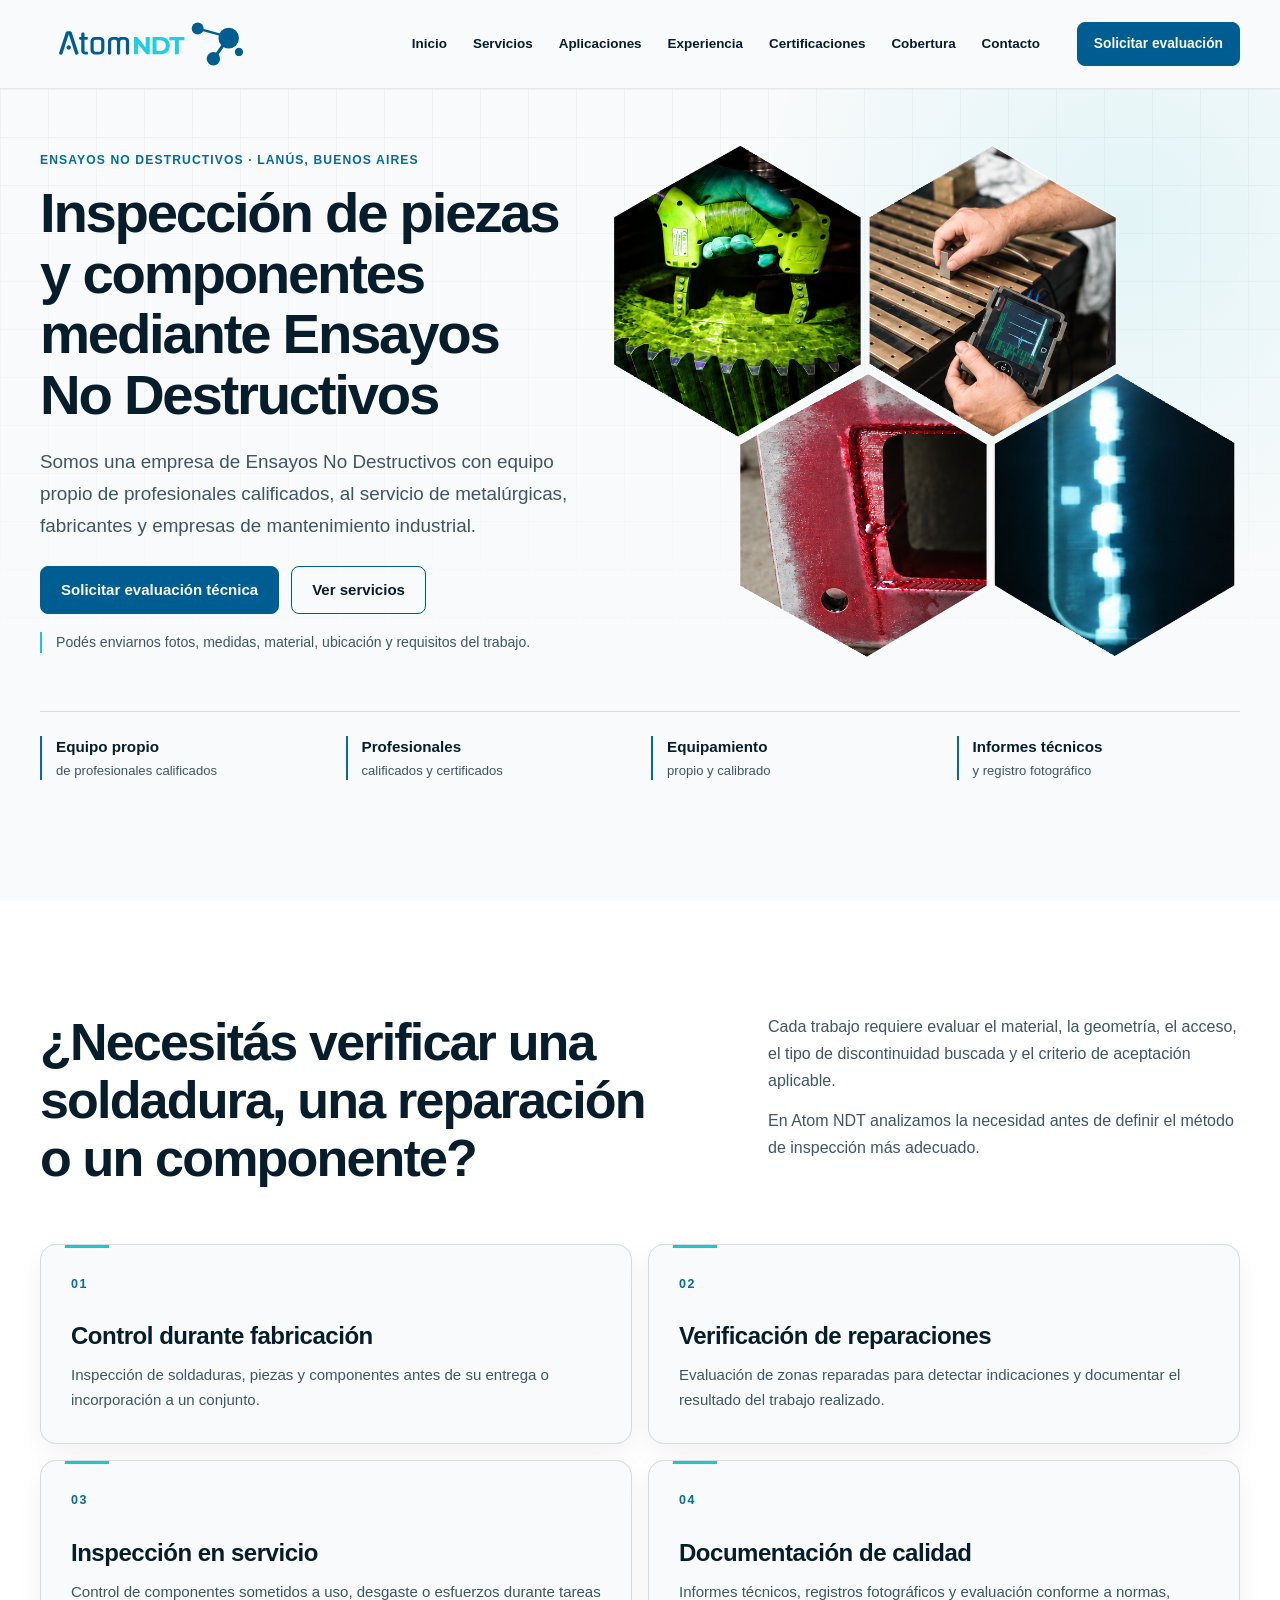
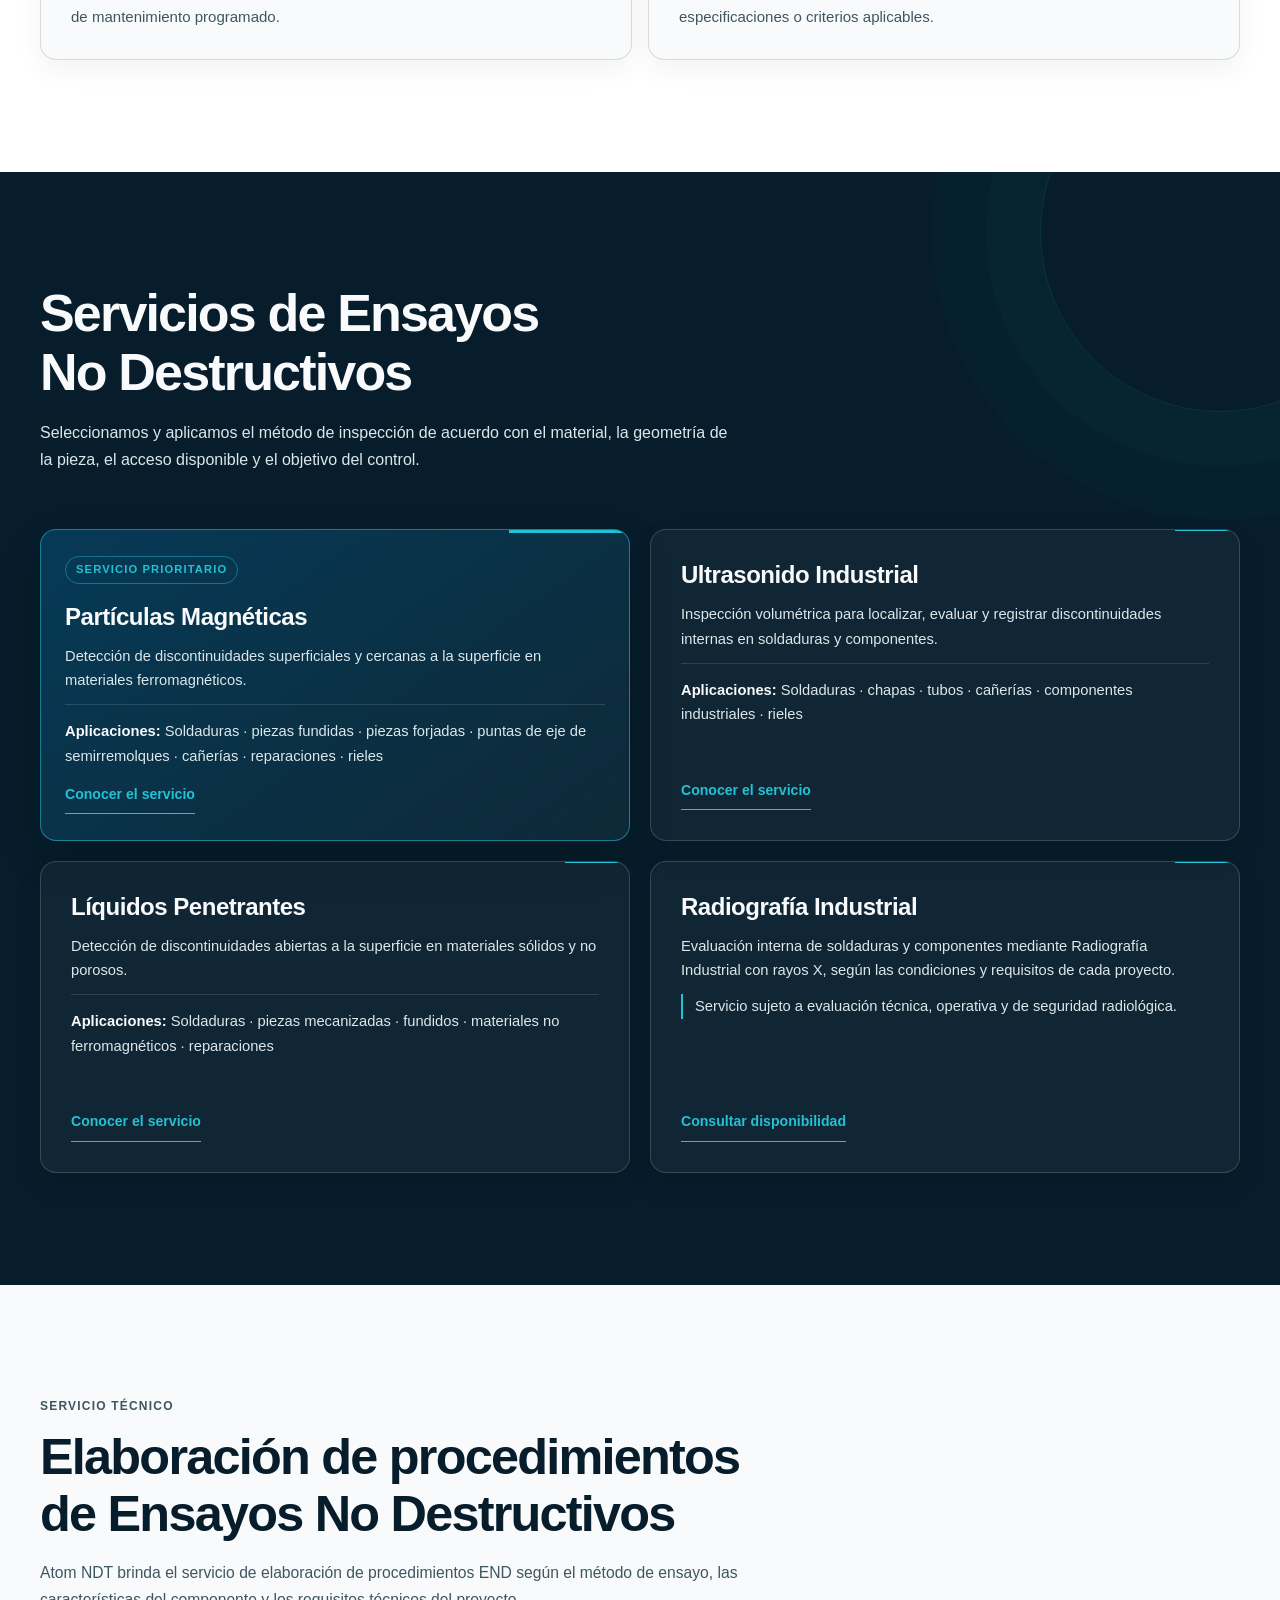
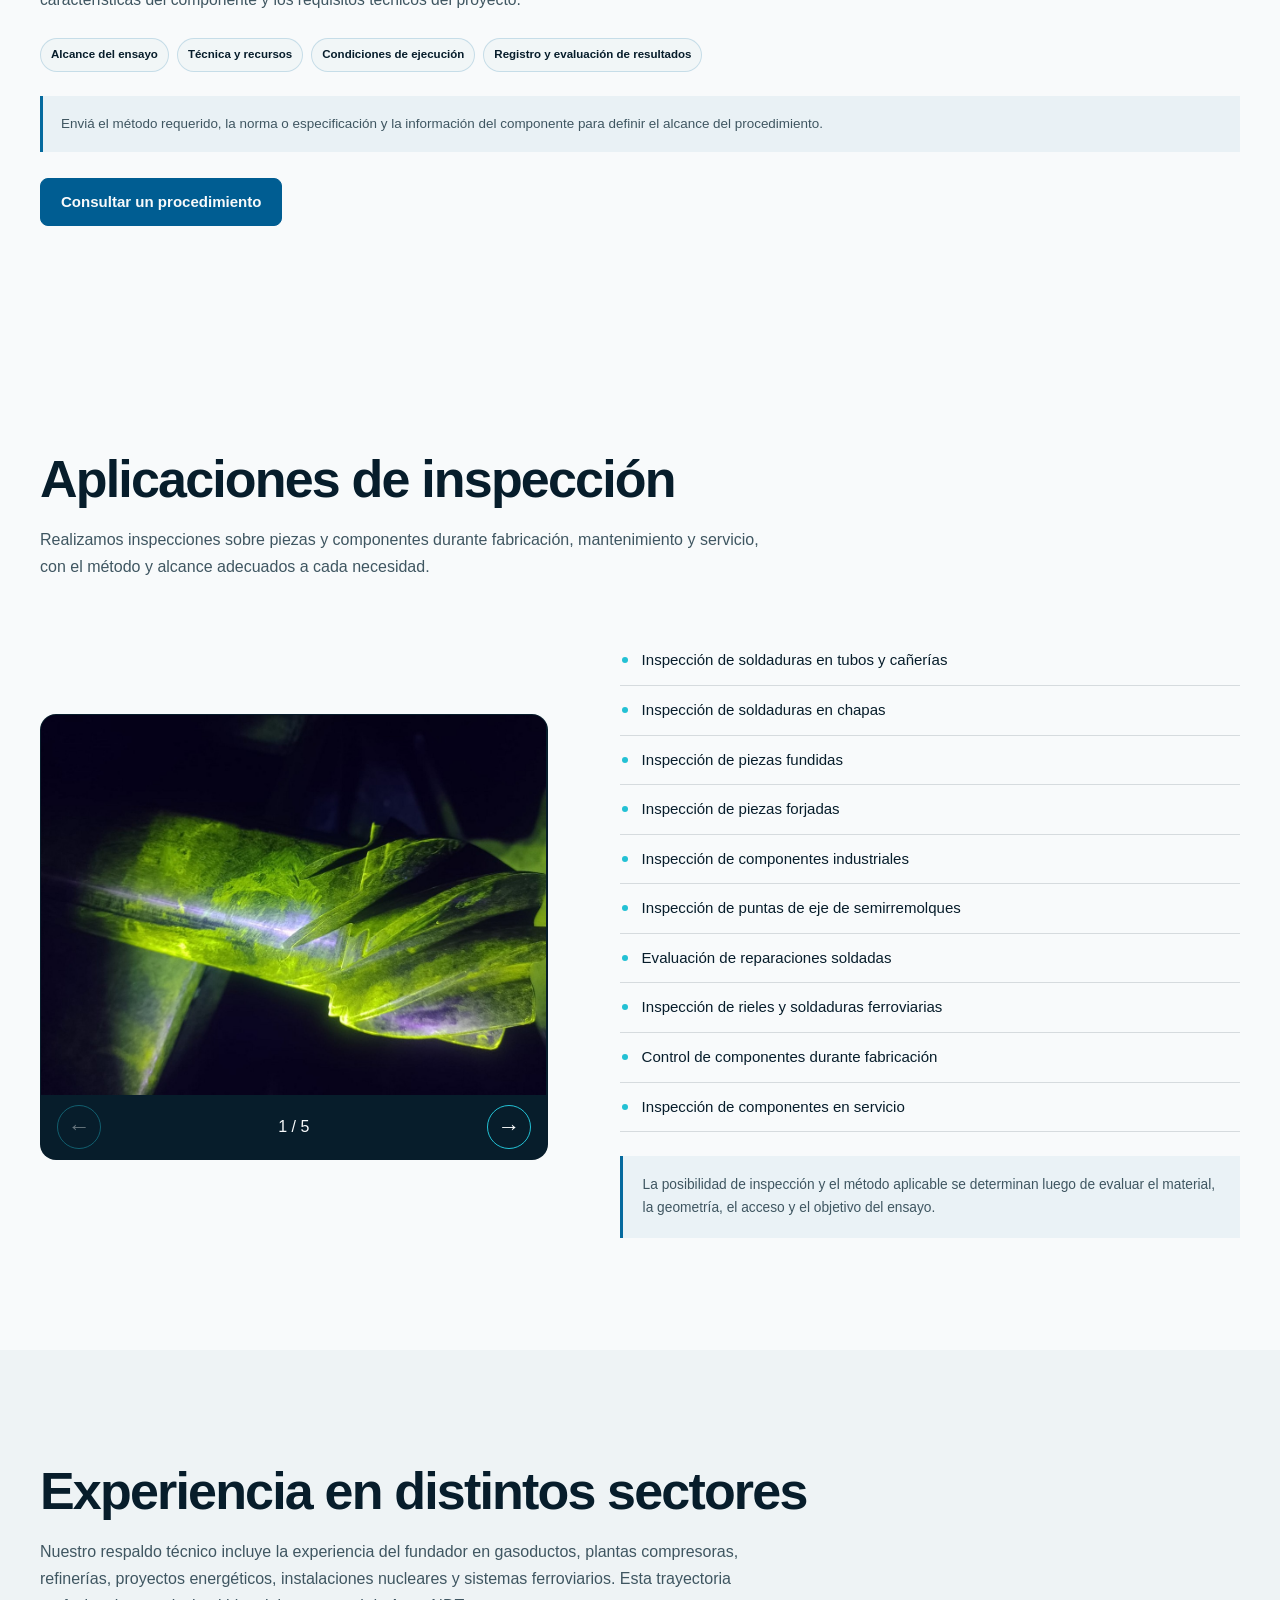
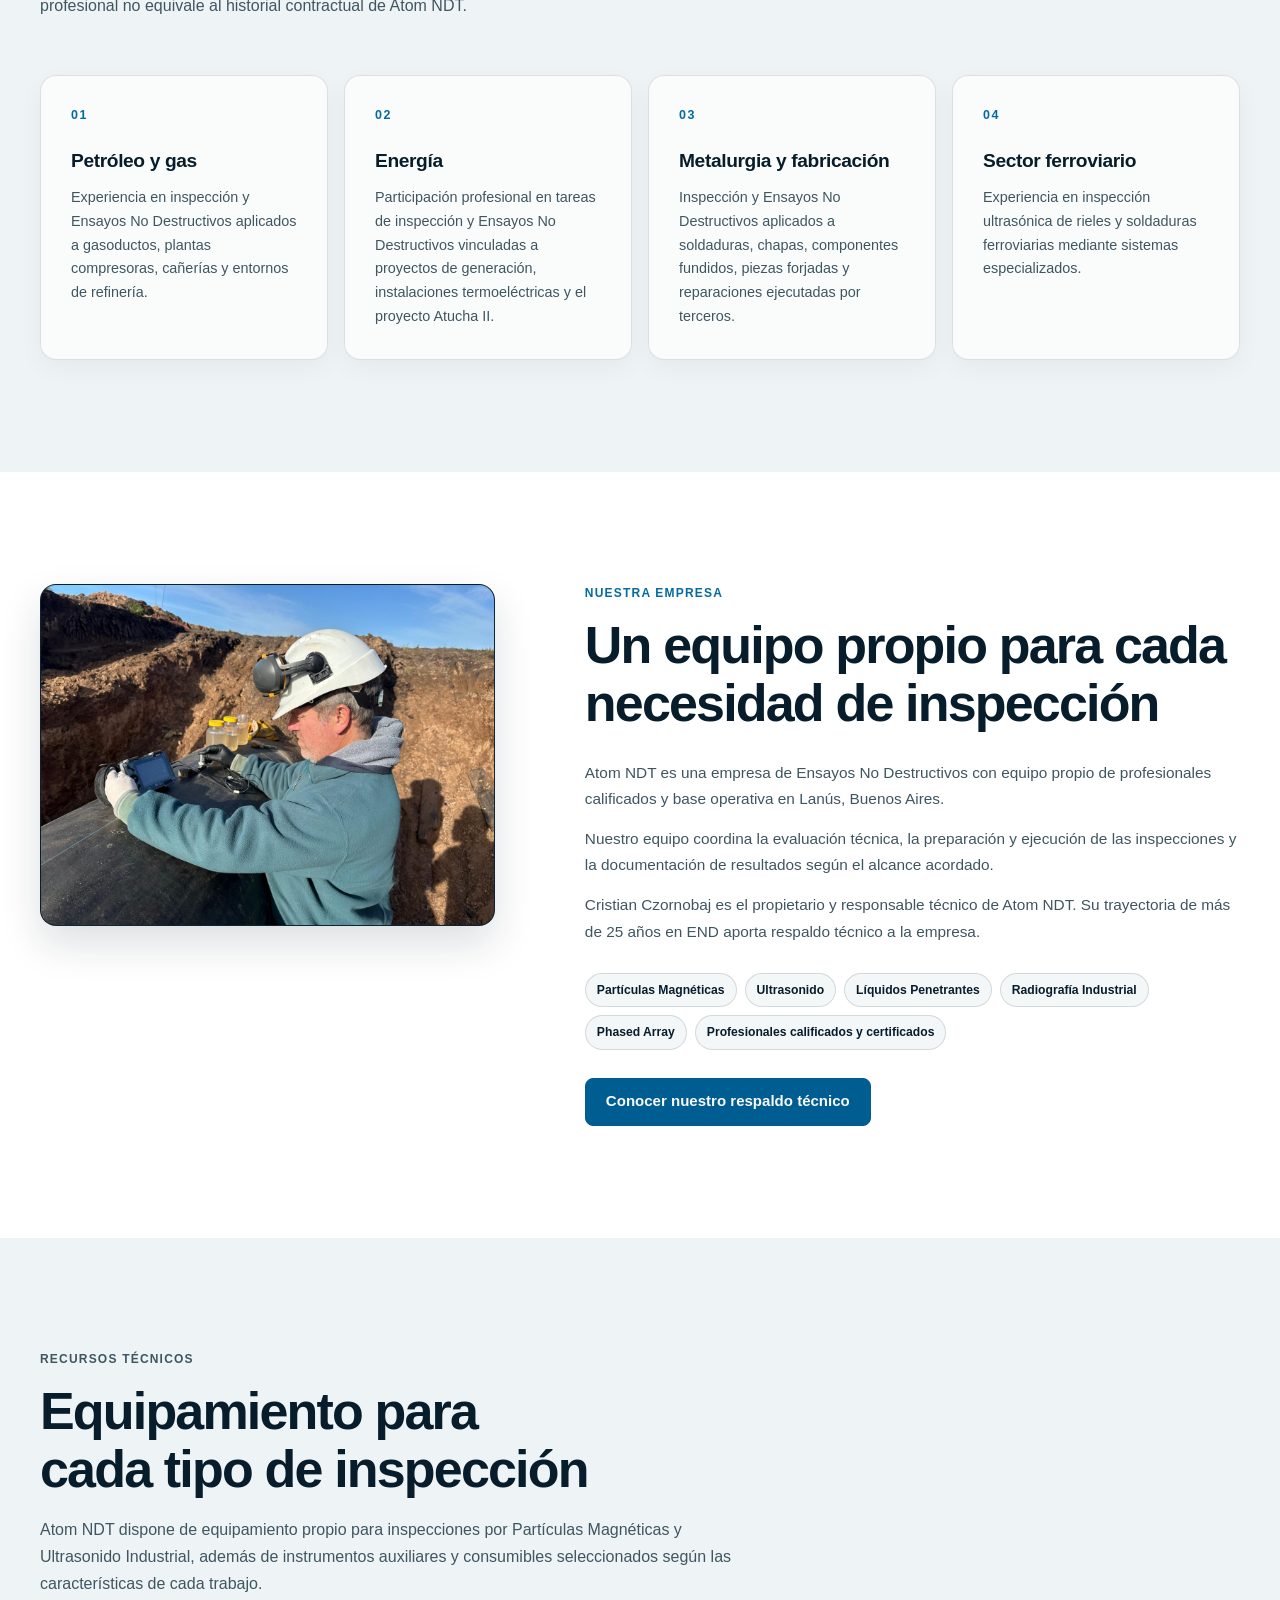
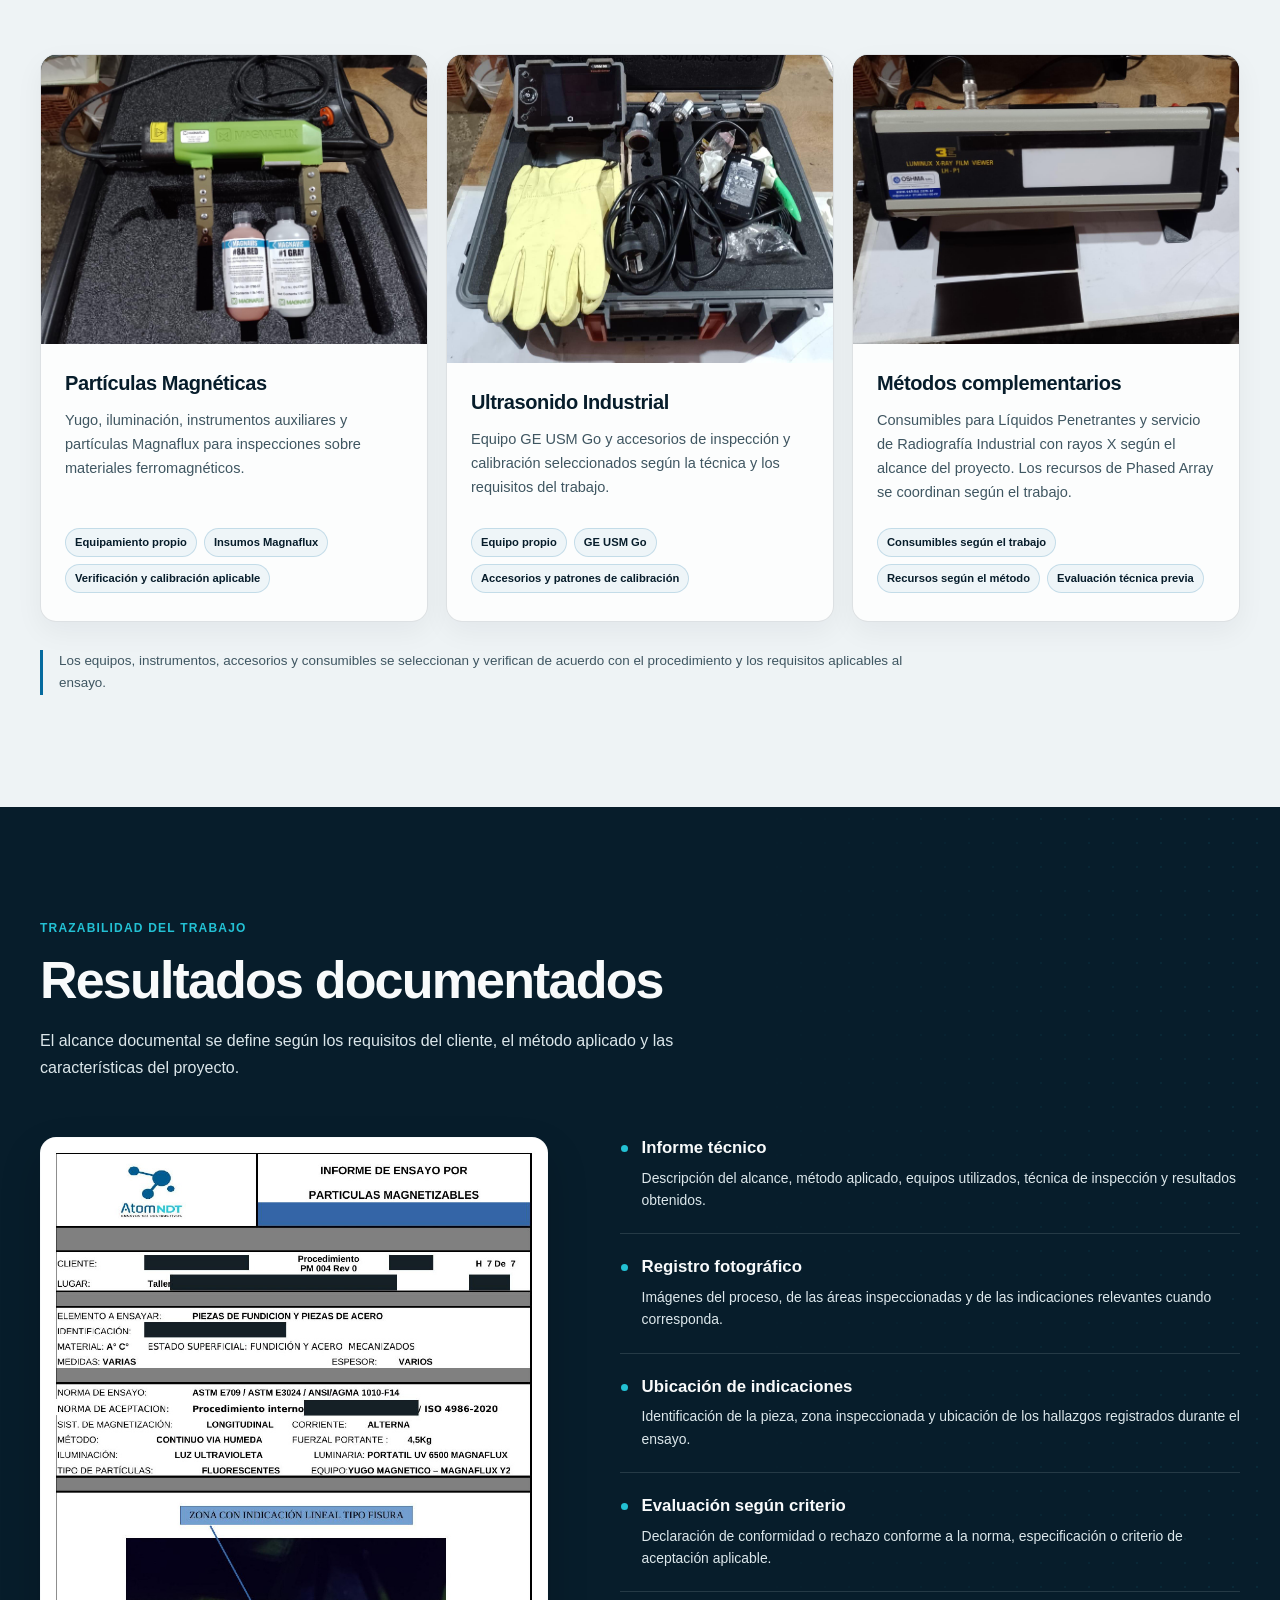
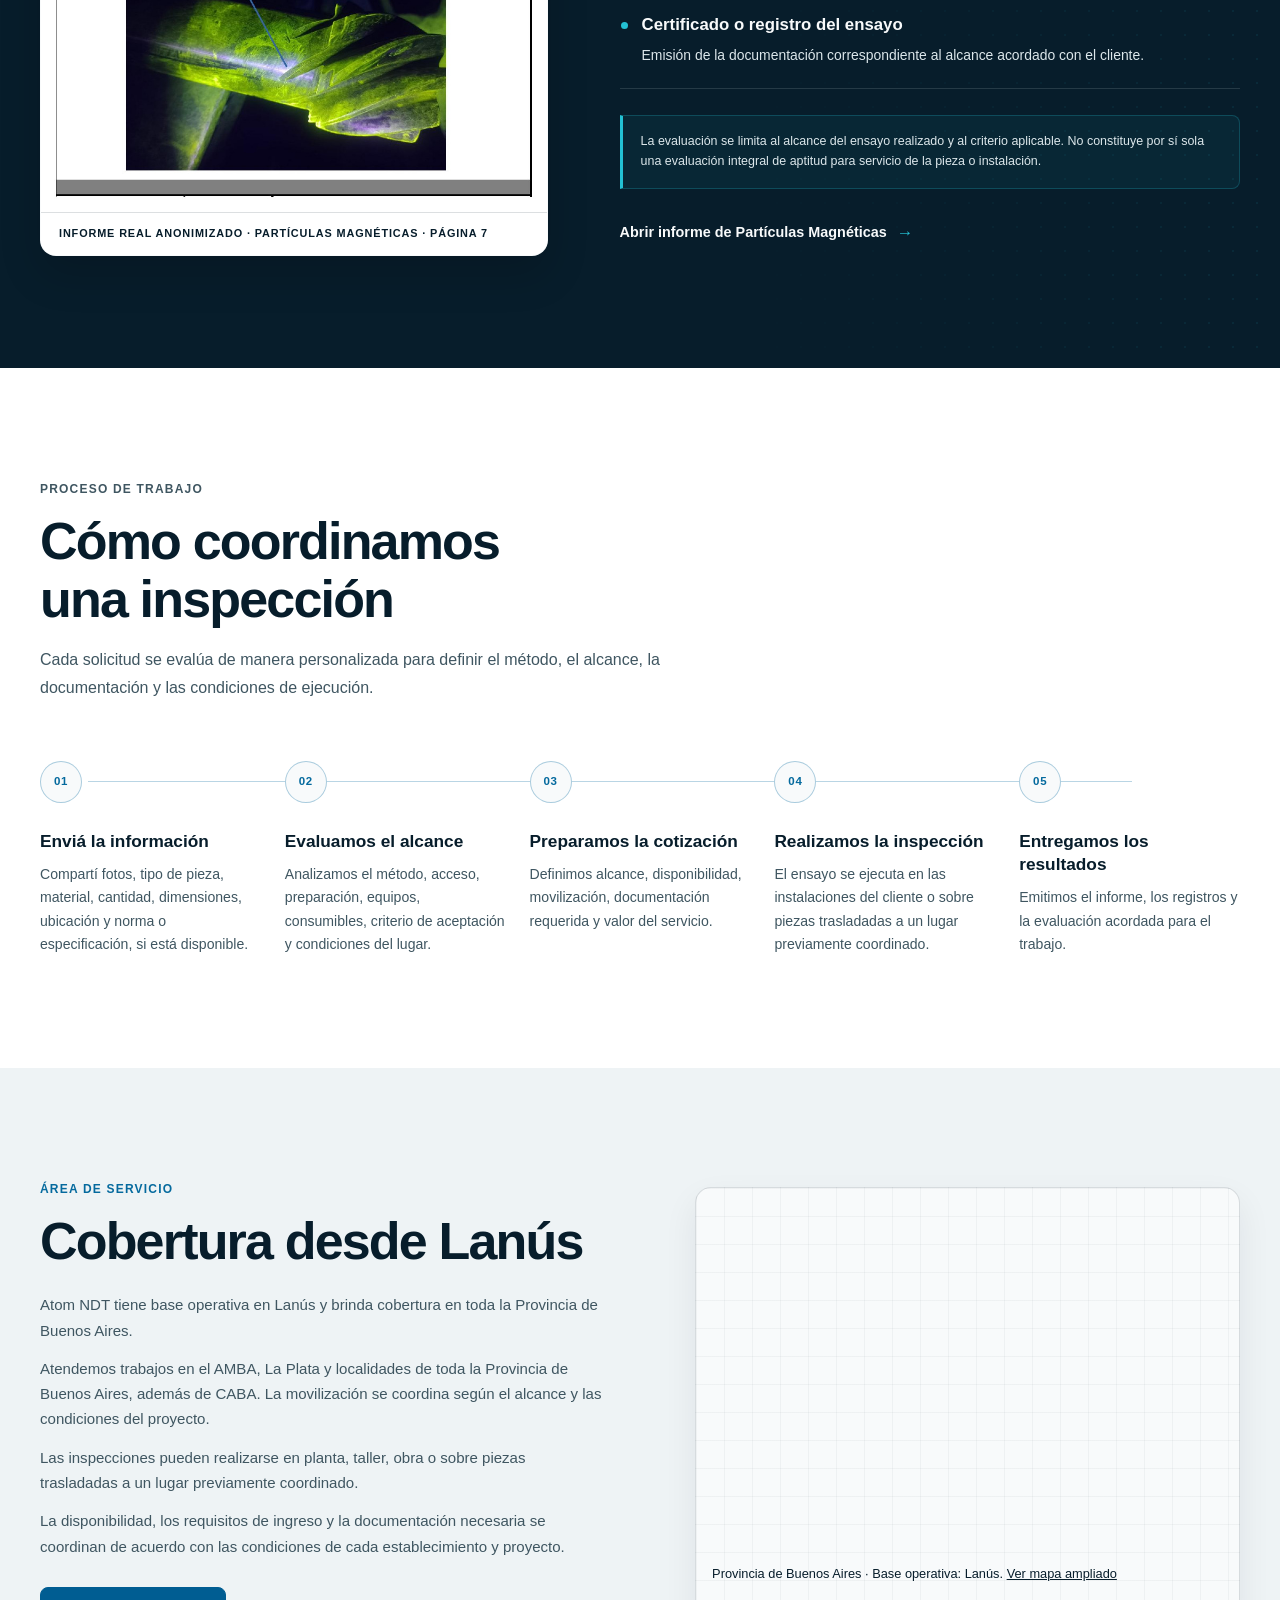
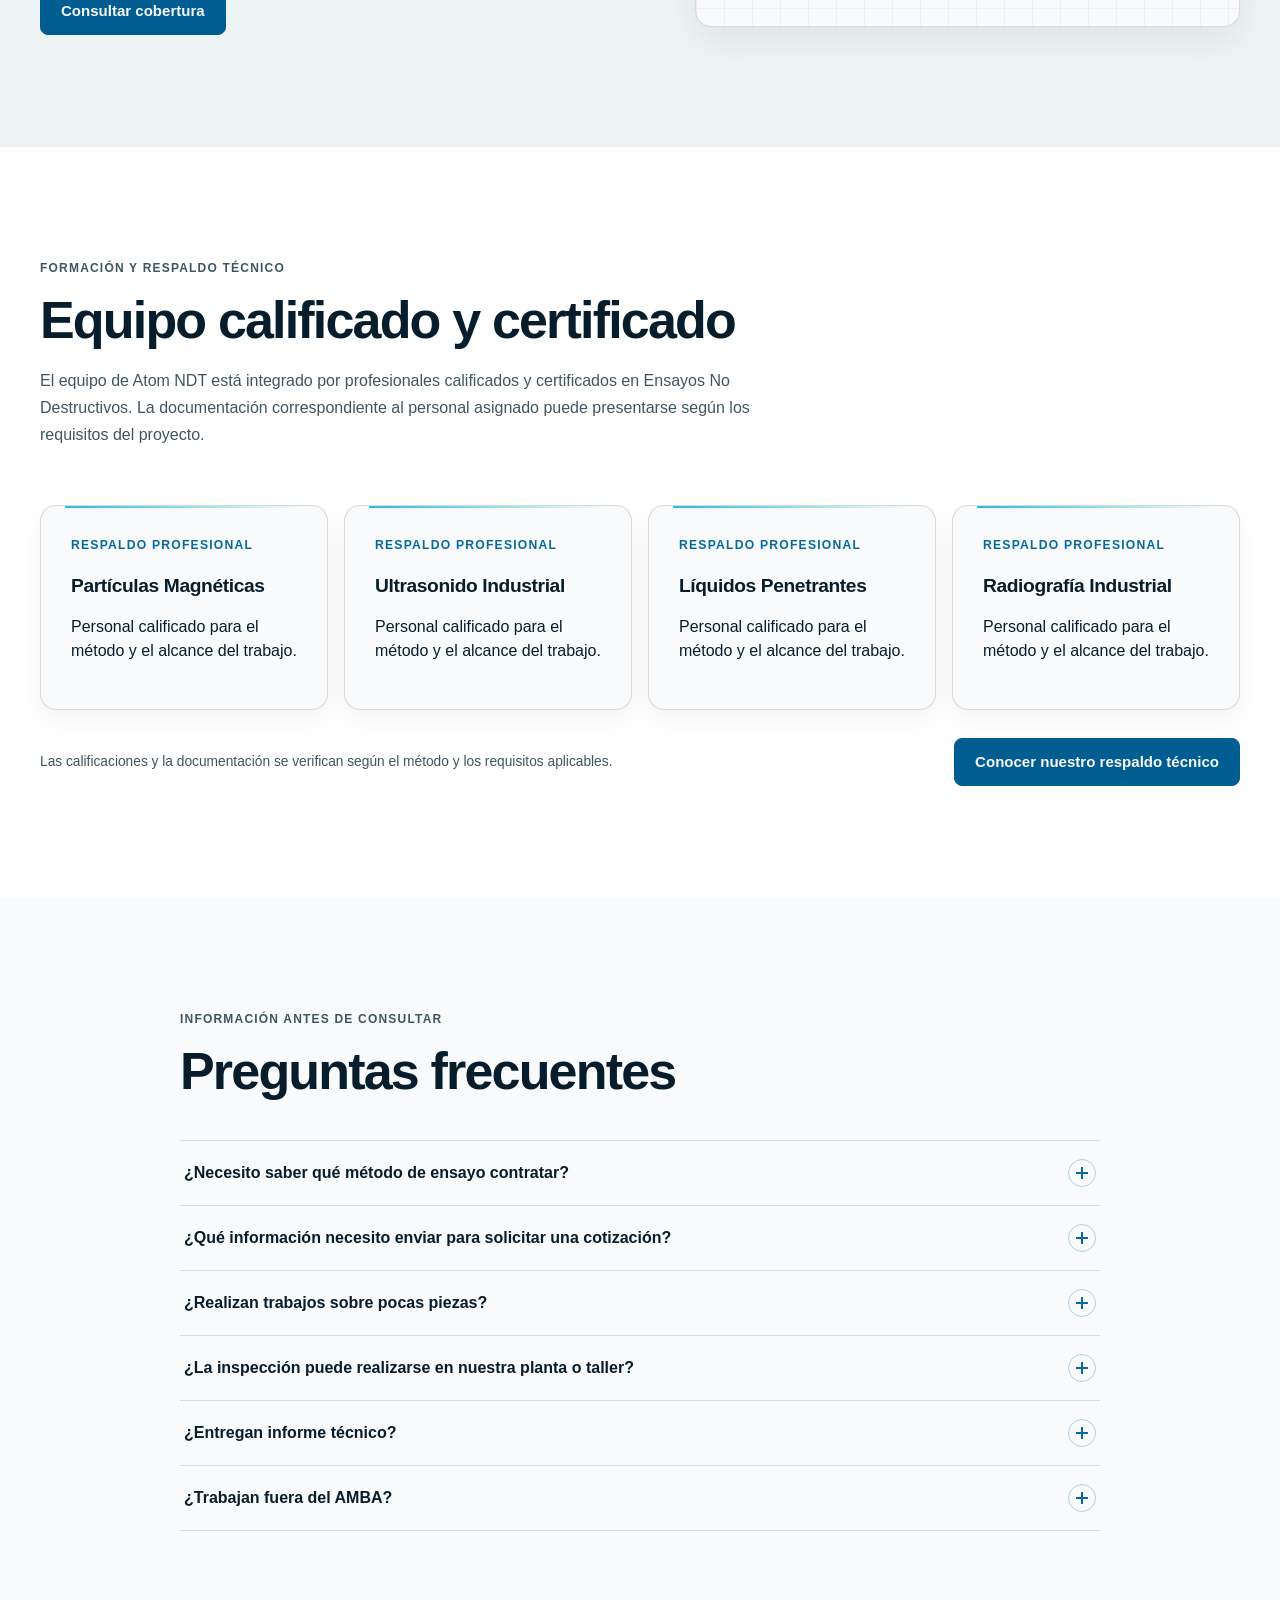
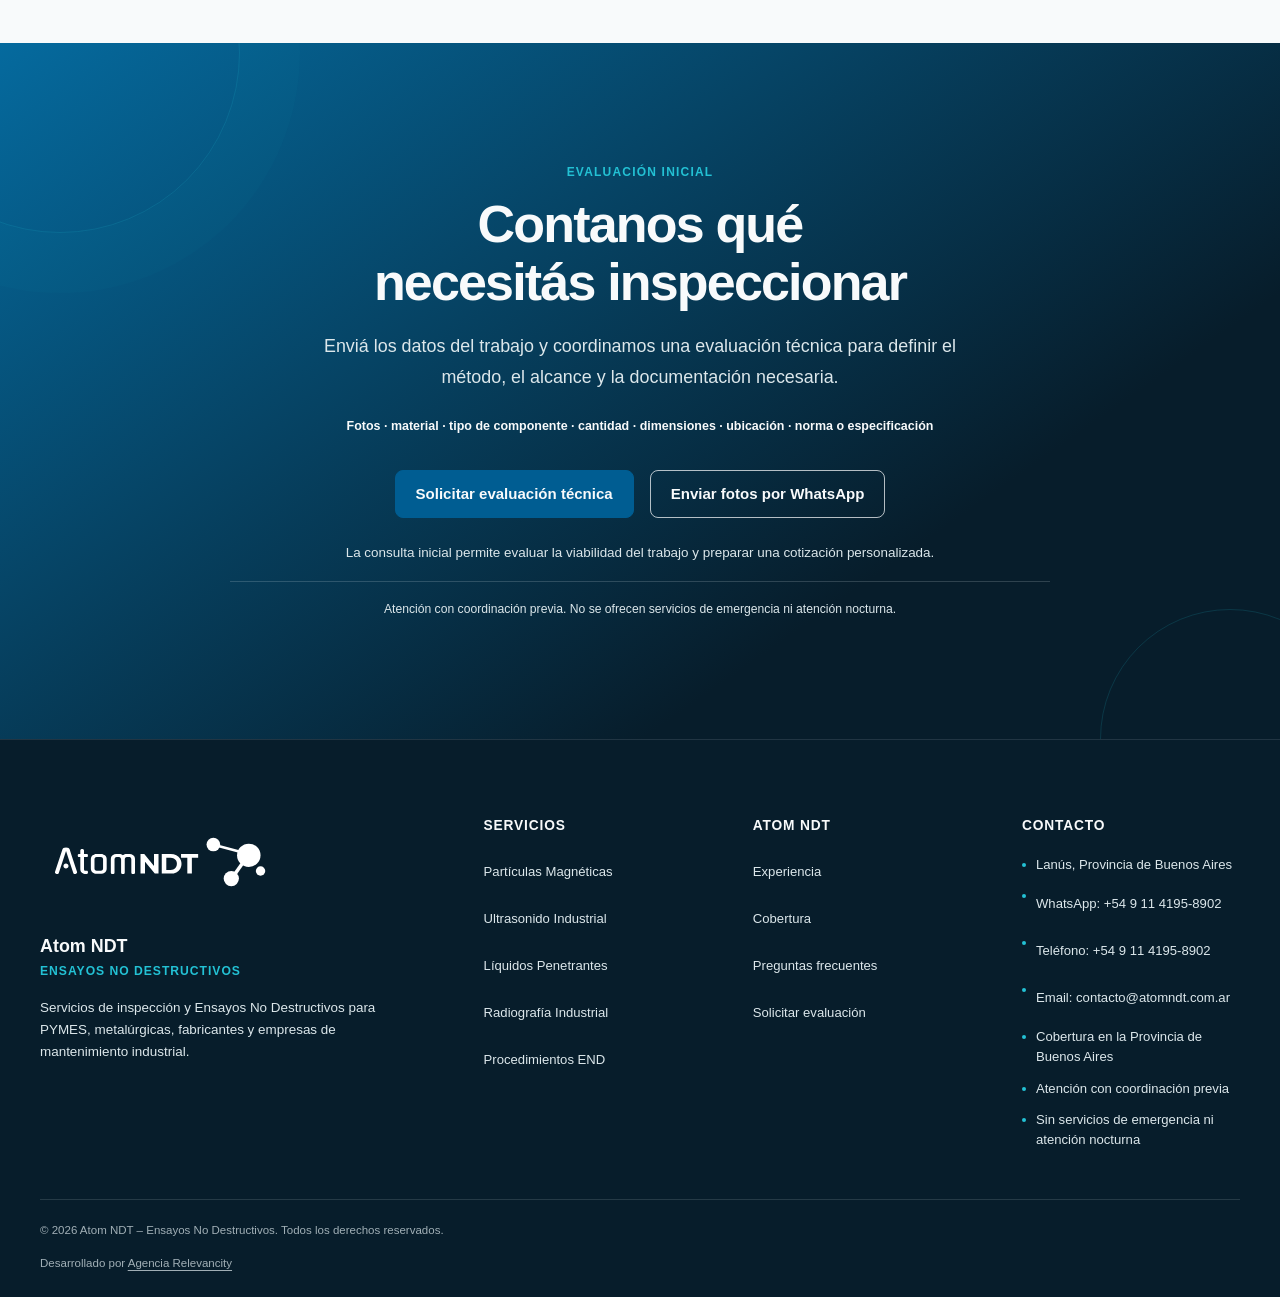
<file: index.html>
<!DOCTYPE html>
<html lang="es-AR">
<head>
  <meta charset="UTF-8">
  <meta name="viewport" content="width=device-width, initial-scale=1">
  <meta name="description" content="Servicios de Ensayos No Destructivos para PYMES, metalúrgicas, fabricantes y empresas de mantenimiento. Partículas Magnéticas, Ultrasonido, Líquidos Penetrantes y Radiografía Industrial con base en Lanús.">
  <meta name="robots" content="index, follow">
  <meta name="author" content="Atom NDT">

  <title>Atom NDT | Ensayos No Destructivos en Buenos Aires</title>

  <link rel="canonical" href="https://atomndt.com.ar/">
  <meta property="og:type" content="website">
  <meta property="og:locale" content="es_AR">
  <meta property="og:site_name" content="Atom NDT">
  <meta property="og:title" content="Atom NDT | Ensayos No Destructivos">
  <meta property="og:description" content="Inspección de soldaduras, piezas y componentes mediante Ensayos No Destructivos, con equipo propio de profesionales calificados y base operativa en Lanús.">
  <meta property="og:url" content="https://atomndt.com.ar/">
  <meta property="og:image" content="https://atomndt.com.ar/assets/images/og-atom-ndt.jpg">
  <meta property="og:image:secure_url" content="https://atomndt.com.ar/assets/images/og-atom-ndt.jpg">
  <meta property="og:image:type" content="image/jpeg">
  <meta property="og:image:width" content="1200">
  <meta property="og:image:height" content="630">
  <meta property="og:image:alt" content="Atom NDT – Ensayos No Destructivos">

  <meta name="twitter:card" content="summary_large_image">
  <meta name="twitter:title" content="Atom NDT | Ensayos No Destructivos">
  <meta name="twitter:description" content="Servicios de Ensayos No Destructivos para empresas industriales, con equipo propio desde Lanús.">
  <meta name="twitter:image" content="https://atomndt.com.ar/assets/images/og-atom-ndt.jpg">
  <meta name="twitter:image:alt" content="Atom NDT – Ensayos No Destructivos">

  <link rel="icon" type="image/png" href="assets/images/favicon-atomndt.png">
  <link rel="shortcut icon" type="image/png" href="assets/images/favicon-atomndt.png">
  <link rel="stylesheet" href="css/styles.css?v=20261007-cta-contrast">

  <script type="application/ld+json">
    {
      "@context": "https://schema.org",
      "@type": "ProfessionalService",
      "name": "Atom NDT",
      "alternateName": "Atom NDT – Ensayos No Destructivos",
      "url": "https://atomndt.com.ar/",
      "email": "contacto@atomndt.com.ar",
      "telephone": "+5491141958902",
      "description": "Servicios de Ensayos No Destructivos para empresas industriales.",
      "areaServed": [
        "Lanús",
        "Área Metropolitana de Buenos Aires",
        "Provincia de Buenos Aires"
      ],
      "address": {
        "@type": "PostalAddress",
        "addressLocality": "Lanús",
        "addressRegion": "Buenos Aires",
        "addressCountry": "AR"
      },
      "knowsAbout": [
        "Partículas Magnéticas",
        "Ultrasonido Industrial",
        "Líquidos Penetrantes",
        "Radiografía Industrial",
      "Elaboración de procedimientos END",
      "Inspección de puntas de eje de semirremolques"
      ]
    }
  </script>
</head>
<body>
  <header class="site-header" data-header>
    <div class="container header-inner">
      <a class="brand site-brand site-brand--header" href="#inicio" aria-label="Atom NDT — Inicio">
        <img class="site-brand__image site-brand__image--header" src="assets/images/logo-atom-ndt-header.svg" alt="Atom NDT – Ensayos No Destructivos" width="3276" height="1208">
      </a>

      <button class="menu-toggle" type="button" aria-label="Abrir menú" aria-expanded="false" aria-controls="primary-navigation" data-menu-toggle>
        <span aria-hidden="true"></span>
        <span aria-hidden="true"></span>
        <span aria-hidden="true"></span>
      </button>

      <nav class="primary-navigation" id="primary-navigation" aria-label="Navegación principal" data-navigation>
        <ul class="nav-list">
          <li><a href="#inicio">Inicio</a></li>
          <li><a href="#servicios">Servicios</a></li>
          <li><a href="#aplicaciones-industriales">Aplicaciones</a></li>
          <li><a href="#experiencia">Experiencia</a></li>
          <li><a href="#certificaciones">Certificaciones</a></li>
          <li><a href="#cobertura">Cobertura</a></li>
          <li><a href="#contacto">Contacto</a></li>
        </ul>
        <a class="button button-small nav-cta" href="https://wa.me/5491141958902?text=Hola%2C%20quisiera%20solicitar%20una%20evaluaci%C3%B3n%20t%C3%A9cnica%20para%20un%20trabajo%20de%20Ensayos%20No%20Destructivos." target="_blank" rel="noopener noreferrer">Solicitar evaluación</a>
      </nav>
    </div>
  </header>

  <main>
    <section class="hero" id="inicio">
      <div class="container hero-grid">
        <div class="hero-content">
          <p class="eyebrow">Ensayos No Destructivos <span aria-hidden="true">·</span> Lanús, Buenos Aires</p>
          <h1>Inspección de piezas y componentes mediante Ensayos No Destructivos</h1>
          <p class="hero-summary">Somos una empresa de Ensayos No Destructivos con equipo propio de profesionales calificados, al servicio de metalúrgicas, fabricantes y empresas de mantenimiento industrial.</p>

          <div class="hero-actions">
            <a class="button" href="https://wa.me/5491141958902?text=Hola%2C%20quisiera%20solicitar%20una%20evaluaci%C3%B3n%20t%C3%A9cnica%20para%20un%20trabajo%20de%20Ensayos%20No%20Destructivos." target="_blank" rel="noopener noreferrer">Solicitar evaluación técnica</a>
            <a class="button button-secondary" href="#servicios">Ver servicios</a>
          </div>

          <p class="hero-note">Podés enviarnos fotos, medidas, material, ubicación y requisitos del trabajo.</p>
        </div>

        <div class="hero-visual hero-visual--hexagonal">
          <img class="hero-hexagonal-image" src="assets/images/hero-ensayos-hexagonal-cropped.png" alt="Mosaico de inspecciones reales por Partículas Magnéticas, Ultrasonido, Líquidos Penetrantes y Radiografía Industrial" width="1148" height="950" fetchpriority="high">
        </div>
      </div>

      <div class="container">
        <ul class="hero-indicators" aria-label="Características destacadas">
          <li><strong>Equipo propio</strong><span>de profesionales calificados</span></li>
          <li><strong>Profesionales</strong><span>calificados y certificados</span></li>
          <li><strong>Equipamiento</strong><span>propio y calibrado</span></li>
          <li><strong>Informes técnicos</strong><span>y registro fotográfico</span></li>
        </ul>
      </div>
    </section>

    <section class="problems-section" id="necesidades" aria-labelledby="problems-title">
      <div class="container">
        <div class="section-heading problems-heading">
          <h2 id="problems-title">¿Necesitás verificar una soldadura, una reparación o un componente?</h2>
          <div class="section-introduction">
            <p>Cada trabajo requiere evaluar el material, la geometría, el acceso, el tipo de discontinuidad buscada y el criterio de aceptación aplicable.</p>
            <p>En Atom NDT analizamos la necesidad antes de definir el método de inspección más adecuado.</p>
          </div>
        </div>

        <div class="problems-grid">
          <article class="problem-card">
            <span class="card-number" aria-hidden="true">01</span>
            <h3>Control durante fabricación</h3>
            <p>Inspección de soldaduras, piezas y componentes antes de su entrega o incorporación a un conjunto.</p>
          </article>

          <article class="problem-card">
            <span class="card-number" aria-hidden="true">02</span>
            <h3>Verificación de reparaciones</h3>
            <p>Evaluación de zonas reparadas para detectar indicaciones y documentar el resultado del trabajo realizado.</p>
          </article>

          <article class="problem-card">
            <span class="card-number" aria-hidden="true">03</span>
            <h3>Inspección en servicio</h3>
            <p>Control de componentes sometidos a uso, desgaste o esfuerzos durante tareas de mantenimiento programado.</p>
          </article>

          <article class="problem-card">
            <span class="card-number" aria-hidden="true">04</span>
            <h3>Documentación de calidad</h3>
            <p>Informes técnicos, registros fotográficos y evaluación conforme a normas, especificaciones o criterios aplicables.</p>
          </article>
        </div>
      </div>
    </section>

    <section class="services-section" id="servicios" aria-labelledby="services-title">
      <div class="container">
        <div class="section-heading services-heading">
          <h2 id="services-title">Servicios de Ensayos No Destructivos</h2>
          <p>Seleccionamos y aplicamos el método de inspección de acuerdo con el material, la geometría de la pieza, el acceso disponible y el objetivo del control.</p>
        </div>

        <div class="services-grid">
          <article class="service-card service-card-primary">
            <p class="service-label">Servicio prioritario</p>
            <h3>Partículas Magnéticas</h3>
            <p>Detección de discontinuidades superficiales y cercanas a la superficie en materiales ferromagnéticos.</p>
            <p class="service-applications"><strong>Aplicaciones:</strong> Soldaduras · piezas fundidas · piezas forjadas · puntas de eje de semirremolques · cañerías · reparaciones · rieles</p>
            <a class="service-link" href="particulas-magneticas.html">Conocer el servicio</a>
          </article>

          <article class="service-card">
            <h3>Ultrasonido Industrial</h3>
            <p>Inspección volumétrica para localizar, evaluar y registrar discontinuidades internas en soldaduras y componentes.</p>
            <p class="service-applications"><strong>Aplicaciones:</strong> Soldaduras · chapas · tubos · cañerías · componentes industriales · rieles</p>
            <a class="service-link" href="ultrasonido-industrial.html">Conocer el servicio</a>
          </article>

          <article class="service-card">
            <h3>Líquidos Penetrantes</h3>
            <p>Detección de discontinuidades abiertas a la superficie en materiales sólidos y no porosos.</p>
            <p class="service-applications"><strong>Aplicaciones:</strong> Soldaduras · piezas mecanizadas · fundidos · materiales no ferromagnéticos · reparaciones</p>
            <a class="service-link" href="liquidos-penetrantes.html">Conocer el servicio</a>
          </article>

          <article class="service-card">
            <h3>Radiografía Industrial</h3>
            <p>Evaluación interna de soldaduras y componentes mediante Radiografía Industrial con rayos X, según las condiciones y requisitos de cada proyecto.</p>
            <p class="service-notice">Servicio sujeto a evaluación técnica, operativa y de seguridad radiológica.</p>
            <a class="service-link" href="radiografia-industrial.html">Consultar disponibilidad</a>
          </article>
        </div>
      </div>
    </section>

    <section class="service-detail-section" id="procedimientos-end"><div class="container"><div class="section-heading service-heading"><p class="section-kicker">Servicio técnico</p><h2>Elaboración de procedimientos de Ensayos No Destructivos</h2><p>Atom NDT brinda el servicio de elaboración de procedimientos END según el método de ensayo, las características del componente y los requisitos técnicos del proyecto.</p></div><ul class="service-tags"><li>Alcance del ensayo</li><li>Técnica y recursos</li><li>Condiciones de ejecución</li><li>Registro y evaluación de resultados</li></ul><p class="service-technical-note">Enviá el método requerido, la norma o especificación y la información del componente para definir el alcance del procedimiento.</p><div class="service-hero-actions"><a class="button" href="https://wa.me/5491141958902?text=Hola%2C%20quisiera%20consultar%20la%20elaboraci%C3%B3n%20de%20un%20procedimiento%20END." target="_blank" rel="noopener noreferrer">Consultar un procedimiento</a></div></div></section>
    <section class="applications-section" id="aplicaciones-industriales" aria-labelledby="applications-title">
      <div class="container">
        <div class="section-heading applications-heading">
          <h2 id="applications-title">Aplicaciones de inspección</h2>
          <p>Realizamos inspecciones sobre piezas y componentes durante fabricación, mantenimiento y servicio, con el método y alcance adecuados a cada necesidad.</p>
        </div>

        <div class="applications-layout">
          <div class="inspection-gallery" data-gallery role="region" aria-label="Fotografías de inspecciones" aria-roledescription="carrusel">
            <div class="inspection-gallery__track" id="inspection-photos" tabindex="0" aria-label="Fotos de inspecciones; usá las flechas para navegar">
              <img src="assets/images/aplicaciones-particulas-magneticas.webp" alt="Inspección de un componente dentado mediante Partículas Magnéticas fluorescentes bajo luz ultravioleta" width="1158" height="869" loading="lazy" decoding="async">
              <img src="assets/images/inspeccion-ultrasonido-campo-01.jpg" alt="Operador realizando una inspección por ultrasonido sobre una tubería en campo" width="1280" height="960" loading="lazy" decoding="async">
              <img src="assets/images/inspeccion-liquidos-penetrantes.jpg" alt="Ensayo por Líquidos Penetrantes sobre una pieza metálica" loading="lazy" decoding="async">
              <img src="assets/images/evaluacion-radiografica.jpg" alt="Observación de una película radiográfica industrial en un negatoscopio" loading="lazy" decoding="async">
              <img src="assets/images/inspeccion-ultrasonido-campo-02.jpg" alt="Inspección ultrasónica en la cara inferior de una tubería con una cuadrícula de medición" width="1280" height="960" loading="lazy" decoding="async">
            </div>
            <div class="inspection-gallery__controls" hidden>
              <button type="button" data-gallery-prev aria-label="Foto anterior" aria-controls="inspection-photos">←</button>
              <span data-gallery-status aria-live="polite" aria-atomic="true">1 / 5</span>
              <button type="button" data-gallery-next aria-label="Foto siguiente" aria-controls="inspection-photos">→</button>
            </div>
          </div>

          <div class="applications-content">
            <ul class="applications-list">
              <li>Inspección de soldaduras en tubos y cañerías</li>
              <li>Inspección de soldaduras en chapas</li>
              <li>Inspección de piezas fundidas</li>
              <li>Inspección de piezas forjadas</li>
              <li>Inspección de componentes industriales</li>
              <li>Inspección de puntas de eje de semirremolques</li>
              <li>Evaluación de reparaciones soldadas</li>
              <li>Inspección de rieles y soldaduras ferroviarias</li>
              <li>Control de componentes durante fabricación</li>
              <li>Inspección de componentes en servicio</li>
            </ul>
            <p class="technical-note">La posibilidad de inspección y el método aplicable se determinan luego de evaluar el material, la geometría, el acceso y el objetivo del ensayo.</p>
          </div>
        </div>
      </div>
    </section>

    <section class="sectors-section" id="sectores" aria-labelledby="sectors-title">
      <div class="container">
        <div class="section-heading sectors-heading">
          <h2 id="sectors-title">Experiencia en distintos sectores</h2>
          <p>Nuestro respaldo técnico incluye la experiencia del fundador en gasoductos, plantas compresoras, refinerías, proyectos energéticos, instalaciones nucleares y sistemas ferroviarios. Esta trayectoria profesional no equivale al historial contractual de Atom NDT.</p>
        </div>

        <div class="sectors-grid">
          <article class="sector-card">
            <span class="card-number" aria-hidden="true">01</span>
            <h3>Petróleo y gas</h3>
            <p>Experiencia en inspección y Ensayos No Destructivos aplicados a gasoductos, plantas compresoras, cañerías y entornos de refinería.</p>
          </article>

          <article class="sector-card">
            <span class="card-number" aria-hidden="true">02</span>
            <h3>Energía</h3>
            <p>Participación profesional en tareas de inspección y Ensayos No Destructivos vinculadas a proyectos de generación, instalaciones termoeléctricas y el proyecto Atucha II.</p>
          </article>

          <article class="sector-card">
            <span class="card-number" aria-hidden="true">03</span>
            <h3>Metalurgia y fabricación</h3>
            <p>Inspección y Ensayos No Destructivos aplicados a soldaduras, chapas, componentes fundidos, piezas forjadas y reparaciones ejecutadas por terceros.</p>
          </article>

          <article class="sector-card">
            <span class="card-number" aria-hidden="true">04</span>
            <h3>Sector ferroviario</h3>
            <p>Experiencia en inspección ultrasónica de rieles y soldaduras ferroviarias mediante sistemas especializados.</p>
          </article>
        </div>
      </div>
    </section>

    <section class="professional-section" id="experiencia" aria-labelledby="professional-title">
      <div class="container professional-grid">
        <div class="professional-intro">
          <p class="section-kicker">Nuestra empresa</p>
          <h2 id="professional-title">Un equipo propio para cada necesidad de inspección</h2>
        </div>

        <div class="professional-visual professional-visual--company">
          <img src="assets/images/inspeccion-ultrasonido-campo-01.jpg" alt="Inspección ultrasónica de una tubería en campo" width="1280" height="960" loading="lazy" decoding="async">
        </div>

        <div class="professional-details">
          <div class="professional-copy">
            <p>Atom NDT es una empresa de Ensayos No Destructivos con equipo propio de profesionales calificados y base operativa en Lanús, Buenos Aires.</p>
            <p>Nuestro equipo coordina la evaluación técnica, la preparación y ejecución de las inspecciones y la documentación de resultados según el alcance acordado.</p>
            <p>Cristian Czornobaj es el propietario y responsable técnico de Atom NDT. Su trayectoria de más de 25 años en END aporta respaldo técnico a la empresa.</p>
          </div>

          <ul class="qualifications-list" aria-label="Métodos y respaldo profesional">
            <li>Partículas Magnéticas</li>
            <li>Ultrasonido</li>
            <li>Líquidos Penetrantes</li>
            <li>Radiografía Industrial</li>
            <li>Phased Array</li>
            <li>Profesionales calificados y certificados</li>
          </ul>

          <a class="button professional-link" href="experiencia.html">Conocer nuestro respaldo técnico</a>
        </div>
      </div>
    </section>

    <section class="equipment-section" id="equipamiento" aria-labelledby="equipment-title">
      <div class="container">
        <div class="section-heading equipment-heading">
          <p class="section-kicker">Recursos técnicos</p>
          <h2 id="equipment-title">Equipamiento para cada tipo de inspección</h2>
          <p>Atom NDT dispone de equipamiento propio para inspecciones por Partículas Magnéticas y Ultrasonido Industrial, además de instrumentos auxiliares y consumibles seleccionados según las características de cada trabajo.</p>
        </div>

        <div class="equipment-grid">
          <article class="equipment-card">
            <div class="equipment-photo">
              <img src="assets/images/equipo-particulas-magneticas.jpg" alt="Yugo Magnaflux y consumibles Magnavis para Partículas Magnéticas en su maleta" width="1000" height="750" loading="lazy" decoding="async">
            </div>
            <div class="equipment-card-content">
              <h3>Partículas Magnéticas</h3>
              <p>Yugo, iluminación, instrumentos auxiliares y partículas Magnaflux para inspecciones sobre materiales ferromagnéticos.</p>
              <ul class="equipment-tags" aria-label="Características del equipamiento">
                <li>Equipamiento propio</li>
                <li>Insumos Magnaflux</li>
                <li>Verificación y calibración aplicable</li>
              </ul>
            </div>
          </article>

          <article class="equipment-card">
            <div class="equipment-photo equipment-photo--us-detail">
              <img src="assets/images/equipo-ultrasonido.jpg" alt="Equipo USM Go con transductores, cables y accesorios en su maleta" width="750" height="1000" loading="lazy" decoding="async">
            </div>
            <div class="equipment-card-content">
              <h3>Ultrasonido Industrial</h3>
              <p>Equipo GE USM Go y accesorios de inspección y calibración seleccionados según la técnica y los requisitos del trabajo.</p>
              <ul class="equipment-tags" aria-label="Características del equipamiento">
                <li>Equipo propio</li>
                <li>GE USM Go</li>
                <li>Accesorios y patrones de calibración</li>
              </ul>
            </div>
          </article>

          <article class="equipment-card equipment-card-coordinated">
            <div class="equipment-photo">
              <img src="assets/images/negatoscopio-industrial.jpg" alt="Negatoscopio para la observación de películas radiográficas industriales" width="1000" height="750" loading="lazy" decoding="async">
            </div>
            <div class="equipment-card-content">
              <h3>Métodos complementarios</h3>
              <p>Consumibles para Líquidos Penetrantes y servicio de Radiografía Industrial con rayos X según el alcance del proyecto. Los recursos de Phased Array se coordinan según el trabajo.</p>
              <ul class="equipment-tags" aria-label="Características de los recursos">
                <li>Consumibles según el trabajo</li>
                <li>Recursos según el método</li>
                <li>Evaluación técnica previa</li>
              </ul>
            </div>
          </article>
        </div>

        <p class="equipment-note">Los equipos, instrumentos, accesorios y consumibles se seleccionan y verifican de acuerdo con el procedimiento y los requisitos aplicables al ensayo.</p>
      </div>
    </section>

    <section class="results-section" id="resultados" aria-labelledby="results-title">
      <div class="container">
        <div class="section-heading results-heading">
          <p class="section-kicker">Trazabilidad del trabajo</p>
          <h2 id="results-title">Resultados documentados</h2>
          <p>El alcance documental se define según los requisitos del cliente, el método aplicado y las características del proyecto.</p>
        </div>

        <div class="results-layout">
          <figure class="report-preview">
            <img src="assets/images/informe-particulas-magnetizables-preview.jpg" alt="Página anonimizada de un informe de Partículas Magnéticas con una indicación lineal tipo fisura">
            <figcaption>Informe real anonimizado · Partículas Magnéticas · Página 7</figcaption>
          </figure>

          <div class="results-content">
            <ul class="deliverables-list">
              <li>
                <h3>Informe técnico</h3>
                <p>Descripción del alcance, método aplicado, equipos utilizados, técnica de inspección y resultados obtenidos.</p>
              </li>
              <li>
                <h3>Registro fotográfico</h3>
                <p>Imágenes del proceso, de las áreas inspeccionadas y de las indicaciones relevantes cuando corresponda.</p>
              </li>
              <li>
                <h3>Ubicación de indicaciones</h3>
                <p>Identificación de la pieza, zona inspeccionada y ubicación de los hallazgos registrados durante el ensayo.</p>
              </li>
              <li>
                <h3>Evaluación según criterio</h3>
                <p>Declaración de conformidad o rechazo conforme a la norma, especificación o criterio de aceptación aplicable.</p>
              </li>
              <li>
                <h3>Certificado o registro del ensayo</h3>
                <p>Emisión de la documentación correspondiente al alcance acordado con el cliente.</p>
              </li>
            </ul>
            <p class="results-note">La evaluación se limita al alcance del ensayo realizado y al criterio aplicable. No constituye por sí sola una evaluación integral de aptitud para servicio de la pieza o instalación.</p>
            <a class="results-proof-link" href="assets/documents/informe-publico-particulas-magnetizables.pdf" target="_blank" rel="noopener">Abrir informe de Partículas Magnéticas</a>
          </div>
        </div>
      </div>
    </section>

    <section class="process-section" id="proceso" aria-labelledby="process-title">
      <div class="container">
        <div class="section-heading process-heading">
          <p class="section-kicker">Proceso de trabajo</p>
          <h2 id="process-title">Cómo coordinamos una inspección</h2>
          <p>Cada solicitud se evalúa de manera personalizada para definir el método, el alcance, la documentación y las condiciones de ejecución.</p>
        </div>

        <ol class="process-list">
          <li>
            <article class="process-step">
              <span class="process-number" aria-hidden="true">01</span>
              <h3>Enviá la información</h3>
              <p>Compartí fotos, tipo de pieza, material, cantidad, dimensiones, ubicación y norma o especificación, si está disponible.</p>
            </article>
          </li>
          <li>
            <article class="process-step">
              <span class="process-number" aria-hidden="true">02</span>
              <h3>Evaluamos el alcance</h3>
              <p>Analizamos el método, acceso, preparación, equipos, consumibles, criterio de aceptación y condiciones del lugar.</p>
            </article>
          </li>
          <li>
            <article class="process-step">
              <span class="process-number" aria-hidden="true">03</span>
              <h3>Preparamos la cotización</h3>
              <p>Definimos alcance, disponibilidad, movilización, documentación requerida y valor del servicio.</p>
            </article>
          </li>
          <li>
            <article class="process-step">
              <span class="process-number" aria-hidden="true">04</span>
              <h3>Realizamos la inspección</h3>
              <p>El ensayo se ejecuta en las instalaciones del cliente o sobre piezas trasladadas a un lugar previamente coordinado.</p>
            </article>
          </li>
          <li>
            <article class="process-step">
              <span class="process-number" aria-hidden="true">05</span>
              <h3>Entregamos los resultados</h3>
              <p>Emitimos el informe, los registros y la evaluación acordada para el trabajo.</p>
            </article>
          </li>
        </ol>
      </div>
    </section>

    <section class="coverage-section" id="cobertura" aria-labelledby="coverage-title">
      <div class="container coverage-layout">
        <div class="coverage-content">
          <p class="section-kicker">Área de servicio</p>
          <h2 id="coverage-title">Cobertura desde Lanús</h2>
          <div class="coverage-copy">
            <p>Atom NDT tiene base operativa en Lanús y brinda cobertura en toda la Provincia de Buenos Aires.</p>
            <p>Atendemos trabajos en el AMBA, La Plata y localidades de toda la Provincia de Buenos Aires, además de CABA. La movilización se coordina según el alcance y las condiciones del proyecto.</p>
            <p>Las inspecciones pueden realizarse en planta, taller, obra o sobre piezas trasladadas a un lugar previamente coordinado.</p>
            <p>La disponibilidad, los requisitos de ingreso y la documentación necesaria se coordinan de acuerdo con las condiciones de cada establecimiento y proyecto.</p>
          </div>
          <a class="button coverage-link" href="https://wa.me/5491141958902?text=Hola%2C%20quisiera%20solicitar%20una%20evaluaci%C3%B3n%20t%C3%A9cnica%20para%20un%20trabajo%20de%20Ensayos%20No%20Destructivos." target="_blank" rel="noopener noreferrer">Consultar cobertura</a>
        </div>

        <figure class="coverage-map coverage-map--geographic">
          <iframe title="Mapa de la Provincia de Buenos Aires con referencia en Lanús" src="https://www.openstreetmap.org/export/embed.html?bbox=-63.5%2C-41.2%2C-56.5%2C-33.1&amp;layer=mapnik&amp;marker=-34.7%2C-58.4" loading="lazy"></iframe>
          <figcaption>Provincia de Buenos Aires · Base operativa: Lanús. <a href="https://www.openstreetmap.org/#map=6/-37.1/-60.0" target="_blank" rel="noopener noreferrer">Ver mapa ampliado</a></figcaption>
        </figure>
      </div>
    </section>

    <section class="certifications-section" id="certificaciones" aria-labelledby="certifications-title"><div class="container"><div class="section-heading certifications-heading"><p class="section-kicker">Formación y respaldo técnico</p><h2 id="certifications-title">Equipo calificado y certificado</h2><p>El equipo de Atom NDT está integrado por profesionales calificados y certificados en Ensayos No Destructivos. La documentación correspondiente al personal asignado puede presentarse según los requisitos del proyecto.</p></div><div class="certifications-grid"><article class="certification-card"><p class="certification-level">Respaldo profesional</p><h3>Partículas Magnéticas</h3><p>Personal calificado para el método y el alcance del trabajo.</p></article><article class="certification-card"><p class="certification-level">Respaldo profesional</p><h3>Ultrasonido Industrial</h3><p>Personal calificado para el método y el alcance del trabajo.</p></article><article class="certification-card"><p class="certification-level">Respaldo profesional</p><h3>Líquidos Penetrantes</h3><p>Personal calificado para el método y el alcance del trabajo.</p></article><article class="certification-card"><p class="certification-level">Respaldo profesional</p><h3>Radiografía Industrial</h3><p>Personal calificado para el método y el alcance del trabajo.</p></article></div><div class="certifications-footer"><p>Las calificaciones y la documentación se verifican según el método y los requisitos aplicables.</p><a class="button" href="experiencia.html#certificaciones-profesionales">Conocer nuestro respaldo técnico</a></div></div></section>

    <section class="faq-section" id="preguntas-frecuentes" aria-labelledby="faq-title">
      <div class="container faq-container">
        <div class="section-heading faq-heading">
          <p class="section-kicker">Información antes de consultar</p>
          <h2 id="faq-title">Preguntas frecuentes</h2>
        </div>

        <div class="faq-list" data-faq>
          <article class="faq-item">
            <h3>
              <button type="button" id="faq-question-1" aria-expanded="true" aria-controls="faq-answer-1" data-faq-trigger>
                <span>¿Necesito saber qué método de ensayo contratar?</span>
                <span class="faq-symbol" aria-hidden="true"></span>
              </button>
            </h3>
            <div class="faq-answer" id="faq-answer-1" role="region" aria-labelledby="faq-question-1">
              <p>No necesariamente. Podés enviarnos la información del componente y el objetivo de la inspección para realizar una evaluación inicial.</p>
            </div>
          </article>

          <article class="faq-item">
            <h3>
              <button type="button" id="faq-question-2" aria-expanded="true" aria-controls="faq-answer-2" data-faq-trigger>
                <span>¿Qué información necesito enviar para solicitar una cotización?</span>
                <span class="faq-symbol" aria-hidden="true"></span>
              </button>
            </h3>
            <div class="faq-answer" id="faq-answer-2" role="region" aria-labelledby="faq-question-2">
              <p>Fotos, material, tipo de componente, cantidad, dimensiones, ubicación, fecha requerida y norma o especificación, cuando corresponda.</p>
            </div>
          </article>

          <article class="faq-item">
            <h3>
              <button type="button" id="faq-question-3" aria-expanded="true" aria-controls="faq-answer-3" data-faq-trigger>
                <span>¿Realizan trabajos sobre pocas piezas?</span>
                <span class="faq-symbol" aria-hidden="true"></span>
              </button>
            </h3>
            <div class="faq-answer" id="faq-answer-3" role="region" aria-labelledby="faq-question-3">
              <p>Sí. Se evalúan tanto inspecciones puntuales como trabajos de mayor alcance.</p>
            </div>
          </article>

          <article class="faq-item">
            <h3>
              <button type="button" id="faq-question-4" aria-expanded="true" aria-controls="faq-answer-4" data-faq-trigger>
                <span>¿La inspección puede realizarse en nuestra planta o taller?</span>
                <span class="faq-symbol" aria-hidden="true"></span>
              </button>
            </h3>
            <div class="faq-answer" id="faq-answer-4" role="region" aria-labelledby="faq-question-4">
              <p>Sí. También puede coordinarse la inspección sobre piezas trasladadas a un lugar previamente acordado.</p>
            </div>
          </article>

          <article class="faq-item">
            <h3>
              <button type="button" id="faq-question-5" aria-expanded="true" aria-controls="faq-answer-5" data-faq-trigger>
                <span>¿Entregan informe técnico?</span>
                <span class="faq-symbol" aria-hidden="true"></span>
              </button>
            </h3>
            <div class="faq-answer" id="faq-answer-5" role="region" aria-labelledby="faq-question-5">
              <p>Sí. El alcance puede incluir informe, registro fotográfico, ubicación de indicaciones y evaluación conforme al criterio aplicable.</p>
            </div>
          </article>

          <article class="faq-item">
            <h3>
              <button type="button" id="faq-question-6" aria-expanded="true" aria-controls="faq-answer-6" data-faq-trigger>
                <span>¿Trabajan fuera del AMBA?</span>
                <span class="faq-symbol" aria-hidden="true"></span>
              </button>
            </h3>
            <div class="faq-answer" id="faq-answer-6" role="region" aria-labelledby="faq-question-6">
              <p>Sí. Brindamos cobertura en toda la Provincia de Buenos Aires. La movilización y las condiciones de ejecución se coordinan según el proyecto.</p>
            </div>
          </article>
        </div>
      </div>
    </section>

    <section class="contact-section" id="contacto" aria-labelledby="contact-title">
      <div class="container contact-content">
        <p class="section-kicker">Evaluación inicial</p>
        <h2 id="contact-title">Contanos qué necesitás inspeccionar</h2>
        <p class="contact-summary">Enviá los datos del trabajo y coordinamos una evaluación técnica para definir el método, el alcance y la documentación necesaria.</p>
        <p class="contact-details">Fotos · material · tipo de componente · cantidad · dimensiones · ubicación · norma o especificación</p>
        <div class="contact-actions">
          <a class="button" href="https://wa.me/5491141958902?text=Hola%2C%20quisiera%20solicitar%20una%20evaluaci%C3%B3n%20t%C3%A9cnica%20para%20un%20trabajo%20de%20Ensayos%20No%20Destructivos." target="_blank" rel="noopener noreferrer">Solicitar evaluación técnica</a>
          <a class="button button-secondary" href="https://wa.me/5491141958902?text=Hola%2C%20quisiera%20solicitar%20una%20evaluaci%C3%B3n%20t%C3%A9cnica%20para%20un%20trabajo%20de%20Ensayos%20No%20Destructivos." target="_blank" rel="noopener noreferrer">Enviar fotos por WhatsApp</a>
        </div>
        <p class="contact-support">La consulta inicial permite evaluar la viabilidad del trabajo y preparar una cotización personalizada.</p>
        <p class="availability-notice">Atención con coordinación previa. No se ofrecen servicios de emergencia ni atención nocturna.</p>
      </div>
    </section>
  </main>

  <footer class="site-footer">
    <div class="container footer-grid">
      <div class="footer-brand">
        <a class="site-brand site-brand--footer" href="#inicio" aria-label="Atom NDT — Inicio">
          <img class="site-brand__image site-brand__image--footer" src="assets/images/logo-atom-ndt-footer.svg" alt="Atom NDT – Ensayos No Destructivos" width="3276" height="1208">
        </a>
        <p class="footer-brand-name">Atom NDT</p>
        <p class="footer-brand-subtitle">Ensayos No Destructivos</p>
        <p class="footer-description">Servicios de inspección y Ensayos No Destructivos para PYMES, metalúrgicas, fabricantes y empresas de mantenimiento industrial.</p>
      </div>

      <nav class="footer-group" aria-label="Servicios en el pie de página">
        <h2>Servicios</h2>
        <ul>
          <li><a href="particulas-magneticas.html">Partículas Magnéticas</a></li>
          <li><a href="ultrasonido-industrial.html">Ultrasonido Industrial</a></li>
          <li><a href="liquidos-penetrantes.html">Líquidos Penetrantes</a></li>
          <li><a href="radiografia-industrial.html">Radiografía Industrial</a></li><li><a href="servicios.html#procedimientos-end">Procedimientos END</a></li>
        </ul>
      </nav>

      <nav class="footer-group" aria-label="Información de Atom NDT en el pie de página">
        <h2>Atom NDT</h2>
        <ul>
          <li><a href="experiencia.html">Experiencia</a></li>
          <li><a href="cobertura.html">Cobertura</a></li>
          <li><a href="#preguntas-frecuentes">Preguntas frecuentes</a></li>
          <li><a href="https://wa.me/5491141958902?text=Hola%2C%20quisiera%20solicitar%20una%20evaluaci%C3%B3n%20t%C3%A9cnica%20para%20un%20trabajo%20de%20Ensayos%20No%20Destructivos." target="_blank" rel="noopener noreferrer">Solicitar evaluación</a></li>
        </ul>
      </nav>

      <div class="footer-group footer-attention">
        <h2>Contacto</h2>
        <ul>
          <li>Lanús, Provincia de Buenos Aires</li>
          <li>WhatsApp: <a href="https://wa.me/5491141958902?text=Hola%2C%20quisiera%20solicitar%20una%20evaluaci%C3%B3n%20t%C3%A9cnica%20para%20un%20trabajo%20de%20Ensayos%20No%20Destructivos." target="_blank" rel="noopener noreferrer">+54 9 11 4195-8902</a></li>
          <li>Teléfono: <a href="tel:+5491141958902">+54 9 11 4195-8902</a></li>
          <li>Email: <a href="mailto:contacto@atomndt.com.ar">contacto@atomndt.com.ar</a></li>
          <li>Cobertura en la Provincia de Buenos Aires</li>
          <li>Atención con coordinación previa</li>
          <li>Sin servicios de emergencia ni atención nocturna</li>
        </ul>
      </div>
    </div>

    <div class="container footer-bottom">
      <p>© 2026 Atom NDT – Ensayos No Destructivos. Todos los derechos reservados.</p>
        <p class="agency-credit">Desarrollado por <a href="https://share.google/a9M1BnQt2vNhaVwQq" target="_blank" rel="noopener noreferrer">Agencia Relevancity</a></p>
      <!-- TODO: revisar requisitos de privacidad antes de incorporar formularios, analítica, cookies o sistemas de seguimiento. -->
    </div>
  </footer>

  <script src="js/main.js"></script>
</body>
</html>
</file>
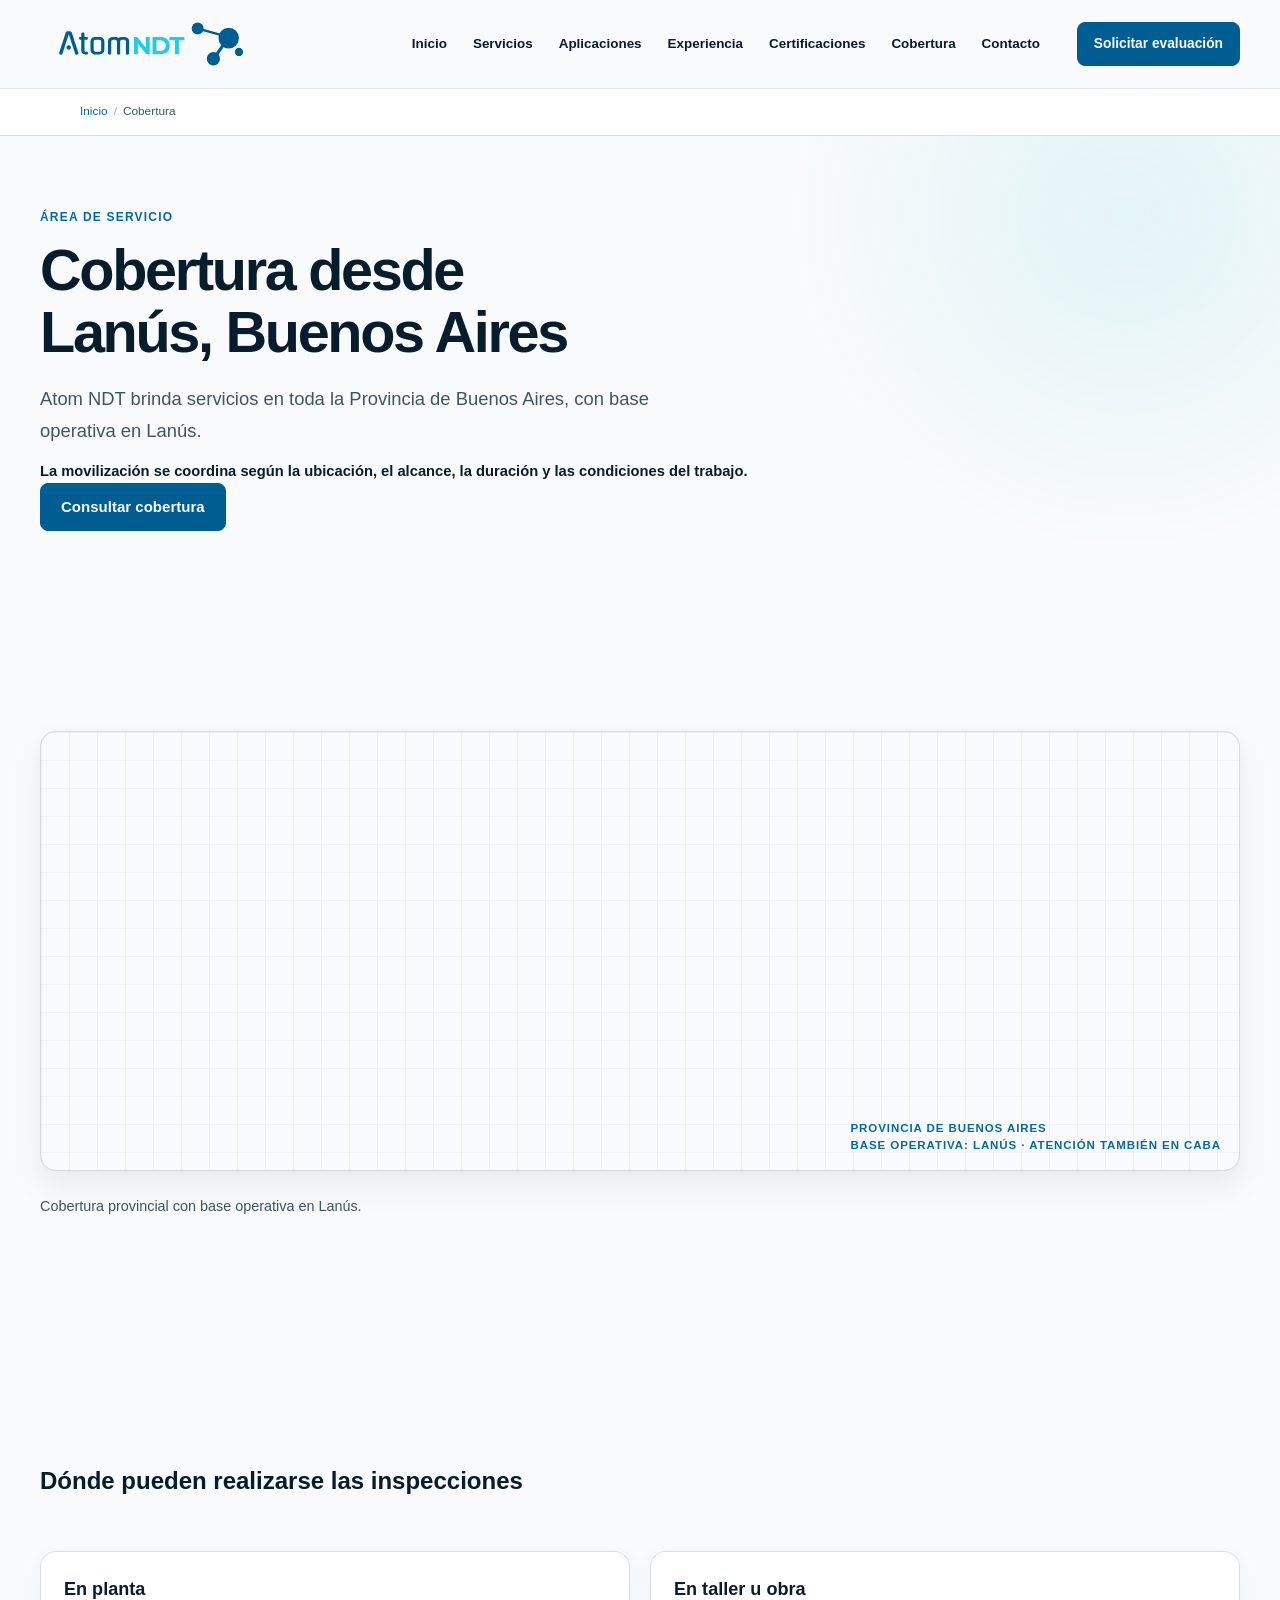
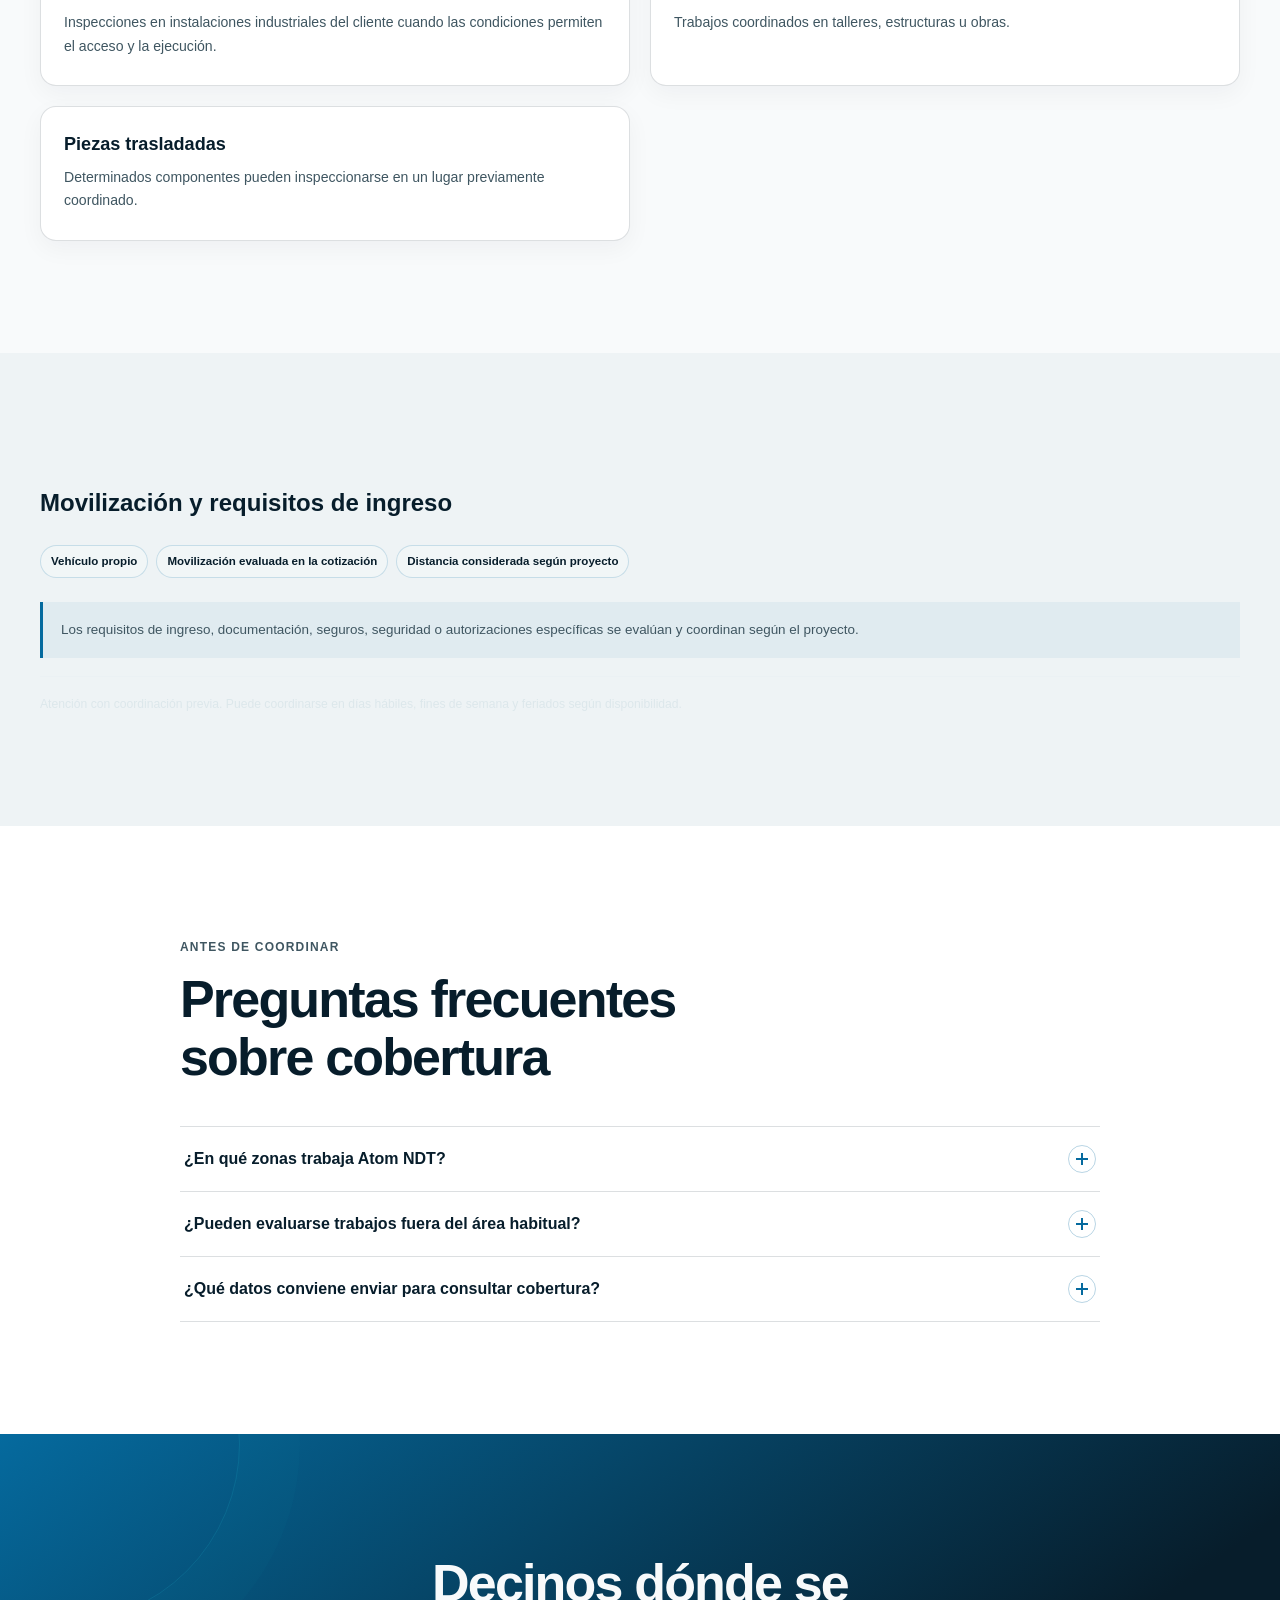
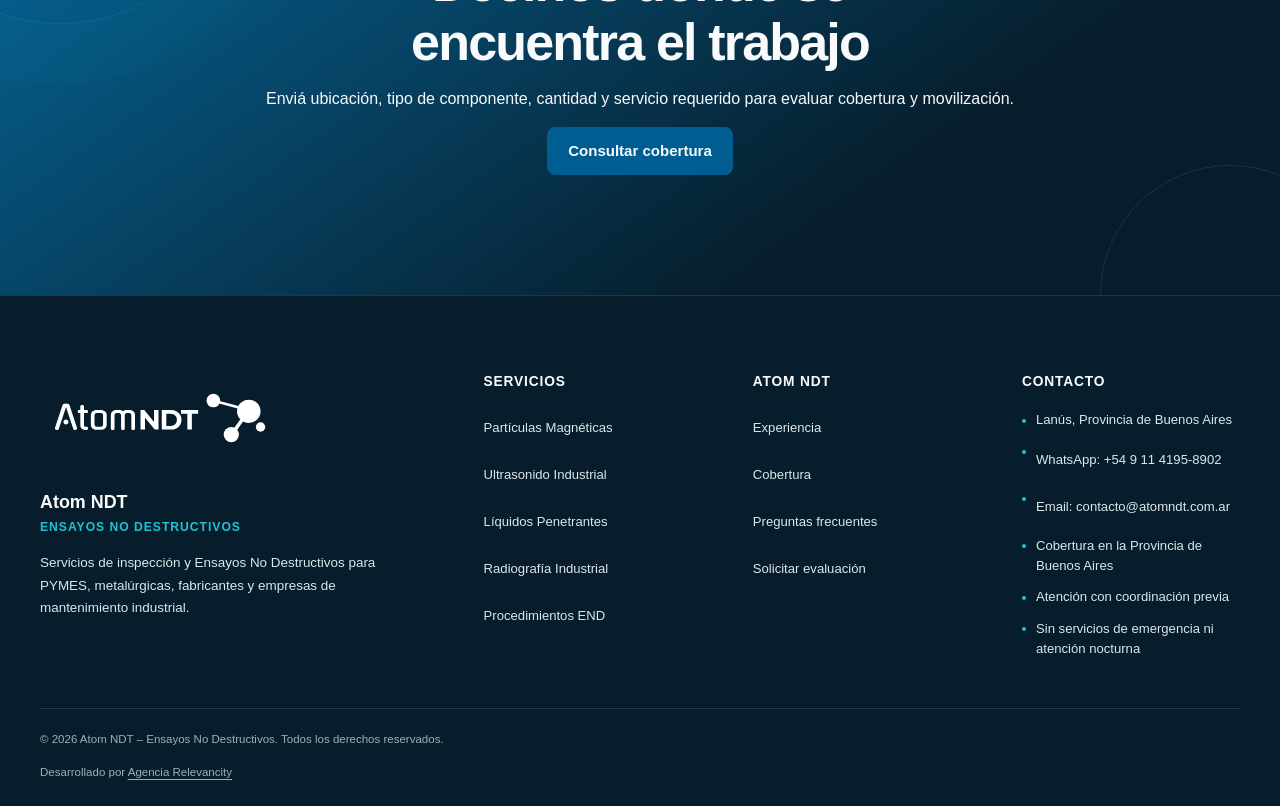
<file: cobertura.html>
<!DOCTYPE html>
<html lang="es-AR">
<head>
  <meta charset="UTF-8">
  <meta name="viewport" content="width=device-width, initial-scale=1.0">
  <meta name="description" content="Servicios de Ensayos No Destructivos con base en Lanús y cobertura en la Provincia de Buenos Aires. Trabajos en AMBA, CABA, La Plata y Provincia de Buenos Aires.">
  <title>Cobertura de Servicios END | Lanús y Buenos Aires | Atom NDT</title><link rel="canonical" href="https://atomndt.com.ar/cobertura.html"><meta property="og:url" content="https://atomndt.com.ar/cobertura.html"><meta property="og:image" content="https://atomndt.com.ar/assets/images/og-atom-ndt.jpg">
  <link rel="stylesheet" href="css/styles.css?v=20261007-cta-contrast">
</head>
<body>
  <header class="site-header" data-header><div class="container header-inner"><a class="brand site-brand site-brand--header" href="index.html" aria-label="Atom NDT — Inicio"><img class="site-brand__image site-brand__image--header" src="assets/images/logo-atom-ndt-header.svg" alt="Atom NDT – Ensayos No Destructivos" width="3276" height="1208"></a><button class="menu-toggle" type="button" aria-label="Abrir menú" aria-expanded="false" aria-controls="primary-navigation" data-menu-toggle><span aria-hidden="true"></span><span aria-hidden="true"></span><span aria-hidden="true"></span></button><nav class="primary-navigation" id="primary-navigation" aria-label="Navegación principal" data-navigation><ul class="nav-list"><li><a href="index.html">Inicio</a></li><li><a href="servicios.html">Servicios</a></li><li><a href="index.html#aplicaciones-industriales">Aplicaciones</a></li><li><a href="experiencia.html">Experiencia</a></li><li><a href="experiencia.html#certificaciones-profesionales">Certificaciones</a></li><li><a href="cobertura.html" aria-current="page">Cobertura</a></li><li><a href="contacto.html">Contacto</a></li></ul><a class="button button-small nav-cta" href="https://wa.me/5491141958902?text=Hola%2C%20quisiera%20solicitar%20una%20evaluaci%C3%B3n%20t%C3%A9cnica%20para%20un%20trabajo%20de%20Ensayos%20No%20Destructivos." target="_blank" rel="noopener noreferrer">Solicitar evaluación</a></nav></div></header>
  <nav class="breadcrumb" aria-label="Ruta de navegación"><ol class="container"><li><a href="index.html">Inicio</a></li><li aria-current="page">Cobertura</li></ol></nav>
  <main class="service-page"><section class="service-hero"><div class="container"><p class="section-kicker">Área de servicio</p><h1>Cobertura desde Lanús, Buenos Aires</h1><p class="service-hero-summary">Atom NDT brinda servicios en toda la Provincia de Buenos Aires, con base operativa en Lanús.</p><p class="service-hero-support">La movilización se coordina según la ubicación, el alcance, la duración y las condiciones del trabajo.</p><a class="button" href="https://wa.me/5491141958902?text=Hola%2C%20quisiera%20consultar%20cobertura." target="_blank" rel="noopener noreferrer">Consultar cobertura</a></div></section><section class="service-detail-section"><div class="container"><div class="coverage-map" role="img" aria-label="Cobertura en la Provincia de Buenos Aires desde Lanús"><p>Provincia de Buenos Aires<br>Base operativa: Lanús · Atención también en CABA</p></div><p class="documentation-copy">Cobertura provincial con base operativa en Lanús.</p></div></section><section class="service-detail-section"><div class="container"><h2>Dónde pueden realizarse las inspecciones</h2><div class="service-info-grid"><article class="service-info-card"><h3>En planta</h3><p>Inspecciones en instalaciones industriales del cliente cuando las condiciones permiten el acceso y la ejecución.</p></article><article class="service-info-card"><h3>En taller u obra</h3><p>Trabajos coordinados en talleres, estructuras u obras.</p></article><article class="service-info-card"><h3>Piezas trasladadas</h3><p>Determinados componentes pueden inspeccionarse en un lugar previamente coordinado.</p></article></div></div></section><section class="service-detail-section limitations-section"><div class="container"><h2>Movilización y requisitos de ingreso</h2><ul class="service-tags"><li>Vehículo propio</li><li>Movilización evaluada en la cotización</li><li>Distancia considerada según proyecto</li></ul><p class="service-technical-note">Los requisitos de ingreso, documentación, seguros, seguridad o autorizaciones específicas se evalúan y coordinan según el proyecto.</p><p class="availability-notice">Atención con coordinación previa. Puede coordinarse en días hábiles, fines de semana y feriados según disponibilidad.</p></div></section><section class="faq-section service-faq-section" aria-labelledby="coverage-faq-title"><div class="container faq-container"><div class="section-heading faq-heading"><p class="section-kicker">Antes de coordinar</p><h2 id="coverage-faq-title">Preguntas frecuentes sobre cobertura</h2></div><div class="faq-list" data-faq><article class="faq-item"><h3><button type="button" id="coverage-question-1" aria-expanded="true" aria-controls="coverage-answer-1" data-faq-trigger><span>¿En qué zonas trabaja Atom NDT?</span><span class="faq-symbol" aria-hidden="true"></span></button></h3><div class="faq-answer" id="coverage-answer-1" role="region" aria-labelledby="coverage-question-1"><p>Brindamos cobertura en toda la Provincia de Buenos Aires, incluyendo el AMBA y La Plata, con base operativa en Lanús. También atendemos trabajos en CABA.</p></div></article><article class="faq-item"><h3><button type="button" id="coverage-question-2" aria-expanded="true" aria-controls="coverage-answer-2" data-faq-trigger><span>¿Pueden evaluarse trabajos fuera del área habitual?</span><span class="faq-symbol" aria-hidden="true"></span></button></h3><div class="faq-answer" id="coverage-answer-2" role="region" aria-labelledby="coverage-question-2"><p>Sí. Se evalúan según distancia, alcance, duración y condiciones de movilización del proyecto.</p></div></article><article class="faq-item"><h3><button type="button" id="coverage-question-3" aria-expanded="true" aria-controls="coverage-answer-3" data-faq-trigger><span>¿Qué datos conviene enviar para consultar cobertura?</span><span class="faq-symbol" aria-hidden="true"></span></button></h3><div class="faq-answer" id="coverage-answer-3" role="region" aria-labelledby="coverage-question-3"><p>Ubicación, tipo de componente, cantidad, servicio requerido y condiciones de acceso relevantes.</p></div></article></div></div></section><section class="contact-section"><div class="container contact-content"><h2>Decinos dónde se encuentra el trabajo</h2><p>Enviá ubicación, tipo de componente, cantidad y servicio requerido para evaluar cobertura y movilización.</p><a class="button" href="https://wa.me/5491141958902" target="_blank" rel="noopener noreferrer">Consultar cobertura</a></div></section>
  </main>
  <footer class="site-footer"><div class="container footer-grid"><div class="footer-brand"><a class="site-brand site-brand--footer" href="index.html" aria-label="Atom NDT — Inicio"><img class="site-brand__image site-brand__image--footer" src="assets/images/logo-atom-ndt-footer.svg" alt="Atom NDT – Ensayos No Destructivos" width="3276" height="1208"></a><p class="footer-brand-name">Atom NDT</p><p class="footer-brand-subtitle">Ensayos No Destructivos</p><p class="footer-description">Servicios de inspección y Ensayos No Destructivos para PYMES, metalúrgicas, fabricantes y empresas de mantenimiento industrial.</p></div><nav class="footer-group" aria-label="Servicios en el pie de página"><h2>Servicios</h2><ul><li><a href="particulas-magneticas.html">Partículas Magnéticas</a></li><li><a href="ultrasonido-industrial.html">Ultrasonido Industrial</a></li><li><a href="liquidos-penetrantes.html">Líquidos Penetrantes</a></li><li><a href="radiografia-industrial.html">Radiografía Industrial</a></li><li><a href="servicios.html#procedimientos-end">Procedimientos END</a></li></ul></nav><nav class="footer-group" aria-label="Información de Atom NDT en el pie de página"><h2>Atom NDT</h2><ul><li><a href="experiencia.html">Experiencia</a></li><li><a href="cobertura.html" aria-current="page">Cobertura</a></li><li><a href="#coverage-faq-title">Preguntas frecuentes</a></li><li><a href="https://wa.me/5491141958902" target="_blank" rel="noopener noreferrer">Solicitar evaluación</a></li></ul></nav><div class="footer-group footer-attention"><h2>Contacto</h2><ul><li>Lanús, Provincia de Buenos Aires</li><li>WhatsApp: <a href="https://wa.me/5491141958902" target="_blank" rel="noopener noreferrer">+54 9 11 4195-8902</a></li><li>Email: <a href="mailto:contacto@atomndt.com.ar">contacto@atomndt.com.ar</a></li><li>Cobertura en la Provincia de Buenos Aires</li><li>Atención con coordinación previa</li><li>Sin servicios de emergencia ni atención nocturna</li></ul></div></div><div class="container footer-bottom"><p>© 2026 Atom NDT – Ensayos No Destructivos. Todos los derechos reservados.</p><p class="agency-credit">Desarrollado por <a href="https://share.google/a9M1BnQt2vNhaVwQq" target="_blank" rel="noopener noreferrer">Agencia Relevancity</a></p></div></footer>
  <script src="js/main.js"></script>
</body>
</html>
</file>
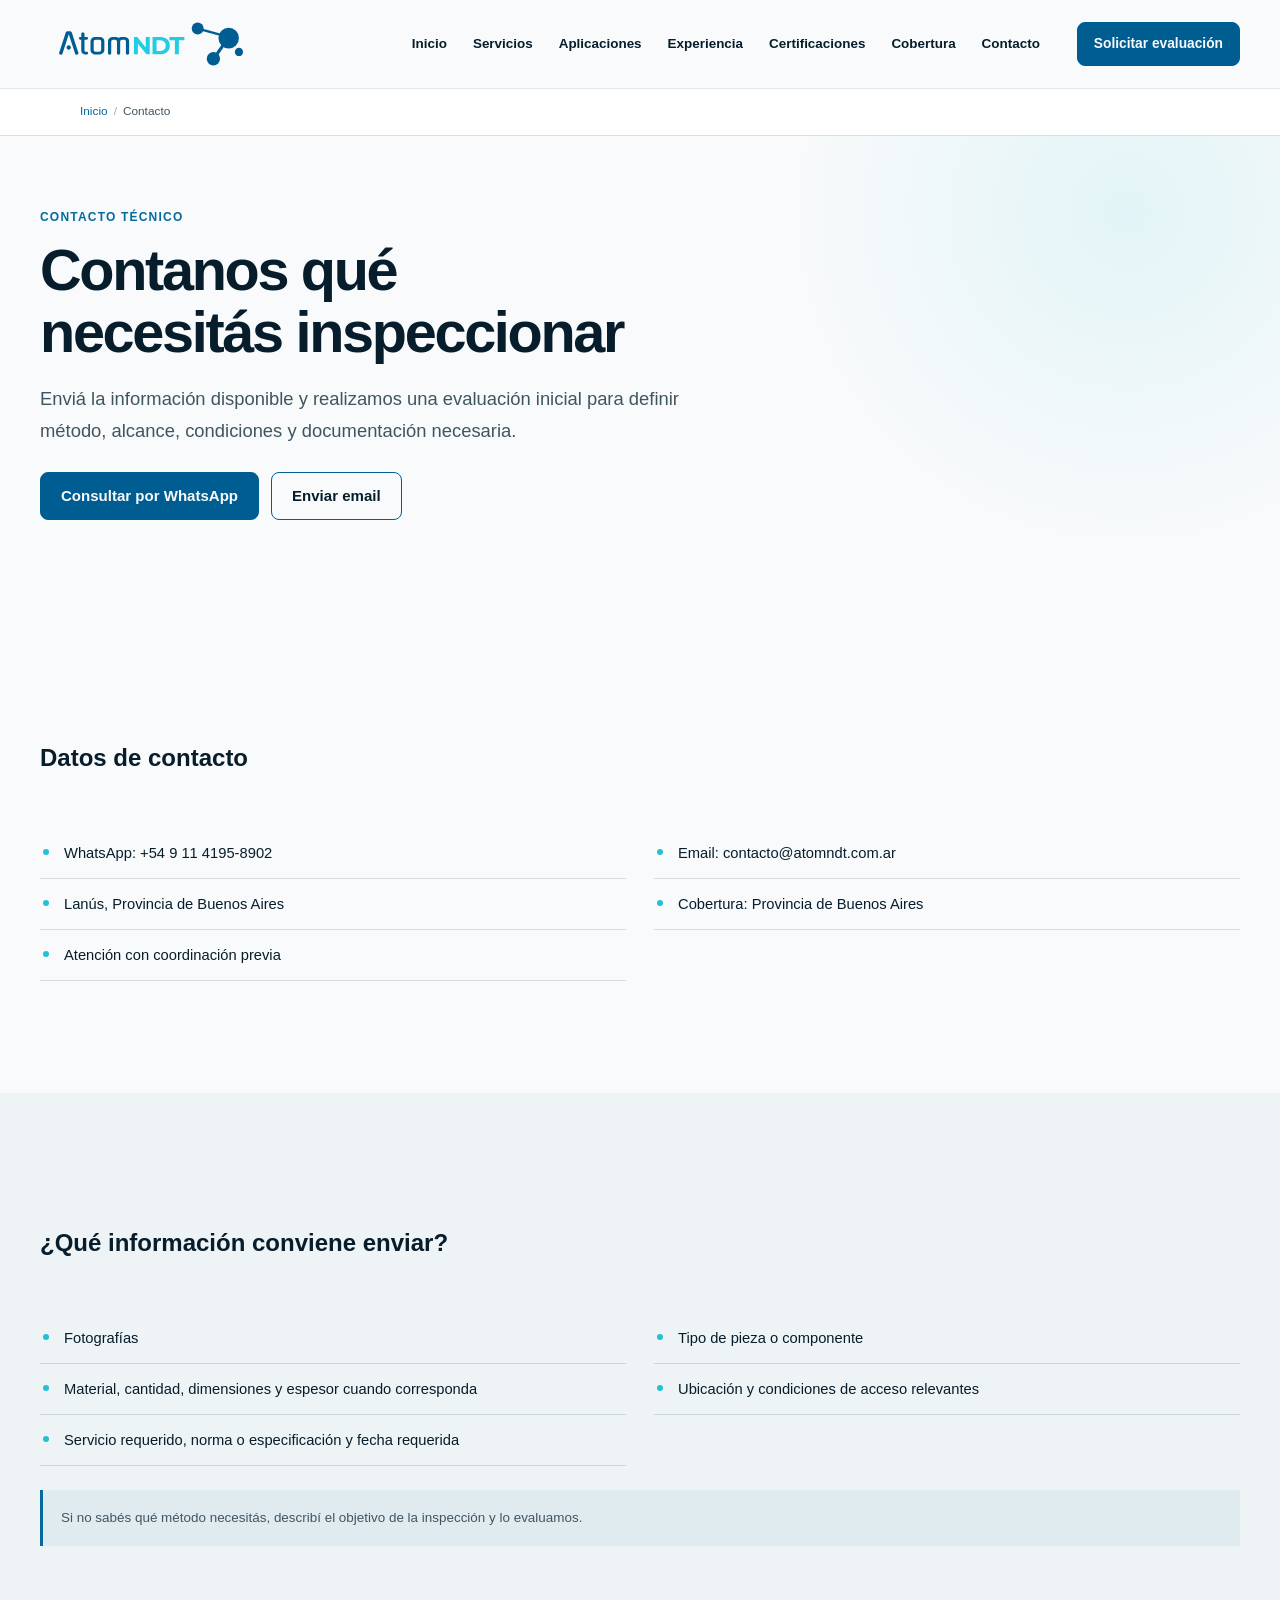
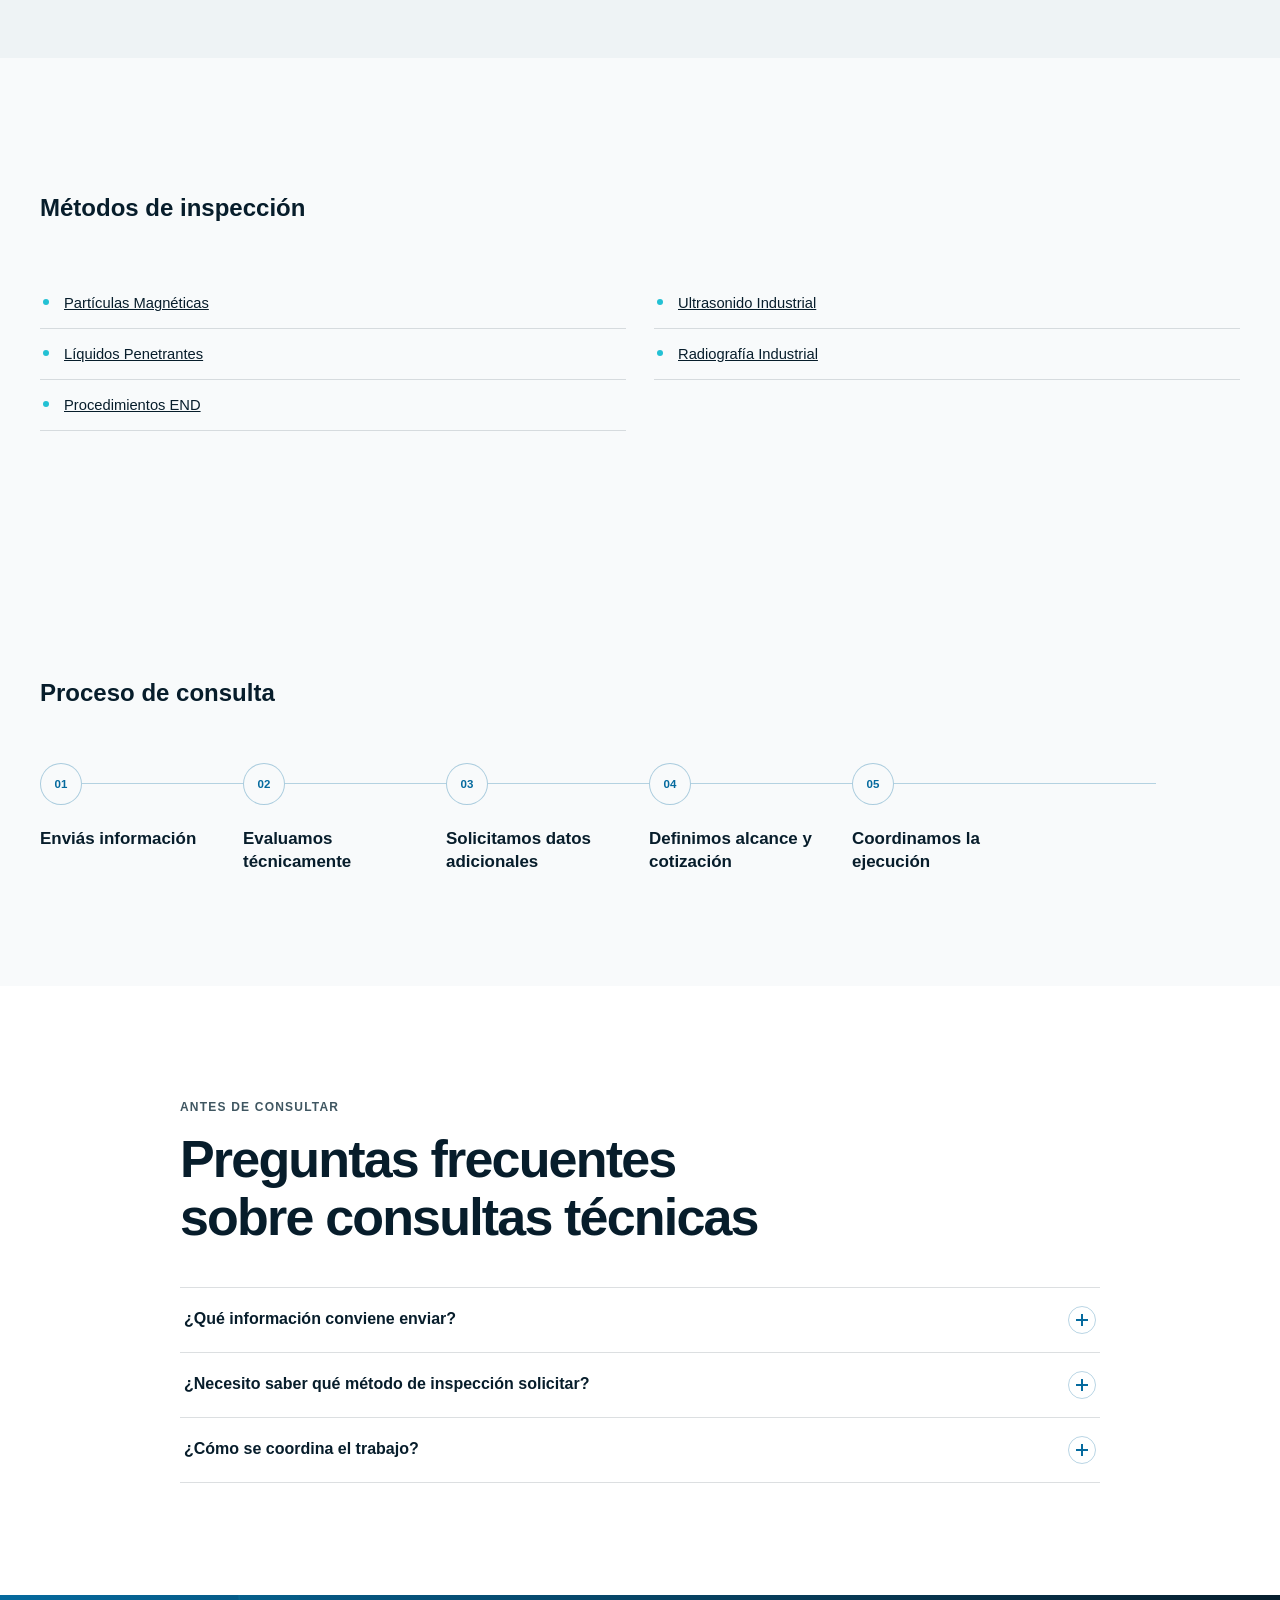
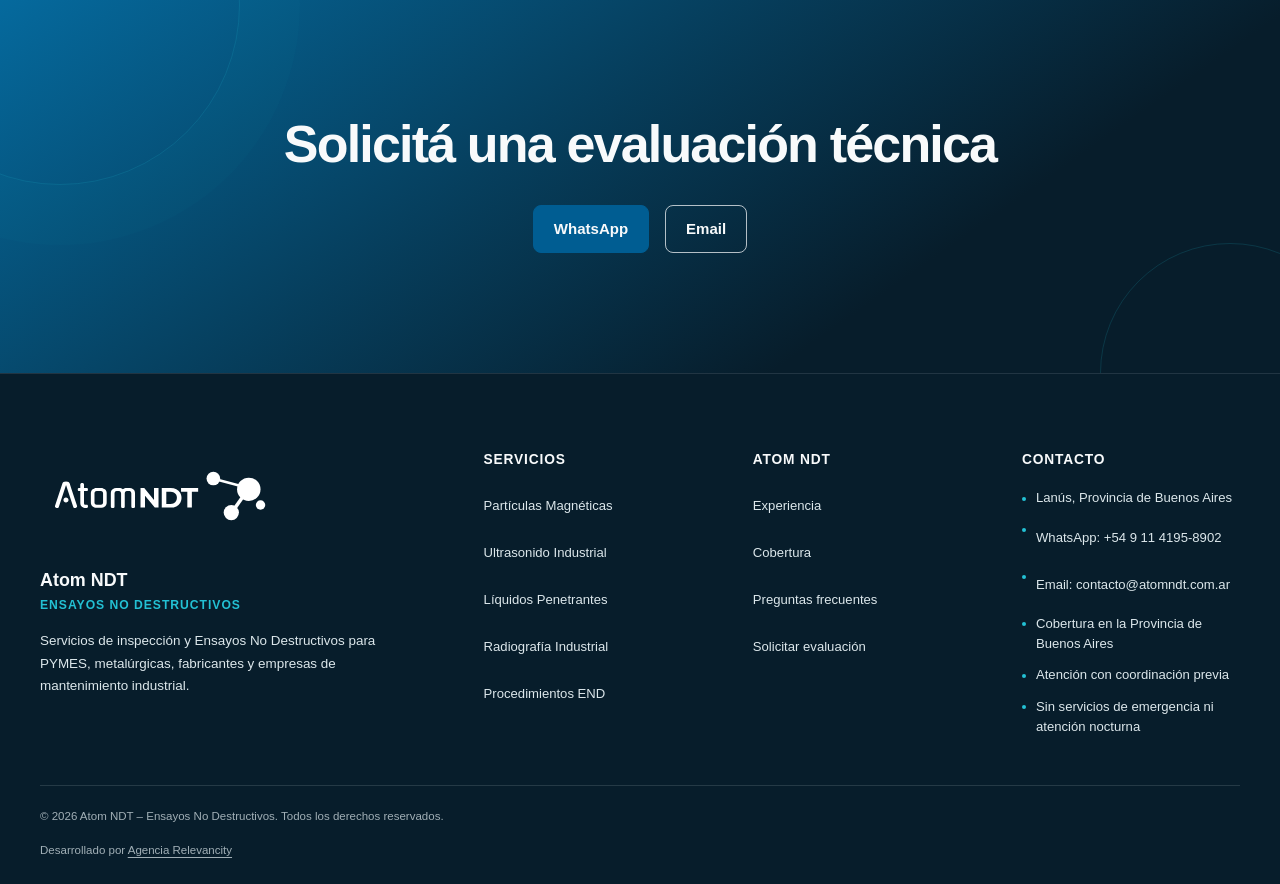
<file: contacto.html>
<!DOCTYPE html>
<html lang="es-AR">
<head>
  <meta charset="UTF-8">
  <meta name="viewport" content="width=device-width, initial-scale=1.0">
  <meta name="description" content="Contactá a Atom NDT para consultar inspecciones por Partículas Magnéticas, Ultrasonido, Líquidos Penetrantes y Radiografía Industrial desde Lanús.">
  <title>Contacto | Solicitar Evaluación Técnica | Atom NDT</title><link rel="canonical" href="https://atomndt.com.ar/contacto.html"><meta property="og:url" content="https://atomndt.com.ar/contacto.html"><meta property="og:image" content="https://atomndt.com.ar/assets/images/og-atom-ndt.jpg">
  <link rel="stylesheet" href="css/styles.css?v=20261007-cta-contrast">
</head>
<body>
  <header class="site-header" data-header><div class="container header-inner"><a class="brand site-brand site-brand--header" href="index.html" aria-label="Atom NDT — Inicio"><img class="site-brand__image site-brand__image--header" src="assets/images/logo-atom-ndt-header.svg" alt="Atom NDT – Ensayos No Destructivos" width="3276" height="1208"></a><button class="menu-toggle" type="button" aria-label="Abrir menú" aria-expanded="false" aria-controls="primary-navigation" data-menu-toggle><span aria-hidden="true"></span><span aria-hidden="true"></span><span aria-hidden="true"></span></button><nav class="primary-navigation" id="primary-navigation" aria-label="Navegación principal" data-navigation><ul class="nav-list"><li><a href="index.html">Inicio</a></li><li><a href="servicios.html">Servicios</a></li><li><a href="index.html#aplicaciones-industriales">Aplicaciones</a></li><li><a href="experiencia.html">Experiencia</a></li><li><a href="experiencia.html#certificaciones-profesionales">Certificaciones</a></li><li><a href="cobertura.html">Cobertura</a></li><li><a href="contacto.html" aria-current="page">Contacto</a></li></ul><a class="button button-small nav-cta" href="https://wa.me/5491141958902?text=Hola%2C%20quisiera%20solicitar%20una%20evaluaci%C3%B3n%20t%C3%A9cnica%20para%20un%20trabajo%20de%20Ensayos%20No%20Destructivos." target="_blank" rel="noopener noreferrer">Solicitar evaluación</a></nav></div></header><nav class="breadcrumb" aria-label="Ruta de navegación"><ol class="container"><li><a href="index.html">Inicio</a></li><li aria-current="page">Contacto</li></ol></nav>
  <main class="service-page"><section class="service-hero"><div class="container"><p class="section-kicker">Contacto técnico</p><h1>Contanos qué necesitás inspeccionar</h1><p class="service-hero-summary">Enviá la información disponible y realizamos una evaluación inicial para definir método, alcance, condiciones y documentación necesaria.</p><div class="service-hero-actions"><a class="button" href="https://wa.me/5491141958902?text=Hola%2C%20quisiera%20consultar%20por%20un%20trabajo%20de%20Ensayos%20No%20Destructivos." target="_blank" rel="noopener noreferrer">Consultar por WhatsApp</a><a class="button button-secondary" href="mailto:contacto@atomndt.com.ar?subject=Consulta%20t%C3%A9cnica%20-%20Atom%20NDT">Enviar email</a></div></div></section><section class="service-detail-section"><div class="container"><h2>Datos de contacto</h2><ul class="documentation-list"><li>WhatsApp: +54 9 11 4195-8902</li><li>Email: contacto@atomndt.com.ar</li><li>Lanús, Provincia de Buenos Aires</li><li>Cobertura: Provincia de Buenos Aires</li><li>Atención con coordinación previa</li></ul></div></section><section class="service-detail-section limitations-section"><div class="container"><h2>¿Qué información conviene enviar?</h2><ul class="documentation-list"><li>Fotografías</li><li>Tipo de pieza o componente</li><li>Material, cantidad, dimensiones y espesor cuando corresponda</li><li>Ubicación y condiciones de acceso relevantes</li><li>Servicio requerido, norma o especificación y fecha requerida</li></ul><p class="service-technical-note">Si no sabés qué método necesitás, describí el objetivo de la inspección y lo evaluamos.</p></div></section><section class="service-detail-section"><div class="container"><h2>Métodos de inspección</h2><ul class="service-application-list"><li><a href="particulas-magneticas.html">Partículas Magnéticas</a></li><li><a href="ultrasonido-industrial.html">Ultrasonido Industrial</a></li><li><a href="liquidos-penetrantes.html">Líquidos Penetrantes</a></li><li><a href="radiografia-industrial.html">Radiografía Industrial</a></li><li><a href="servicios.html#procedimientos-end">Procedimientos END</a></li></ul></div></section><section class="service-detail-section service-process-section"><div class="container"><h2>Proceso de consulta</h2><ol class="service-process-list"><li><article><span>01</span><h3>Enviás información</h3></article></li><li><article><span>02</span><h3>Evaluamos técnicamente</h3></article></li><li><article><span>03</span><h3>Solicitamos datos adicionales</h3></article></li><li><article><span>04</span><h3>Definimos alcance y cotización</h3></article></li><li><article><span>05</span><h3>Coordinamos la ejecución</h3></article></li></ol></div></section><section class="faq-section service-faq-section" aria-labelledby="contact-faq-title"><div class="container faq-container"><div class="section-heading faq-heading"><p class="section-kicker">Antes de consultar</p><h2 id="contact-faq-title">Preguntas frecuentes sobre consultas técnicas</h2></div><div class="faq-list" data-faq><article class="faq-item"><h3><button type="button" id="contact-question-1" aria-expanded="true" aria-controls="contact-answer-1" data-faq-trigger><span>¿Qué información conviene enviar?</span><span class="faq-symbol" aria-hidden="true"></span></button></h3><div class="faq-answer" id="contact-answer-1" role="region" aria-labelledby="contact-question-1"><p>Fotos, tipo de componente, material, cantidad, dimensiones, ubicación, fecha requerida y norma o especificación, cuando corresponda.</p></div></article><article class="faq-item"><h3><button type="button" id="contact-question-2" aria-expanded="true" aria-controls="contact-answer-2" data-faq-trigger><span>¿Necesito saber qué método de inspección solicitar?</span><span class="faq-symbol" aria-hidden="true"></span></button></h3><div class="faq-answer" id="contact-answer-2" role="region" aria-labelledby="contact-question-2"><p>No necesariamente. Podés describir el objetivo de la inspección y se evalúa la alternativa técnica aplicable.</p></div></article><article class="faq-item"><h3><button type="button" id="contact-question-3" aria-expanded="true" aria-controls="contact-answer-3" data-faq-trigger><span>¿Cómo se coordina el trabajo?</span><span class="faq-symbol" aria-hidden="true"></span></button></h3><div class="faq-answer" id="contact-answer-3" role="region" aria-labelledby="contact-question-3"><p>Luego de revisar la información se define el alcance, los datos adicionales necesarios, la cotización y la coordinación de ejecución.</p></div></article></div></div></section><section class="contact-section"><div class="container contact-content"><h2>Solicitá una evaluación técnica</h2><div class="contact-actions"><a class="button" href="https://wa.me/5491141958902?text=Hola%2C%20quisiera%20consultar%20por%20un%20trabajo%20de%20Ensayos%20No%20Destructivos." target="_blank" rel="noopener noreferrer">WhatsApp</a><a class="button button-secondary" href="mailto:contacto@atomndt.com.ar">Email</a></div></div></section>
  </main>
  <footer class="site-footer"><div class="container footer-grid"><div class="footer-brand"><a class="site-brand site-brand--footer" href="index.html" aria-label="Atom NDT — Inicio"><img class="site-brand__image site-brand__image--footer" src="assets/images/logo-atom-ndt-footer.svg" alt="Atom NDT – Ensayos No Destructivos" width="3276" height="1208"></a><p class="footer-brand-name">Atom NDT</p><p class="footer-brand-subtitle">Ensayos No Destructivos</p><p class="footer-description">Servicios de inspección y Ensayos No Destructivos para PYMES, metalúrgicas, fabricantes y empresas de mantenimiento industrial.</p></div><nav class="footer-group" aria-label="Servicios en el pie de página"><h2>Servicios</h2><ul><li><a href="particulas-magneticas.html">Partículas Magnéticas</a></li><li><a href="ultrasonido-industrial.html">Ultrasonido Industrial</a></li><li><a href="liquidos-penetrantes.html">Líquidos Penetrantes</a></li><li><a href="radiografia-industrial.html">Radiografía Industrial</a></li><li><a href="servicios.html#procedimientos-end">Procedimientos END</a></li></ul></nav><nav class="footer-group" aria-label="Información de Atom NDT en el pie de página"><h2>Atom NDT</h2><ul><li><a href="experiencia.html">Experiencia</a></li><li><a href="cobertura.html">Cobertura</a></li><li><a href="#contact-faq-title">Preguntas frecuentes</a></li><li><a href="https://wa.me/5491141958902" target="_blank" rel="noopener noreferrer">Solicitar evaluación</a></li></ul></nav><div class="footer-group footer-attention"><h2>Contacto</h2><ul><li>Lanús, Provincia de Buenos Aires</li><li>WhatsApp: <a href="https://wa.me/5491141958902" target="_blank" rel="noopener noreferrer">+54 9 11 4195-8902</a></li><li>Email: <a href="mailto:contacto@atomndt.com.ar">contacto@atomndt.com.ar</a></li><li>Cobertura en la Provincia de Buenos Aires</li><li>Atención con coordinación previa</li><li>Sin servicios de emergencia ni atención nocturna</li></ul></div></div><div class="container footer-bottom"><p>© 2026 Atom NDT – Ensayos No Destructivos. Todos los derechos reservados.</p><p class="agency-credit">Desarrollado por <a href="https://share.google/a9M1BnQt2vNhaVwQq" target="_blank" rel="noopener noreferrer">Agencia Relevancity</a></p></div></footer>
  <script src="js/main.js"></script>
</body>
</html>
</file>
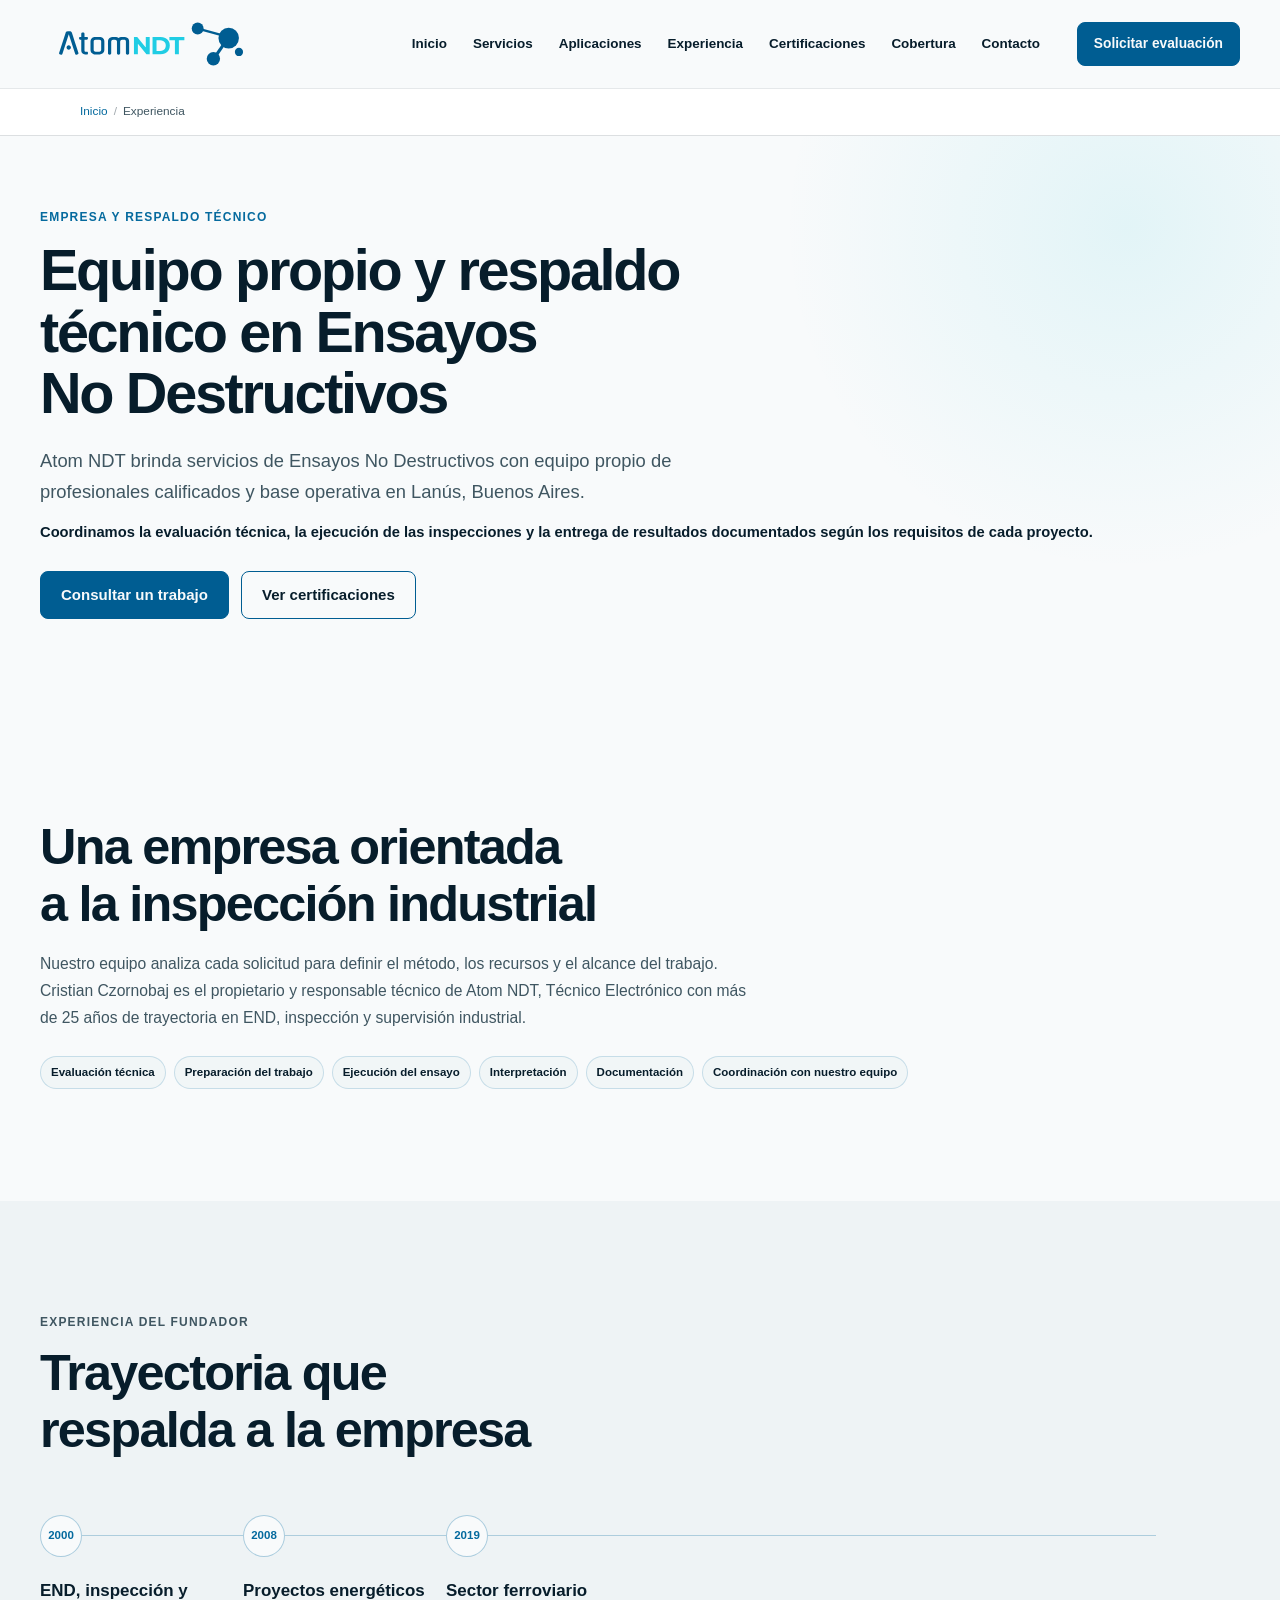
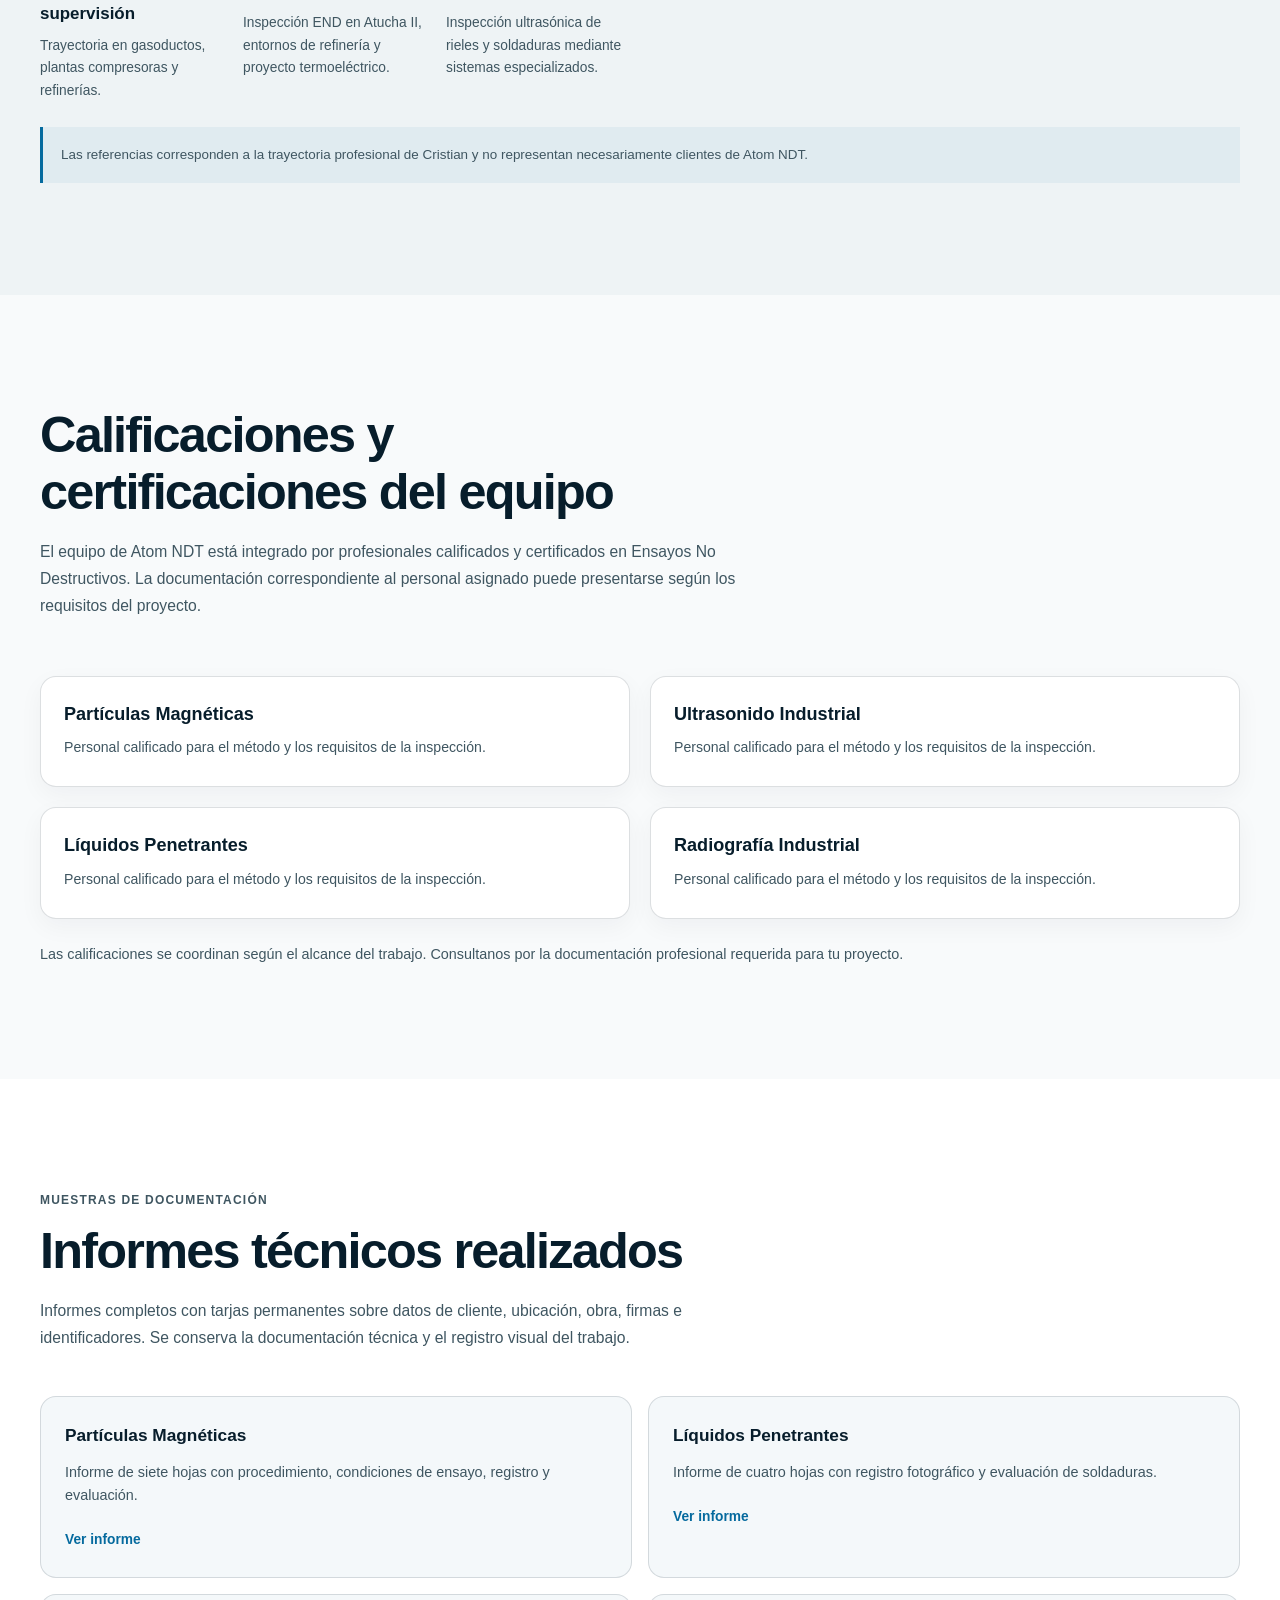
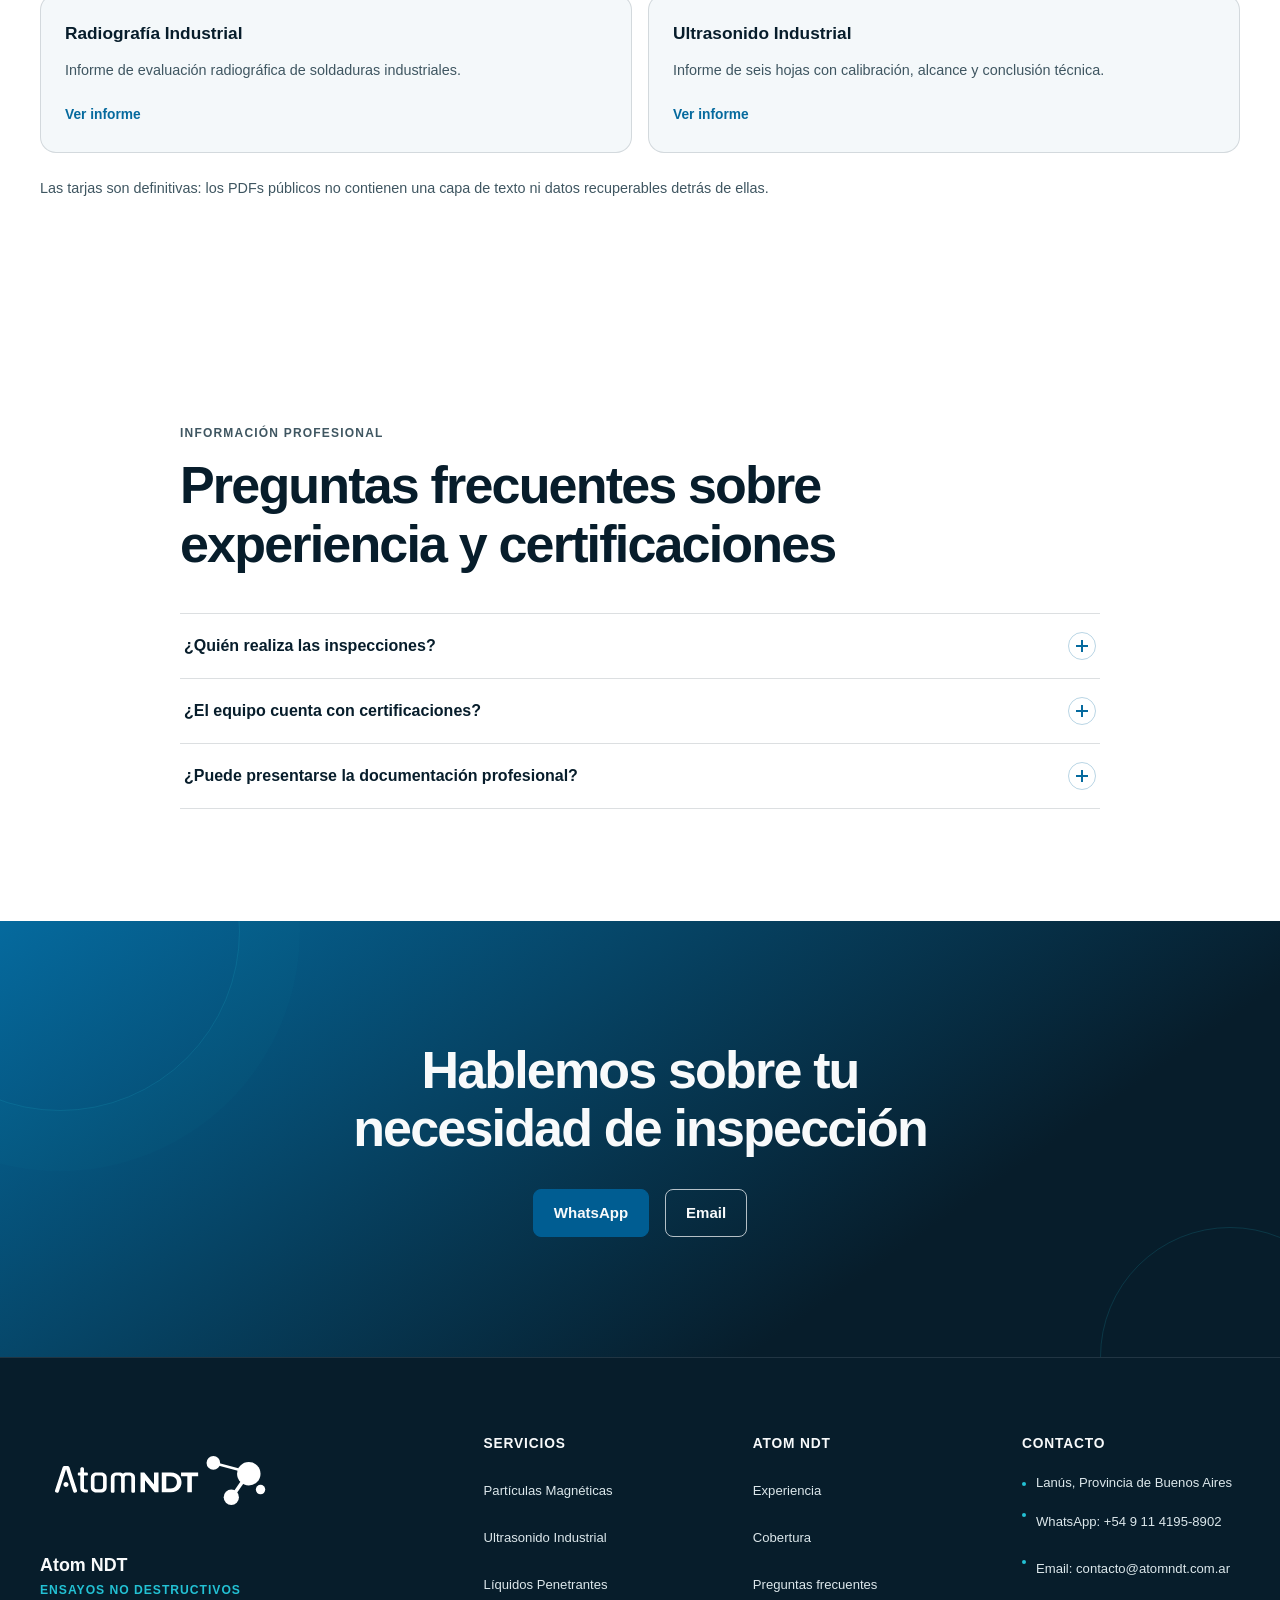
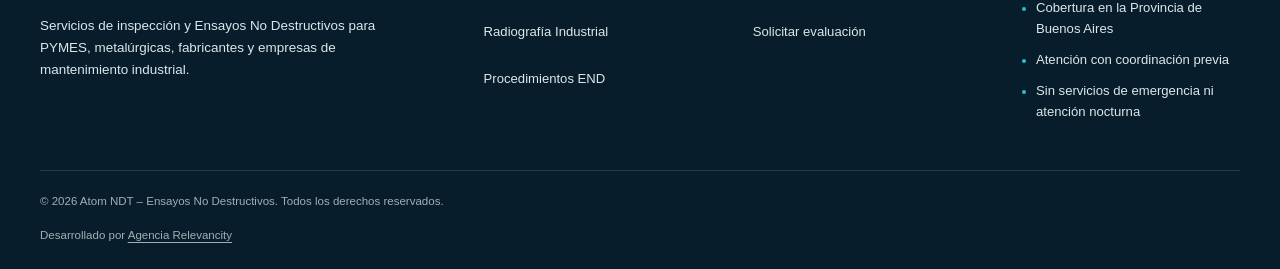
<file: experiencia.html>
<!DOCTYPE html>
<html lang="es-AR">
<head>
  <meta charset="UTF-8">
  <meta name="viewport" content="width=device-width, initial-scale=1.0">
  <meta name="description" content="Atom NDT: empresa de Ensayos No Destructivos con equipo propio de profesionales calificados y respaldo de un responsable técnico con más de 25 años de experiencia.">
  <title>Empresa y Respaldo Técnico | Atom NDT</title>
  <link rel="canonical" href="https://atomndt.com.ar/experiencia.html">
  <meta property="og:url" content="https://atomndt.com.ar/experiencia.html"><meta property="og:image" content="https://atomndt.com.ar/assets/images/og-atom-ndt.jpg">
  <link rel="stylesheet" href="css/styles.css?v=20261007-cta-contrast">
</head>
<body>
  <header class="site-header" data-header>
    <div class="container header-inner">
      <a class="brand site-brand site-brand--header" href="index.html" aria-label="Atom NDT — Inicio"><img class="site-brand__image site-brand__image--header" src="assets/images/logo-atom-ndt-header.svg" alt="Atom NDT – Ensayos No Destructivos" width="3276" height="1208"></a>
      <button class="menu-toggle" type="button" aria-label="Abrir menú" aria-expanded="false" aria-controls="primary-navigation" data-menu-toggle><span aria-hidden="true"></span><span aria-hidden="true"></span><span aria-hidden="true"></span></button>
      <nav class="primary-navigation" id="primary-navigation" aria-label="Navegación principal" data-navigation><ul class="nav-list"><li><a href="index.html">Inicio</a></li><li><a href="servicios.html">Servicios</a></li><li><a href="index.html#aplicaciones-industriales">Aplicaciones</a></li><li><a href="experiencia.html" aria-current="page">Experiencia</a></li><li><a href="#certificaciones-profesionales">Certificaciones</a></li><li><a href="cobertura.html">Cobertura</a></li><li><a href="contacto.html">Contacto</a></li></ul><a class="button button-small nav-cta" href="https://wa.me/5491141958902?text=Hola%2C%20quisiera%20solicitar%20una%20evaluaci%C3%B3n%20t%C3%A9cnica%20para%20un%20trabajo%20de%20Ensayos%20No%20Destructivos." target="_blank" rel="noopener noreferrer">Solicitar evaluación</a></nav>
    </div>
  </header>
  <nav class="breadcrumb" aria-label="Ruta de navegación"><ol class="container"><li><a href="index.html">Inicio</a></li><li aria-current="page">Experiencia</li></ol></nav>
  <main class="service-page">
    <section class="service-hero"><div class="container"><p class="section-kicker">Empresa y respaldo técnico</p><h1>Equipo propio y respaldo técnico en Ensayos No Destructivos</h1><p class="service-hero-summary">Atom NDT brinda servicios de Ensayos No Destructivos con equipo propio de profesionales calificados y base operativa en Lanús, Buenos Aires.</p><p class="service-hero-support">Coordinamos la evaluación técnica, la ejecución de las inspecciones y la entrega de resultados documentados según los requisitos de cada proyecto.</p><div class="service-hero-actions"><a class="button" href="https://wa.me/5491141958902?text=Hola%2C%20quisiera%20consultar%20un%20trabajo%20de%20END." target="_blank" rel="noopener">Consultar un trabajo</a><a class="button button-secondary" href="#certificaciones-profesionales">Ver certificaciones</a></div></div></section>
    <section class="service-detail-section"><div class="container"><div class="section-heading service-heading"><h2>Una empresa orientada a la inspección industrial</h2><p>Nuestro equipo analiza cada solicitud para definir el método, los recursos y el alcance del trabajo. Cristian Czornobaj es el propietario y responsable técnico de Atom NDT, Técnico Electrónico con más de 25 años de trayectoria en END, inspección y supervisión industrial.</p></div><ul class="service-tags"><li>Evaluación técnica</li><li>Preparación del trabajo</li><li>Ejecución del ensayo</li><li>Interpretación</li><li>Documentación</li><li>Coordinación con nuestro equipo</li></ul></div></section>
    <section class="service-detail-section limitations-section"><div class="container"><div class="section-heading service-heading"><p class="section-kicker">Experiencia del fundador</p><h2>Trayectoria que respalda a la empresa</h2></div><ol class="service-process-list"><li><article><span>2000</span><h3>END, inspección y supervisión</h3><p>Trayectoria en gasoductos, plantas compresoras y refinerías.</p></article></li><li><article><span>2008</span><h3>Proyectos energéticos</h3><p>Inspección END en Atucha II, entornos de refinería y proyecto termoeléctrico.</p></article></li><li><article><span>2019</span><h3>Sector ferroviario</h3><p>Inspección ultrasónica de rieles y soldaduras mediante sistemas especializados.</p></article></li></ol><p class="service-technical-note">Las referencias corresponden a la trayectoria profesional de Cristian y no representan necesariamente clientes de Atom NDT.</p></div></section>
    <section class="service-detail-section" id="certificaciones-profesionales"><div class="container"><div class="section-heading service-heading"><h2>Calificaciones y certificaciones del equipo</h2><p>El equipo de Atom NDT está integrado por profesionales calificados y certificados en Ensayos No Destructivos. La documentación correspondiente al personal asignado puede presentarse según los requisitos del proyecto.</p></div><div class="service-info-grid"><article class="service-info-card"><h3>Partículas Magnéticas</h3><p>Personal calificado para el método y los requisitos de la inspección.</p></article><article class="service-info-card"><h3>Ultrasonido Industrial</h3><p>Personal calificado para el método y los requisitos de la inspección.</p></article><article class="service-info-card"><h3>Líquidos Penetrantes</h3><p>Personal calificado para el método y los requisitos de la inspección.</p></article><article class="service-info-card"><h3>Radiografía Industrial</h3><p>Personal calificado para el método y los requisitos de la inspección.</p></article></div><p class="documentation-copy">Las calificaciones se coordinan según el alcance del trabajo. Consultanos por la documentación profesional requerida para tu proyecto.</p></div></section>
    <section class="service-detail-section public-documents-section" id="documentacion-tecnica"><div class="container"><div class="section-heading service-heading"><p class="section-kicker">Muestras de documentación</p><h2>Informes técnicos realizados</h2><p>Informes completos con tarjas permanentes sobre datos de cliente, ubicación, obra, firmas e identificadores. Se conserva la documentación técnica y el registro visual del trabajo.</p></div><div class="public-documents-grid"><article><h3>Partículas Magnéticas</h3><p>Informe de siete hojas con procedimiento, condiciones de ensayo, registro y evaluación.</p><button class="report-trigger" type="button" data-report-open="report-pm">Ver informe</button></article><article><h3>Líquidos Penetrantes</h3><p>Informe de cuatro hojas con registro fotográfico y evaluación de soldaduras.</p><button class="report-trigger" type="button" data-report-open="report-lp">Ver informe</button></article><article><h3>Radiografía Industrial</h3><p>Informe de evaluación radiográfica de soldaduras industriales.</p><button class="report-trigger" type="button" data-report-open="report-ri">Ver informe</button></article><article><h3>Ultrasonido Industrial</h3><p>Informe de seis hojas con calibración, alcance y conclusión técnica.</p><button class="report-trigger" type="button" data-report-open="report-us">Ver informe</button></article></div><p class="documentation-copy">Las tarjas son definitivas: los PDFs públicos no contienen una capa de texto ni datos recuperables detrás de ellas.</p></div></section>
    <dialog class="report-dialog" id="report-pm" aria-labelledby="report-pm-title"><div class="report-dialog__header"><h2 id="report-pm-title">Informe de Partículas Magnéticas</h2><button class="report-dialog__close" type="button" data-report-close aria-label="Cerrar informe">×</button></div><iframe src="assets/documents/informe-publico-particulas-magnetizables.pdf" title="Informe anonimizado de Partículas Magnéticas"></iframe><a class="report-dialog__open" href="assets/documents/informe-publico-particulas-magnetizables.pdf" target="_blank" rel="noopener">Abrir PDF en otra pestaña</a></dialog>
    <dialog class="report-dialog" id="report-lp" aria-labelledby="report-lp-title"><div class="report-dialog__header"><h2 id="report-lp-title">Informe de Líquidos Penetrantes</h2><button class="report-dialog__close" type="button" data-report-close aria-label="Cerrar informe">×</button></div><iframe src="assets/documents/informe-publico-liquidos-penetrantes.pdf" title="Informe anonimizado de Líquidos Penetrantes"></iframe><a class="report-dialog__open" href="assets/documents/informe-publico-liquidos-penetrantes.pdf" target="_blank" rel="noopener">Abrir PDF en otra pestaña</a></dialog>
    <dialog class="report-dialog" id="report-ri" aria-labelledby="report-ri-title"><div class="report-dialog__header"><h2 id="report-ri-title">Informe de Radiografía Industrial</h2><button class="report-dialog__close" type="button" data-report-close aria-label="Cerrar informe">×</button></div><iframe src="assets/documents/informe-publico-radiografia-industrial.pdf" title="Informe anonimizado de Radiografía Industrial"></iframe><a class="report-dialog__open" href="assets/documents/informe-publico-radiografia-industrial.pdf" target="_blank" rel="noopener">Abrir PDF en otra pestaña</a></dialog>
    <dialog class="report-dialog" id="report-us" aria-labelledby="report-us-title"><div class="report-dialog__header"><h2 id="report-us-title">Informe de Ultrasonido Industrial</h2><button class="report-dialog__close" type="button" data-report-close aria-label="Cerrar informe">×</button></div><iframe src="assets/documents/informe-publico-ultrasonido-industrial.pdf" title="Informe anonimizado de Ultrasonido Industrial"></iframe><a class="report-dialog__open" href="assets/documents/informe-publico-ultrasonido-industrial.pdf" target="_blank" rel="noopener">Abrir PDF en otra pestaña</a></dialog>
    <section class="faq-section service-faq-section" aria-labelledby="experience-faq-title"><div class="container faq-container"><div class="section-heading faq-heading"><p class="section-kicker">Información profesional</p><h2 id="experience-faq-title">Preguntas frecuentes sobre experiencia y certificaciones</h2></div><div class="faq-list" data-faq><article class="faq-item"><h3><button type="button" id="experience-question-1" aria-expanded="true" aria-controls="experience-answer-1" data-faq-trigger><span>¿Quién realiza las inspecciones?</span><span class="faq-symbol" aria-hidden="true"></span></button></h3><div class="faq-answer" id="experience-answer-1" role="region" aria-labelledby="experience-question-1"><p>Las inspecciones son realizadas por el equipo propio de profesionales calificados de Atom NDT. El alcance y los recursos se coordinan según el método y los requisitos del trabajo.</p></div></article><article class="faq-item"><h3><button type="button" id="experience-question-2" aria-expanded="true" aria-controls="experience-answer-2" data-faq-trigger><span>¿El equipo cuenta con certificaciones?</span><span class="faq-symbol" aria-hidden="true"></span></button></h3><div class="faq-answer" id="experience-answer-2" role="region" aria-labelledby="experience-question-2"><p>El equipo de Atom NDT está integrado por profesionales calificados y certificados en Ensayos No Destructivos. La documentación correspondiente al personal asignado puede presentarse según los requisitos del proyecto.</p></div></article><article class="faq-item"><h3><button type="button" id="experience-question-3" aria-expanded="true" aria-controls="experience-answer-3" data-faq-trigger><span>¿Puede presentarse la documentación profesional?</span><span class="faq-symbol" aria-hidden="true"></span></button></h3><div class="faq-answer" id="experience-answer-3" role="region" aria-labelledby="experience-question-3"><p>Sí. La documentación profesional puede presentarse para verificación según los requisitos del proyecto.</p></div></article></div></div></section>
    <section class="contact-section"><div class="container contact-content"><h2>Hablemos sobre tu necesidad de inspección</h2><div class="contact-actions"><a class="button" href="https://wa.me/5491141958902" target="_blank" rel="noopener noreferrer">WhatsApp</a><a class="button button-secondary" href="mailto:contacto@atomndt.com.ar">Email</a></div></div></section>
  </main>
  <footer class="site-footer"><div class="container footer-grid"><div class="footer-brand"><a class="site-brand site-brand--footer" href="index.html" aria-label="Atom NDT — Inicio"><img class="site-brand__image site-brand__image--footer" src="assets/images/logo-atom-ndt-footer.svg" alt="Atom NDT – Ensayos No Destructivos" width="3276" height="1208"></a><p class="footer-brand-name">Atom NDT</p><p class="footer-brand-subtitle">Ensayos No Destructivos</p><p class="footer-description">Servicios de inspección y Ensayos No Destructivos para PYMES, metalúrgicas, fabricantes y empresas de mantenimiento industrial.</p></div><nav class="footer-group" aria-label="Servicios en el pie de página"><h2>Servicios</h2><ul><li><a href="particulas-magneticas.html">Partículas Magnéticas</a></li><li><a href="ultrasonido-industrial.html">Ultrasonido Industrial</a></li><li><a href="liquidos-penetrantes.html">Líquidos Penetrantes</a></li><li><a href="radiografia-industrial.html">Radiografía Industrial</a></li><li><a href="servicios.html#procedimientos-end">Procedimientos END</a></li></ul></nav><nav class="footer-group" aria-label="Información de Atom NDT en el pie de página"><h2>Atom NDT</h2><ul><li><a href="experiencia.html" aria-current="page">Experiencia</a></li><li><a href="cobertura.html">Cobertura</a></li><li><a href="#experience-faq-title">Preguntas frecuentes</a></li><li><a href="https://wa.me/5491141958902" target="_blank" rel="noopener noreferrer">Solicitar evaluación</a></li></ul></nav><div class="footer-group footer-attention"><h2>Contacto</h2><ul><li>Lanús, Provincia de Buenos Aires</li><li>WhatsApp: <a href="https://wa.me/5491141958902" target="_blank" rel="noopener noreferrer">+54 9 11 4195-8902</a></li><li>Email: <a href="mailto:contacto@atomndt.com.ar">contacto@atomndt.com.ar</a></li><li>Cobertura en la Provincia de Buenos Aires</li><li>Atención con coordinación previa</li><li>Sin servicios de emergencia ni atención nocturna</li></ul></div></div><div class="container footer-bottom"><p>© 2026 Atom NDT – Ensayos No Destructivos. Todos los derechos reservados.</p><p class="agency-credit">Desarrollado por <a href="https://share.google/a9M1BnQt2vNhaVwQq" target="_blank" rel="noopener noreferrer">Agencia Relevancity</a></p></div></footer>
  <script src="js/main.js"></script>
</body>
</html>
</file>
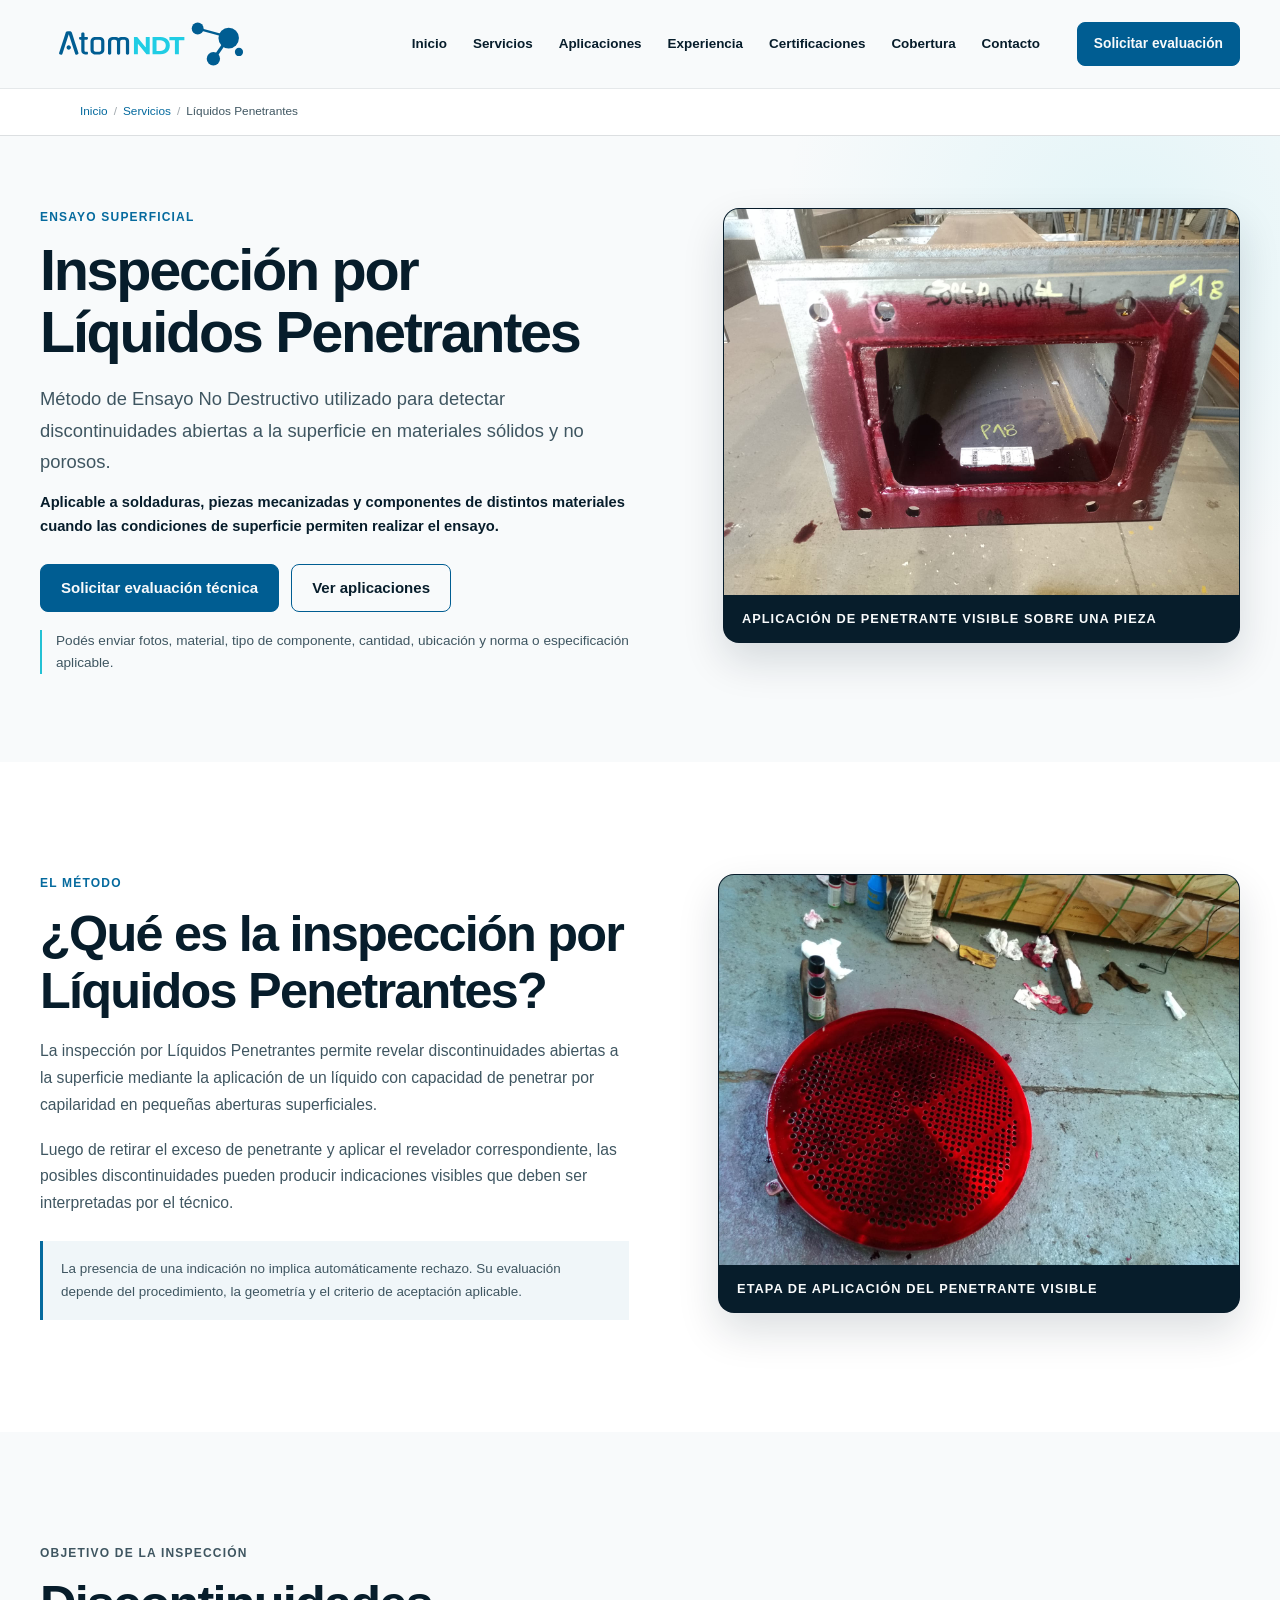
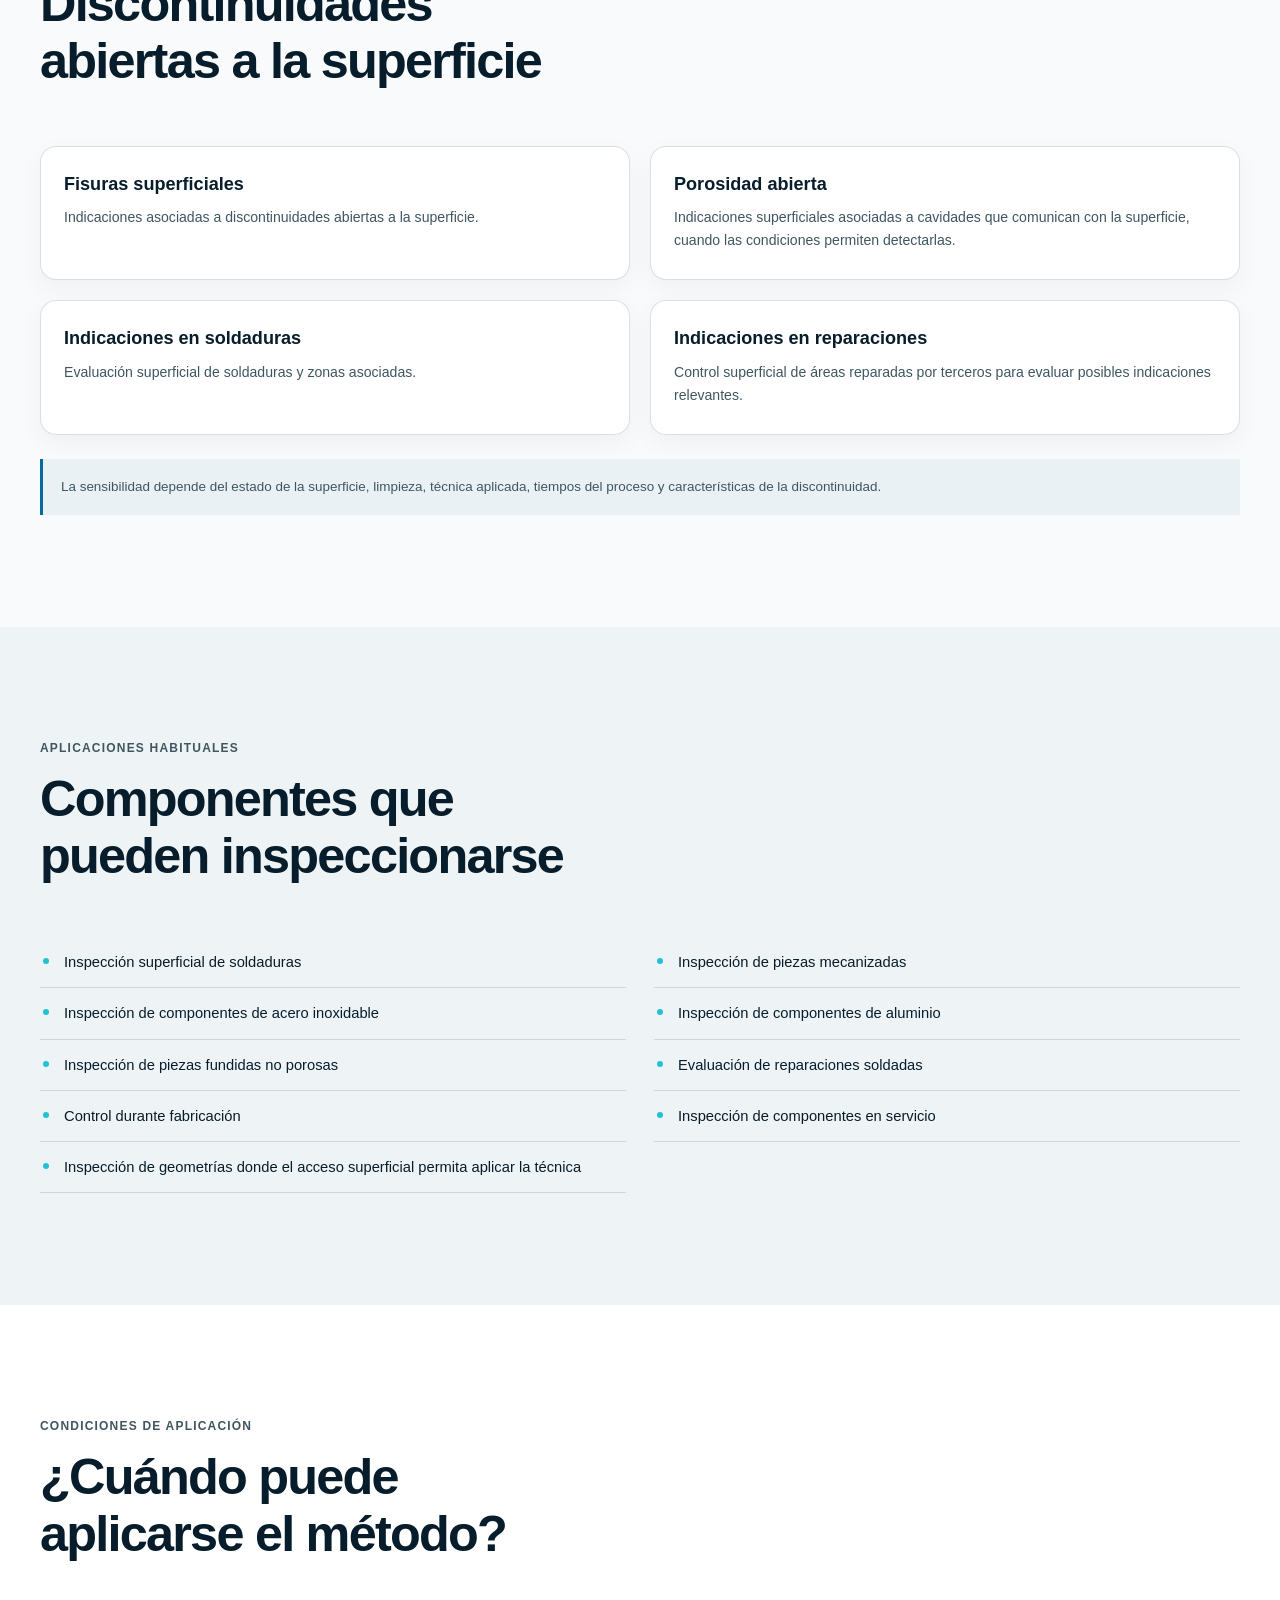
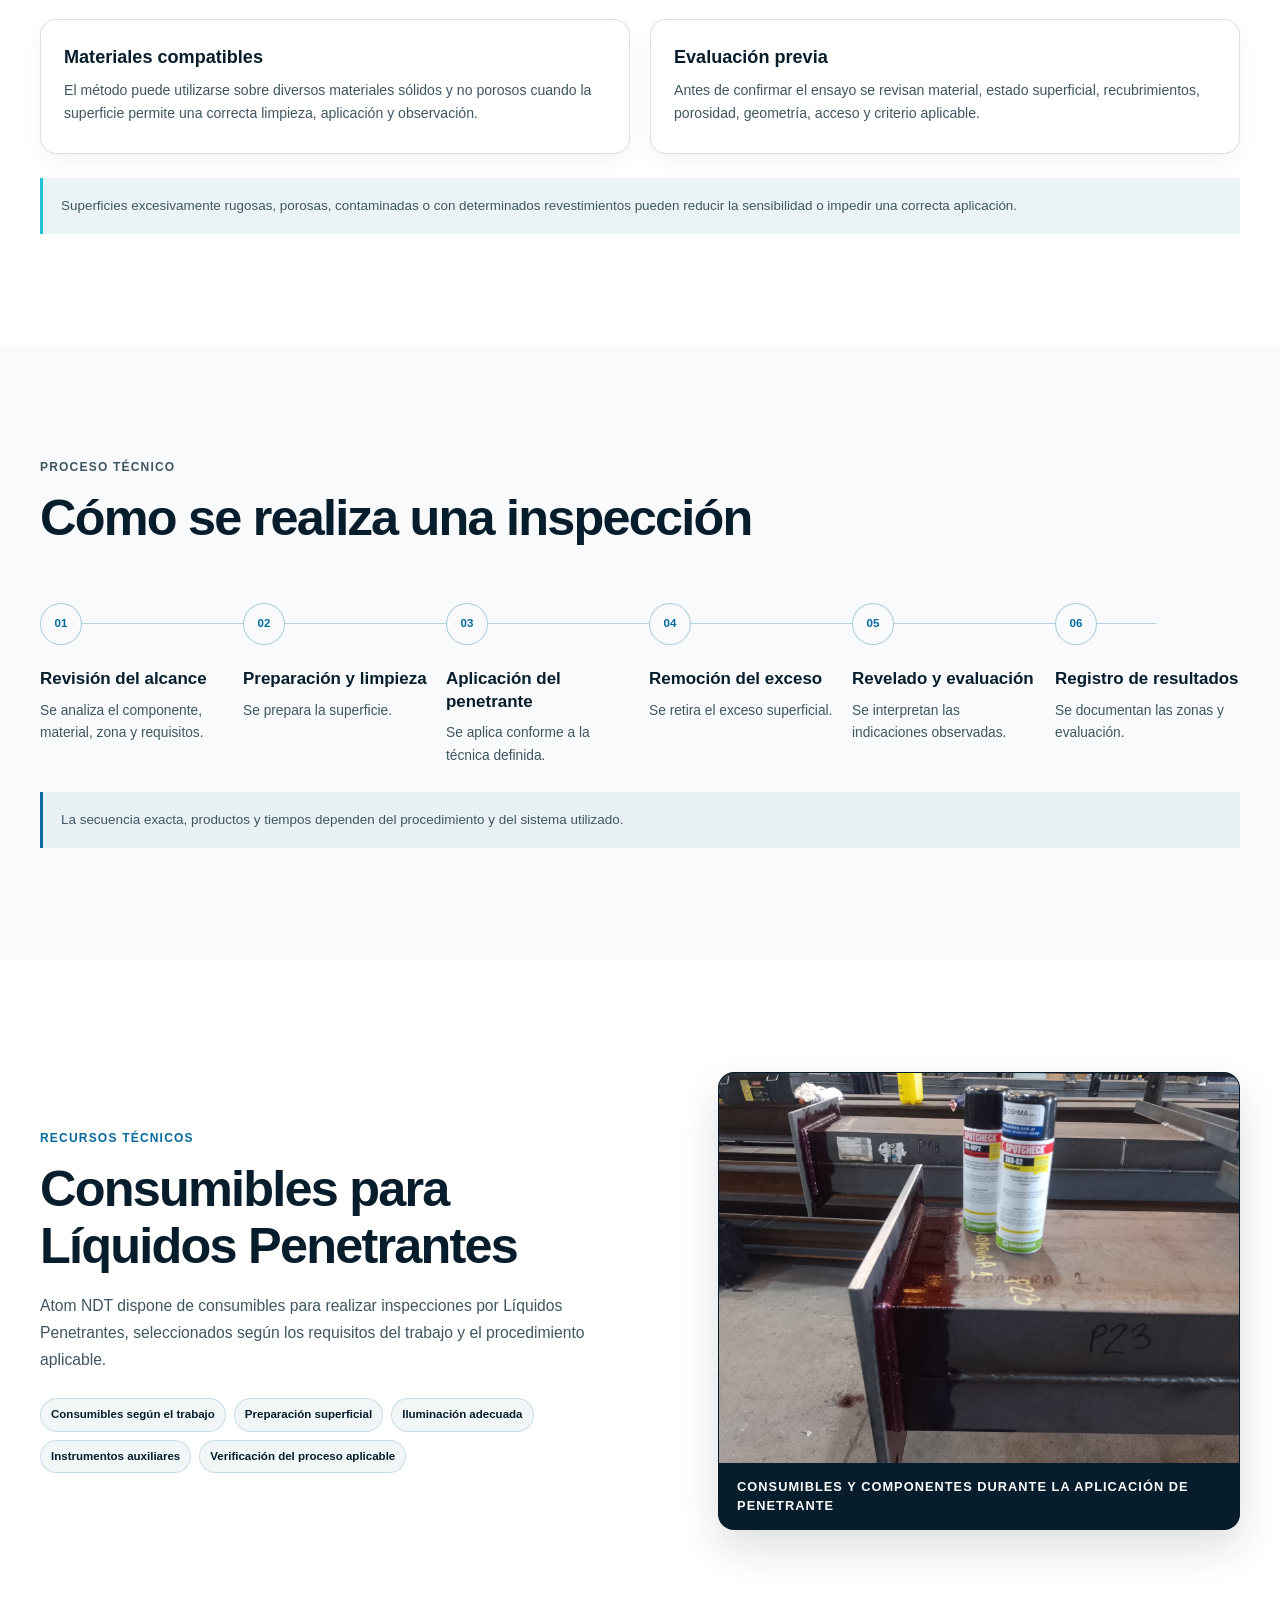
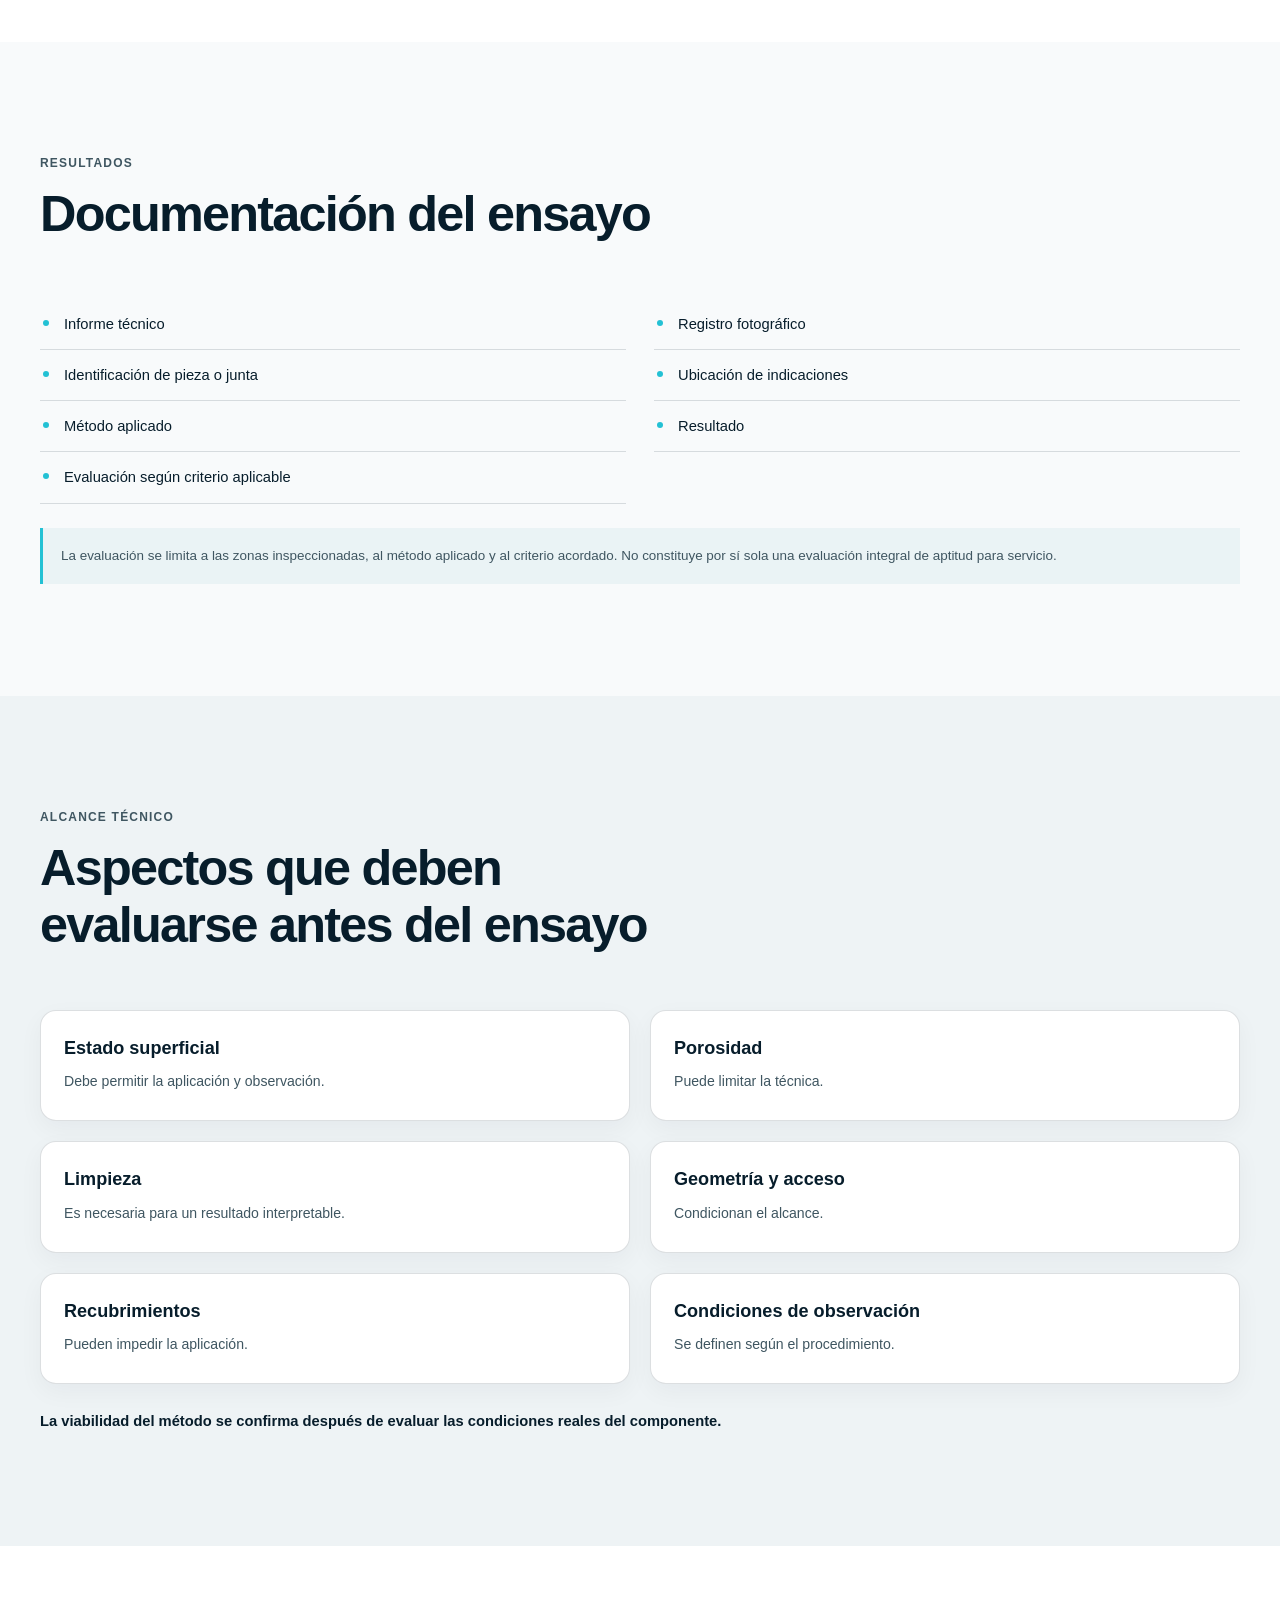
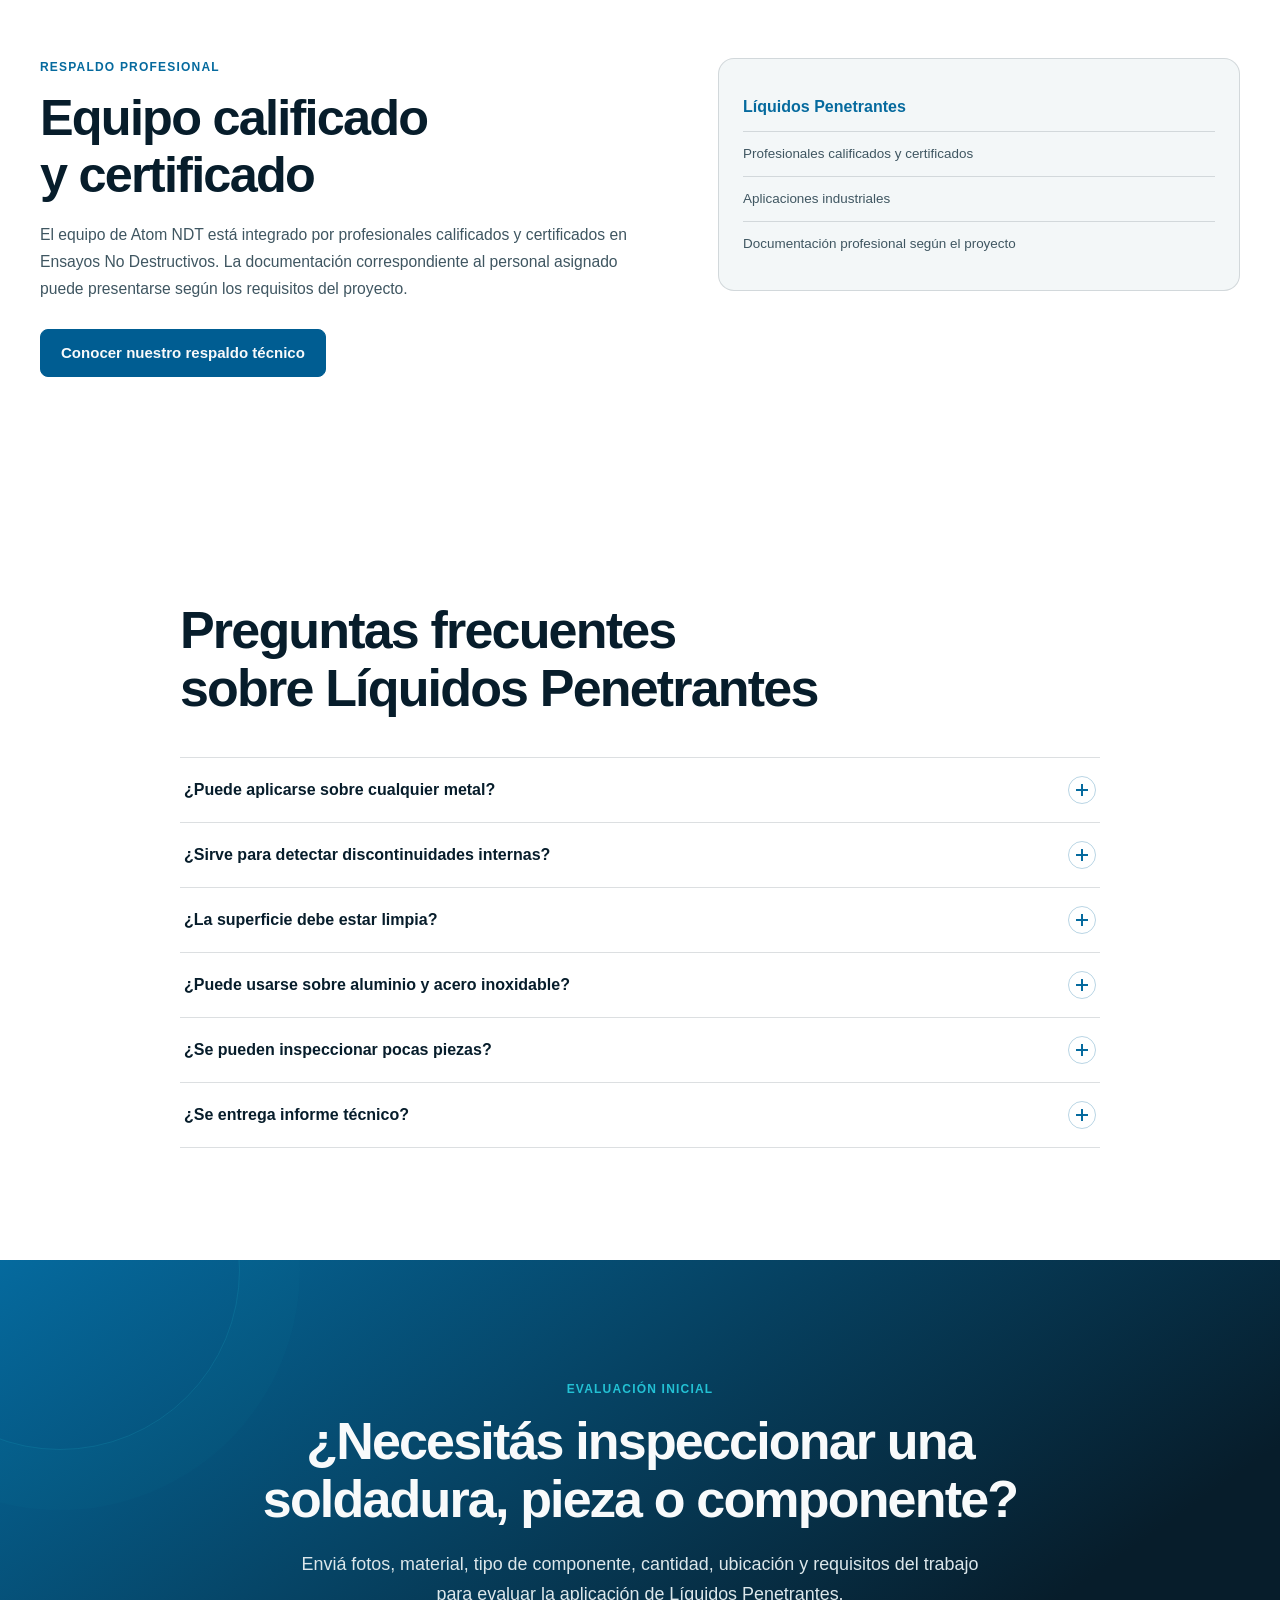
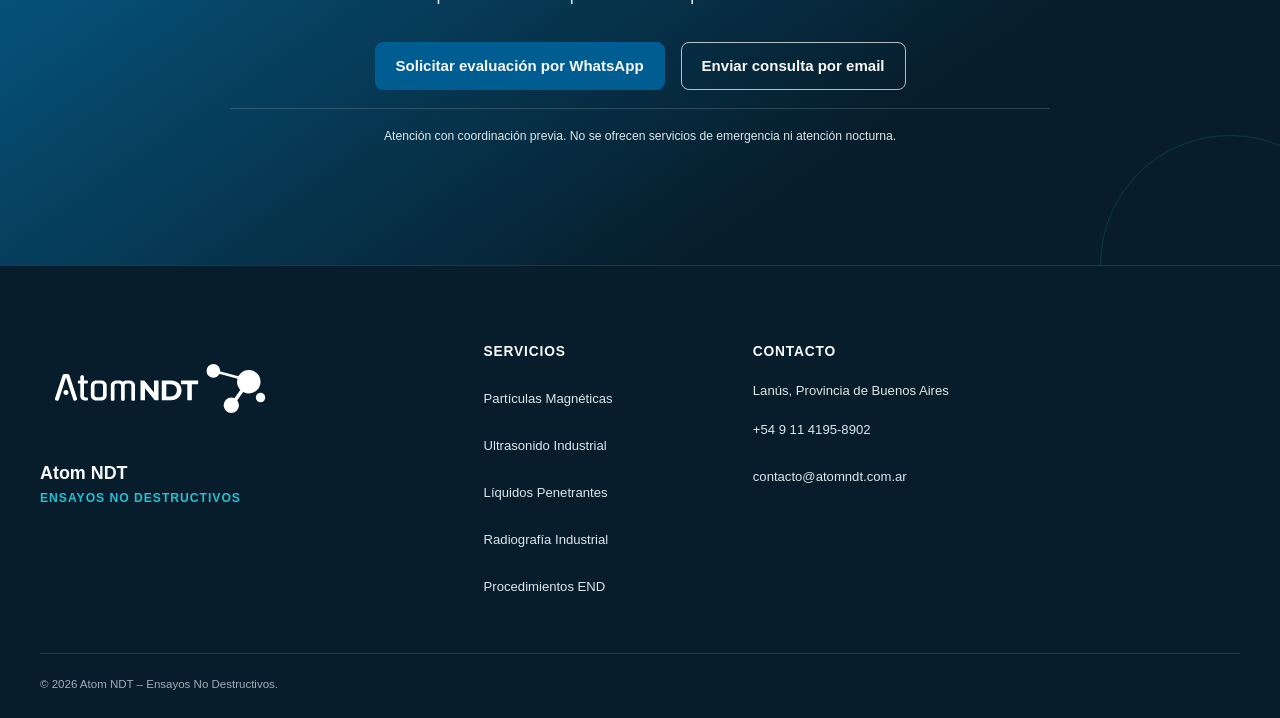
<file: liquidos-penetrantes.html>
<!doctype html><html lang="es-AR"><head><meta charset="utf-8"><meta name="viewport" content="width=device-width,initial-scale=1"><meta name="description" content="Inspección por Líquidos Penetrantes para detectar discontinuidades abiertas a la superficie en soldaduras, piezas y componentes. Atención técnica desde Lanús."><title>Líquidos Penetrantes | Inspección END en Buenos Aires | Atom NDT</title><link rel="canonical" href="https://atomndt.com.ar/liquidos-penetrantes.html"><meta property="og:type" content="website"><meta property="og:title" content="Líquidos Penetrantes | Atom NDT"><meta property="og:description" content="Inspección superficial mediante Líquidos Penetrantes sobre soldaduras, piezas y componentes industriales."><meta property="og:url" content="https://atomndt.com.ar/liquidos-penetrantes.html"><meta property="og:image" content="https://atomndt.com.ar/assets/images/og-atom-ndt.jpg"><meta name="twitter:card" content="summary_large_image"><meta name="twitter:title" content="Líquidos Penetrantes | Atom NDT"><meta name="twitter:description" content="Inspección superficial mediante Líquidos Penetrantes sobre soldaduras, piezas y componentes industriales."><meta name="twitter:image" content="https://atomndt.com.ar/assets/images/og-atom-ndt.jpg"><link rel="icon" href="assets/images/favicon-atomndt.png"><link rel="stylesheet" href="css/styles.css?v=20261007-cta-contrast"></head><body>
<header class="site-header" data-header><div class="container header-inner"><a class="brand site-brand site-brand--header" href="index.html"><img class="site-brand__image site-brand__image--header" src="assets/images/logo-atom-ndt-header.svg" alt="Atom NDT – Ensayos No Destructivos" width="3276" height="1208"></a><button class="menu-toggle" type="button" aria-label="Abrir menú" aria-expanded="false" aria-controls="primary-navigation" data-menu-toggle><span></span><span></span><span></span></button><nav class="primary-navigation" id="primary-navigation" data-navigation><ul class="nav-list"><li><a href="index.html">Inicio</a></li><li><a href="servicios.html">Servicios</a></li><li><a href="index.html#aplicaciones-industriales">Aplicaciones</a></li><li><a href="experiencia.html">Experiencia</a></li><li><a href="index.html#certificaciones">Certificaciones</a></li><li><a href="cobertura.html">Cobertura</a></li><li><a href="contacto.html">Contacto</a></li></ul><a class="button button-small nav-cta" href="https://wa.me/5491141958902?text=Hola%2C%20quisiera%20solicitar%20una%20evaluaci%C3%B3n%20t%C3%A9cnica%20para%20un%20trabajo%20de%20L%C3%ADquidos%20Penetrantes." target="_blank" rel="noopener">Solicitar evaluación</a></nav></div></header><nav class="breadcrumb"><ol class="container"><li><a href="index.html">Inicio</a></li><li><a href="servicios.html">Servicios</a></li><li aria-current="page">Líquidos Penetrantes</li></ol></nav>
<main class="service-page"><section class="service-hero"><div class="container service-hero-grid"><div class="service-hero-content"><p class="section-kicker">Ensayo superficial</p><h1>Inspección por Líquidos Penetrantes</h1><p class="service-hero-summary">Método de Ensayo No Destructivo utilizado para detectar discontinuidades abiertas a la superficie en materiales sólidos y no porosos.</p><p class="service-hero-support">Aplicable a soldaduras, piezas mecanizadas y componentes de distintos materiales cuando las condiciones de superficie permiten realizar el ensayo.</p><div class="service-hero-actions"><a class="button" href="https://wa.me/5491141958902?text=Hola%2C%20quisiera%20solicitar%20una%20evaluaci%C3%B3n%20t%C3%A9cnica%20para%20un%20trabajo%20de%20L%C3%ADquidos%20Penetrantes." target="_blank" rel="noopener">Solicitar evaluación técnica</a><a class="button button-secondary" href="#aplicaciones-liquidos">Ver aplicaciones</a></div><p class="service-hero-note">Podés enviar fotos, material, tipo de componente, cantidad, ubicación y norma o especificación aplicable.</p></div><figure class="service-photo service-photo--complete service-photo--hero"><img src="assets/images/inspeccion-liquidos-penetrantes.jpg" alt="Pieza metálica con penetrante rojo aplicado sobre zonas soldadas" fetchpriority="high" decoding="async"><figcaption>Aplicación de penetrante visible sobre una pieza</figcaption></figure></div></section>
<section class="service-detail-section method-section"><div class="container method-layout"><div class="service-section-copy"><p class="section-kicker">El método</p><h2>¿Qué es la inspección por Líquidos Penetrantes?</h2><p>La inspección por Líquidos Penetrantes permite revelar discontinuidades abiertas a la superficie mediante la aplicación de un líquido con capacidad de penetrar por capilaridad en pequeñas aberturas superficiales.</p><p>Luego de retirar el exceso de penetrante y aplicar el revelador correspondiente, las posibles discontinuidades pueden producir indicaciones visibles que deben ser interpretadas por el técnico.</p><p class="service-technical-note">La presencia de una indicación no implica automáticamente rechazo. Su evaluación depende del procedimiento, la geometría y el criterio de aceptación aplicable.</p></div><figure class="service-photo service-photo--complete"><img src="assets/images/penetrantes-componente-perforado.jpg" alt="Componente circular perforado con penetrante rojo aplicado" loading="lazy" decoding="async"><figcaption>Etapa de aplicación del penetrante visible</figcaption></figure></div></section>
<section class="service-detail-section detection-section"><div class="container"><div class="section-heading service-heading"><p class="section-kicker">Objetivo de la inspección</p><h2>Discontinuidades abiertas a la superficie</h2></div><div class="service-info-grid"><article class="service-info-card"><h3>Fisuras superficiales</h3><p>Indicaciones asociadas a discontinuidades abiertas a la superficie.</p></article><article class="service-info-card"><h3>Porosidad abierta</h3><p>Indicaciones superficiales asociadas a cavidades que comunican con la superficie, cuando las condiciones permiten detectarlas.</p></article><article class="service-info-card"><h3>Indicaciones en soldaduras</h3><p>Evaluación superficial de soldaduras y zonas asociadas.</p></article><article class="service-info-card"><h3>Indicaciones en reparaciones</h3><p>Control superficial de áreas reparadas por terceros para evaluar posibles indicaciones relevantes.</p></article></div><p class="service-technical-note">La sensibilidad depende del estado de la superficie, limpieza, técnica aplicada, tiempos del proceso y características de la discontinuidad.</p></div></section>
<section class="service-detail-section service-applications-section" id="aplicaciones-liquidos"><div class="container"><div class="section-heading service-heading"><p class="section-kicker">Aplicaciones habituales</p><h2>Componentes que pueden inspeccionarse</h2></div><ul class="service-application-list"><li>Inspección superficial de soldaduras</li><li>Inspección de piezas mecanizadas</li><li>Inspección de componentes de acero inoxidable</li><li>Inspección de componentes de aluminio</li><li>Inspección de piezas fundidas no porosas</li><li>Evaluación de reparaciones soldadas</li><li>Control durante fabricación</li><li>Inspección de componentes en servicio</li><li>Inspección de geometrías donde el acceso superficial permita aplicar la técnica</li></ul></div></section>
<section class="service-detail-section conditions-section"><div class="container"><div class="section-heading service-heading"><p class="section-kicker">Condiciones de aplicación</p><h2>¿Cuándo puede aplicarse el método?</h2></div><div class="conditions-grid"><article><h3>Materiales compatibles</h3><p>El método puede utilizarse sobre diversos materiales sólidos y no porosos cuando la superficie permite una correcta limpieza, aplicación y observación.</p></article><article><h3>Evaluación previa</h3><p>Antes de confirmar el ensayo se revisan material, estado superficial, recubrimientos, porosidad, geometría, acceso y criterio aplicable.</p></article></div><p class="service-warning">Superficies excesivamente rugosas, porosas, contaminadas o con determinados revestimientos pueden reducir la sensibilidad o impedir una correcta aplicación.</p></div></section>
<section class="service-detail-section service-process-section"><div class="container"><div class="section-heading service-heading"><p class="section-kicker">Proceso técnico</p><h2>Cómo se realiza una inspección</h2></div><ol class="service-process-list"><li><article><span>01</span><h3>Revisión del alcance</h3><p>Se analiza el componente, material, zona y requisitos.</p></article></li><li><article><span>02</span><h3>Preparación y limpieza</h3><p>Se prepara la superficie.</p></article></li><li><article><span>03</span><h3>Aplicación del penetrante</h3><p>Se aplica conforme a la técnica definida.</p></article></li><li><article><span>04</span><h3>Remoción del exceso</h3><p>Se retira el exceso superficial.</p></article></li><li><article><span>05</span><h3>Revelado y evaluación</h3><p>Se interpretan las indicaciones observadas.</p></article></li><li><article><span>06</span><h3>Registro de resultados</h3><p>Se documentan las zonas y evaluación.</p></article></li></ol><p class="service-technical-note">La secuencia exacta, productos y tiempos dependen del procedimiento y del sistema utilizado.</p></div></section>
<section class="service-detail-section service-equipment-section"><div class="container service-equipment-layout"><div class="service-section-copy"><p class="section-kicker">Recursos técnicos</p><h2>Consumibles para Líquidos Penetrantes</h2><p>Atom NDT dispone de consumibles para realizar inspecciones por Líquidos Penetrantes, seleccionados según los requisitos del trabajo y el procedimiento aplicable.</p><ul class="service-tags"><li>Consumibles según el trabajo</li><li>Preparación superficial</li><li>Iluminación adecuada</li><li>Instrumentos auxiliares</li><li>Verificación del proceso aplicable</li></ul></div><figure class="service-photo service-photo--complete"><img src="assets/images/consumibles-liquidos-penetrantes.jpg" alt="Consumibles Spotcheck para Líquidos Penetrantes junto a componentes soldados" loading="lazy" decoding="async"><figcaption>Consumibles y componentes durante la aplicación de penetrante</figcaption></figure></div></section>
<section class="service-detail-section service-documentation-section"><div class="container"><div class="section-heading service-heading"><p class="section-kicker">Resultados</p><h2>Documentación del ensayo</h2></div><ul class="documentation-list"><li>Informe técnico</li><li>Registro fotográfico</li><li>Identificación de pieza o junta</li><li>Ubicación de indicaciones</li><li>Método aplicado</li><li>Resultado</li><li>Evaluación según criterio aplicable</li></ul><p class="service-warning">La evaluación se limita a las zonas inspeccionadas, al método aplicado y al criterio acordado. No constituye por sí sola una evaluación integral de aptitud para servicio.</p></div></section>
<section class="service-detail-section limitations-section"><div class="container"><div class="section-heading service-heading"><p class="section-kicker">Alcance técnico</p><h2>Aspectos que deben evaluarse antes del ensayo</h2></div><div class="limitations-grid"><article><h3>Estado superficial</h3><p>Debe permitir la aplicación y observación.</p></article><article><h3>Porosidad</h3><p>Puede limitar la técnica.</p></article><article><h3>Limpieza</h3><p>Es necesaria para un resultado interpretable.</p></article><article><h3>Geometría y acceso</h3><p>Condicionan el alcance.</p></article><article><h3>Recubrimientos</h3><p>Pueden impedir la aplicación.</p></article><article><h3>Condiciones de observación</h3><p>Se definen según el procedimiento.</p></article></div><p class="limitations-closing">La viabilidad del método se confirma después de evaluar las condiciones reales del componente.</p></div></section>
<section class="service-detail-section service-experience-section"><div class="container service-experience-layout"><div class="service-section-copy"><p class="section-kicker">Respaldo profesional</p><h2>Equipo calificado y certificado</h2><p>El equipo de Atom NDT está integrado por profesionales calificados y certificados en Ensayos No Destructivos. La documentación correspondiente al personal asignado puede presentarse según los requisitos del proyecto.</p><a class="button" href="experiencia.html#certificaciones-profesionales">Conocer nuestro respaldo técnico</a></div><ul class="service-credentials"><li><strong>Líquidos Penetrantes</strong></li><li>Profesionales calificados y certificados</li><li>Aplicaciones industriales</li><li>Documentación profesional según el proyecto</li></ul></div></section>
<section class="faq-section service-faq-section"><div class="container faq-container"><div class="section-heading faq-heading"><h2>Preguntas frecuentes sobre Líquidos Penetrantes</h2></div><div class="faq-list" data-faq><article class="faq-item"><h3><button id="lp-q1" aria-expanded="false" aria-controls="lp-a1" data-faq-trigger>¿Puede aplicarse sobre cualquier metal?<span class="faq-symbol"></span></button></h3><div class="faq-answer" id="lp-a1" role="region" aria-labelledby="lp-q1"><p>Puede aplicarse sobre diversos materiales sólidos y no porosos, pero las condiciones de superficie deben evaluarse antes del ensayo.</p></div></article><article class="faq-item"><h3><button id="lp-q2" aria-expanded="false" aria-controls="lp-a2" data-faq-trigger>¿Sirve para detectar discontinuidades internas?<span class="faq-symbol"></span></button></h3><div class="faq-answer" id="lp-a2" role="region" aria-labelledby="lp-q2"><p>No. El método está orientado a discontinuidades abiertas a la superficie.</p></div></article><article class="faq-item"><h3><button id="lp-q3" aria-expanded="false" aria-controls="lp-a3" data-faq-trigger>¿La superficie debe estar limpia?<span class="faq-symbol"></span></button></h3><div class="faq-answer" id="lp-a3" role="region" aria-labelledby="lp-q3"><p>Sí. La preparación superficial es una parte importante del proceso.</p></div></article><article class="faq-item"><h3><button id="lp-q4" aria-expanded="false" aria-controls="lp-a4" data-faq-trigger>¿Puede usarse sobre aluminio y acero inoxidable?<span class="faq-symbol"></span></button></h3><div class="faq-answer" id="lp-a4" role="region" aria-labelledby="lp-q4"><p>Sí, cuando las condiciones del material y la superficie permiten aplicar correctamente la técnica.</p></div></article><article class="faq-item"><h3><button id="lp-q5" aria-expanded="false" aria-controls="lp-a5" data-faq-trigger>¿Se pueden inspeccionar pocas piezas?<span class="faq-symbol"></span></button></h3><div class="faq-answer" id="lp-a5" role="region" aria-labelledby="lp-q5"><p>Sí. Se evalúan trabajos puntuales y trabajos de mayor alcance.</p></div></article><article class="faq-item"><h3><button id="lp-q6" aria-expanded="false" aria-controls="lp-a6" data-faq-trigger>¿Se entrega informe técnico?<span class="faq-symbol"></span></button></h3><div class="faq-answer" id="lp-a6" role="region" aria-labelledby="lp-q6"><p>Sí. El alcance puede incluir informe, registro fotográfico, ubicación de indicaciones y evaluación según el criterio aplicable.</p></div></article></div></div></section>
<section class="contact-section service-contact-section"><div class="container contact-content"><p class="section-kicker">Evaluación inicial</p><h2>¿Necesitás inspeccionar una soldadura, pieza o componente?</h2><p class="contact-summary">Enviá fotos, material, tipo de componente, cantidad, ubicación y requisitos del trabajo para evaluar la aplicación de Líquidos Penetrantes.</p><div class="contact-actions"><a class="button" href="https://wa.me/5491141958902?text=Hola%2C%20quisiera%20solicitar%20una%20evaluaci%C3%B3n%20t%C3%A9cnica%20para%20un%20trabajo%20de%20L%C3%ADquidos%20Penetrantes." target="_blank" rel="noopener">Solicitar evaluación por WhatsApp</a><a class="button button-secondary" href="mailto:contacto@atomndt.com.ar?subject=Consulta%20sobre%20L%C3%ADquidos%20Penetrantes%20-%20Atom%20NDT">Enviar consulta por email</a></div><p class="availability-notice">Atención con coordinación previa. No se ofrecen servicios de emergencia ni atención nocturna.</p></div></section></main><footer class="site-footer"><div class="container footer-grid"><div class="footer-brand"><a class="site-brand site-brand--footer" href="index.html"><img class="site-brand__image site-brand__image--footer" src="assets/images/logo-atom-ndt-footer.svg" alt="Atom NDT – Ensayos No Destructivos" width="3276" height="1208"></a><p class="footer-brand-name">Atom NDT</p><p class="footer-brand-subtitle">Ensayos No Destructivos</p></div><nav class="footer-group"><h2>Servicios</h2><ul><li><a href="particulas-magneticas.html">Partículas Magnéticas</a></li><li><a href="ultrasonido-industrial.html">Ultrasonido Industrial</a></li><li><a href="liquidos-penetrantes.html" aria-current="page">Líquidos Penetrantes</a></li><li><a href="radiografia-industrial.html">Radiografía Industrial</a></li><li><a href="servicios.html#procedimientos-end">Procedimientos END</a></li></ul></nav><div class="footer-group"><h2>Contacto</h2><ul><li>Lanús, Provincia de Buenos Aires</li><li><a href="https://wa.me/5491141958902">+54 9 11 4195-8902</a></li><li><a href="mailto:contacto@atomndt.com.ar">contacto@atomndt.com.ar</a></li></ul></div></div><div class="container footer-bottom"><p>© 2026 Atom NDT – Ensayos No Destructivos.</p></div></footer><script src="js/main.js"></script></body></html>
</file>
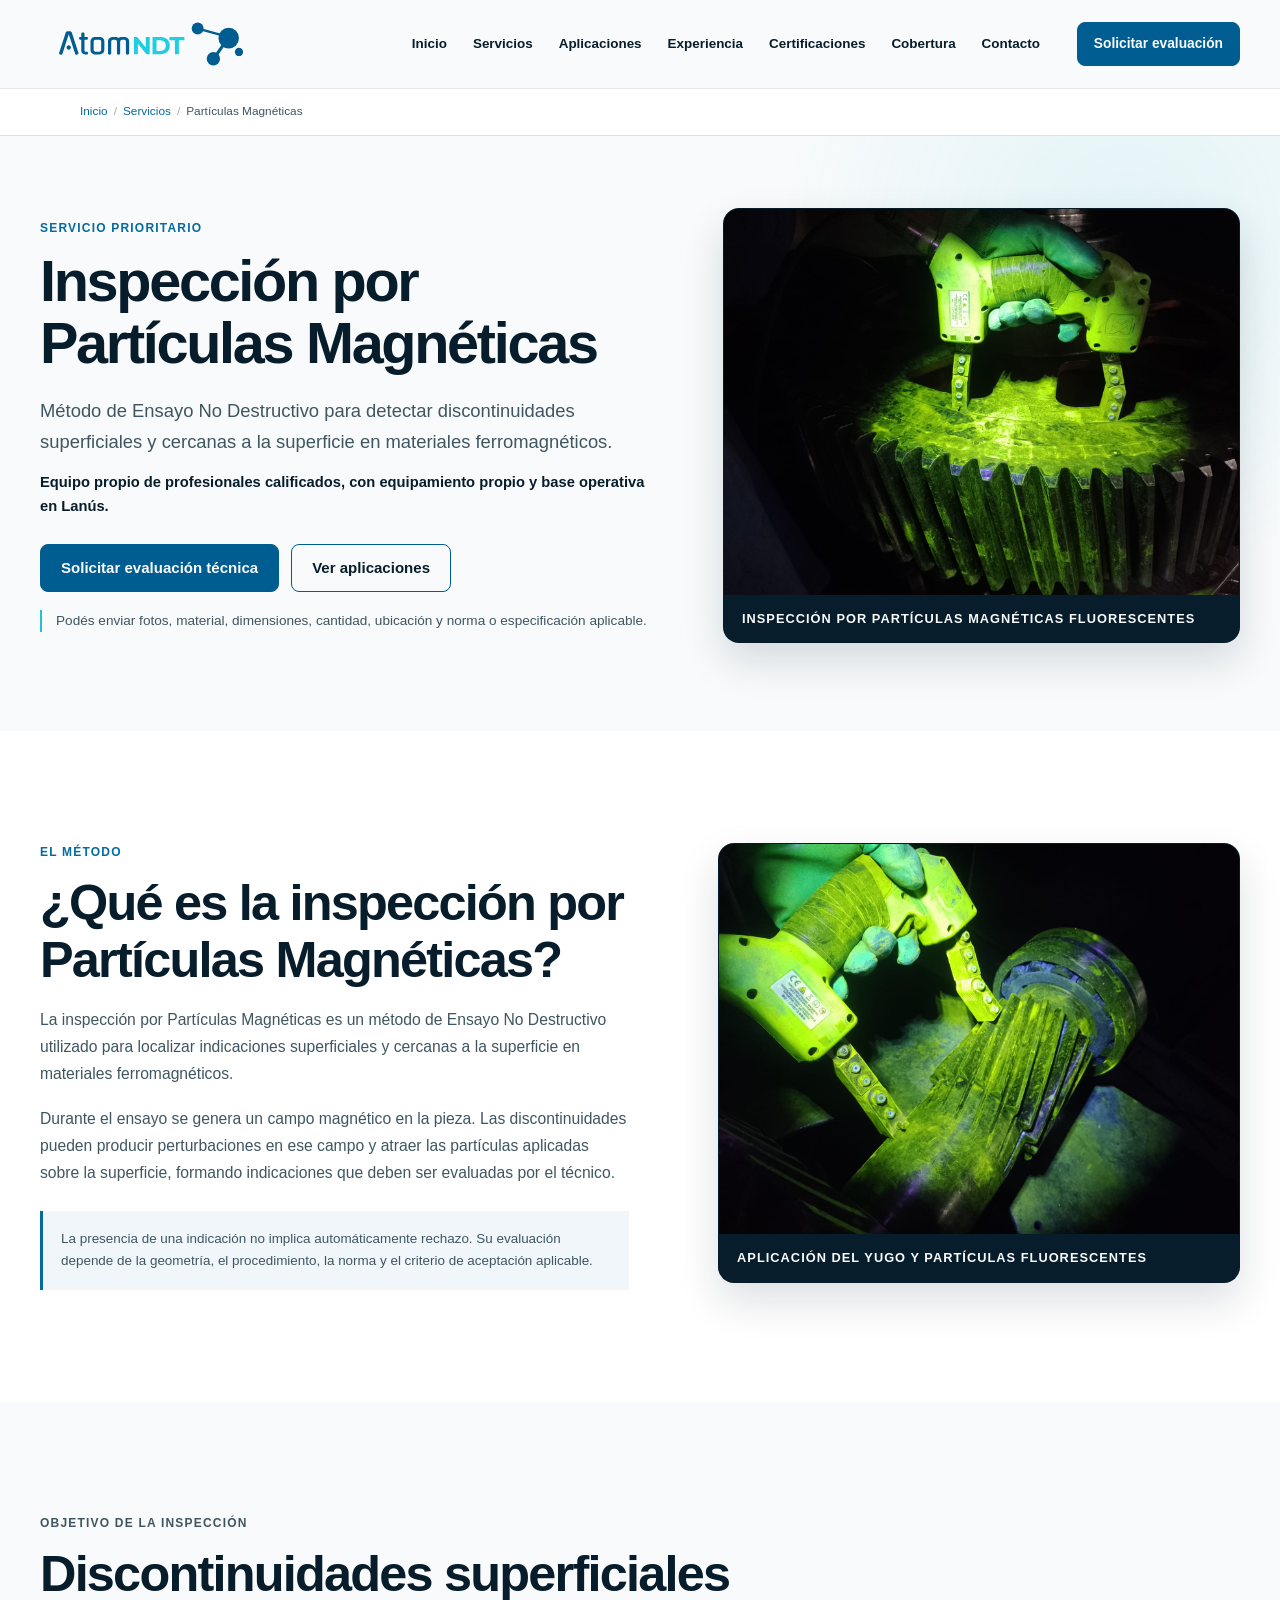
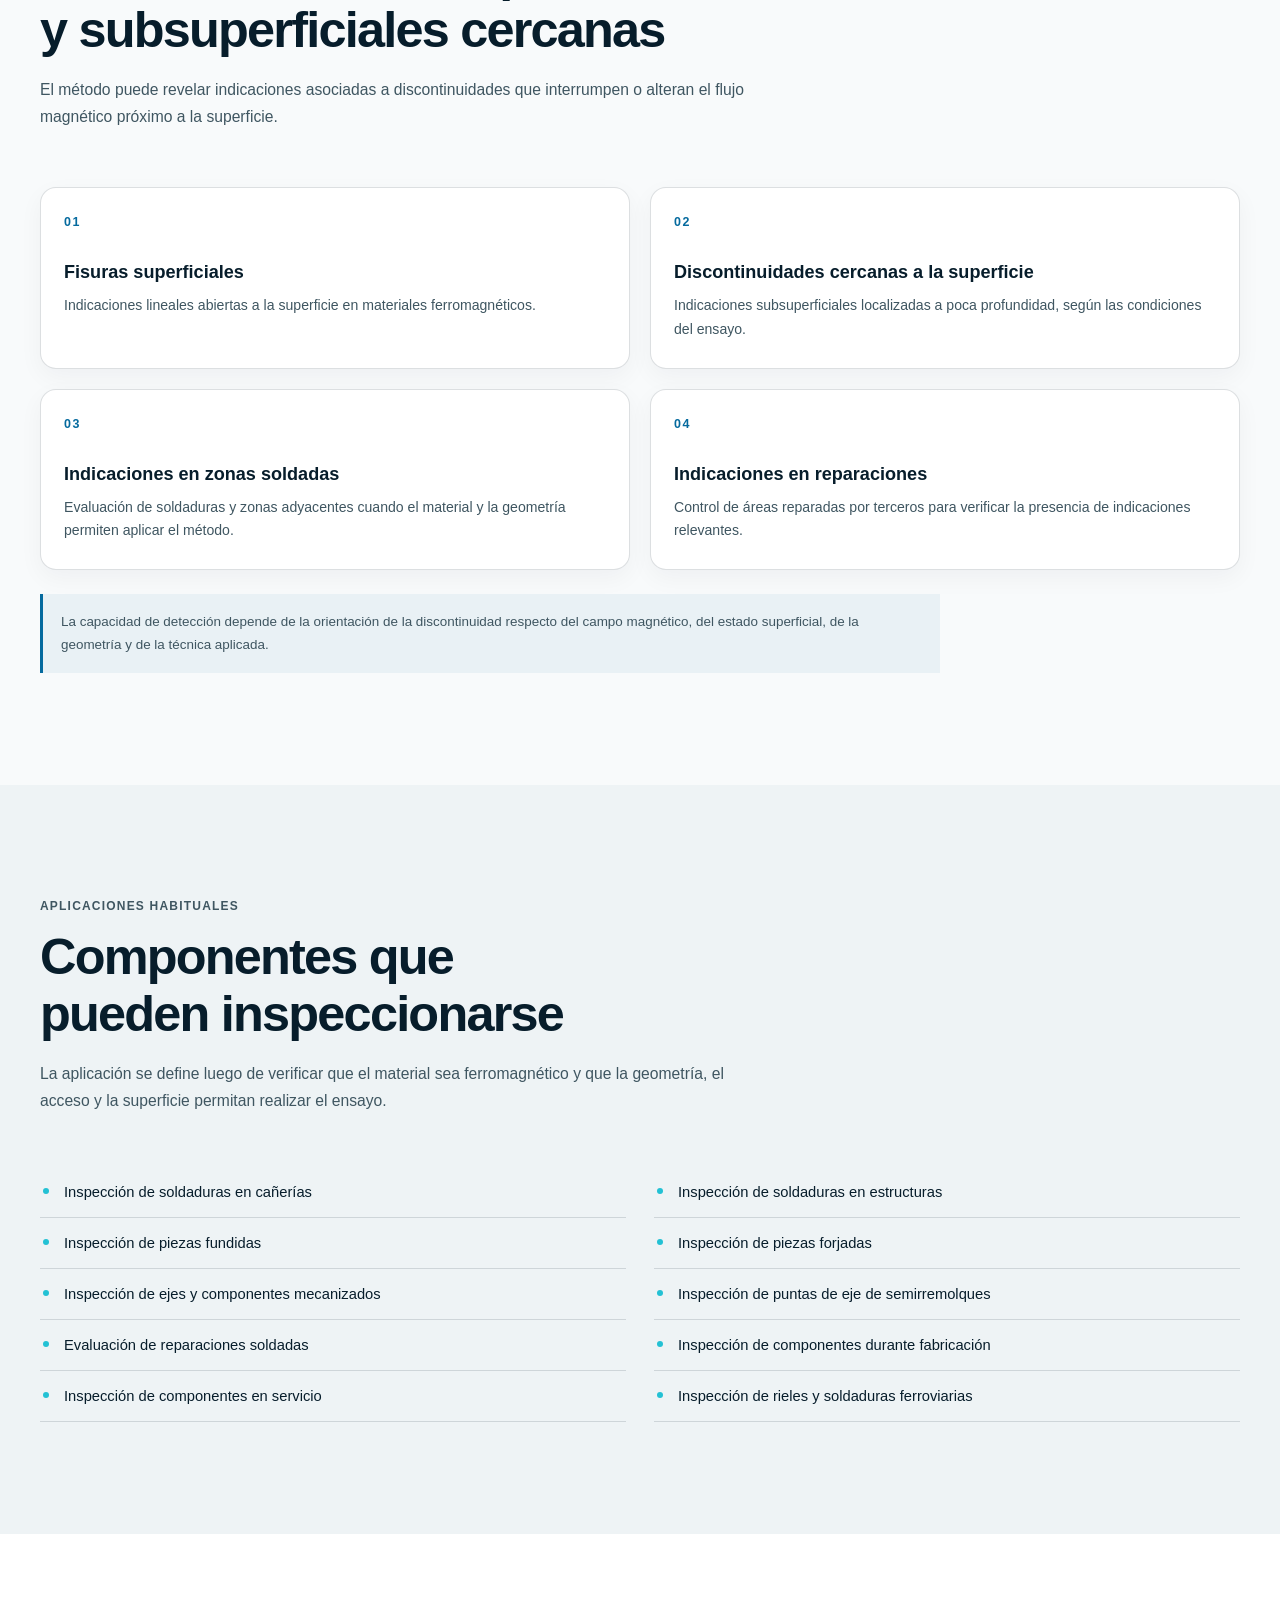
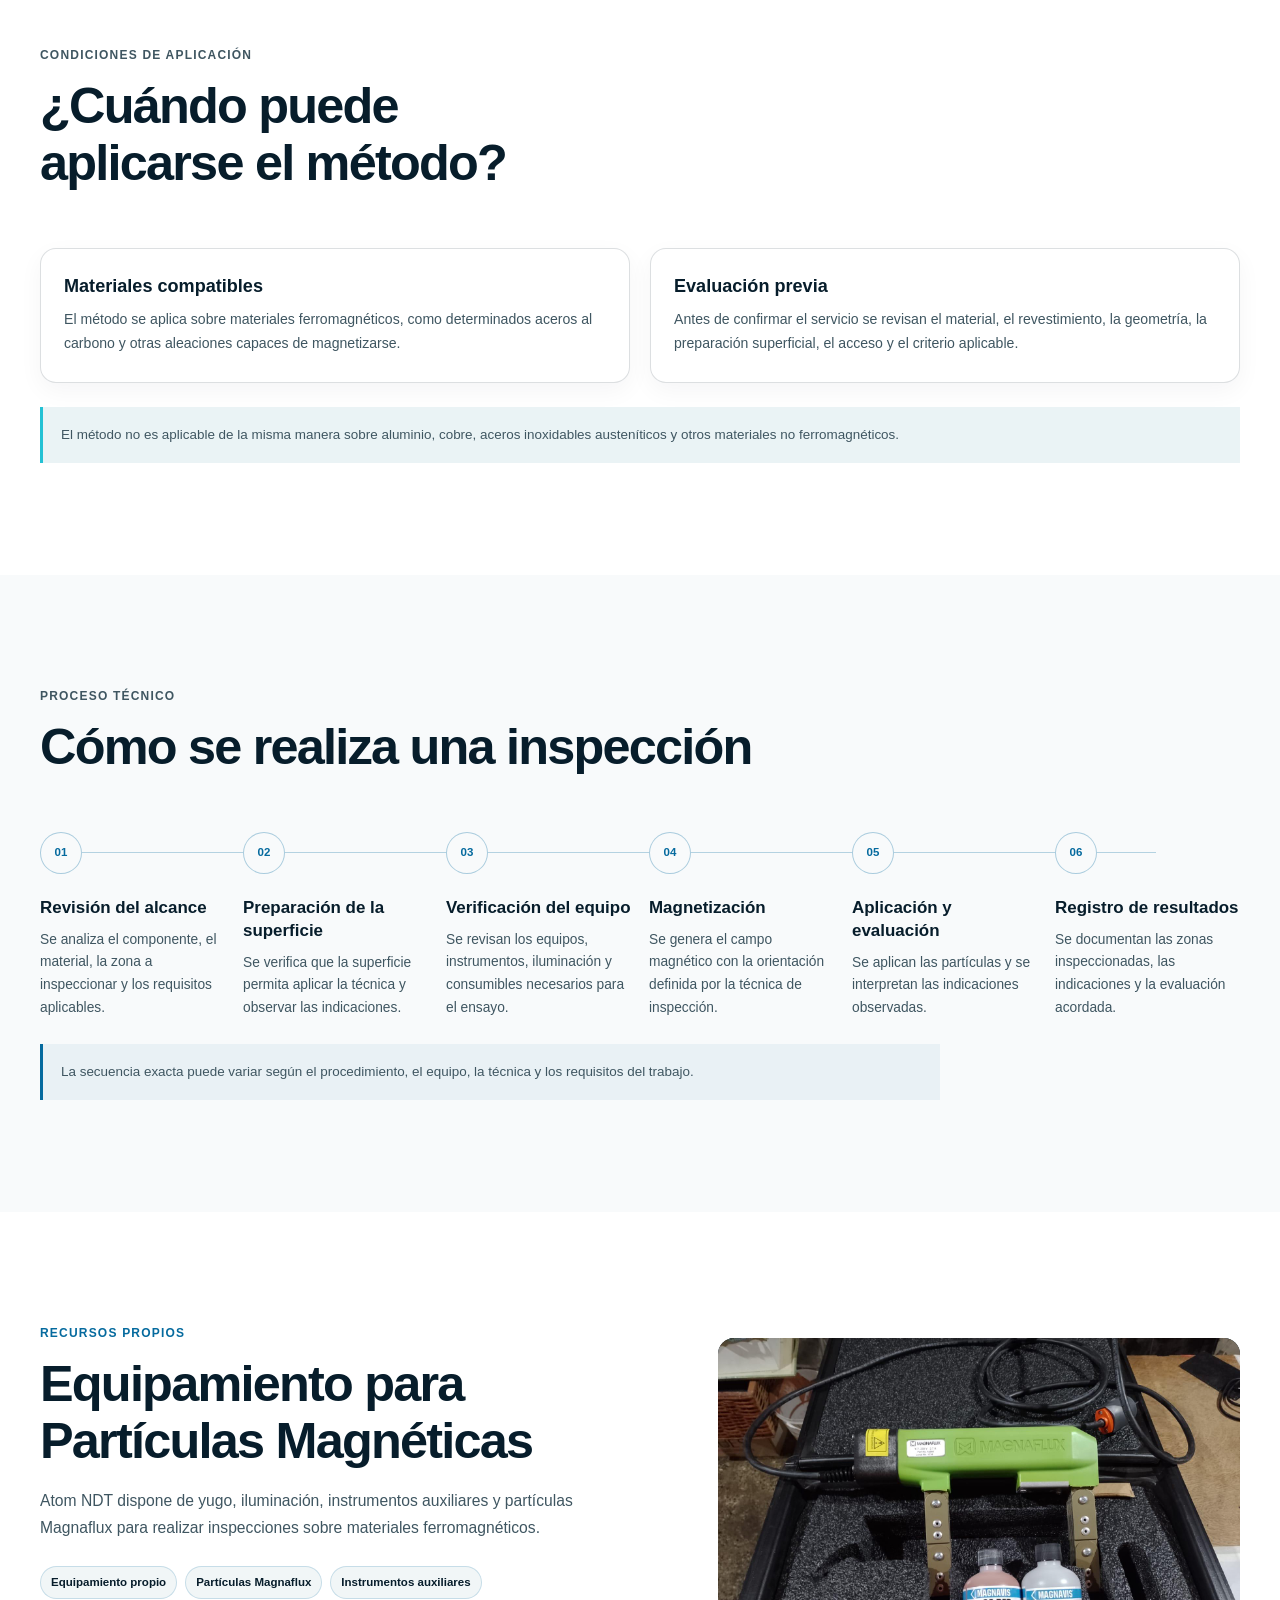
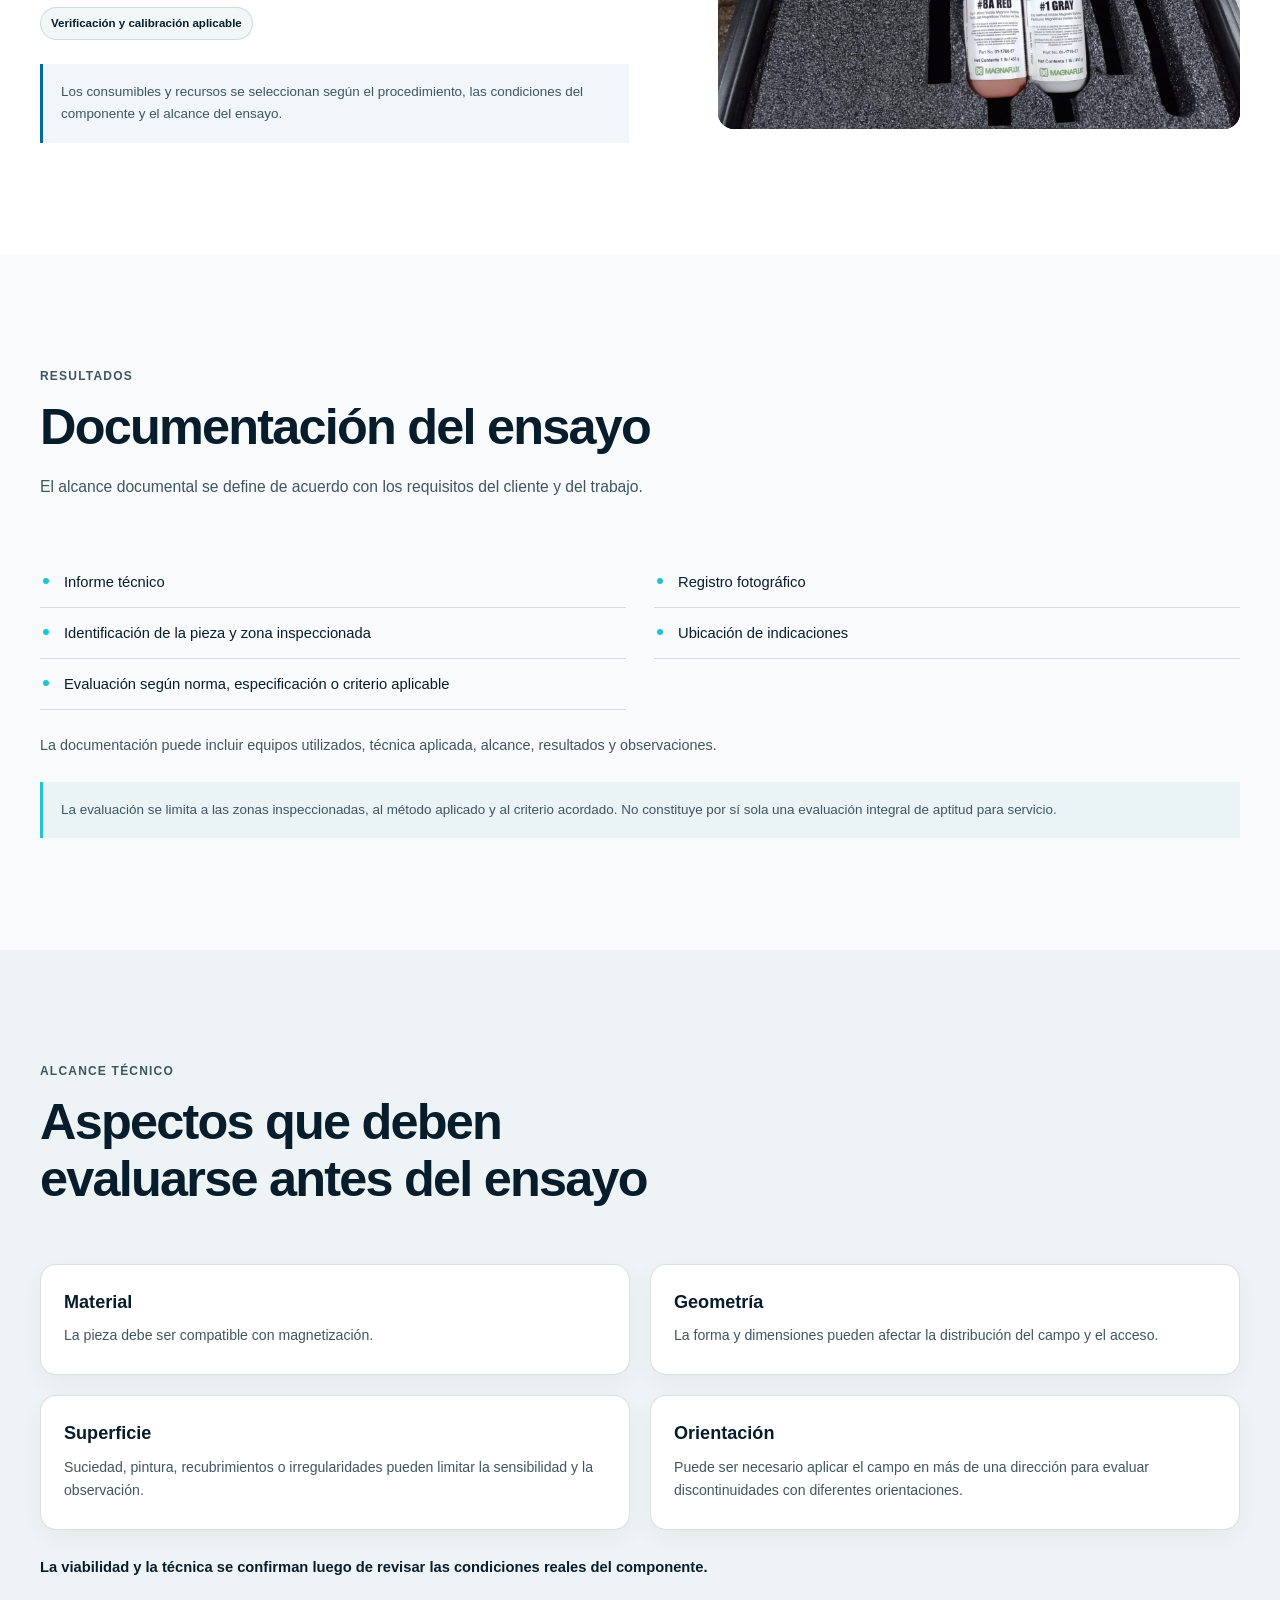
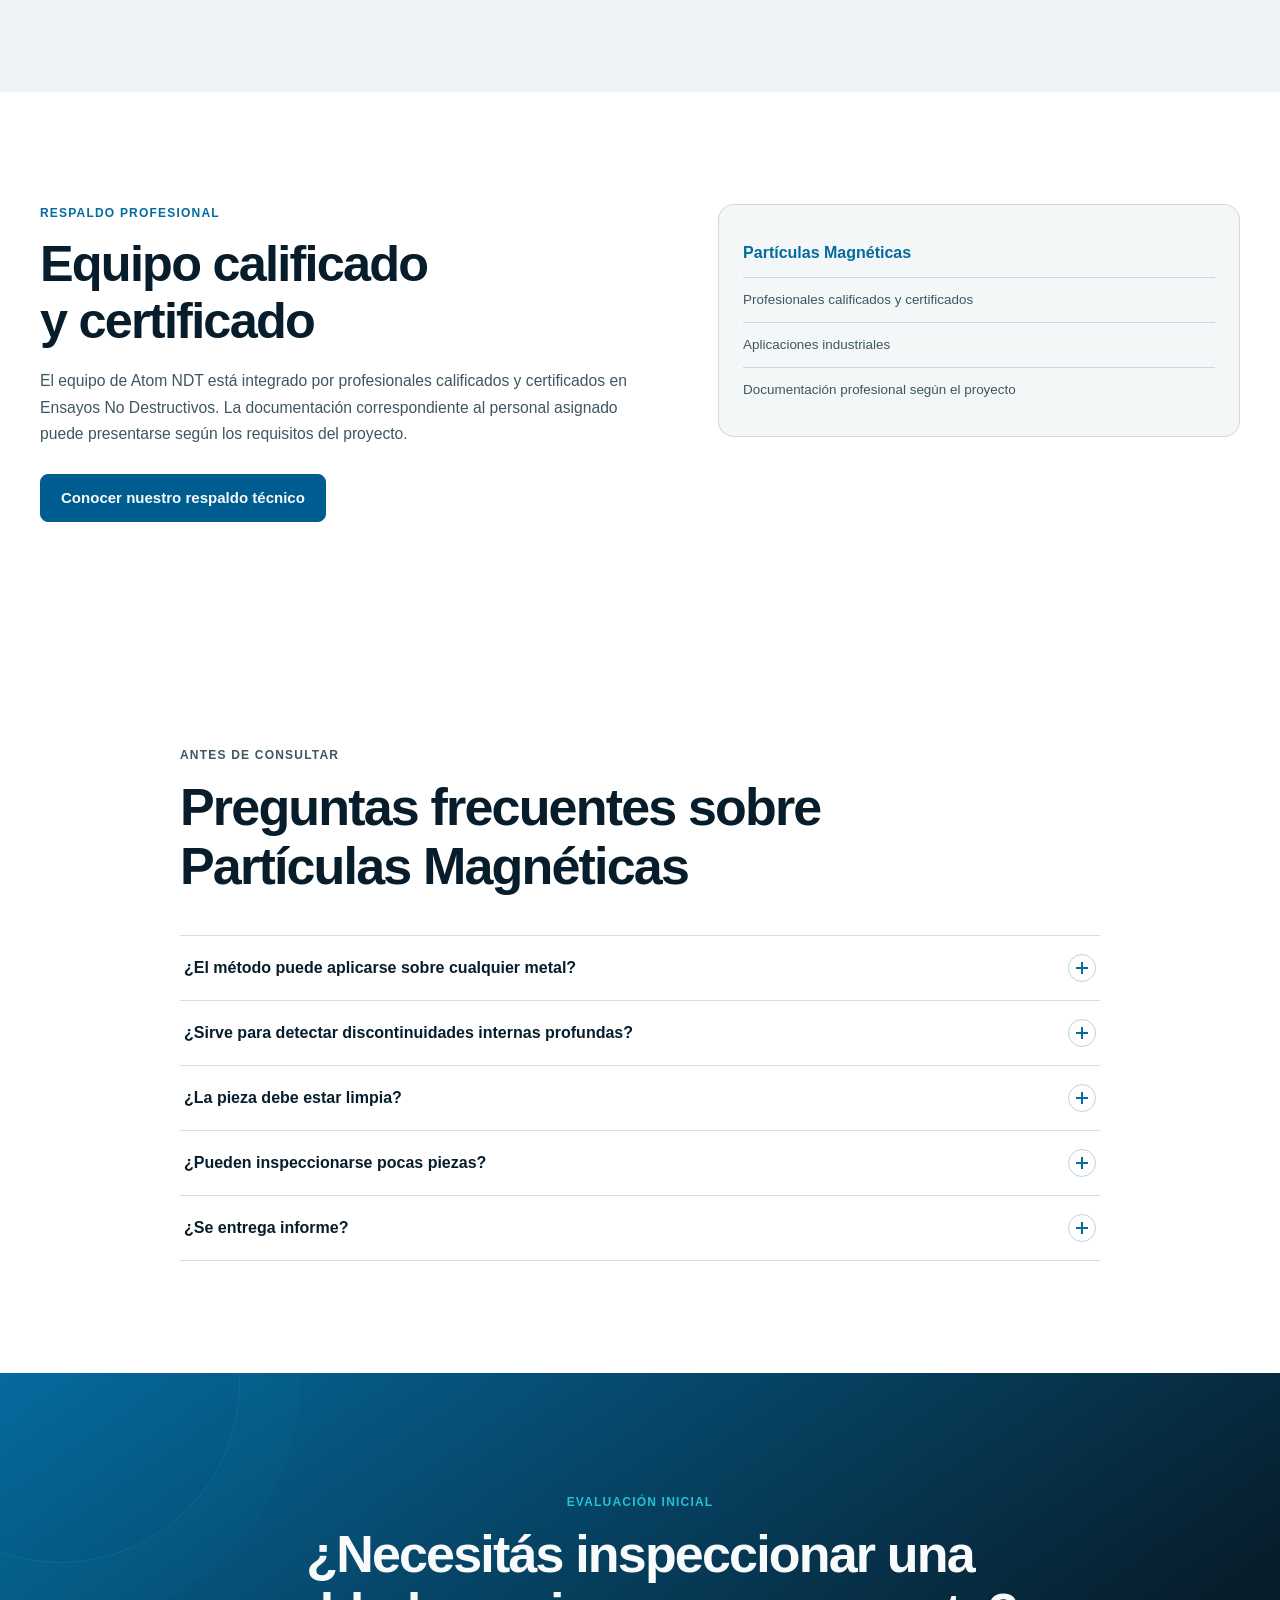
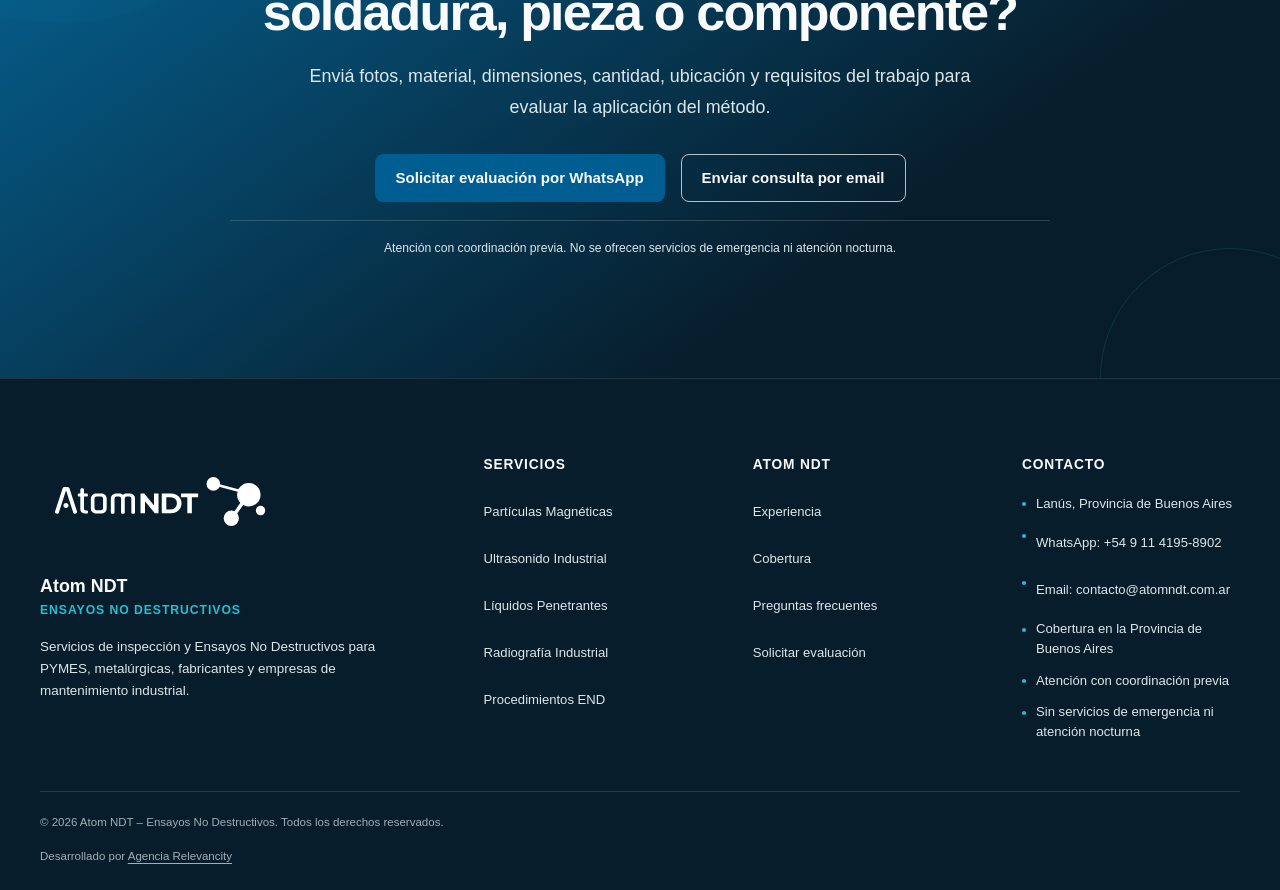
<file: particulas-magneticas.html>
<!DOCTYPE html>
<html lang="es-AR">
<head>
  <meta charset="UTF-8">
  <meta name="viewport" content="width=device-width, initial-scale=1">
  <meta name="description" content="Inspección por Partículas Magnéticas para detectar discontinuidades superficiales y cercanas a la superficie en materiales ferromagnéticos. Equipo calificado y certificado, con base en Lanús.">
  <meta name="robots" content="index, follow">
  <meta name="author" content="Atom NDT">

  <title>Partículas Magnéticas | Inspección END en Buenos Aires | Atom NDT</title>
  <link rel="canonical" href="https://atomndt.com.ar/particulas-magneticas.html">

  <meta property="og:type" content="website">
  <meta property="og:locale" content="es_AR">
  <meta property="og:site_name" content="Atom NDT">
  <meta property="og:title" content="Partículas Magnéticas | Atom NDT">
  <meta property="og:description" content="Inspección por Partículas Magnéticas sobre soldaduras, piezas y componentes ferromagnéticos.">
  <meta property="og:url" content="https://atomndt.com.ar/particulas-magneticas.html">
  <meta property="og:image" content="https://atomndt.com.ar/assets/images/og-atom-ndt.jpg">
  <meta property="og:image:secure_url" content="https://atomndt.com.ar/assets/images/og-atom-ndt.jpg">
  <meta property="og:image:type" content="image/jpeg">
  <meta property="og:image:width" content="1200">
  <meta property="og:image:height" content="630">
  <meta property="og:image:alt" content="Atom NDT – Ensayos No Destructivos">

  <meta name="twitter:card" content="summary_large_image">
  <meta name="twitter:title" content="Partículas Magnéticas | Atom NDT">
  <meta name="twitter:description" content="Inspección por Partículas Magnéticas para componentes ferromagnéticos.">
  <meta name="twitter:image" content="https://atomndt.com.ar/assets/images/og-atom-ndt.jpg">

  <link rel="icon" type="image/png" href="assets/images/favicon-atomndt.png">
  <link rel="stylesheet" href="css/styles.css?v=20261007-cta-contrast">

  <script type="application/ld+json">
    {
      "@context": "https://schema.org",
      "@type": "ProfessionalService",
      "name": "Atom NDT",
      "url": "https://atomndt.com.ar/particulas-magneticas.html",
      "telephone": "+5491141958902",
      "email": "contacto@atomndt.com.ar",
      "serviceType": "Inspección por Partículas Magnéticas",
      "areaServed": [
        "Lanús",
        "Área Metropolitana de Buenos Aires",
        "Provincia de Buenos Aires"
      ],
      "provider": {
        "@type": "Organization",
        "name": "Atom NDT"
      }
    }
  </script>
</head>
<body>
  <header class="site-header" data-header>
    <div class="container header-inner">
      <a class="brand site-brand site-brand--header" href="index.html" aria-label="Atom NDT — Inicio">
        <img class="site-brand__image site-brand__image--header" src="assets/images/logo-atom-ndt-header.svg" alt="Atom NDT – Ensayos No Destructivos" width="3276" height="1208">
      </a>

      <button class="menu-toggle" type="button" aria-label="Abrir menú" aria-expanded="false" aria-controls="primary-navigation" data-menu-toggle>
        <span aria-hidden="true"></span>
        <span aria-hidden="true"></span>
        <span aria-hidden="true"></span>
      </button>

      <nav class="primary-navigation" id="primary-navigation" aria-label="Navegación principal" data-navigation>
        <ul class="nav-list">
          <li><a href="index.html">Inicio</a></li>
          <li><a href="servicios.html">Servicios</a></li>
          <li><a href="index.html#aplicaciones-industriales">Aplicaciones</a></li>
          <li><a href="experiencia.html">Experiencia</a></li>
          <li><a href="index.html#certificaciones">Certificaciones</a></li>
          <li><a href="cobertura.html">Cobertura</a></li>
          <li><a href="contacto.html">Contacto</a></li>
        </ul>
        <a class="button button-small nav-cta" href="https://wa.me/5491141958902?text=Hola%2C%20quisiera%20solicitar%20una%20evaluaci%C3%B3n%20t%C3%A9cnica%20para%20un%20trabajo%20de%20Part%C3%ADculas%20Magn%C3%A9ticas." target="_blank" rel="noopener noreferrer">Solicitar evaluación</a>
      </nav>
    </div>
  </header>

  <nav class="breadcrumb" aria-label="Ruta de navegación">
    <ol class="container">
      <li><a href="index.html">Inicio</a></li>
      <li><a href="servicios.html">Servicios</a></li>
      <li aria-current="page">Partículas Magnéticas</li>
    </ol>
  </nav>

  <main class="service-page">
    <section class="service-hero" aria-labelledby="service-hero-title">
      <div class="container service-hero-grid">
        <div class="service-hero-content">
          <p class="section-kicker">Servicio prioritario</p>
          <h1 id="service-hero-title">Inspección por Partículas Magnéticas</h1>
          <p class="service-hero-summary">Método de Ensayo No Destructivo para detectar discontinuidades superficiales y cercanas a la superficie en materiales ferromagnéticos.</p>
          <p class="service-hero-support">Equipo propio de profesionales calificados, con equipamiento propio y base operativa en Lanús.</p>
          <div class="service-hero-actions">
            <a class="button" href="https://wa.me/5491141958902?text=Hola%2C%20quisiera%20solicitar%20una%20evaluaci%C3%B3n%20t%C3%A9cnica%20para%20un%20trabajo%20de%20Part%C3%ADculas%20Magn%C3%A9ticas." target="_blank" rel="noopener noreferrer">Solicitar evaluación técnica</a>
            <a class="button button-secondary" href="#aplicaciones-particulas">Ver aplicaciones</a>
          </div>
          <p class="service-hero-note">Podés enviar fotos, material, dimensiones, cantidad, ubicación y norma o especificación aplicable.</p>
        </div>

        <figure class="service-photo service-photo--complete service-photo--hero"><img src="assets/images/particulas-fluorescentes-engranaje.jpg" alt="Yugo aplicado sobre un componente dentado durante una inspección con partículas fluorescentes" fetchpriority="high" decoding="async"><figcaption>Inspección por Partículas Magnéticas fluorescentes</figcaption></figure>
      </div>
    </section>

    <section class="service-detail-section method-section" id="metodo" aria-labelledby="method-title">
      <div class="container method-layout">
        <div class="service-section-copy">
          <p class="section-kicker">El método</p>
          <h2 id="method-title">¿Qué es la inspección por Partículas Magnéticas?</h2>
          <p>La inspección por Partículas Magnéticas es un método de Ensayo No Destructivo utilizado para localizar indicaciones superficiales y cercanas a la superficie en materiales ferromagnéticos.</p>
          <p>Durante el ensayo se genera un campo magnético en la pieza. Las discontinuidades pueden producir perturbaciones en ese campo y atraer las partículas aplicadas sobre la superficie, formando indicaciones que deben ser evaluadas por el técnico.</p>
          <p class="service-technical-note">La presencia de una indicación no implica automáticamente rechazo. Su evaluación depende de la geometría, el procedimiento, la norma y el criterio de aceptación aplicable.</p>
        </div>
        <figure class="service-photo service-photo--complete"><img src="assets/images/particulas-fluorescentes-eje.jpg" alt="Yugo magnético en contacto con un eje durante el ensayo bajo luz UV" loading="lazy" decoding="async"><figcaption>Aplicación del yugo y partículas fluorescentes</figcaption></figure>
      </div>
    </section>

    <section class="service-detail-section detection-section" aria-labelledby="detection-title">
      <div class="container">
        <div class="section-heading service-heading">
          <p class="section-kicker">Objetivo de la inspección</p>
          <h2 id="detection-title">Discontinuidades superficiales y subsuperficiales cercanas</h2>
          <p>El método puede revelar indicaciones asociadas a discontinuidades que interrumpen o alteran el flujo magnético próximo a la superficie.</p>
        </div>
        <div class="service-info-grid">
          <article class="service-info-card">
            <span class="card-number" aria-hidden="true">01</span>
            <h3>Fisuras superficiales</h3>
            <p>Indicaciones lineales abiertas a la superficie en materiales ferromagnéticos.</p>
          </article>
          <article class="service-info-card">
            <span class="card-number" aria-hidden="true">02</span>
            <h3>Discontinuidades cercanas a la superficie</h3>
            <p>Indicaciones subsuperficiales localizadas a poca profundidad, según las condiciones del ensayo.</p>
          </article>
          <article class="service-info-card">
            <span class="card-number" aria-hidden="true">03</span>
            <h3>Indicaciones en zonas soldadas</h3>
            <p>Evaluación de soldaduras y zonas adyacentes cuando el material y la geometría permiten aplicar el método.</p>
          </article>
          <article class="service-info-card">
            <span class="card-number" aria-hidden="true">04</span>
            <h3>Indicaciones en reparaciones</h3>
            <p>Control de áreas reparadas por terceros para verificar la presencia de indicaciones relevantes.</p>
          </article>
        </div>
        <p class="service-technical-note service-note-wide">La capacidad de detección depende de la orientación de la discontinuidad respecto del campo magnético, del estado superficial, de la geometría y de la técnica aplicada.</p>
      </div>
    </section>

    <section class="service-detail-section service-applications-section" id="aplicaciones-particulas" aria-labelledby="service-applications-title">
      <div class="container">
        <div class="section-heading service-heading">
          <p class="section-kicker">Aplicaciones habituales</p>
          <h2 id="service-applications-title">Componentes que pueden inspeccionarse</h2>
          <p>La aplicación se define luego de verificar que el material sea ferromagnético y que la geometría, el acceso y la superficie permitan realizar el ensayo.</p>
        </div>
        <ul class="service-application-list">
          <li>Inspección de soldaduras en cañerías</li>
          <li>Inspección de soldaduras en estructuras</li>
          <li>Inspección de piezas fundidas</li>
          <li>Inspección de piezas forjadas</li>
          <li>Inspección de ejes y componentes mecanizados</li>
          <li>Inspección de puntas de eje de semirremolques</li>
          <li>Evaluación de reparaciones soldadas</li>
          <li>Inspección de componentes durante fabricación</li>
          <li>Inspección de componentes en servicio</li>
          <li>Inspección de rieles y soldaduras ferroviarias</li>
        </ul>
      </div>
    </section>

    <section class="service-detail-section conditions-section" aria-labelledby="conditions-title">
      <div class="container">
        <div class="section-heading service-heading">
          <p class="section-kicker">Condiciones de aplicación</p>
          <h2 id="conditions-title">¿Cuándo puede aplicarse el método?</h2>
        </div>
        <div class="conditions-grid">
          <article>
            <h3>Materiales compatibles</h3>
            <p>El método se aplica sobre materiales ferromagnéticos, como determinados aceros al carbono y otras aleaciones capaces de magnetizarse.</p>
          </article>
          <article>
            <h3>Evaluación previa</h3>
            <p>Antes de confirmar el servicio se revisan el material, el revestimiento, la geometría, la preparación superficial, el acceso y el criterio aplicable.</p>
          </article>
        </div>
        <p class="service-warning">El método no es aplicable de la misma manera sobre aluminio, cobre, aceros inoxidables austeníticos y otros materiales no ferromagnéticos.</p>
      </div>
    </section>

    <section class="service-detail-section service-process-section" aria-labelledby="service-process-title">
      <div class="container">
        <div class="section-heading service-heading">
          <p class="section-kicker">Proceso técnico</p>
          <h2 id="service-process-title">Cómo se realiza una inspección</h2>
        </div>
        <ol class="service-process-list">
          <li><article><span aria-hidden="true">01</span><h3>Revisión del alcance</h3><p>Se analiza el componente, el material, la zona a inspeccionar y los requisitos aplicables.</p></article></li>
          <li><article><span aria-hidden="true">02</span><h3>Preparación de la superficie</h3><p>Se verifica que la superficie permita aplicar la técnica y observar las indicaciones.</p></article></li>
          <li><article><span aria-hidden="true">03</span><h3>Verificación del equipo</h3><p>Se revisan los equipos, instrumentos, iluminación y consumibles necesarios para el ensayo.</p></article></li>
          <li><article><span aria-hidden="true">04</span><h3>Magnetización</h3><p>Se genera el campo magnético con la orientación definida por la técnica de inspección.</p></article></li>
          <li><article><span aria-hidden="true">05</span><h3>Aplicación y evaluación</h3><p>Se aplican las partículas y se interpretan las indicaciones observadas.</p></article></li>
          <li><article><span aria-hidden="true">06</span><h3>Registro de resultados</h3><p>Se documentan las zonas inspeccionadas, las indicaciones y la evaluación acordada.</p></article></li>
        </ol>
        <p class="service-technical-note service-note-wide">La secuencia exacta puede variar según el procedimiento, el equipo, la técnica y los requisitos del trabajo.</p>
      </div>
    </section>

    <section class="service-detail-section service-equipment-section" aria-labelledby="service-equipment-title">
      <div class="container service-equipment-layout">
        <div class="service-section-copy">
          <p class="section-kicker">Recursos propios</p>
          <h2 id="service-equipment-title">Equipamiento para Partículas Magnéticas</h2>
          <p>Atom NDT dispone de yugo, iluminación, instrumentos auxiliares y partículas Magnaflux para realizar inspecciones sobre materiales ferromagnéticos.</p>
          <ul class="service-tags" aria-label="Recursos disponibles">
            <li>Equipamiento propio</li>
            <li>Partículas Magnaflux</li>
            <li>Instrumentos auxiliares</li>
            <li>Verificación y calibración aplicable</li>
          </ul>
          <p class="service-technical-note">Los consumibles y recursos se seleccionan según el procedimiento, las condiciones del componente y el alcance del ensayo.</p>
        </div>
        <div class="equipment-photo equipment-photo--pair">
          <img src="assets/images/equipo-particulas-magneticas.jpg" alt="Yugo Magnaflux con partículas Magnavis en su maleta" width="1000" height="750" loading="lazy" decoding="async">
        </div>
      </div>
    </section>

    <section class="service-detail-section service-documentation-section" aria-labelledby="documentation-title">
      <div class="container">
        <div class="section-heading service-heading">
          <p class="section-kicker">Resultados</p>
          <h2 id="documentation-title">Documentación del ensayo</h2>
          <p>El alcance documental se define de acuerdo con los requisitos del cliente y del trabajo.</p>
        </div>
        <ul class="documentation-list">
          <li>Informe técnico</li>
          <li>Registro fotográfico</li>
          <li>Identificación de la pieza y zona inspeccionada</li>
          <li>Ubicación de indicaciones</li>
          <li>Evaluación según norma, especificación o criterio aplicable</li>
        </ul>
        <p class="documentation-copy">La documentación puede incluir equipos utilizados, técnica aplicada, alcance, resultados y observaciones.</p>
        <p class="service-warning">La evaluación se limita a las zonas inspeccionadas, al método aplicado y al criterio acordado. No constituye por sí sola una evaluación integral de aptitud para servicio.</p>
      </div>
    </section>

    <section class="service-detail-section limitations-section" aria-labelledby="limitations-title">
      <div class="container">
        <div class="section-heading service-heading">
          <p class="section-kicker">Alcance técnico</p>
          <h2 id="limitations-title">Aspectos que deben evaluarse antes del ensayo</h2>
        </div>
        <div class="limitations-grid">
          <article><h3>Material</h3><p>La pieza debe ser compatible con magnetización.</p></article>
          <article><h3>Geometría</h3><p>La forma y dimensiones pueden afectar la distribución del campo y el acceso.</p></article>
          <article><h3>Superficie</h3><p>Suciedad, pintura, recubrimientos o irregularidades pueden limitar la sensibilidad y la observación.</p></article>
          <article><h3>Orientación</h3><p>Puede ser necesario aplicar el campo en más de una dirección para evaluar discontinuidades con diferentes orientaciones.</p></article>
        </div>
        <p class="limitations-closing">La viabilidad y la técnica se confirman luego de revisar las condiciones reales del componente.</p>
      </div>
    </section>

    <section class="service-detail-section service-experience-section" aria-labelledby="service-experience-title"><div class="container service-experience-layout"><div class="service-section-copy"><p class="section-kicker">Respaldo profesional</p><h2 id="service-experience-title">Equipo calificado y certificado</h2><p>El equipo de Atom NDT está integrado por profesionales calificados y certificados en Ensayos No Destructivos. La documentación correspondiente al personal asignado puede presentarse según los requisitos del proyecto.</p><a class="button" href="experiencia.html#certificaciones-profesionales">Conocer nuestro respaldo técnico</a></div><ul class="service-credentials"><li><strong>Partículas Magnéticas</strong></li><li>Profesionales calificados y certificados</li><li>Aplicaciones industriales</li><li>Documentación profesional según el proyecto</li></ul></div></section>

    <section class="faq-section service-faq-section" aria-labelledby="service-faq-title">
      <div class="container faq-container">
        <div class="section-heading faq-heading">
          <p class="section-kicker">Antes de consultar</p>
          <h2 id="service-faq-title">Preguntas frecuentes sobre Partículas Magnéticas</h2>
        </div>
        <div class="faq-list" data-faq>
          <article class="faq-item"><h3><button type="button" id="pm-question-1" aria-expanded="true" aria-controls="pm-answer-1" data-faq-trigger><span>¿El método puede aplicarse sobre cualquier metal?</span><span class="faq-symbol" aria-hidden="true"></span></button></h3><div class="faq-answer" id="pm-answer-1" role="region" aria-labelledby="pm-question-1"><p>No. Se utiliza sobre materiales ferromagnéticos. El material debe confirmarse antes de definir la inspección.</p></div></article>
          <article class="faq-item"><h3><button type="button" id="pm-question-2" aria-expanded="true" aria-controls="pm-answer-2" data-faq-trigger><span>¿Sirve para detectar discontinuidades internas profundas?</span><span class="faq-symbol" aria-hidden="true"></span></button></h3><div class="faq-answer" id="pm-answer-2" role="region" aria-labelledby="pm-question-2"><p>No es el método principal para discontinuidades internas profundas. Su aplicación se concentra en la superficie y en zonas cercanas a ella.</p></div></article>
          <article class="faq-item"><h3><button type="button" id="pm-question-3" aria-expanded="true" aria-controls="pm-answer-3" data-faq-trigger><span>¿La pieza debe estar limpia?</span><span class="faq-symbol" aria-hidden="true"></span></button></h3><div class="faq-answer" id="pm-answer-3" role="region" aria-labelledby="pm-question-3"><p>La superficie debe permitir aplicar la técnica y observar las indicaciones. Pintura, óxido, grasa o suciedad pueden requerir preparación previa.</p></div></article>
          <article class="faq-item"><h3><button type="button" id="pm-question-4" aria-expanded="true" aria-controls="pm-answer-4" data-faq-trigger><span>¿Pueden inspeccionarse pocas piezas?</span><span class="faq-symbol" aria-hidden="true"></span></button></h3><div class="faq-answer" id="pm-answer-4" role="region" aria-labelledby="pm-question-4"><p>Sí. Se evalúan tanto inspecciones puntuales como trabajos de mayor alcance.</p></div></article>
          <article class="faq-item"><h3><button type="button" id="pm-question-5" aria-expanded="true" aria-controls="pm-answer-5" data-faq-trigger><span>¿Se entrega informe?</span><span class="faq-symbol" aria-hidden="true"></span></button></h3><div class="faq-answer" id="pm-answer-5" role="region" aria-labelledby="pm-question-5"><p>Sí. El alcance puede incluir informe técnico, registro fotográfico, ubicación de indicaciones y evaluación según el criterio aplicable.</p></div></article>
        </div>
      </div>
    </section>

    <section class="contact-section service-contact-section" aria-labelledby="service-contact-title">
      <div class="container contact-content">
        <p class="section-kicker">Evaluación inicial</p>
        <h2 id="service-contact-title">¿Necesitás inspeccionar una soldadura, pieza o componente?</h2>
        <p class="contact-summary">Enviá fotos, material, dimensiones, cantidad, ubicación y requisitos del trabajo para evaluar la aplicación del método.</p>
        <div class="contact-actions">
          <a class="button" href="https://wa.me/5491141958902?text=Hola%2C%20quisiera%20solicitar%20una%20evaluaci%C3%B3n%20t%C3%A9cnica%20para%20un%20trabajo%20de%20Part%C3%ADculas%20Magn%C3%A9ticas." target="_blank" rel="noopener noreferrer">Solicitar evaluación por WhatsApp</a>
          <a class="button button-secondary" href="mailto:contacto@atomndt.com.ar?subject=Consulta%20sobre%20Part%C3%ADculas%20Magn%C3%A9ticas%20-%20Atom%20NDT">Enviar consulta por email</a>
        </div>
        <p class="availability-notice">Atención con coordinación previa. No se ofrecen servicios de emergencia ni atención nocturna.</p>
      </div>
    </section>
  </main>

  <footer class="site-footer">
    <div class="container footer-grid">
      <div class="footer-brand">
        <a class="site-brand site-brand--footer" href="index.html" aria-label="Atom NDT — Inicio">
          <img class="site-brand__image site-brand__image--footer" src="assets/images/logo-atom-ndt-footer.svg" alt="Atom NDT – Ensayos No Destructivos" width="3276" height="1208">
        </a>
        <p class="footer-brand-name">Atom NDT</p>
        <p class="footer-brand-subtitle">Ensayos No Destructivos</p>
        <p class="footer-description">Servicios de inspección y Ensayos No Destructivos para PYMES, metalúrgicas, fabricantes y empresas de mantenimiento industrial.</p>
      </div>
      <nav class="footer-group" aria-label="Servicios en el pie de página">
        <h2>Servicios</h2>
        <ul>
          <li><a href="particulas-magneticas.html" aria-current="page">Partículas Magnéticas</a></li>
          <li><a href="ultrasonido-industrial.html">Ultrasonido Industrial</a></li>
          <li><a href="liquidos-penetrantes.html">Líquidos Penetrantes</a></li>
          <li><a href="radiografia-industrial.html">Radiografía Industrial</a></li><li><a href="servicios.html#procedimientos-end">Procedimientos END</a></li>
        </ul>
      </nav>
      <nav class="footer-group" aria-label="Información de Atom NDT en el pie de página">
        <h2>Atom NDT</h2>
        <ul>
          <li><a href="experiencia.html">Experiencia</a></li>
          <li><a href="cobertura.html">Cobertura</a></li>
          <li><a href="index.html#preguntas-frecuentes">Preguntas frecuentes</a></li>
          <li><a href="https://wa.me/5491141958902?text=Hola%2C%20quisiera%20solicitar%20una%20evaluaci%C3%B3n%20t%C3%A9cnica%20para%20un%20trabajo%20de%20Part%C3%ADculas%20Magn%C3%A9ticas." target="_blank" rel="noopener noreferrer">Solicitar evaluación</a></li>
        </ul>
      </nav>
      <div class="footer-group footer-attention">
        <h2>Contacto</h2>
        <ul>
          <li>Lanús, Provincia de Buenos Aires</li>
          <li>WhatsApp: <a href="https://wa.me/5491141958902?text=Hola%2C%20quisiera%20solicitar%20una%20evaluaci%C3%B3n%20t%C3%A9cnica%20para%20un%20trabajo%20de%20Part%C3%ADculas%20Magn%C3%A9ticas." target="_blank" rel="noopener noreferrer">+54 9 11 4195-8902</a></li>
          <li>Email: <a href="mailto:contacto@atomndt.com.ar">contacto@atomndt.com.ar</a></li>
          <li>Cobertura en la Provincia de Buenos Aires</li>
          <li>Atención con coordinación previa</li>
          <li>Sin servicios de emergencia ni atención nocturna</li>
        </ul>
      </div>
    </div>
    <div class="container footer-bottom">
      <p>© 2026 Atom NDT – Ensayos No Destructivos. Todos los derechos reservados.</p><p class="agency-credit">Desarrollado por <a href="https://share.google/a9M1BnQt2vNhaVwQq" target="_blank" rel="noopener noreferrer">Agencia Relevancity</a></p>
    </div>
  </footer>

  <script src="js/main.js"></script>
</body>
</html>
</file>
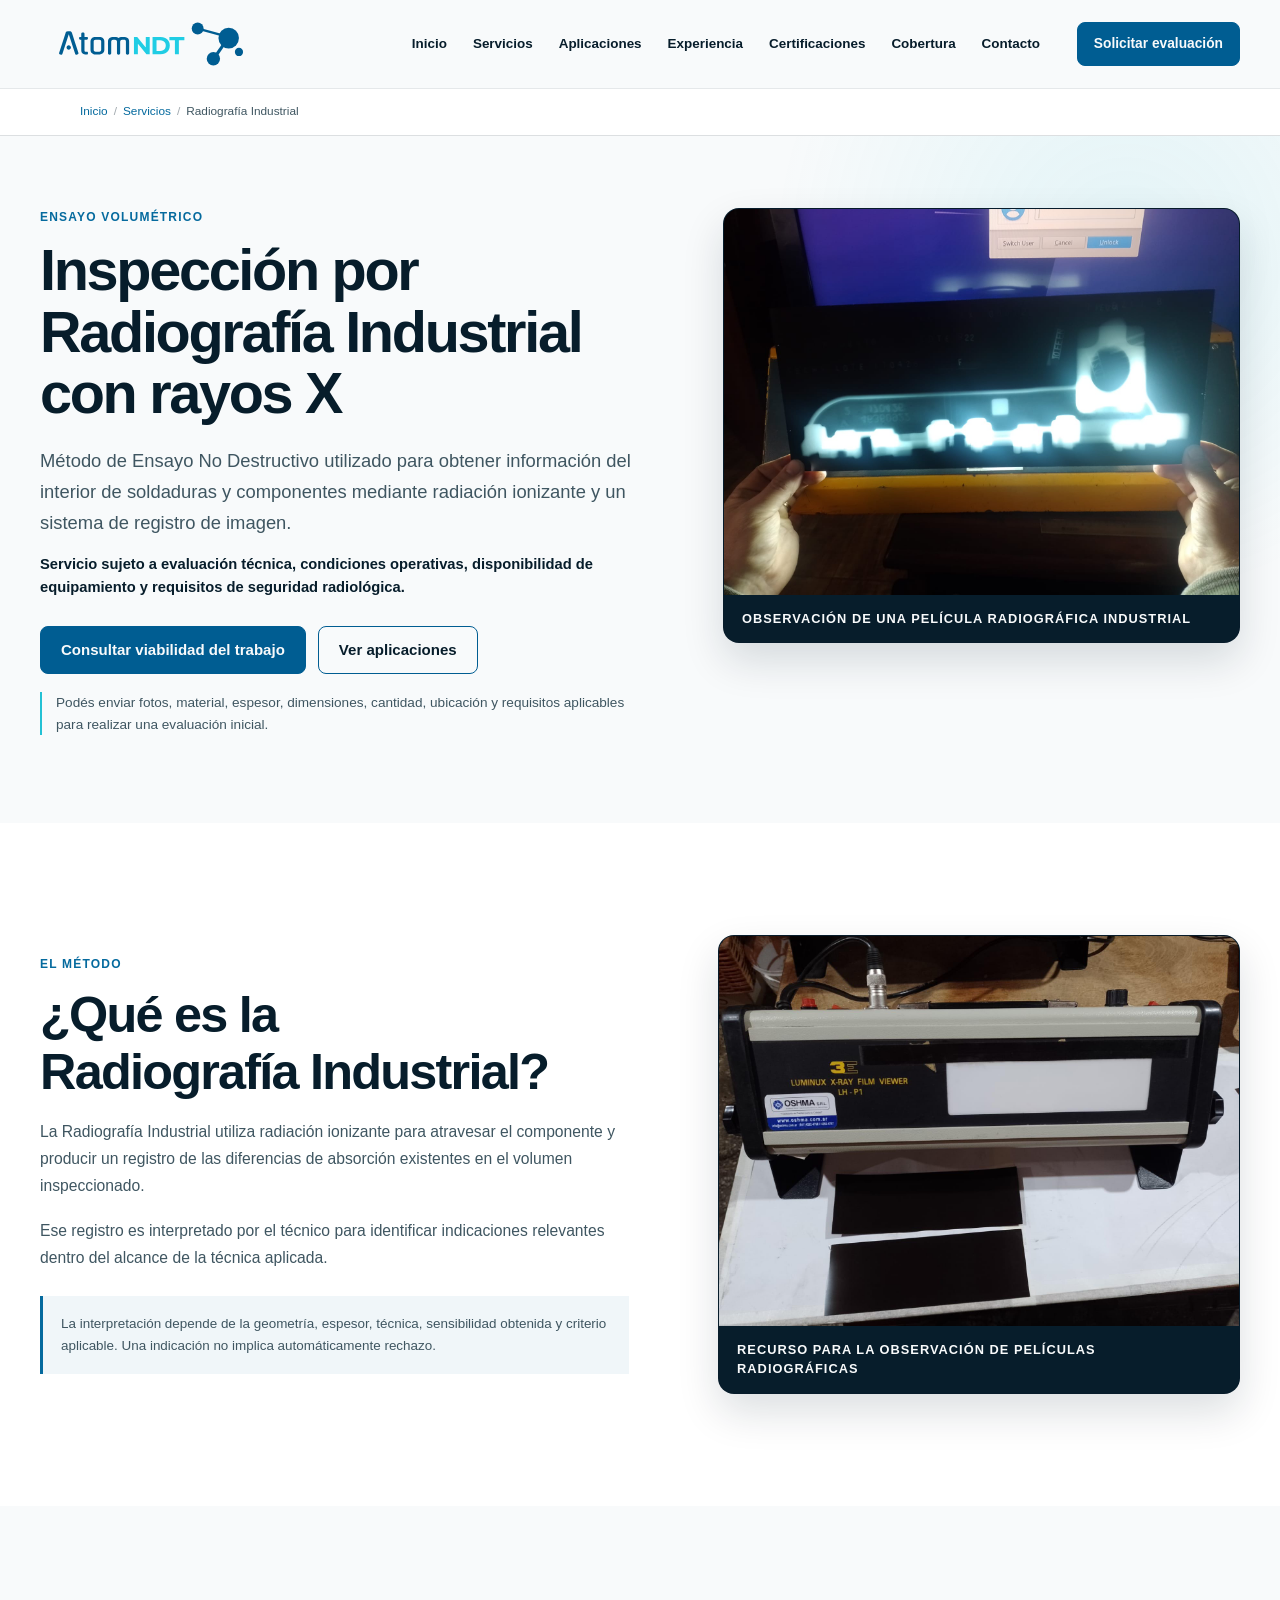
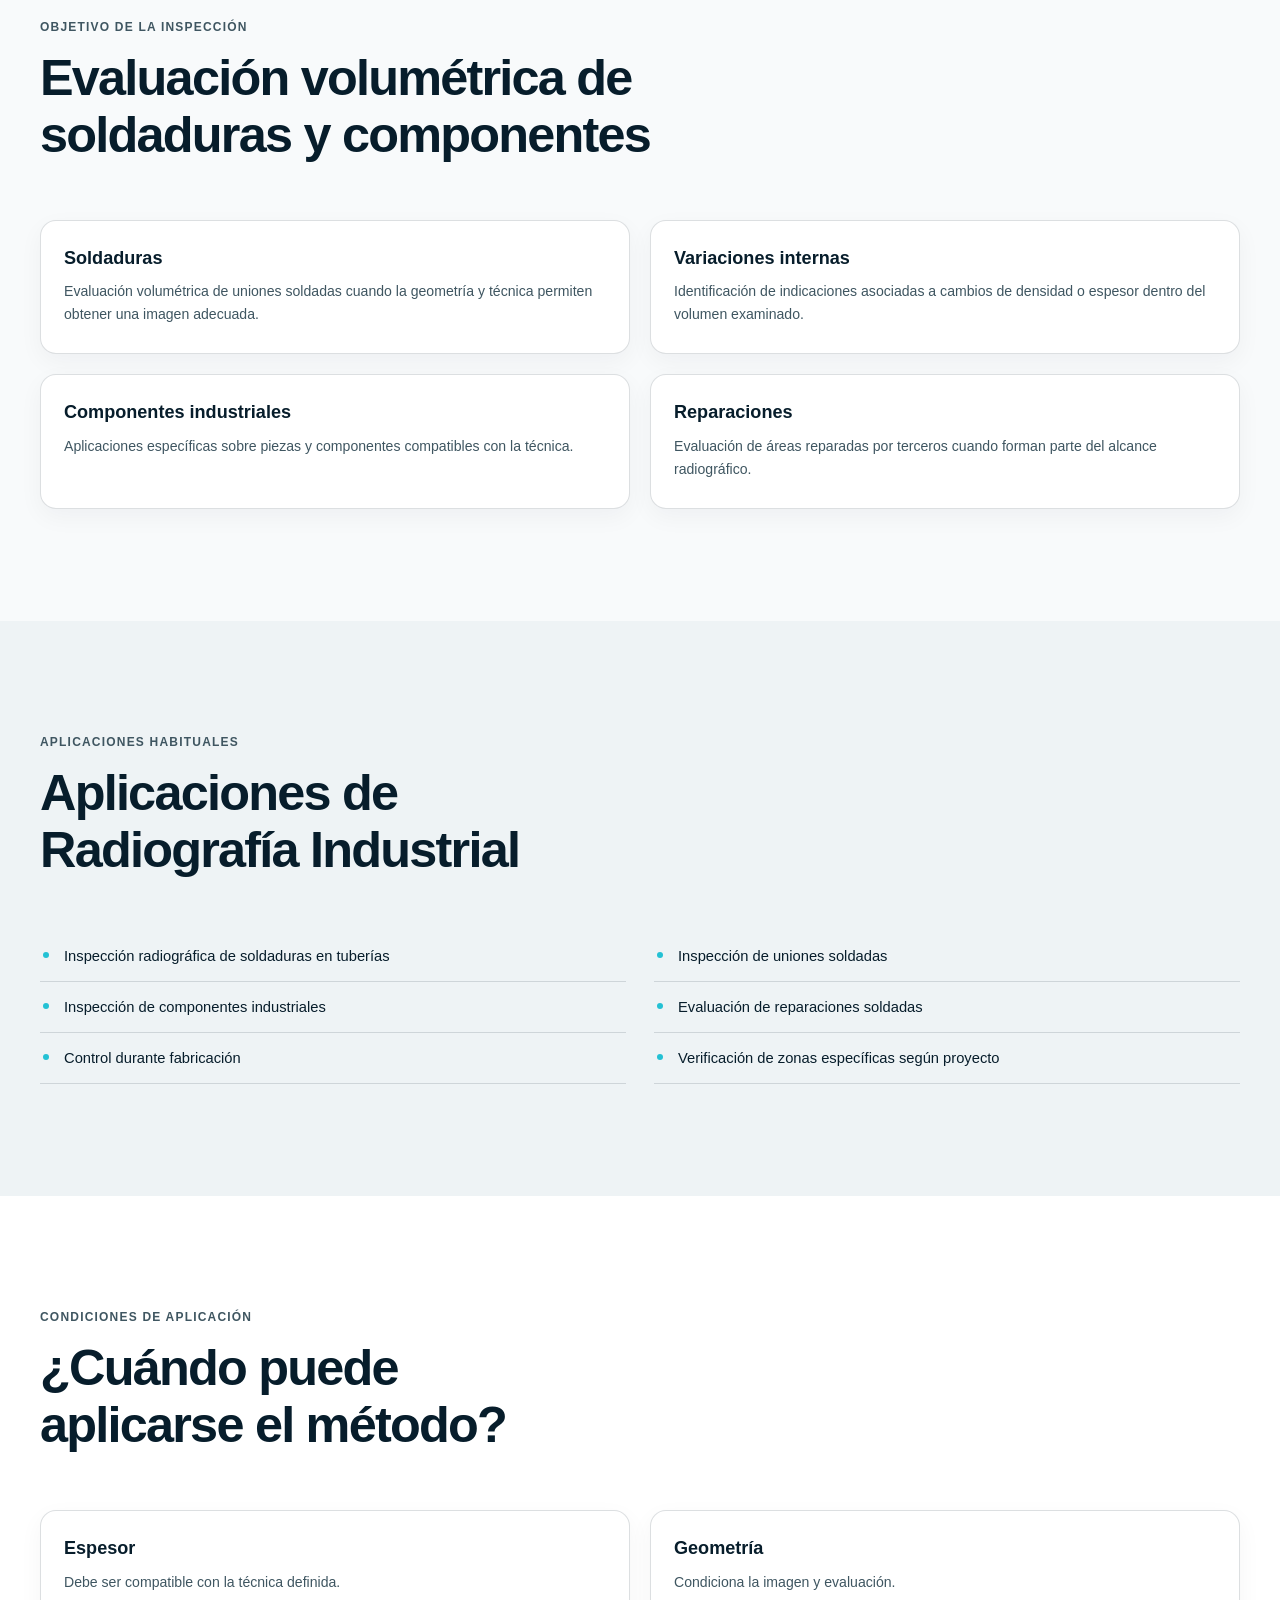
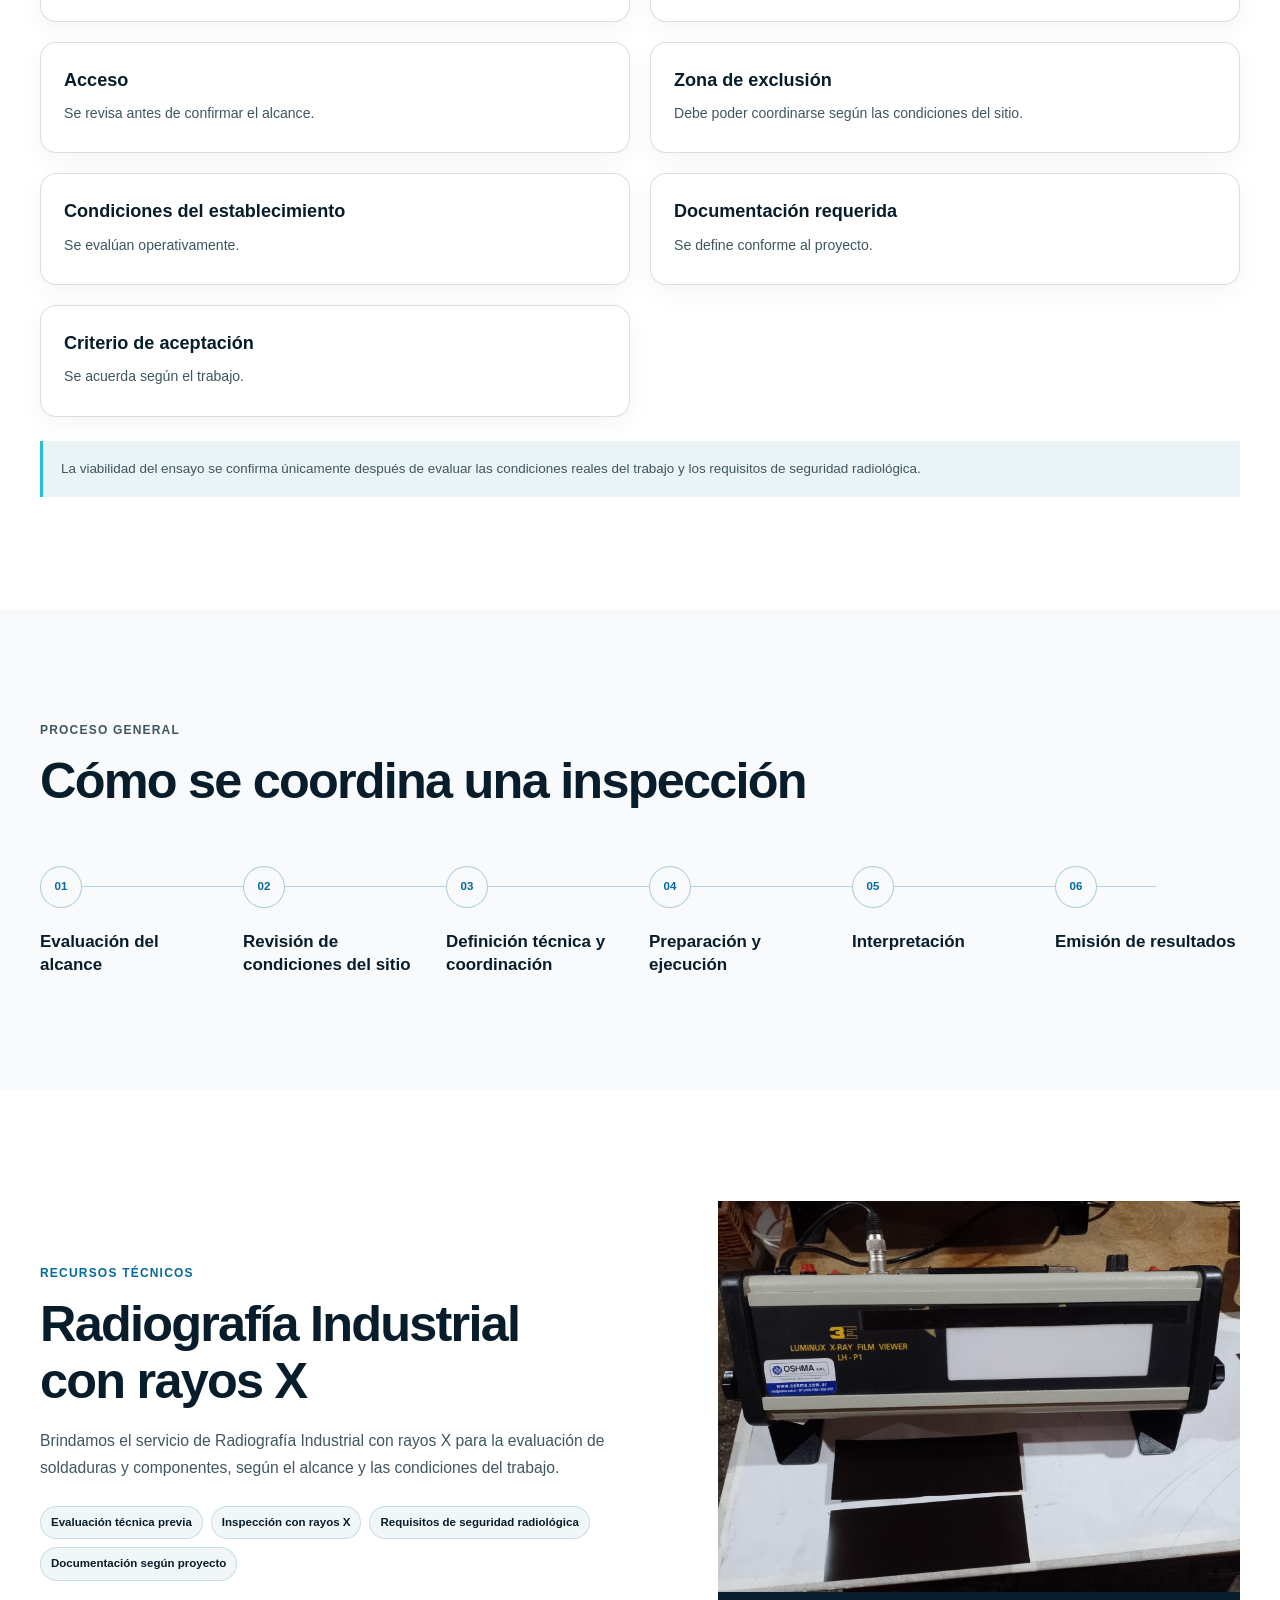
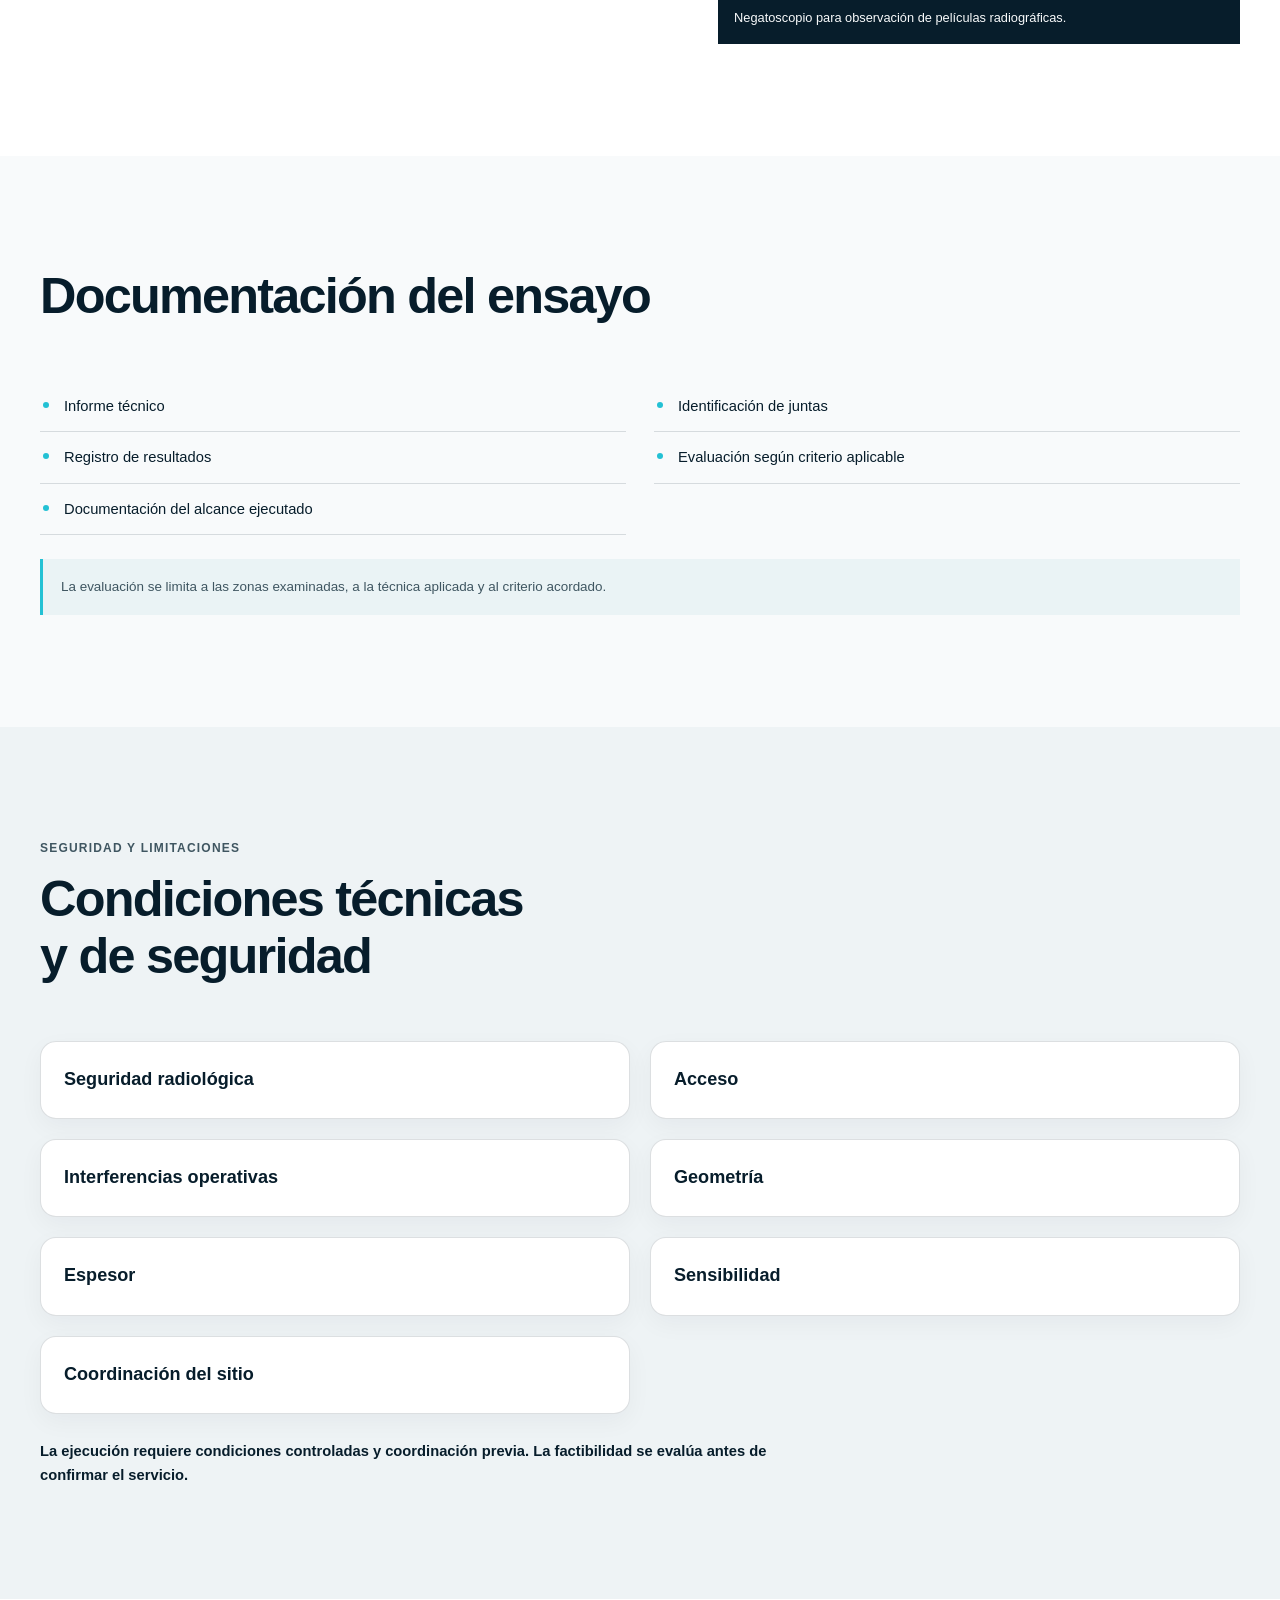
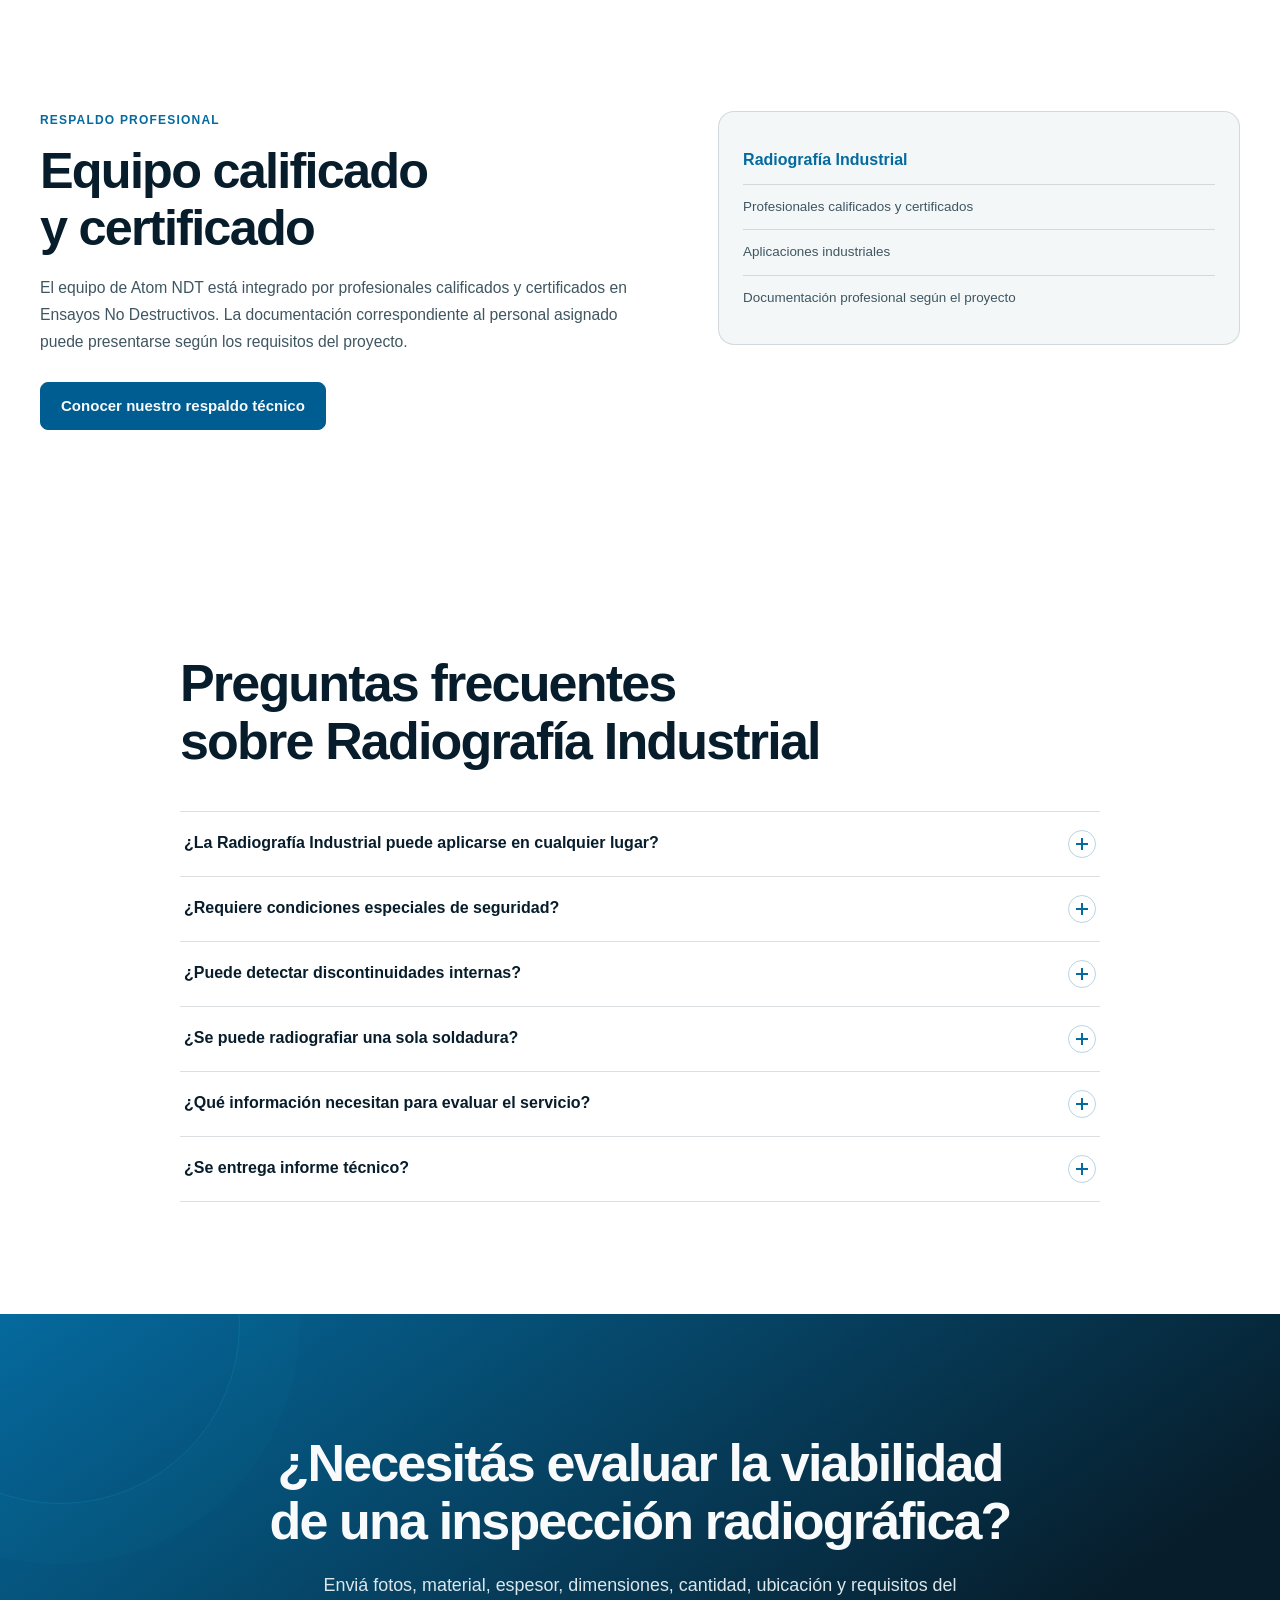
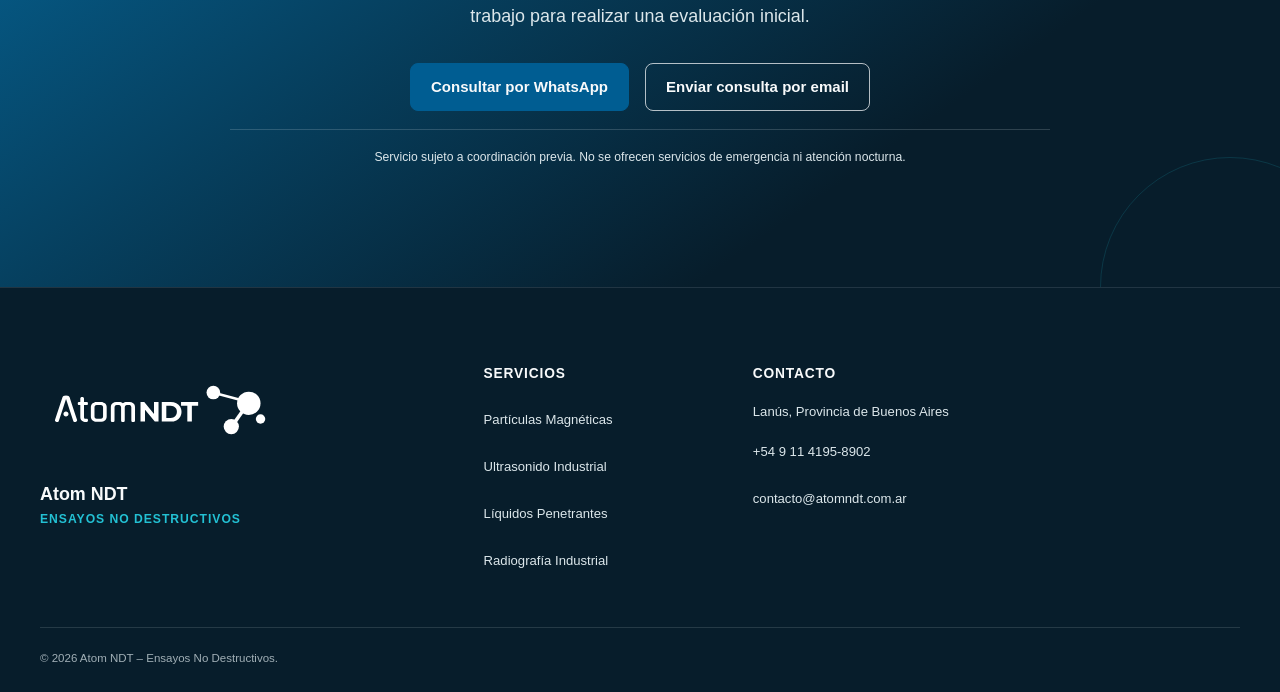
<file: radiografia-industrial.html>
<!doctype html><html lang="es-AR"><head><meta charset="utf-8"><meta name="viewport" content="width=device-width,initial-scale=1"><meta name="description" content="Inspección por Radiografía Industrial para evaluación volumétrica de soldaduras y componentes, sujeta a evaluación técnica, operativa y de seguridad radiológica."><title>Radiografía Industrial | Inspección END en Buenos Aires | Atom NDT</title><link rel="canonical" href="https://atomndt.com.ar/radiografia-industrial.html"><meta property="og:type" content="website"><meta property="og:title" content="Radiografía Industrial | Atom NDT"><meta property="og:description" content="Evaluación volumétrica de soldaduras y componentes mediante Radiografía Industrial, según las condiciones del proyecto."><meta property="og:url" content="https://atomndt.com.ar/radiografia-industrial.html"><meta property="og:image" content="https://atomndt.com.ar/assets/images/og-atom-ndt.jpg"><meta name="twitter:card" content="summary_large_image"><meta name="twitter:title" content="Radiografía Industrial | Atom NDT"><meta name="twitter:description" content="Evaluación volumétrica de soldaduras y componentes mediante Radiografía Industrial, según las condiciones del proyecto."><meta name="twitter:image" content="https://atomndt.com.ar/assets/images/og-atom-ndt.jpg"><link rel="icon" href="assets/images/favicon-atomndt.png"><link rel="stylesheet" href="css/styles.css?v=20261007-cta-contrast"></head><body>
<header class="site-header" data-header><div class="container header-inner"><a class="brand site-brand site-brand--header" href="index.html"><img class="site-brand__image site-brand__image--header" src="assets/images/logo-atom-ndt-header.svg" alt="Atom NDT – Ensayos No Destructivos" width="3276" height="1208"></a><button class="menu-toggle" type="button" aria-label="Abrir menú" aria-expanded="false" aria-controls="primary-navigation" data-menu-toggle><span></span><span></span><span></span></button><nav class="primary-navigation" id="primary-navigation" data-navigation><ul class="nav-list"><li><a href="index.html">Inicio</a></li><li><a href="servicios.html">Servicios</a></li><li><a href="index.html#aplicaciones-industriales">Aplicaciones</a></li><li><a href="experiencia.html">Experiencia</a></li><li><a href="index.html#certificaciones">Certificaciones</a></li><li><a href="cobertura.html">Cobertura</a></li><li><a href="contacto.html">Contacto</a></li></ul><a class="button button-small nav-cta" href="https://wa.me/5491141958902?text=Hola%2C%20quisiera%20consultar%20la%20viabilidad%20de%20un%20trabajo%20de%20Radiograf%C3%ADa%20Industrial." target="_blank" rel="noopener">Solicitar evaluación</a></nav></div></header><nav class="breadcrumb"><ol class="container"><li><a href="index.html">Inicio</a></li><li><a href="servicios.html">Servicios</a></li><li aria-current="page">Radiografía Industrial</li></ol></nav>
<main class="service-page"><section class="service-hero"><div class="container service-hero-grid"><div class="service-hero-content"><p class="section-kicker">Ensayo volumétrico</p><h1>Inspección por Radiografía Industrial con rayos X</h1><p class="service-hero-summary">Método de Ensayo No Destructivo utilizado para obtener información del interior de soldaduras y componentes mediante radiación ionizante y un sistema de registro de imagen.</p><p class="service-hero-support">Servicio sujeto a evaluación técnica, condiciones operativas, disponibilidad de equipamiento y requisitos de seguridad radiológica.</p><div class="service-hero-actions"><a class="button" href="https://wa.me/5491141958902?text=Hola%2C%20quisiera%20consultar%20la%20viabilidad%20de%20un%20trabajo%20de%20Radiograf%C3%ADa%20Industrial." target="_blank" rel="noopener">Consultar viabilidad del trabajo</a><a class="button button-secondary" href="#aplicaciones-radiografia">Ver aplicaciones</a></div><p class="service-hero-note">Podés enviar fotos, material, espesor, dimensiones, cantidad, ubicación y requisitos aplicables para realizar una evaluación inicial.</p></div><figure class="service-photo service-photo--complete service-photo--hero"><img src="assets/images/evaluacion-radiografica.jpg" alt="Película radiográfica de un componente industrial observada a contraluz" fetchpriority="high" decoding="async"><figcaption>Observación de una película radiográfica industrial</figcaption></figure></div></section>
<section class="service-detail-section method-section"><div class="container method-layout"><div class="service-section-copy"><p class="section-kicker">El método</p><h2>¿Qué es la Radiografía Industrial?</h2><p>La Radiografía Industrial utiliza radiación ionizante para atravesar el componente y producir un registro de las diferencias de absorción existentes en el volumen inspeccionado.</p><p>Ese registro es interpretado por el técnico para identificar indicaciones relevantes dentro del alcance de la técnica aplicada.</p><p class="service-technical-note">La interpretación depende de la geometría, espesor, técnica, sensibilidad obtenida y criterio aplicable. Una indicación no implica automáticamente rechazo.</p></div><figure class="service-photo service-photo--complete"><img src="assets/images/negatoscopio-industrial.jpg" alt="Negatoscopio utilizado para observar películas radiográficas" loading="lazy" decoding="async"><figcaption>Recurso para la observación de películas radiográficas</figcaption></figure></div></section>
<section class="service-detail-section detection-section"><div class="container"><div class="section-heading service-heading"><p class="section-kicker">Objetivo de la inspección</p><h2>Evaluación volumétrica de soldaduras y componentes</h2></div><div class="service-info-grid"><article class="service-info-card"><h3>Soldaduras</h3><p>Evaluación volumétrica de uniones soldadas cuando la geometría y técnica permiten obtener una imagen adecuada.</p></article><article class="service-info-card"><h3>Variaciones internas</h3><p>Identificación de indicaciones asociadas a cambios de densidad o espesor dentro del volumen examinado.</p></article><article class="service-info-card"><h3>Componentes industriales</h3><p>Aplicaciones específicas sobre piezas y componentes compatibles con la técnica.</p></article><article class="service-info-card"><h3>Reparaciones</h3><p>Evaluación de áreas reparadas por terceros cuando forman parte del alcance radiográfico.</p></article></div></div></section>
<section class="service-detail-section service-applications-section" id="aplicaciones-radiografia"><div class="container"><div class="section-heading service-heading"><p class="section-kicker">Aplicaciones habituales</p><h2>Aplicaciones de Radiografía Industrial</h2></div><ul class="service-application-list"><li>Inspección radiográfica de soldaduras en tuberías</li><li>Inspección de uniones soldadas</li><li>Inspección de componentes industriales</li><li>Evaluación de reparaciones soldadas</li><li>Control durante fabricación</li><li>Verificación de zonas específicas según proyecto</li></ul></div></section>
<section class="service-detail-section conditions-section"><div class="container"><div class="section-heading service-heading"><p class="section-kicker">Condiciones de aplicación</p><h2>¿Cuándo puede aplicarse el método?</h2></div><div class="limitations-grid"><article><h3>Espesor</h3><p>Debe ser compatible con la técnica definida.</p></article><article><h3>Geometría</h3><p>Condiciona la imagen y evaluación.</p></article><article><h3>Acceso</h3><p>Se revisa antes de confirmar el alcance.</p></article><article><h3>Zona de exclusión</h3><p>Debe poder coordinarse según las condiciones del sitio.</p></article><article><h3>Condiciones del establecimiento</h3><p>Se evalúan operativamente.</p></article><article><h3>Documentación requerida</h3><p>Se define conforme al proyecto.</p></article><article><h3>Criterio de aceptación</h3><p>Se acuerda según el trabajo.</p></article></div><p class="service-warning">La viabilidad del ensayo se confirma únicamente después de evaluar las condiciones reales del trabajo y los requisitos de seguridad radiológica.</p></div></section>
<section class="service-detail-section service-process-section"><div class="container"><div class="section-heading service-heading"><p class="section-kicker">Proceso general</p><h2>Cómo se coordina una inspección</h2></div><ol class="service-process-list"><li><article><span>01</span><h3>Evaluación del alcance</h3></article></li><li><article><span>02</span><h3>Revisión de condiciones del sitio</h3></article></li><li><article><span>03</span><h3>Definición técnica y coordinación</h3></article></li><li><article><span>04</span><h3>Preparación y ejecución</h3></article></li><li><article><span>05</span><h3>Interpretación</h3></article></li><li><article><span>06</span><h3>Emisión de resultados</h3></article></li></ol></div></section>
<section class="service-detail-section service-equipment-section"><div class="container service-equipment-layout"><div class="service-section-copy"><p class="section-kicker">Recursos técnicos</p><h2>Radiografía Industrial con rayos X</h2><p>Brindamos el servicio de Radiografía Industrial con rayos X para la evaluación de soldaduras y componentes, según el alcance y las condiciones del trabajo.</p><ul class="service-tags"><li>Evaluación técnica previa</li><li>Inspección con rayos X</li><li>Requisitos de seguridad radiológica</li><li>Documentación según proyecto</li></ul></div><figure class="equipment-photo"><img src="assets/images/negatoscopio-industrial.jpg" alt="Negatoscopio para la lectura de películas radiográficas industriales" width="1000" height="750" loading="lazy" decoding="async"><figcaption>Negatoscopio para observación de películas radiográficas.</figcaption></figure></div></section>
<section class="service-detail-section service-documentation-section"><div class="container"><div class="section-heading service-heading"><h2>Documentación del ensayo</h2></div><ul class="documentation-list"><li>Informe técnico</li><li>Identificación de juntas</li><li>Registro de resultados</li><li>Evaluación según criterio aplicable</li><li>Documentación del alcance ejecutado</li></ul><p class="service-warning">La evaluación se limita a las zonas examinadas, a la técnica aplicada y al criterio acordado.</p></div></section>
<section class="service-detail-section limitations-section"><div class="container"><div class="section-heading service-heading"><p class="section-kicker">Seguridad y limitaciones</p><h2>Condiciones técnicas y de seguridad</h2></div><div class="limitations-grid"><article><h3>Seguridad radiológica</h3></article><article><h3>Acceso</h3></article><article><h3>Interferencias operativas</h3></article><article><h3>Geometría</h3></article><article><h3>Espesor</h3></article><article><h3>Sensibilidad</h3></article><article><h3>Coordinación del sitio</h3></article></div><p class="limitations-closing">La ejecución requiere condiciones controladas y coordinación previa. La factibilidad se evalúa antes de confirmar el servicio.</p></div></section>
<section class="service-detail-section service-experience-section"><div class="container service-experience-layout"><div class="service-section-copy"><p class="section-kicker">Respaldo profesional</p><h2>Equipo calificado y certificado</h2><p>El equipo de Atom NDT está integrado por profesionales calificados y certificados en Ensayos No Destructivos. La documentación correspondiente al personal asignado puede presentarse según los requisitos del proyecto.</p><a class="button" href="experiencia.html#certificaciones-profesionales">Conocer nuestro respaldo técnico</a></div><ul class="service-credentials"><li><strong>Radiografía Industrial</strong></li><li>Profesionales calificados y certificados</li><li>Aplicaciones industriales</li><li>Documentación profesional según el proyecto</li></ul></div></section>
<section class="faq-section service-faq-section"><div class="container faq-container"><div class="section-heading faq-heading"><h2>Preguntas frecuentes sobre Radiografía Industrial</h2></div><div class="faq-list" data-faq><article class="faq-item"><h3><button id="ri-q1" aria-expanded="false" aria-controls="ri-a1" data-faq-trigger>¿La Radiografía Industrial puede aplicarse en cualquier lugar?<span class="faq-symbol"></span></button></h3><div class="faq-answer" id="ri-a1" role="region" aria-labelledby="ri-q1"><p>No. La viabilidad depende de las condiciones del sitio y de la evaluación previa.</p></div></article><article class="faq-item"><h3><button id="ri-q2" aria-expanded="false" aria-controls="ri-a2" data-faq-trigger>¿Requiere condiciones especiales de seguridad?<span class="faq-symbol"></span></button></h3><div class="faq-answer" id="ri-a2" role="region" aria-labelledby="ri-q2"><p>Sí. La ejecución requiere condiciones de seguridad radiológica y operativa que deben evaluarse y coordinarse antes del trabajo.</p></div></article><article class="faq-item"><h3><button id="ri-q3" aria-expanded="false" aria-controls="ri-a3" data-faq-trigger>¿Puede detectar discontinuidades internas?<span class="faq-symbol"></span></button></h3><div class="faq-answer" id="ri-a3" role="region" aria-labelledby="ri-q3"><p>Puede aportar información sobre indicaciones dentro del volumen examinado, según la técnica y condiciones aplicables.</p></div></article><article class="faq-item"><h3><button id="ri-q4" aria-expanded="false" aria-controls="ri-a4" data-faq-trigger>¿Se puede radiografiar una sola soldadura?<span class="faq-symbol"></span></button></h3><div class="faq-answer" id="ri-a4" role="region" aria-labelledby="ri-q4"><p>Se evalúan alcances puntuales según las condiciones del trabajo.</p></div></article><article class="faq-item"><h3><button id="ri-q5" aria-expanded="false" aria-controls="ri-a5" data-faq-trigger>¿Qué información necesitan para evaluar el servicio?<span class="faq-symbol"></span></button></h3><div class="faq-answer" id="ri-a5" role="region" aria-labelledby="ri-q5"><p>Enviá material, espesor, tipo de componente, ubicación y requisitos del ensayo. Evaluamos el alcance, la técnica y las condiciones para realizar la inspección.</p></div></article><article class="faq-item"><h3><button id="ri-q6" aria-expanded="false" aria-controls="ri-a6" data-faq-trigger>¿Se entrega informe técnico?<span class="faq-symbol"></span></button></h3><div class="faq-answer" id="ri-a6" role="region" aria-labelledby="ri-q6"><p>Según el alcance acordado, puede incluir informe técnico y registro de resultados.</p></div></article></div></div></section>
<section class="contact-section service-contact-section"><div class="container contact-content"><h2>¿Necesitás evaluar la viabilidad de una inspección radiográfica?</h2><p class="contact-summary">Enviá fotos, material, espesor, dimensiones, cantidad, ubicación y requisitos del trabajo para realizar una evaluación inicial.</p><div class="contact-actions"><a class="button" href="https://wa.me/5491141958902?text=Hola%2C%20quisiera%20consultar%20la%20viabilidad%20de%20un%20trabajo%20de%20Radiograf%C3%ADa%20Industrial." target="_blank" rel="noopener">Consultar por WhatsApp</a><a class="button button-secondary" href="mailto:contacto@atomndt.com.ar?subject=Consulta%20sobre%20Radiograf%C3%ADa%20Industrial%20-%20Atom%20NDT">Enviar consulta por email</a></div><p class="availability-notice">Servicio sujeto a coordinación previa. No se ofrecen servicios de emergencia ni atención nocturna.</p></div></section></main><footer class="site-footer"><div class="container footer-grid"><div class="footer-brand"><a class="site-brand site-brand--footer" href="index.html"><img class="site-brand__image site-brand__image--footer" src="assets/images/logo-atom-ndt-footer.svg" alt="Atom NDT – Ensayos No Destructivos" width="3276" height="1208"></a><p class="footer-brand-name">Atom NDT</p><p class="footer-brand-subtitle">Ensayos No Destructivos</p></div><nav class="footer-group"><h2>Servicios</h2><ul><li><a href="particulas-magneticas.html">Partículas Magnéticas</a></li><li><a href="ultrasonido-industrial.html">Ultrasonido Industrial</a></li><li><a href="liquidos-penetrantes.html">Líquidos Penetrantes</a></li><li><a href="radiografia-industrial.html" aria-current="page">Radiografía Industrial</a></li></ul></nav><div class="footer-group"><h2>Contacto</h2><ul><li>Lanús, Provincia de Buenos Aires</li><li><a href="https://wa.me/5491141958902">+54 9 11 4195-8902</a></li><li><a href="mailto:contacto@atomndt.com.ar">contacto@atomndt.com.ar</a></li></ul></div></div><div class="container footer-bottom"><p>© 2026 Atom NDT – Ensayos No Destructivos.</p></div></footer><script src="js/main.js"></script></body></html>
</file>
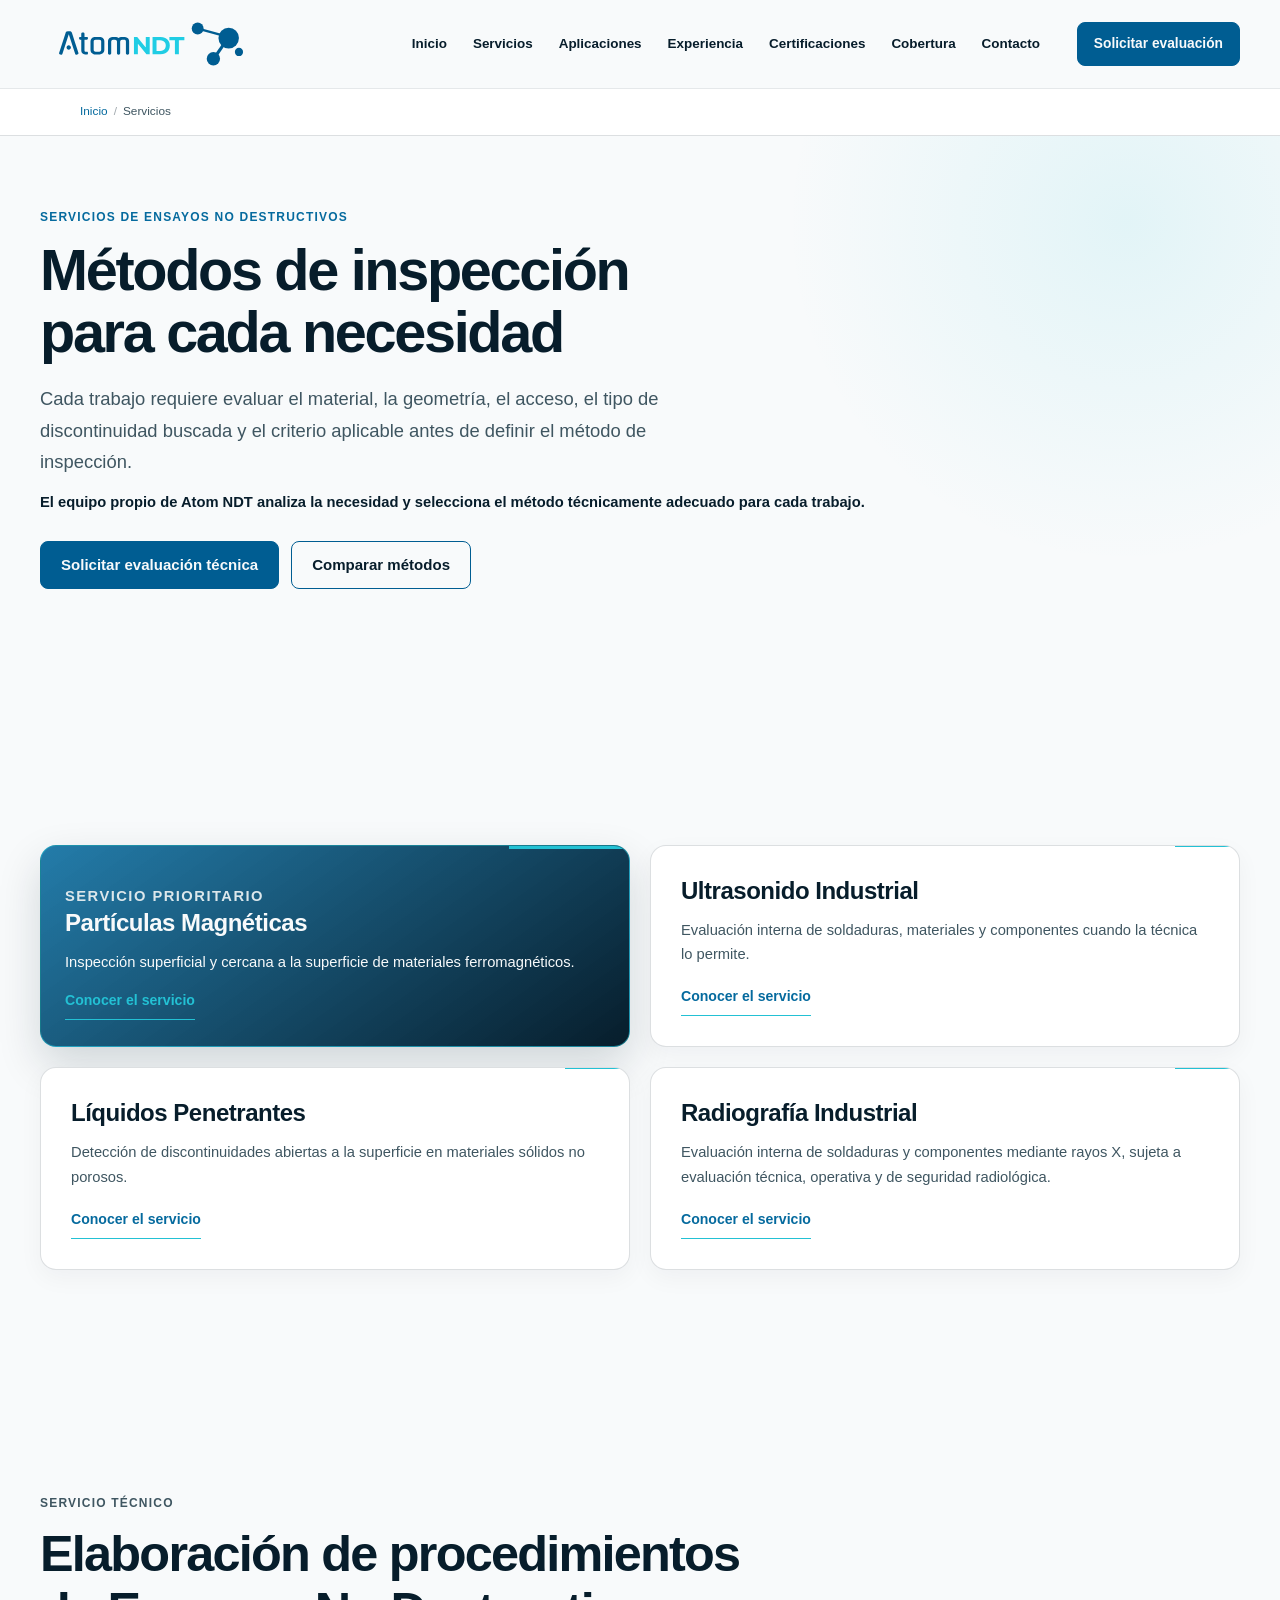
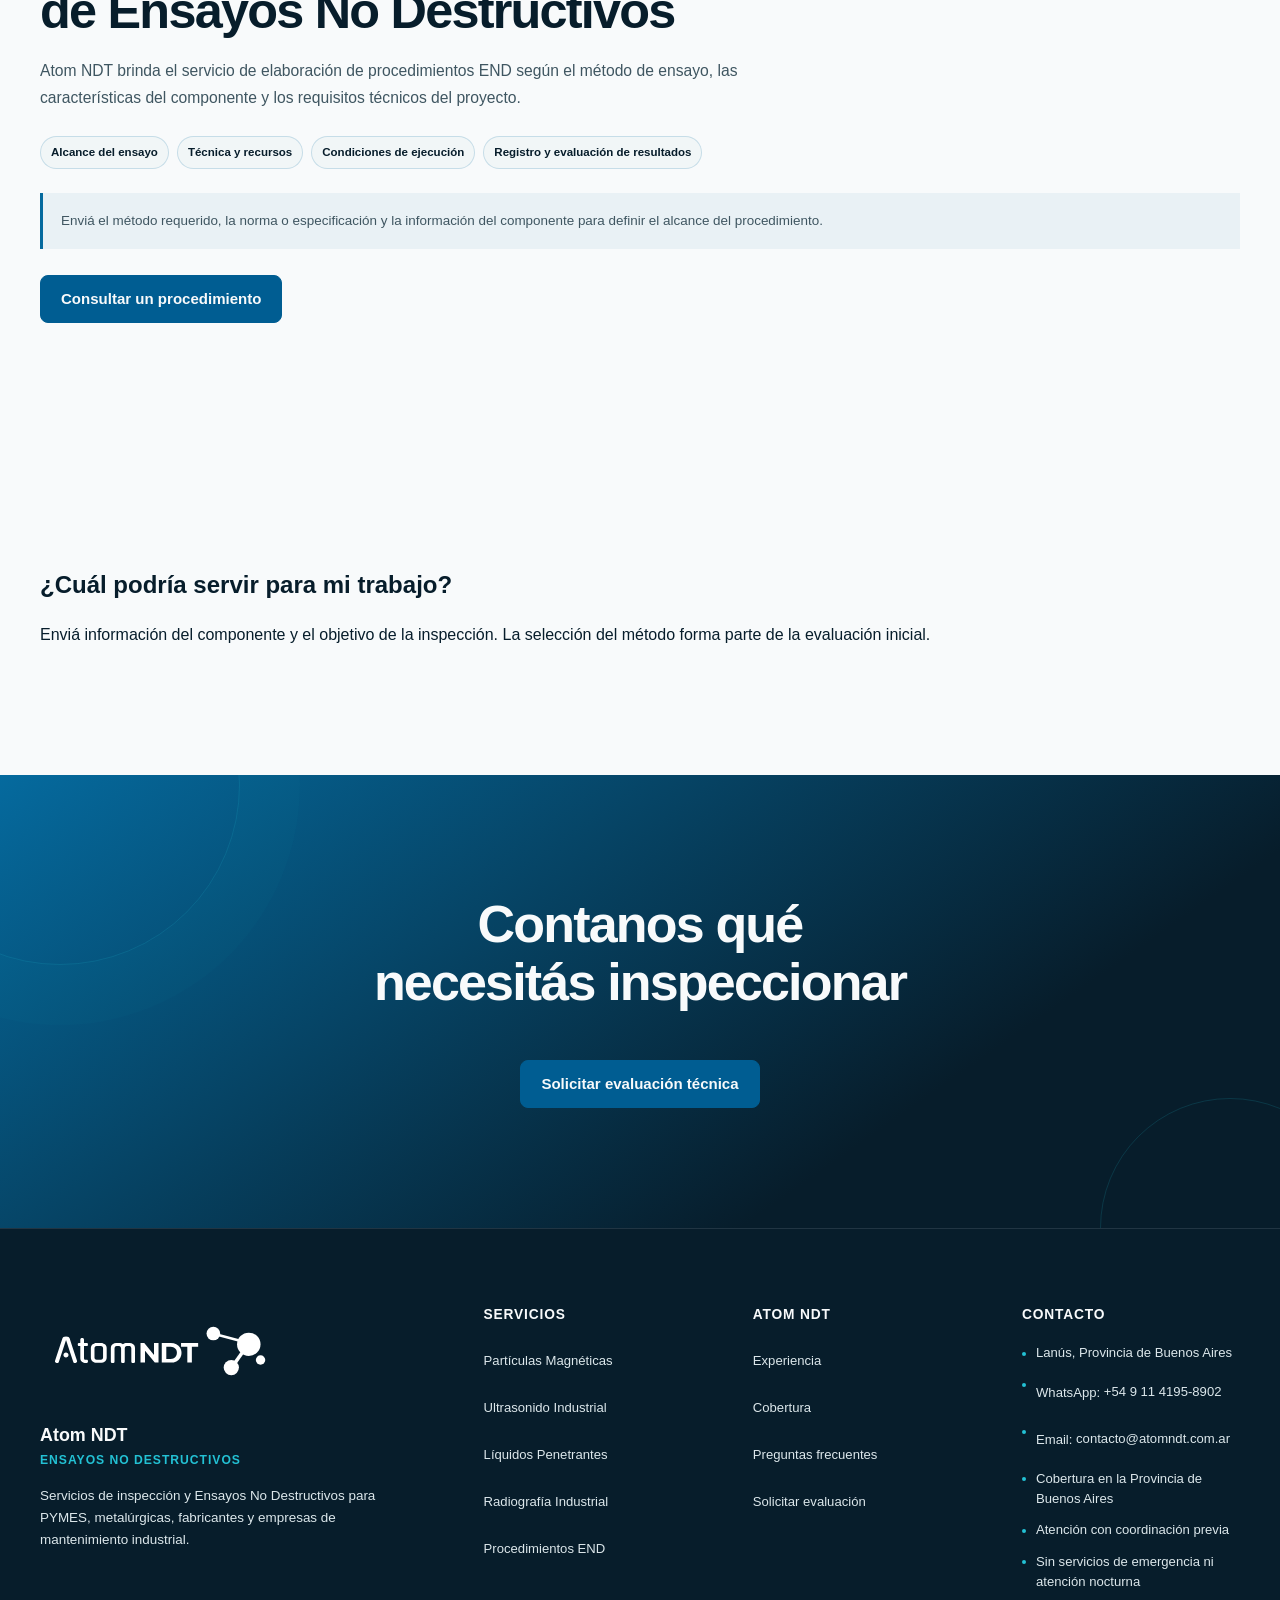
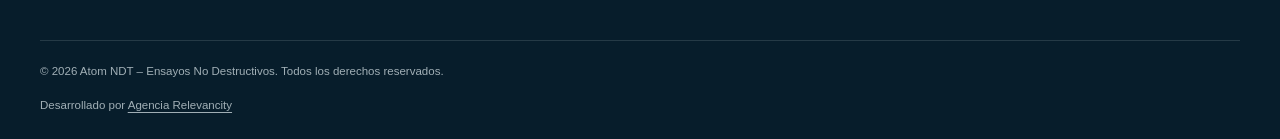
<file: servicios.html>
<!DOCTYPE html>
<html lang="es-AR">
<head>
  <meta charset="UTF-8">
  <meta name="viewport" content="width=device-width, initial-scale=1.0">
  <meta name="description" content="Servicios END, Radiografía Industrial con rayos X y elaboración de procedimientos. Inspección de piezas y puntas de eje de semirremolques en Buenos Aires.">
  <title>Servicios de Ensayos No Destructivos | Atom NDT</title>
  <link rel="canonical" href="https://atomndt.com.ar/servicios.html">
  <meta property="og:url" content="https://atomndt.com.ar/servicios.html">
  <meta property="og:image" content="https://atomndt.com.ar/assets/images/og-atom-ndt.jpg">
  <link rel="stylesheet" href="css/styles.css?v=20261007-cta-contrast">
</head>
<body>
  <header class="site-header" data-header><div class="container header-inner"><a class="brand site-brand site-brand--header" href="index.html" aria-label="Atom NDT — Inicio"><img class="site-brand__image site-brand__image--header" src="assets/images/logo-atom-ndt-header.svg" alt="Atom NDT – Ensayos No Destructivos" width="3276" height="1208"></a><button class="menu-toggle" type="button" aria-label="Abrir menú" aria-expanded="false" aria-controls="primary-navigation" data-menu-toggle><span aria-hidden="true"></span><span aria-hidden="true"></span><span aria-hidden="true"></span></button><nav class="primary-navigation" id="primary-navigation" aria-label="Navegación principal" data-navigation><ul class="nav-list"><li><a href="index.html">Inicio</a></li><li><a href="servicios.html" aria-current="page">Servicios</a></li><li><a href="index.html#aplicaciones-industriales">Aplicaciones</a></li><li><a href="experiencia.html">Experiencia</a></li><li><a href="experiencia.html#certificaciones-profesionales">Certificaciones</a></li><li><a href="cobertura.html">Cobertura</a></li><li><a href="contacto.html">Contacto</a></li></ul><a class="button button-small nav-cta" href="https://wa.me/5491141958902?text=Hola%2C%20quisiera%20solicitar%20una%20evaluaci%C3%B3n%20t%C3%A9cnica%20para%20un%20trabajo%20de%20Ensayos%20No%20Destructivos." target="_blank" rel="noopener noreferrer">Solicitar evaluación</a></nav></div></header>
  <nav class="breadcrumb" aria-label="Ruta de navegación"><ol class="container"><li><a href="index.html">Inicio</a></li><li aria-current="page">Servicios</li></ol></nav>
  <main class="service-page">
    <section class="service-hero"><div class="container"><p class="section-kicker">Servicios de Ensayos No Destructivos</p><h1>Métodos de inspección para cada necesidad</h1><p class="service-hero-summary">Cada trabajo requiere evaluar el material, la geometría, el acceso, el tipo de discontinuidad buscada y el criterio aplicable antes de definir el método de inspección.</p><p class="service-hero-support">El equipo propio de Atom NDT analiza la necesidad y selecciona el método técnicamente adecuado para cada trabajo.</p><div class="service-hero-actions"><a class="button" href="https://wa.me/5491141958902?text=Hola%2C%20quisiera%20solicitar%20una%20evaluaci%C3%B3n%20t%C3%A9cnica." target="_blank" rel="noopener">Solicitar evaluación técnica</a><a class="button button-secondary" href="#comparar-metodos">Comparar métodos</a></div></div></section>
    <section class="service-detail-section"><div class="container"><div class="services-grid"><article class="service-card service-card-primary"><p class="section-kicker">Servicio prioritario</p><h2>Partículas Magnéticas</h2><p>Inspección superficial y cercana a la superficie de materiales ferromagnéticos.</p><a class="service-link" href="particulas-magneticas.html">Conocer el servicio</a></article><article class="service-card"><h2>Ultrasonido Industrial</h2><p>Evaluación interna de soldaduras, materiales y componentes cuando la técnica lo permite.</p><a class="service-link" href="ultrasonido-industrial.html">Conocer el servicio</a></article><article class="service-card"><h2>Líquidos Penetrantes</h2><p>Detección de discontinuidades abiertas a la superficie en materiales sólidos no porosos.</p><a class="service-link" href="liquidos-penetrantes.html">Conocer el servicio</a></article><article class="service-card"><h2>Radiografía Industrial</h2><p>Evaluación interna de soldaduras y componentes mediante rayos X, sujeta a evaluación técnica, operativa y de seguridad radiológica.</p><a class="service-link" href="radiografia-industrial.html">Conocer el servicio</a></article></div></div></section>
<section class="service-detail-section" id="procedimientos-end"><div class="container"><div class="section-heading service-heading"><p class="section-kicker">Servicio técnico</p><h2>Elaboración de procedimientos de Ensayos No Destructivos</h2><p>Atom NDT brinda el servicio de elaboración de procedimientos END según el método de ensayo, las características del componente y los requisitos técnicos del proyecto.</p></div><ul class="service-tags"><li>Alcance del ensayo</li><li>Técnica y recursos</li><li>Condiciones de ejecución</li><li>Registro y evaluación de resultados</li></ul><p class="service-technical-note">Enviá el método requerido, la norma o especificación y la información del componente para definir el alcance del procedimiento.</p><div class="service-hero-actions"><a class="button" href="https://wa.me/5491141958902?text=Hola%2C%20quisiera%20consultar%20la%20elaboraci%C3%B3n%20de%20un%20procedimiento%20END." target="_blank" rel="noopener noreferrer">Consultar un procedimiento</a></div></div></section>
    <section class="service-detail-section" id="comparar-metodos"><div class="container"><h2>¿Cuál podría servir para mi trabajo?</h2><p>Enviá información del componente y el objetivo de la inspección. La selección del método forma parte de la evaluación inicial.</p></div></section>
    <section class="contact-section"><div class="container contact-content"><h2>Contanos qué necesitás inspeccionar</h2><a class="button" href="https://wa.me/5491141958902?text=Hola%2C%20quisiera%20solicitar%20una%20evaluaci%C3%B3n%20t%C3%A9cnica." target="_blank" rel="noopener noreferrer">Solicitar evaluación técnica</a></div></section>
  </main>
  <footer class="site-footer"><div class="container footer-grid"><div class="footer-brand"><a class="site-brand site-brand--footer" href="index.html" aria-label="Atom NDT — Inicio"><img class="site-brand__image site-brand__image--footer" src="assets/images/logo-atom-ndt-footer.svg" alt="Atom NDT – Ensayos No Destructivos" width="3276" height="1208"></a><p class="footer-brand-name">Atom NDT</p><p class="footer-brand-subtitle">Ensayos No Destructivos</p><p class="footer-description">Servicios de inspección y Ensayos No Destructivos para PYMES, metalúrgicas, fabricantes y empresas de mantenimiento industrial.</p></div><nav class="footer-group" aria-label="Servicios en el pie de página"><h2>Servicios</h2><ul><li><a href="particulas-magneticas.html">Partículas Magnéticas</a></li><li><a href="ultrasonido-industrial.html">Ultrasonido Industrial</a></li><li><a href="liquidos-penetrantes.html">Líquidos Penetrantes</a></li><li><a href="radiografia-industrial.html">Radiografía Industrial</a></li><li><a href="servicios.html#procedimientos-end">Procedimientos END</a></li></ul></nav><nav class="footer-group" aria-label="Información de Atom NDT en el pie de página"><h2>Atom NDT</h2><ul><li><a href="experiencia.html">Experiencia</a></li><li><a href="cobertura.html">Cobertura</a></li><li><a href="index.html#preguntas-frecuentes">Preguntas frecuentes</a></li><li><a href="https://wa.me/5491141958902" target="_blank" rel="noopener noreferrer">Solicitar evaluación</a></li></ul></nav><div class="footer-group footer-attention"><h2>Contacto</h2><ul><li>Lanús, Provincia de Buenos Aires</li><li>WhatsApp: <a href="https://wa.me/5491141958902" target="_blank" rel="noopener noreferrer">+54 9 11 4195-8902</a></li><li>Email: <a href="mailto:contacto@atomndt.com.ar">contacto@atomndt.com.ar</a></li><li>Cobertura en la Provincia de Buenos Aires</li><li>Atención con coordinación previa</li><li>Sin servicios de emergencia ni atención nocturna</li></ul></div></div><div class="container footer-bottom"><p>© 2026 Atom NDT – Ensayos No Destructivos. Todos los derechos reservados.</p><p class="agency-credit">Desarrollado por <a href="https://share.google/a9M1BnQt2vNhaVwQq" target="_blank" rel="noopener noreferrer">Agencia Relevancity</a></p></div></footer>
  <script src="js/main.js"></script>
</body>
</html>
</file>
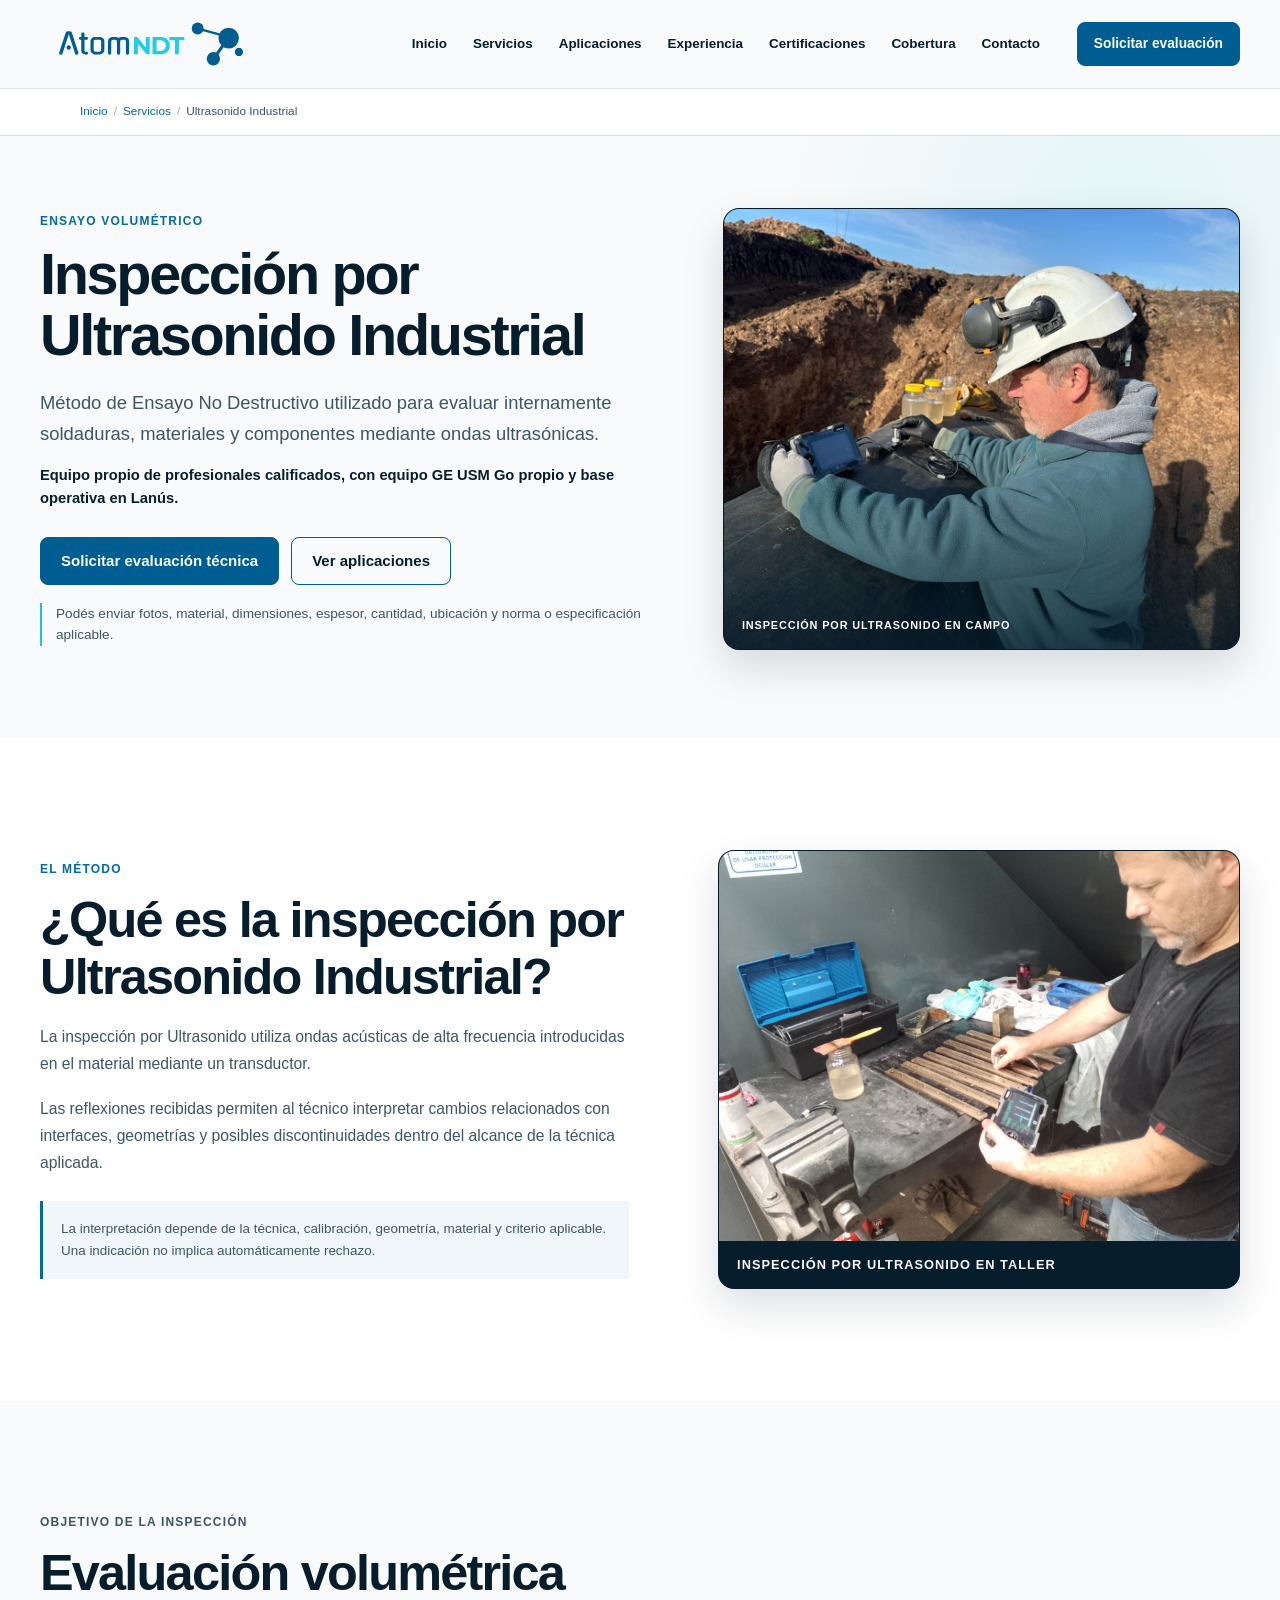
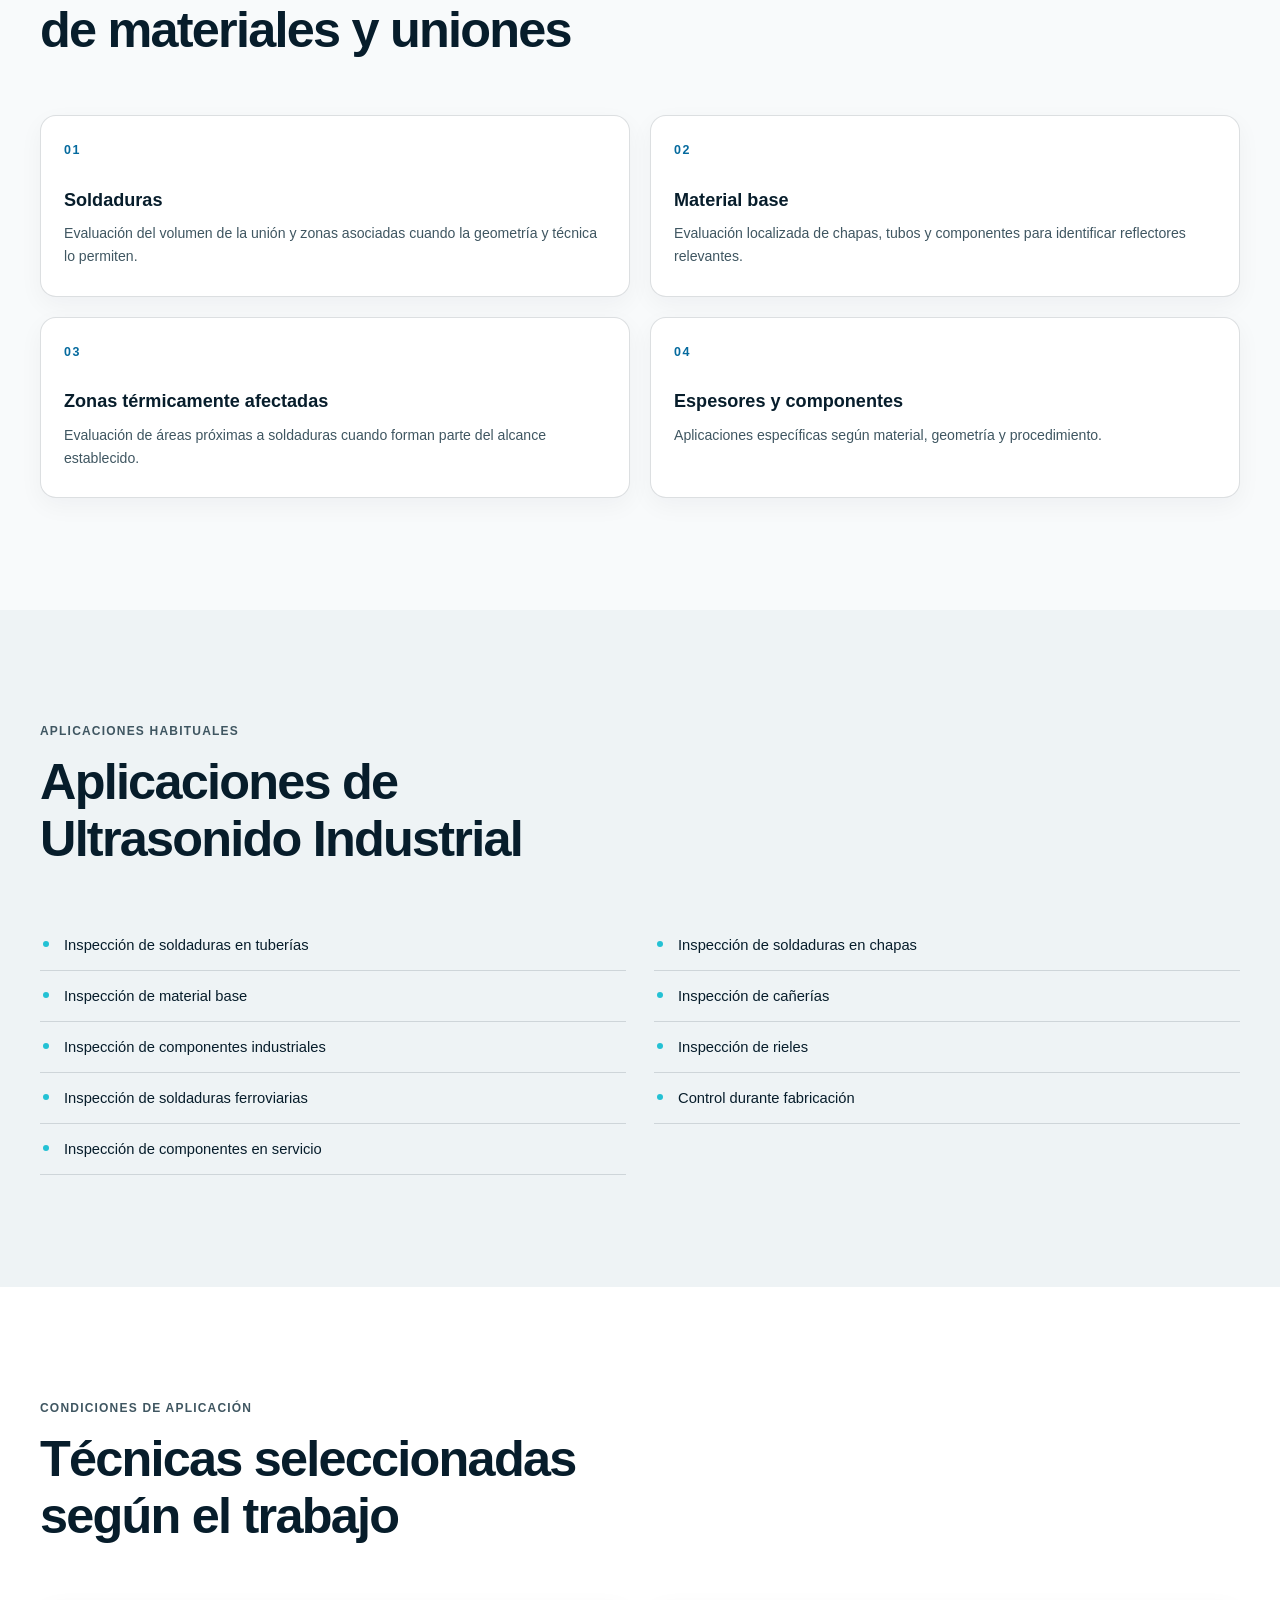
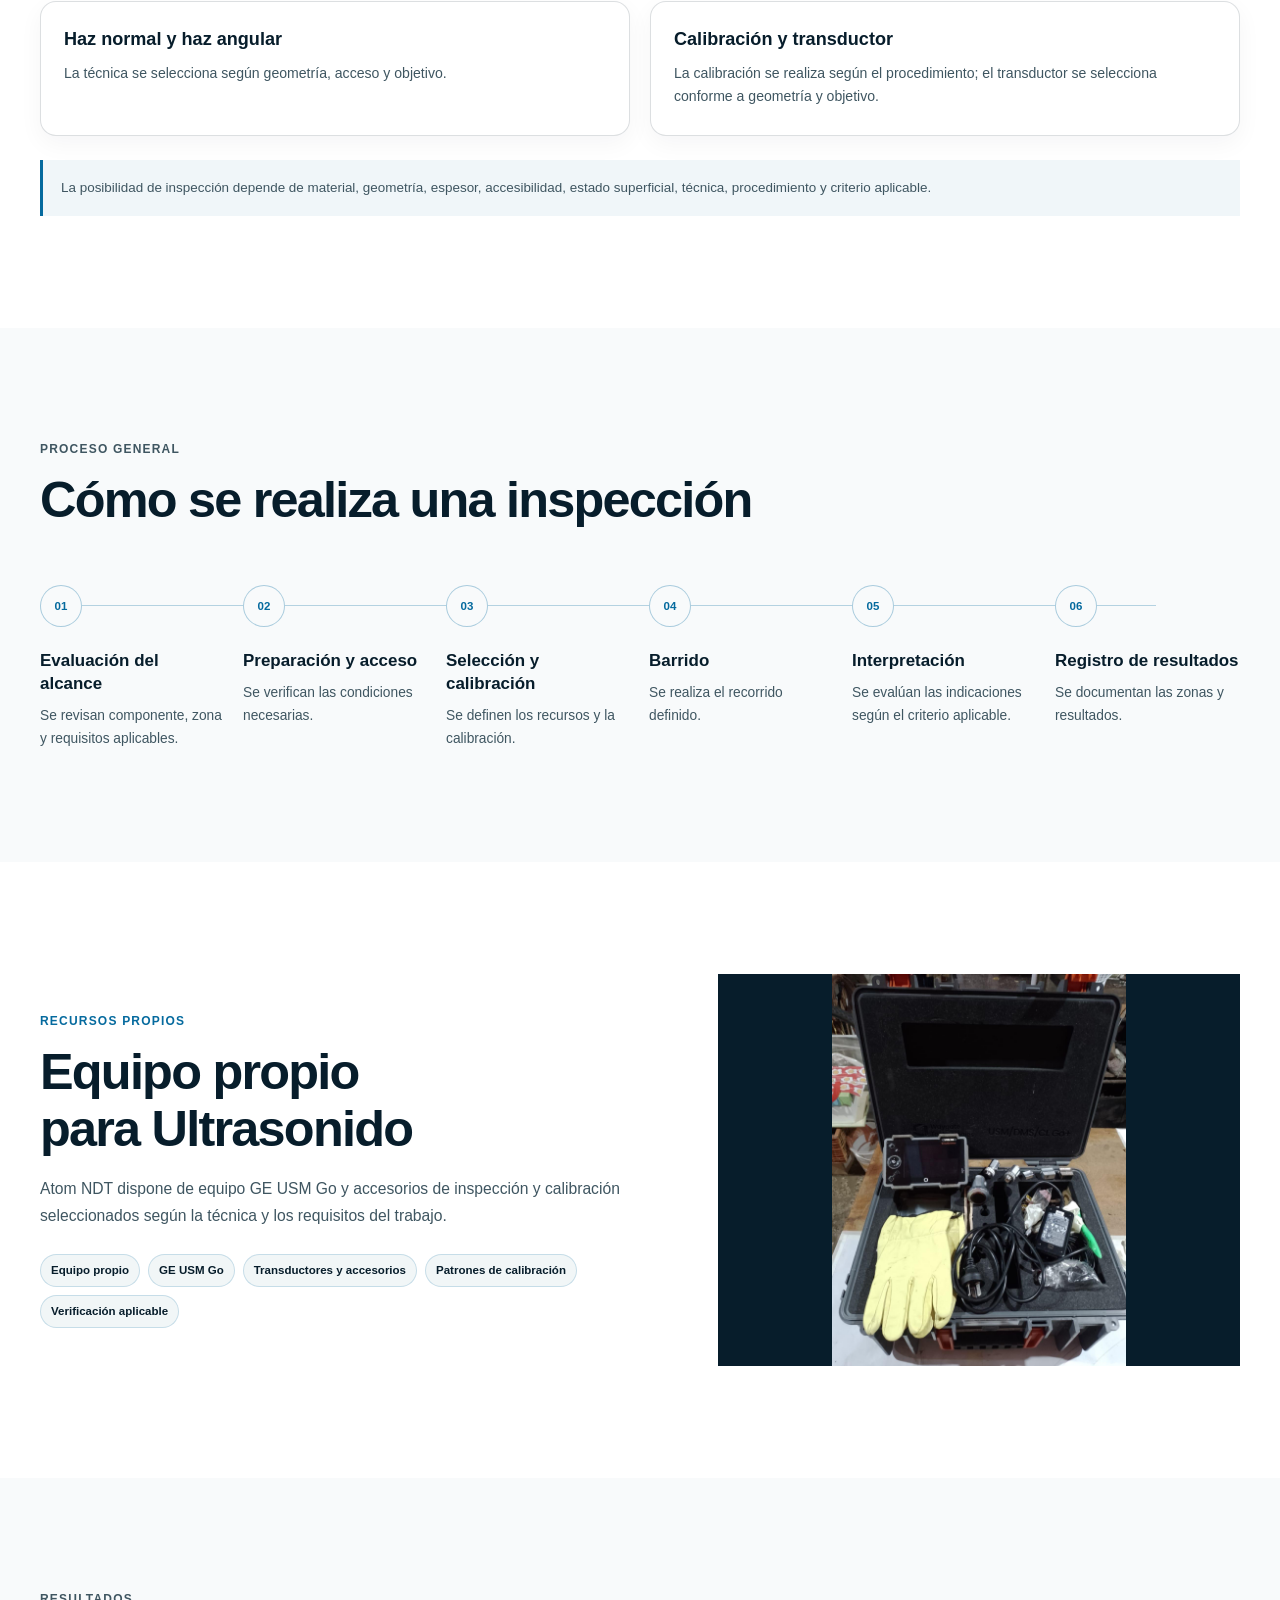
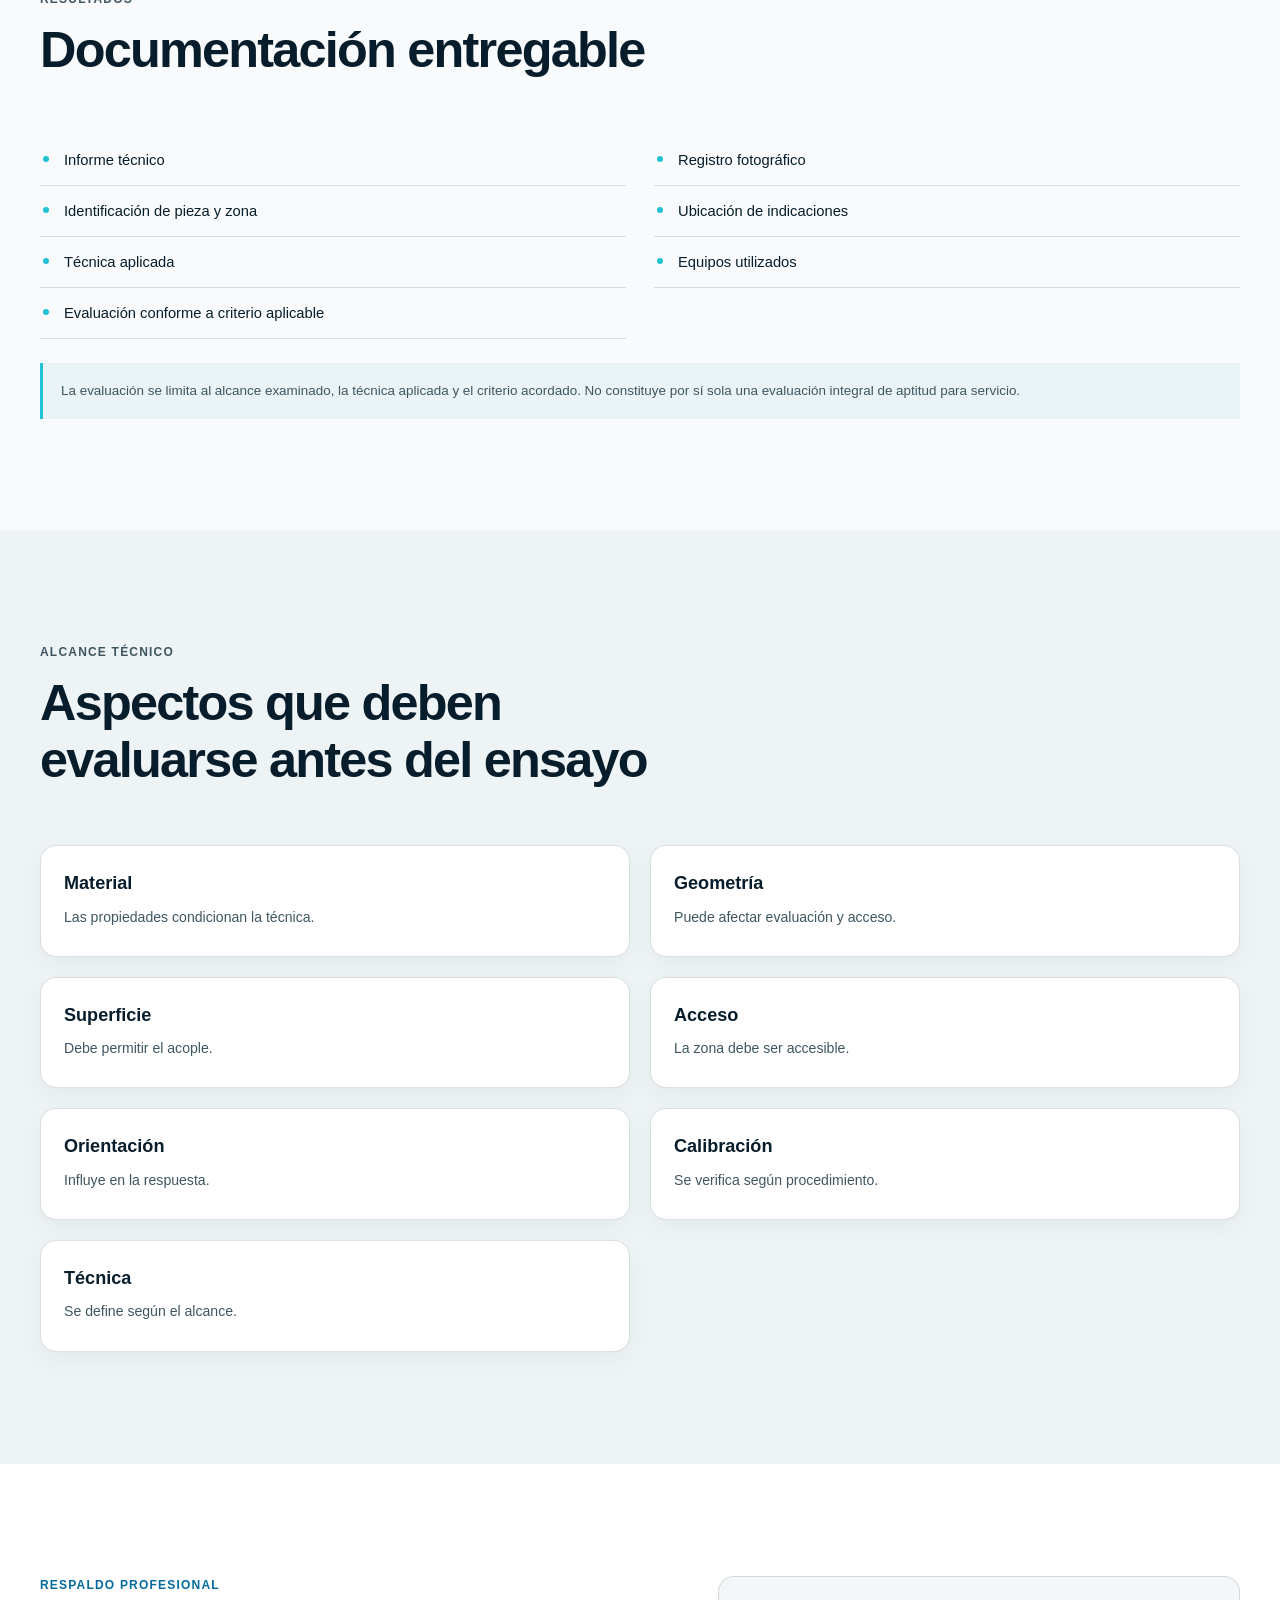
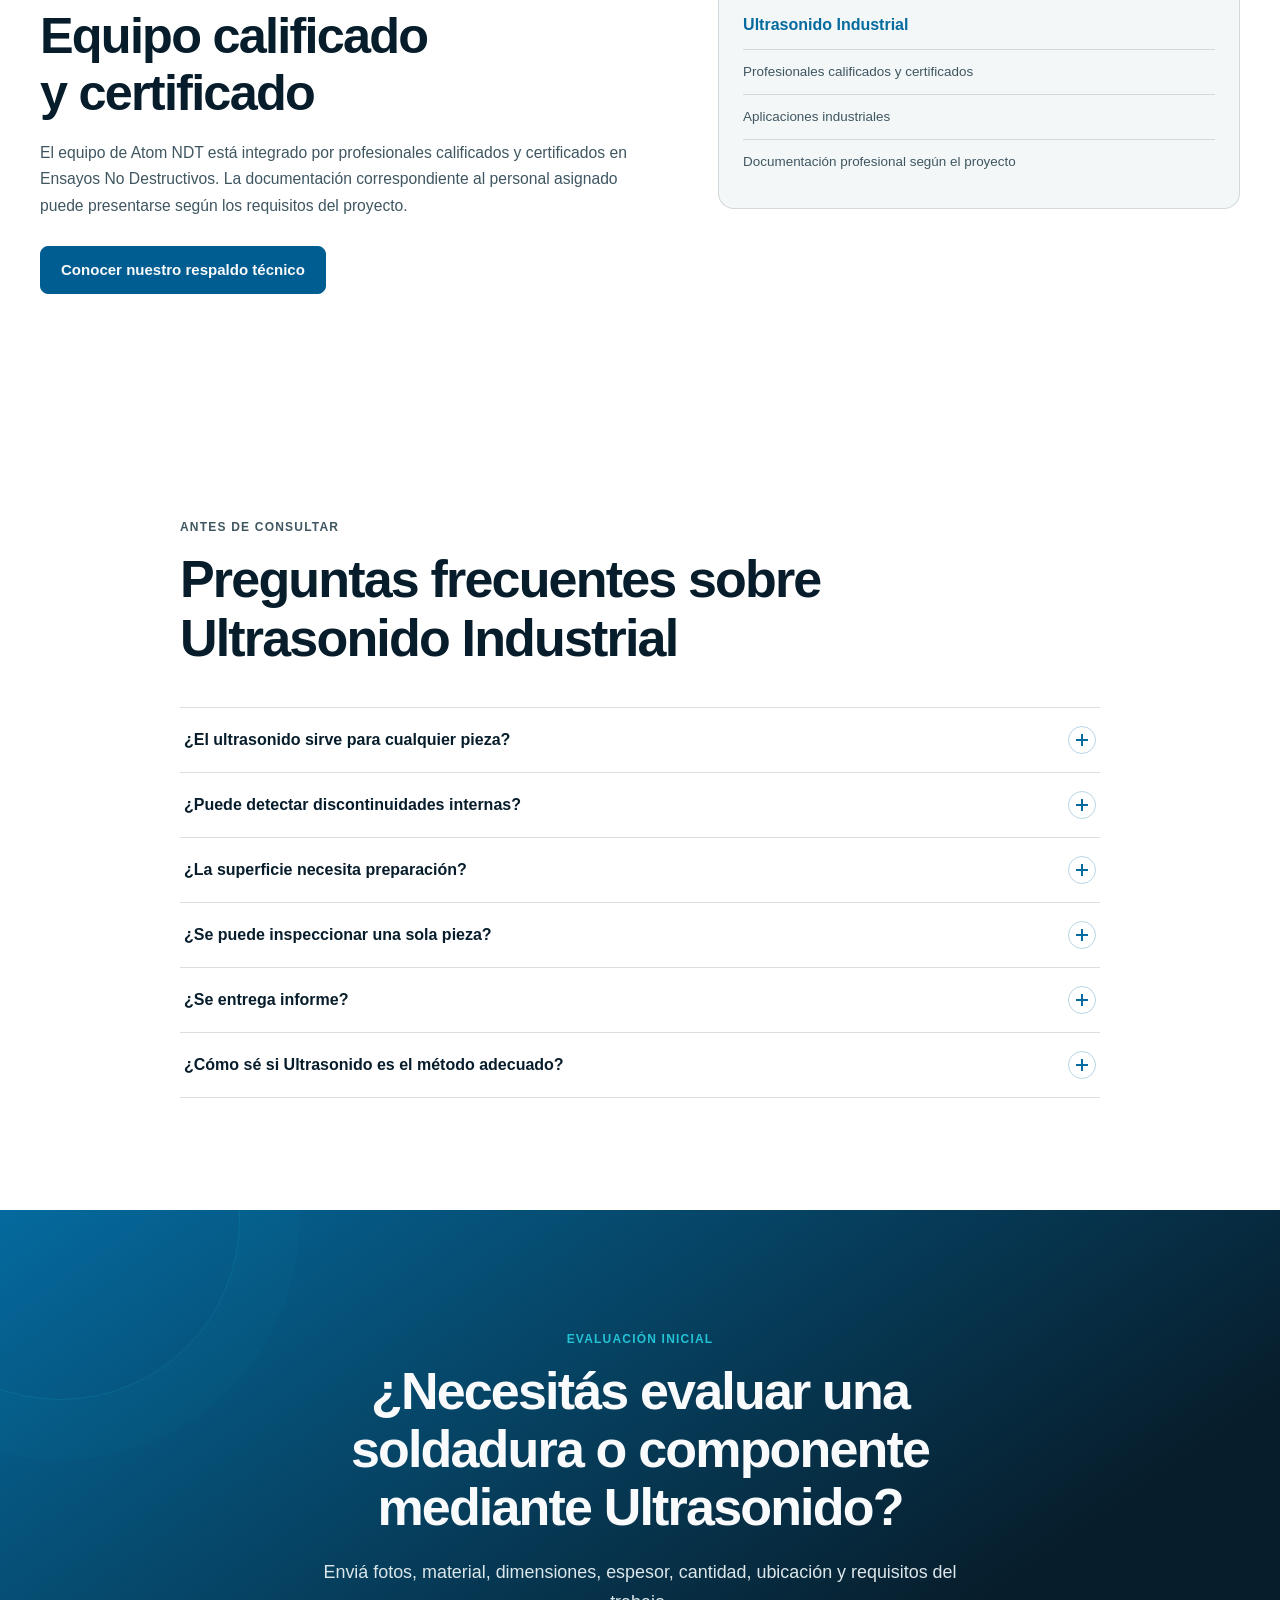
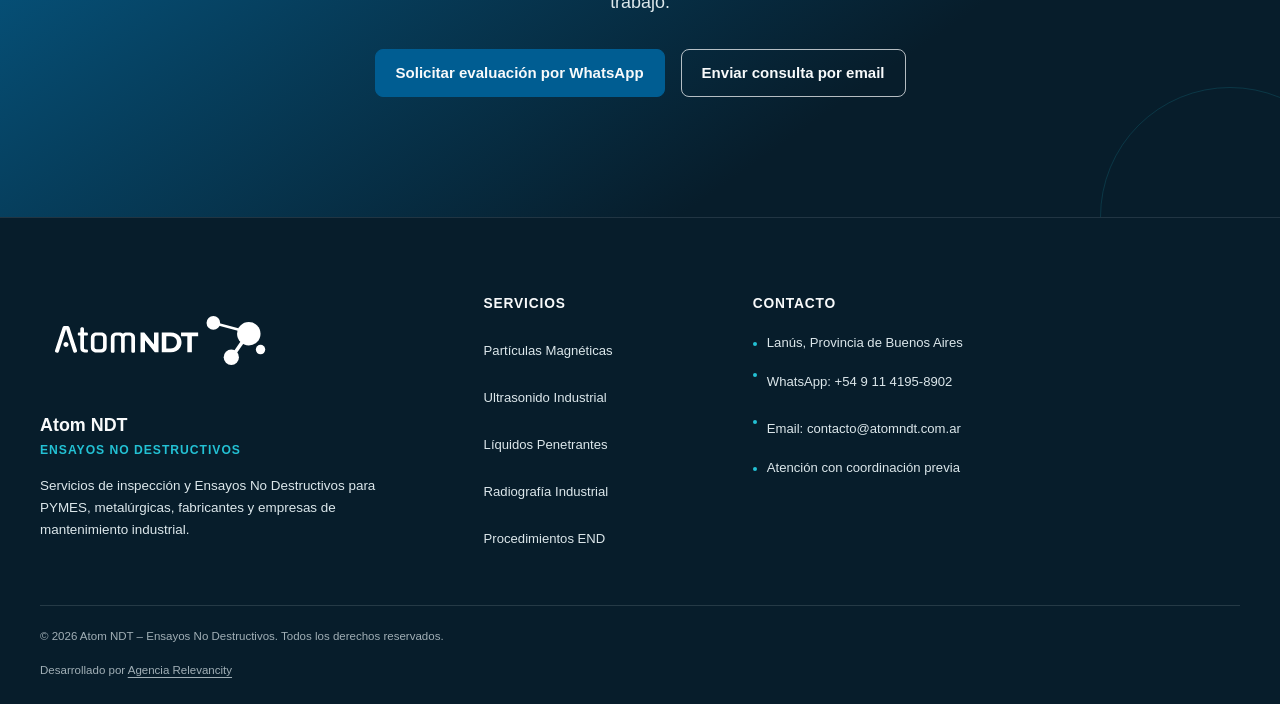
<file: ultrasonido-industrial.html>
<!doctype html>
<html lang="es-AR"><head>
<meta charset="utf-8"><meta name="viewport" content="width=device-width,initial-scale=1">
<meta name="description" content="Inspección por Ultrasonido Industrial para soldaduras, tuberías, chapas y componentes. Equipo propio de profesionales calificados y base operativa en Lanús."><meta name="robots" content="index, follow"><meta name="author" content="Atom NDT">
<title>Ultrasonido Industrial | Inspección END en Buenos Aires | Atom NDT</title><link rel="canonical" href="https://atomndt.com.ar/ultrasonido-industrial.html">
<meta property="og:type" content="website"><meta property="og:locale" content="es_AR"><meta property="og:site_name" content="Atom NDT"><meta property="og:title" content="Ultrasonido Industrial | Atom NDT"><meta property="og:description" content="Inspección volumétrica de soldaduras, tuberías y componentes mediante Ultrasonido Industrial."><meta property="og:url" content="https://atomndt.com.ar/ultrasonido-industrial.html"><meta property="og:image" content="https://atomndt.com.ar/assets/images/og-atom-ndt.jpg"><meta property="og:image:alt" content="Atom NDT – Ensayos No Destructivos">
<meta name="twitter:card" content="summary_large_image"><meta name="twitter:title" content="Ultrasonido Industrial | Atom NDT"><meta name="twitter:description" content="Inspección volumétrica de soldaduras, tuberías y componentes mediante Ultrasonido Industrial."><meta name="twitter:image" content="https://atomndt.com.ar/assets/images/og-atom-ndt.jpg"><link rel="icon" type="image/png" href="assets/images/favicon-atomndt.png"><link rel="stylesheet" href="css/styles.css?v=20261007-cta-contrast"></head><body>
<header class="site-header" data-header><div class="container header-inner"><a class="brand site-brand site-brand--header" href="index.html" aria-label="Atom NDT — Inicio"><img class="site-brand__image site-brand__image--header" src="assets/images/logo-atom-ndt-header.svg" alt="Atom NDT – Ensayos No Destructivos" width="3276" height="1208"></a><button class="menu-toggle" type="button" aria-label="Abrir menú" aria-expanded="false" aria-controls="primary-navigation" data-menu-toggle><span></span><span></span><span></span></button><nav class="primary-navigation" id="primary-navigation" aria-label="Navegación principal" data-navigation><ul class="nav-list"><li><a href="index.html">Inicio</a></li><li><a href="servicios.html">Servicios</a></li><li><a href="index.html#aplicaciones-industriales">Aplicaciones</a></li><li><a href="experiencia.html">Experiencia</a></li><li><a href="index.html#certificaciones">Certificaciones</a></li><li><a href="cobertura.html">Cobertura</a></li><li><a href="contacto.html">Contacto</a></li></ul><a class="button button-small nav-cta" href="https://wa.me/5491141958902?text=Hola%2C%20quisiera%20solicitar%20una%20evaluaci%C3%B3n%20t%C3%A9cnica%20para%20un%20trabajo%20de%20Ultrasonido%20Industrial." target="_blank" rel="noopener">Solicitar evaluación</a></nav></div></header>
<nav class="breadcrumb" aria-label="Ruta de navegación"><ol class="container"><li><a href="index.html">Inicio</a></li><li><a href="servicios.html">Servicios</a></li><li aria-current="page">Ultrasonido Industrial</li></ol></nav>
<main class="service-page"><section class="service-hero"><div class="container service-hero-grid"><div class="service-hero-content"><p class="section-kicker">Ensayo volumétrico</p><h1>Inspección por Ultrasonido Industrial</h1><p class="service-hero-summary">Método de Ensayo No Destructivo utilizado para evaluar internamente soldaduras, materiales y componentes mediante ondas ultrasónicas.</p><p class="service-hero-support">Equipo propio de profesionales calificados, con equipo GE USM Go propio y base operativa en Lanús.</p><div class="service-hero-actions"><a class="button" href="https://wa.me/5491141958902?text=Hola%2C%20quisiera%20solicitar%20una%20evaluaci%C3%B3n%20t%C3%A9cnica%20para%20un%20trabajo%20de%20Ultrasonido%20Industrial." target="_blank" rel="noopener">Solicitar evaluación técnica</a><a class="button button-secondary" href="#aplicaciones-ultrasonido">Ver aplicaciones</a></div><p class="service-hero-note">Podés enviar fotos, material, dimensiones, espesor, cantidad, ubicación y norma o especificación aplicable.</p></div><figure class="service-photo service-photo--hero"><img src="assets/images/inspeccion-ultrasonido-campo-01.jpg" alt="Técnico realizando una inspección por ultrasonido sobre una tubería en campo"><figcaption>Inspección por Ultrasonido en campo</figcaption></figure></div></section>
<section class="service-detail-section method-section"><div class="container method-layout"><div class="service-section-copy"><p class="section-kicker">El método</p><h2>¿Qué es la inspección por Ultrasonido Industrial?</h2><p>La inspección por Ultrasonido utiliza ondas acústicas de alta frecuencia introducidas en el material mediante un transductor.</p><p>Las reflexiones recibidas permiten al técnico interpretar cambios relacionados con interfaces, geometrías y posibles discontinuidades dentro del alcance de la técnica aplicada.</p><p class="service-technical-note">La interpretación depende de la técnica, calibración, geometría, material y criterio aplicable. Una indicación no implica automáticamente rechazo.</p></div><figure class="service-photo service-photo--complete"><img src="assets/images/ultrasonido-inspeccion-taller.jpg" alt="Operador utilizando un transductor y un equipo de ultrasonido en taller" loading="lazy" decoding="async"><figcaption>Inspección por Ultrasonido en taller</figcaption></figure></div></section>
<section class="service-detail-section detection-section"><div class="container"><div class="section-heading service-heading"><p class="section-kicker">Objetivo de la inspección</p><h2>Evaluación volumétrica de materiales y uniones</h2></div><div class="service-info-grid"><article class="service-info-card"><span class="card-number">01</span><h3>Soldaduras</h3><p>Evaluación del volumen de la unión y zonas asociadas cuando la geometría y técnica lo permiten.</p></article><article class="service-info-card"><span class="card-number">02</span><h3>Material base</h3><p>Evaluación localizada de chapas, tubos y componentes para identificar reflectores relevantes.</p></article><article class="service-info-card"><span class="card-number">03</span><h3>Zonas térmicamente afectadas</h3><p>Evaluación de áreas próximas a soldaduras cuando forman parte del alcance establecido.</p></article><article class="service-info-card"><span class="card-number">04</span><h3>Espesores y componentes</h3><p>Aplicaciones específicas según material, geometría y procedimiento.</p></article></div></div></section>
<section class="service-detail-section service-applications-section" id="aplicaciones-ultrasonido"><div class="container"><div class="section-heading service-heading"><p class="section-kicker">Aplicaciones habituales</p><h2>Aplicaciones de Ultrasonido Industrial</h2></div><ul class="service-application-list"><li>Inspección de soldaduras en tuberías</li><li>Inspección de soldaduras en chapas</li><li>Inspección de material base</li><li>Inspección de cañerías</li><li>Inspección de componentes industriales</li><li>Inspección de rieles</li><li>Inspección de soldaduras ferroviarias</li><li>Control durante fabricación</li><li>Inspección de componentes en servicio</li></ul></div></section>
<section class="service-detail-section conditions-section"><div class="container"><div class="section-heading service-heading"><p class="section-kicker">Condiciones de aplicación</p><h2>Técnicas seleccionadas según el trabajo</h2></div><div class="conditions-grid"><article><h3>Haz normal y haz angular</h3><p>La técnica se selecciona según geometría, acceso y objetivo.</p></article><article><h3>Calibración y transductor</h3><p>La calibración se realiza según el procedimiento; el transductor se selecciona conforme a geometría y objetivo.</p></article></div><p class="service-technical-note">La posibilidad de inspección depende de material, geometría, espesor, accesibilidad, estado superficial, técnica, procedimiento y criterio aplicable.</p></div></section>
<section class="service-detail-section service-process-section"><div class="container"><div class="section-heading service-heading"><p class="section-kicker">Proceso general</p><h2>Cómo se realiza una inspección</h2></div><ol class="service-process-list"><li><article><span>01</span><h3>Evaluación del alcance</h3><p>Se revisan componente, zona y requisitos aplicables.</p></article></li><li><article><span>02</span><h3>Preparación y acceso</h3><p>Se verifican las condiciones necesarias.</p></article></li><li><article><span>03</span><h3>Selección y calibración</h3><p>Se definen los recursos y la calibración.</p></article></li><li><article><span>04</span><h3>Barrido</h3><p>Se realiza el recorrido definido.</p></article></li><li><article><span>05</span><h3>Interpretación</h3><p>Se evalúan las indicaciones según el criterio aplicable.</p></article></li><li><article><span>06</span><h3>Registro de resultados</h3><p>Se documentan las zonas y resultados.</p></article></li></ol></div></section>
<section class="service-detail-section service-equipment-section"><div class="container service-equipment-layout"><div class="service-section-copy"><p class="section-kicker">Recursos propios</p><h2>Equipo propio para Ultrasonido</h2><p>Atom NDT dispone de equipo GE USM Go y accesorios de inspección y calibración seleccionados según la técnica y los requisitos del trabajo.</p><ul class="service-tags"><li>Equipo propio</li><li>GE USM Go</li><li>Transductores y accesorios</li><li>Patrones de calibración</li><li>Verificación aplicable</li></ul></div><figure class="equipment-photo"><img src="assets/images/equipo-ultrasonido.jpg" alt="Equipo USM Go con transductores y accesorios en su maleta" width="750" height="1000" loading="lazy" decoding="async"></figure></div></section>
<section class="service-detail-section service-documentation-section"><div class="container"><div class="section-heading service-heading"><p class="section-kicker">Resultados</p><h2>Documentación entregable</h2></div><ul class="documentation-list"><li>Informe técnico</li><li>Registro fotográfico</li><li>Identificación de pieza y zona</li><li>Ubicación de indicaciones</li><li>Técnica aplicada</li><li>Equipos utilizados</li><li>Evaluación conforme a criterio aplicable</li></ul><p class="service-warning">La evaluación se limita al alcance examinado, la técnica aplicada y el criterio acordado. No constituye por sí sola una evaluación integral de aptitud para servicio.</p></div></section>
<section class="service-detail-section limitations-section"><div class="container"><div class="section-heading service-heading"><p class="section-kicker">Alcance técnico</p><h2>Aspectos que deben evaluarse antes del ensayo</h2></div><div class="limitations-grid"><article><h3>Material</h3><p>Las propiedades condicionan la técnica.</p></article><article><h3>Geometría</h3><p>Puede afectar evaluación y acceso.</p></article><article><h3>Superficie</h3><p>Debe permitir el acople.</p></article><article><h3>Acceso</h3><p>La zona debe ser accesible.</p></article><article><h3>Orientación</h3><p>Influye en la respuesta.</p></article><article><h3>Calibración</h3><p>Se verifica según procedimiento.</p></article><article><h3>Técnica</h3><p>Se define según el alcance.</p></article></div></div></section>
<section class="service-detail-section service-experience-section"><div class="container service-experience-layout"><div class="service-section-copy"><p class="section-kicker">Respaldo profesional</p><h2>Equipo calificado y certificado</h2><p>El equipo de Atom NDT está integrado por profesionales calificados y certificados en Ensayos No Destructivos. La documentación correspondiente al personal asignado puede presentarse según los requisitos del proyecto.</p><a class="button" href="experiencia.html#certificaciones-profesionales">Conocer nuestro respaldo técnico</a></div><ul class="service-credentials"><li><strong>Ultrasonido Industrial</strong></li><li>Profesionales calificados y certificados</li><li>Aplicaciones industriales</li><li>Documentación profesional según el proyecto</li></ul></div></section>
<section class="faq-section service-faq-section"><div class="container faq-container"><div class="section-heading faq-heading"><p class="section-kicker">Antes de consultar</p><h2>Preguntas frecuentes sobre Ultrasonido Industrial</h2></div><div class="faq-list" data-faq><article class="faq-item"><h3><button id="ut-q1" aria-expanded="false" aria-controls="ut-a1" data-faq-trigger>¿El ultrasonido sirve para cualquier pieza?<span class="faq-symbol"></span></button></h3><div class="faq-answer" id="ut-a1" role="region" aria-labelledby="ut-q1"><p>Depende del material, geometría, espesor y acceso.</p></div></article><article class="faq-item"><h3><button id="ut-q2" aria-expanded="false" aria-controls="ut-a2" data-faq-trigger>¿Puede detectar discontinuidades internas?<span class="faq-symbol"></span></button></h3><div class="faq-answer" id="ut-a2" role="region" aria-labelledby="ut-q2"><p>Puede aportar información dentro del alcance de la técnica; las indicaciones requieren evaluación.</p></div></article><article class="faq-item"><h3><button id="ut-q3" aria-expanded="false" aria-controls="ut-a3" data-faq-trigger>¿La superficie necesita preparación?<span class="faq-symbol"></span></button></h3><div class="faq-answer" id="ut-a3" role="region" aria-labelledby="ut-q3"><p>Debe permitir un acople adecuado y acceso.</p></div></article><article class="faq-item"><h3><button id="ut-q4" aria-expanded="false" aria-controls="ut-a4" data-faq-trigger>¿Se puede inspeccionar una sola pieza?<span class="faq-symbol"></span></button></h3><div class="faq-answer" id="ut-a4" role="region" aria-labelledby="ut-q4"><p>Sí, se evalúan inspecciones puntuales y de mayor alcance.</p></div></article><article class="faq-item"><h3><button id="ut-q5" aria-expanded="false" aria-controls="ut-a5" data-faq-trigger>¿Se entrega informe?<span class="faq-symbol"></span></button></h3><div class="faq-answer" id="ut-a5" role="region" aria-labelledby="ut-q5"><p>Según el alcance acordado, puede incluir informe técnico y evaluación aplicable.</p></div></article><article class="faq-item"><h3><button id="ut-q6" aria-expanded="false" aria-controls="ut-a6" data-faq-trigger>¿Cómo sé si Ultrasonido es el método adecuado?<span class="faq-symbol"></span></button></h3><div class="faq-answer" id="ut-a6" role="region" aria-labelledby="ut-q6"><p>Enviá fotos, material, dimensiones, espesor, ubicación y requisitos.</p></div></article></div></div></section>
<section class="contact-section service-contact-section"><div class="container contact-content"><p class="section-kicker">Evaluación inicial</p><h2>¿Necesitás evaluar una soldadura o componente mediante Ultrasonido?</h2><p class="contact-summary">Enviá fotos, material, dimensiones, espesor, cantidad, ubicación y requisitos del trabajo.</p><div class="contact-actions"><a class="button" href="https://wa.me/5491141958902?text=Hola%2C%20quisiera%20solicitar%20una%20evaluaci%C3%B3n%20t%C3%A9cnica%20para%20un%20trabajo%20de%20Ultrasonido%20Industrial." target="_blank" rel="noopener">Solicitar evaluación por WhatsApp</a><a class="button button-secondary" href="mailto:contacto@atomndt.com.ar">Enviar consulta por email</a></div></div></section></main>
<footer class="site-footer"><div class="container footer-grid"><div class="footer-brand"><a class="site-brand site-brand--footer" href="index.html"><img class="site-brand__image site-brand__image--footer" src="assets/images/logo-atom-ndt-footer.svg" alt="Atom NDT – Ensayos No Destructivos" width="3276" height="1208"></a><p class="footer-brand-name">Atom NDT</p><p class="footer-brand-subtitle">Ensayos No Destructivos</p><p class="footer-description">Servicios de inspección y Ensayos No Destructivos para PYMES, metalúrgicas, fabricantes y empresas de mantenimiento industrial.</p></div><nav class="footer-group"><h2>Servicios</h2><ul><li><a href="particulas-magneticas.html">Partículas Magnéticas</a></li><li><a href="ultrasonido-industrial.html" aria-current="page">Ultrasonido Industrial</a></li><li><a href="liquidos-penetrantes.html">Líquidos Penetrantes</a></li><li><a href="radiografia-industrial.html">Radiografía Industrial</a></li><li><a href="servicios.html#procedimientos-end">Procedimientos END</a></li></ul></nav><div class="footer-group footer-attention"><h2>Contacto</h2><ul><li>Lanús, Provincia de Buenos Aires</li><li>WhatsApp: <a href="https://wa.me/5491141958902">+54 9 11 4195-8902</a></li><li>Email: <a href="mailto:contacto@atomndt.com.ar">contacto@atomndt.com.ar</a></li><li>Atención con coordinación previa</li></ul></div></div><div class="container footer-bottom"><p>© 2026 Atom NDT – Ensayos No Destructivos. Todos los derechos reservados.</p><p class="agency-credit">Desarrollado por <a href="https://share.google/a9M1BnQt2vNhaVwQq" target="_blank" rel="noopener noreferrer">Agencia Relevancity</a></p></div></footer><script src="js/main.js"></script></body></html>
</file>
<file: css/styles.css>
:root {
  --color-deep-blue: #071d2b;
  --color-graphite-blue: #102c3a;
  --color-brand-blue: #056a9e;
  --color-cta-blue: #005d92;
  --color-cyan: #23c1d4;
  --color-white: #f8fafb;
  --color-text-muted: #dce7eb;
  --color-text-dark-muted: #3f5661;
  --color-border: rgba(7, 29, 43, 0.14);
  --color-header: rgba(248, 250, 251, 0.96);
  --font-primary: Inter, Arial, Helvetica, sans-serif;
  --container: 1200px;
  --header-height: 76px;
  --radius-small: 8px;
  --radius-medium: 16px;
  --shadow-soft: 0 16px 40px rgba(0, 0, 0, 0.18);
}

*,
*::before,
*::after {
  box-sizing: border-box;
}

html {
  scroll-behavior: smooth;
  scroll-padding-top: var(--header-height);
}

body {
  min-width: 320px;
  min-height: 100vh;
  margin: 0;
  overflow-x: hidden;
  background: var(--color-white);
  color: var(--color-deep-blue);
  font-family: var(--font-primary);
  line-height: 1.5;
}

body.menu-open {
  overflow: hidden;
}

img {
  display: block;
  max-width: 100%;
}

a {
  color: inherit;
}

button,
a {
  -webkit-tap-highlight-color: transparent;
}

:focus-visible {
  outline: 3px solid var(--color-brand-blue);
  outline-offset: 4px;
}

.container {
  width: min(100% - 32px, var(--container));
  margin-inline: auto;
}

.site-header {
  position: sticky;
  z-index: 1000;
  top: 0;
  min-height: var(--header-height);
  border-bottom: 1px solid rgba(7, 29, 43, 0.08);
  background: var(--color-white);
  backdrop-filter: blur(12px);
  transition: background-color 180ms ease, border-color 180ms ease, box-shadow 180ms ease;
}

.site-header.is-scrolled {
  border-bottom-color: var(--color-border);
  background: var(--color-header);
  box-shadow: 0 6px 20px rgba(7, 29, 43, 0.08);
}

.header-inner {
  min-height: var(--header-height);
  display: flex;
  align-items: center;
  justify-content: space-between;
  gap: 20px;
}

.brand {
  flex: 0 0 auto;
  padding: 4px 6px;
}

.site-brand {
  width: fit-content;
  display: inline-flex;
  align-items: center;
  justify-content: center;
}

.site-brand__image {
  width: auto;
  height: auto;
  display: block;
  object-fit: contain;
}

.site-brand__image--header {
  width: min(170px, calc(100vw - 112px));
  max-width: min(170px, 100%);
}

.menu-toggle {
  width: 48px;
  height: 48px;
  padding: 12px;
  display: grid;
  place-content: center;
  gap: 5px;
  border: 1px solid rgba(7, 29, 43, 0.2);
  border-radius: var(--radius-small);
  background: var(--color-white);
  color: var(--color-deep-blue);
  cursor: pointer;
}

.menu-toggle span {
  width: 22px;
  height: 2px;
  display: block;
  border-radius: 2px;
  background: currentColor;
  transition: transform 180ms ease, opacity 180ms ease;
}

.menu-toggle[aria-expanded="true"] span:first-child {
  transform: translateY(7px) rotate(45deg);
}

.menu-toggle[aria-expanded="true"] span:nth-child(2) {
  opacity: 0;
}

.menu-toggle[aria-expanded="true"] span:last-child {
  transform: translateY(-7px) rotate(-45deg);
}

.primary-navigation {
  position: absolute;
  top: calc(100% + 1px);
  right: 0;
  left: 0;
  max-height: calc(100vh - var(--header-height));
  max-height: calc(100svh - var(--header-height));
  padding: 20px 16px 24px;
  overflow-y: auto;
  overscroll-behavior: contain;
  visibility: hidden;
  opacity: 0;
  transform: translateY(-8px);
  border-bottom: 1px solid var(--color-border);
  background: var(--color-white);
  box-shadow: 0 14px 28px rgba(7, 29, 43, 0.12);
  pointer-events: none;
  transition: opacity 180ms ease, transform 180ms ease, visibility 180ms ease;
}

.primary-navigation.is-open {
  visibility: visible;
  opacity: 1;
  transform: translateY(0);
  pointer-events: auto;
}

.nav-list {
  margin: 0 0 16px;
  padding: 0;
  display: grid;
  list-style: none;
}

.nav-list a {
  min-height: 48px;
  padding: 12px 8px;
  display: flex;
  align-items: center;
  border-bottom: 1px solid var(--color-border);
  color: var(--color-deep-blue);
  font-size: 0.95rem;
  font-weight: 600;
  text-decoration: none;
}

.nav-list a:active,
.nav-list a:focus-visible {
  color: var(--color-brand-blue);
}

.button {
  min-height: 48px;
  padding: 12px 20px;
  display: inline-flex;
  align-items: center;
  justify-content: center;
  border: 1px solid var(--color-cta-blue);
  border-radius: var(--radius-small);
  background: var(--color-cta-blue);
  color: var(--color-white);
  font-size: 0.94rem;
  font-weight: 750;
  line-height: 1.2;
  text-align: center;
  text-decoration: none;
  transition: background-color 180ms ease, border-color 180ms ease, color 180ms ease, transform 180ms ease;
}

.button:active {
  transform: translateY(1px);
}

.button:focus-visible {
  outline: 3px solid var(--color-deep-blue);
  outline-offset: 3px;
  box-shadow: 0 0 0 3px var(--color-white);
}

.button-secondary {
  border-color: var(--color-cta-blue);
  background: transparent;
  color: var(--color-deep-blue);
}

.button-small {
  min-height: 44px;
  padding-inline: 16px;
  font-size: 0.86rem;
}

.nav-cta {
  width: 100%;
}

.hero {
  position: relative;
  isolation: isolate;
  min-height: calc(100svh - var(--header-height));
  padding: 40px 0 36px;
  overflow: hidden;
  background:
    radial-gradient(circle at 88% 16%, rgba(35, 193, 212, 0.1), transparent 28%),
    var(--color-white);
}

.hero::before {
  position: absolute;
  z-index: -1;
  inset: 0;
  background-image: linear-gradient(rgba(7, 29, 43, 0.035) 1px, transparent 1px), linear-gradient(90deg, rgba(7, 29, 43, 0.035) 1px, transparent 1px);
  background-size: 48px 48px;
  content: "";
  mask-image: linear-gradient(to bottom, black, transparent 80%);
}

.hero-grid {
  display: grid;
  gap: 36px;
  align-items: center;
}

.eyebrow {
  margin: 0 0 14px;
  color: var(--color-brand-blue);
  font-size: 0.76rem;
  font-weight: 750;
  letter-spacing: 0.09em;
  text-transform: uppercase;
}

h1 {
  max-width: 720px;
  margin: 0;
  color: var(--color-deep-blue);
  font-size: clamp(2.15rem, 8.8vw, 4rem);
  line-height: 1.08;
  letter-spacing: -0.04em;
  text-wrap: balance;
}

.hero-summary {
  max-width: 690px;
  margin: 20px 0 0;
  color: var(--color-text-dark-muted);
  font-size: clamp(1rem, 2vw, 1.18rem);
  line-height: 1.7;
}

.hero-actions {
  margin-top: 24px;
  display: grid;
  gap: 12px;
}

.hero-note {
  max-width: 620px;
  margin: 18px 0 0;
  padding-left: 14px;
  border-left: 2px solid var(--color-cyan);
  color: var(--color-text-dark-muted);
  font-size: 0.88rem;
}

.hero-visual {
  position: relative;
  min-height: 280px;
  display: grid;
  place-items: center;
  overflow: hidden;
  border: 1px solid rgba(7, 29, 43, 0.18);
  border-radius: var(--radius-medium);
  background: linear-gradient(145deg, var(--color-graphite-blue), var(--color-deep-blue));
  box-shadow: 0 18px 42px rgba(7, 29, 43, 0.16);
}

.hero-visual.hero-visual--hexagonal {
  align-self: center;
  width: 100%;
  height: auto;
  min-height: 0;
  aspect-ratio: 1148 / 950;
  border: 0;
  border-radius: 0;
  background: transparent;
  box-shadow: none;
}

.hero-hexagonal-image {
  position: absolute;
  inset: 0;
  display: block;
  width: 100%;
  height: 100%;
  object-fit: contain;
}

.visual-grid {
  position: absolute;
  inset: 0;
  opacity: 0.42;
  background-image: radial-gradient(circle, rgba(248, 250, 251, 0.24) 1px, transparent 1.5px);
  background-size: 22px 22px;
  mask-image: radial-gradient(circle at center, black, transparent 75%);
}

.hero-visual p {
  position: absolute;
  right: 20px;
  bottom: 18px;
  margin: 0;
  color: var(--color-text-muted);
  font-size: 0.76rem;
  font-weight: 650;
  letter-spacing: 0.08em;
  text-transform: uppercase;
}

.atom-mark {
  position: relative;
  width: 220px;
  height: 210px;
}

.atom-node,
.atom-line {
  position: absolute;
  display: block;
  background: var(--color-cyan);
  box-shadow: 0 0 32px rgba(35, 193, 212, 0.16);
}

.atom-node {
  z-index: 2;
  border-radius: 50%;
}

.atom-node-large {
  top: 63px;
  left: 89px;
  width: 82px;
  height: 82px;
}

.atom-node-top {
  top: 20px;
  left: 26px;
  width: 42px;
  height: 42px;
}

.atom-node-bottom {
  bottom: 14px;
  left: 52px;
  width: 50px;
  height: 50px;
}

.atom-node-side {
  right: 12px;
  bottom: 46px;
  width: 30px;
  height: 30px;
}

.atom-line {
  z-index: 1;
  height: 12px;
  border-radius: 999px;
  transform-origin: left center;
}

.atom-line-top {
  top: 46px;
  left: 59px;
  width: 91px;
  transform: rotate(16deg);
}

.atom-line-bottom {
  top: 126px;
  left: 86px;
  width: 70px;
  transform: rotate(124deg);
}

.hero-indicators {
  margin: 40px 0 0;
  padding: 24px 0 0;
  display: grid;
  gap: 22px;
  border-top: 1px solid var(--color-border);
  list-style: none;
}

.hero-indicators li {
  padding-left: 14px;
  display: grid;
  gap: 2px;
  border-left: 2px solid var(--color-brand-blue);
}

.hero-indicators strong {
  font-size: 0.95rem;
}

.hero-indicators span {
  color: var(--color-text-dark-muted);
  font-size: 0.82rem;
}

.problems-section,
.services-section {
  scroll-margin-top: var(--header-height);
}

.problems-section {
  padding: 72px 0;
  background: #ffffff;
}

.section-heading h2 {
  margin: 0;
  color: var(--color-deep-blue);
  font-size: clamp(2rem, 7vw, 3.25rem);
  line-height: 1.12;
  letter-spacing: -0.035em;
  text-wrap: balance;
}

.section-heading p {
  color: var(--color-text-dark-muted);
}

.section-introduction {
  display: grid;
  gap: 12px;
}

.section-introduction p,
.services-heading p {
  margin: 0;
  font-size: 1rem;
  line-height: 1.7;
}

.problems-heading {
  display: grid;
  gap: 24px;
}

.problems-grid {
  margin-top: 40px;
  display: grid;
  gap: 16px;
}

.problem-card {
  position: relative;
  min-width: 0;
  padding: 26px 24px 28px;
  overflow: hidden;
  border: 1px solid var(--color-border);
  border-radius: var(--radius-medium);
  background: var(--color-white);
  box-shadow: 0 10px 28px rgba(7, 29, 43, 0.05);
}

.problem-card::before {
  position: absolute;
  top: 0;
  left: 24px;
  width: 44px;
  height: 3px;
  background: var(--color-cyan);
  content: "";
}

.card-number {
  display: block;
  margin-bottom: 28px;
  color: var(--color-brand-blue);
  font-size: 0.78rem;
  font-weight: 750;
  letter-spacing: 0.12em;
}

.problem-card h3,
.service-card h3 {
  margin: 0;
  font-size: clamp(1.2rem, 4vw, 1.5rem);
  line-height: 1.25;
  letter-spacing: -0.02em;
}

.problem-card p {
  margin: 12px 0 0;
  color: var(--color-text-dark-muted);
  font-size: 0.94rem;
  line-height: 1.65;
}

.services-section {
  position: relative;
  isolation: isolate;
  padding: 72px 0;
  overflow: hidden;
  background: var(--color-deep-blue);
  color: var(--color-white);
}

.services-section::before {
  position: absolute;
  z-index: -1;
  top: -120px;
  right: -120px;
  width: 360px;
  height: 360px;
  border: 1px solid rgba(35, 193, 212, 0.13);
  border-radius: 50%;
  box-shadow: 0 0 0 54px rgba(35, 193, 212, 0.025), 0 0 0 108px rgba(35, 193, 212, 0.018);
  content: "";
}

.services-section :focus-visible {
  outline-color: var(--color-cyan);
}

.services-heading {
  max-width: 780px;
}

.services-heading h2 {
  color: var(--color-white);
}

.services-heading p {
  max-width: 690px;
  margin-top: 18px;
  color: var(--color-text-muted);
}

.services-grid {
  margin-top: 40px;
  display: grid;
  gap: 16px;
}

.service-card {
  position: relative;
  min-width: 0;
  padding: 26px 24px;
  display: flex;
  flex-direction: column;
  align-items: flex-start;
  overflow: hidden;
  border: 1px solid rgba(220, 231, 235, 0.18);
  border-radius: var(--radius-medium);
  background: rgba(248, 250, 251, 0.045);
  box-shadow: 0 12px 30px rgba(0, 0, 0, 0.08);
}

.service-card::after {
  position: absolute;
  top: 0;
  right: 0;
  width: 64px;
  height: 1px;
  background: var(--color-cyan);
  content: "";
}

.service-card-primary {
  border-color: rgba(35, 193, 212, 0.55);
  background: linear-gradient(145deg, rgba(5, 106, 158, 0.38), rgba(16, 44, 58, 0.8));
  box-shadow: 0 18px 44px rgba(0, 0, 0, 0.16);
}

.service-card-primary::after {
  width: 120px;
  height: 3px;
}

.service-label {
  margin: 0 0 18px;
  padding: 6px 10px;
  border: 1px solid rgba(35, 193, 212, 0.45);
  border-radius: 999px;
  color: var(--color-cyan);
  font-size: 0.7rem;
  font-weight: 750;
  letter-spacing: 0.1em;
  line-height: 1.2;
  text-transform: uppercase;
}

.service-card h3 {
  color: var(--color-white);
}

.service-card > p:not(.service-label) {
  margin: 12px 0 0;
  color: var(--color-text-muted);
  font-size: 0.92rem;
  line-height: 1.65;
}

.service-card .service-applications {
  padding-top: 14px;
  border-top: 1px solid rgba(220, 231, 235, 0.14);
  font-size: 0.82rem;
}

.service-applications strong {
  color: var(--color-white);
}

.service-card .service-notice {
  padding-left: 12px;
  border-left: 2px solid var(--color-cyan);
  color: var(--color-white);
  font-size: 0.82rem;
}

.service-link {
  min-height: 44px;
  margin-top: auto;
  padding: 16px 0 8px;
  display: inline-flex;
  align-items: center;
  border-bottom: 1px solid var(--color-cyan);
  color: var(--color-cyan);
  font-size: 0.88rem;
  font-weight: 750;
  text-decoration: none;
}

.service-link:active,
.service-link:focus-visible {
  color: var(--color-white);
}

/* The services index uses the card component on a light page background. */
.service-page .services-grid .service-card {
  border-color: var(--color-border);
  background: #ffffff;
  box-shadow: 0 8px 24px rgba(7, 29, 43, 0.045);
}

.service-page .services-grid .service-card h2 {
  margin: 0;
  color: var(--color-deep-blue);
  font-size: clamp(1.2rem, 4vw, 1.5rem);
  line-height: 1.25;
  letter-spacing: -0.02em;
}

.service-page .services-grid .service-card > p:not(.section-kicker) {
  color: var(--color-text-dark-muted);
}

.service-page .services-grid .service-link {
  color: var(--color-brand-blue);
}

.service-page .services-grid .service-card-primary {
  border-color: rgba(35, 193, 212, 0.55);
  background: linear-gradient(145deg, rgba(5, 106, 158, 0.88), var(--color-deep-blue));
  box-shadow: 0 18px 44px rgba(7, 29, 43, 0.16);
}

.service-page .services-grid .service-card-primary h2,
.service-page .services-grid .service-card-primary > p:not(.section-kicker) {
  color: var(--color-white);
}

.service-page .services-grid .service-card-primary .service-link {
  color: var(--color-cyan);
}

.applications-section,
.sectors-section,
.professional-section {
  padding: 72px 0;
  scroll-margin-top: var(--header-height);
}

.applications-section {
  background: var(--color-white);
}

.applications-heading,
.sectors-heading {
  max-width: 820px;
}

.applications-heading > p,
.sectors-heading > p {
  max-width: 720px;
  margin: 18px 0 0;
  font-size: 1rem;
  line-height: 1.7;
}

.applications-layout {
  margin-top: 40px;
  display: grid;
  gap: 32px;
  align-items: center;
}

.applications-visual {
  position: relative;
  min-height: 300px;
  display: grid;
  place-items: center;
  overflow: hidden;
  border: 1px solid var(--color-border);
  border-radius: var(--radius-medium);
  background: linear-gradient(145deg, #eef5f7, #ffffff);
  box-shadow: 0 14px 34px rgba(7, 29, 43, 0.07);
}

.applications-visual.applications-visual--photo {
  min-height: 0;
  background: var(--color-deep-blue);
}

.applications-visual--photo img {
  display: block;
  width: 100%;
  height: auto;
}

.inspection-gallery {
  min-width: 0;
  overflow: hidden;
  border: 1px solid var(--color-border);
  border-radius: var(--radius-medium);
  background: var(--color-deep-blue);
}

.inspection-gallery__track {
  display: flex;
  align-items: flex-start;
  overflow-x: auto;
  scroll-snap-type: x mandatory;
}

.inspection-gallery__track img {
  display: block;
  flex: 0 0 100%;
  width: 100%;
  min-width: 0;
  aspect-ratio: 4 / 3;
  height: auto;
  object-fit: contain;
  scroll-snap-align: start;
}

.inspection-gallery__controls:not([hidden]) {
  display: flex;
  justify-content: space-between;
  align-items: center;
  padding: 10px 16px;
  color: var(--color-white);
}

.inspection-gallery__controls button {
  width: 44px;
  height: 44px;
  border: 1px solid var(--color-cyan);
  border-radius: 50%;
  background: transparent;
  color: var(--color-white);
  font-size: 1.4rem;
  cursor: pointer;
}

.inspection-gallery__controls button:disabled {
  opacity: 0.4;
  cursor: default;
}

.applications-visual > p,
.professional-visual > p {
  position: absolute;
  right: 20px;
  bottom: 18px;
  margin: 0;
  color: var(--color-brand-blue);
  font-size: 0.72rem;
  font-weight: 750;
  letter-spacing: 0.09em;
  text-transform: uppercase;
}

.applications-pattern {
  position: relative;
  width: 220px;
  height: 190px;
}

.technical-ring,
.technical-axis,
.technical-point {
  position: absolute;
  display: block;
}

.technical-ring {
  border: 1px solid rgba(5, 106, 158, 0.36);
  border-radius: 50%;
}

.technical-ring-large {
  inset: 15px 30px;
}

.technical-ring-small {
  top: 58px;
  left: 73px;
  width: 74px;
  height: 74px;
  border-color: var(--color-cyan);
}

.technical-axis {
  background: rgba(5, 106, 158, 0.28);
}

.technical-axis-horizontal {
  top: 94px;
  right: 0;
  left: 0;
  height: 1px;
}

.technical-axis-vertical {
  top: 0;
  bottom: 0;
  left: 109px;
  width: 1px;
}

.technical-point {
  top: 81px;
  left: 96px;
  width: 27px;
  height: 27px;
  border: 6px solid #eef5f7;
  border-radius: 50%;
  background: var(--color-brand-blue);
  box-shadow: 0 0 0 1px var(--color-cyan);
}

.applications-content {
  min-width: 0;
}

.applications-list {
  margin: 0;
  padding: 0;
  display: grid;
  list-style: none;
}

.applications-list li {
  position: relative;
  padding: 13px 0 13px 22px;
  border-bottom: 1px solid var(--color-border);
  color: var(--color-deep-blue);
  font-size: 0.94rem;
  line-height: 1.5;
}

.applications-list li::before {
  position: absolute;
  top: 21px;
  left: 2px;
  width: 6px;
  height: 6px;
  border-radius: 50%;
  background: var(--color-cyan);
  content: "";
}

.technical-note {
  margin: 24px 0 0;
  padding: 18px 18px 18px 20px;
  border-left: 3px solid var(--color-brand-blue);
  background: rgba(5, 106, 158, 0.055);
  color: var(--color-text-dark-muted);
  font-size: 0.86rem;
  line-height: 1.65;
}

.sectors-section {
  background: #eef3f5;
}

.sectors-grid {
  margin-top: 40px;
  display: grid;
  gap: 16px;
}

.sector-card {
  min-width: 0;
  padding: 26px 24px 28px;
  border: 1px solid rgba(7, 29, 43, 0.12);
  border-radius: var(--radius-medium);
  background: rgba(255, 255, 255, 0.72);
  box-shadow: 0 8px 24px rgba(7, 29, 43, 0.045);
}

.sector-card .card-number {
  margin-bottom: 24px;
}

.sector-card h3 {
  margin: 0;
  color: var(--color-deep-blue);
  font-size: 1.2rem;
  line-height: 1.3;
  letter-spacing: -0.02em;
}

.sector-card p {
  margin: 12px 0 0;
  color: var(--color-text-dark-muted);
  font-size: 0.9rem;
  line-height: 1.65;
}

.professional-section {
  background: #ffffff;
}

.professional-grid {
  display: grid;
  gap: 32px;
}

.section-kicker {
  margin: 0 0 14px;
  color: var(--color-brand-blue);
  font-size: 0.75rem;
  font-weight: 750;
  letter-spacing: 0.1em;
  text-transform: uppercase;
}

.professional-intro h2 {
  margin: 0;
  color: var(--color-deep-blue);
  font-size: clamp(2rem, 7vw, 3.25rem);
  line-height: 1.12;
  letter-spacing: -0.035em;
  text-wrap: balance;
}

.professional-visual {
  position: relative;
  min-height: 390px;
  display: grid;
  place-items: center;
  overflow: hidden;
  border: 1px solid rgba(7, 29, 43, 0.16);
  border-radius: var(--radius-medium);
  background: linear-gradient(155deg, var(--color-graphite-blue), var(--color-deep-blue));
  box-shadow: 0 18px 42px rgba(7, 29, 43, 0.14);
}

.professional-visual > p {
  color: var(--color-text-muted);
}

.professional-visual.professional-visual--company {
  min-height: 0;
}

.professional-visual--company img {
  display: block;
  width: 100%;
  height: auto;
  aspect-ratio: auto;
  object-fit: contain;
  align-self: start;
}

.portrait-pattern {
  position: relative;
  width: 220px;
  height: 280px;
}

.portrait-orbit,
.portrait-node {
  position: absolute;
  display: block;
  border-radius: 50%;
}

.portrait-orbit {
  border: 1px solid rgba(35, 193, 212, 0.34);
}

.portrait-orbit-large {
  inset: 20px 0;
}

.portrait-orbit-small {
  inset: 65px 45px;
  border-color: rgba(220, 231, 235, 0.18);
}

.portrait-node {
  background: var(--color-cyan);
  box-shadow: 0 0 24px rgba(35, 193, 212, 0.2);
}

.portrait-node-top {
  top: 38px;
  right: 26px;
  width: 28px;
  height: 28px;
}

.portrait-node-bottom {
  bottom: 48px;
  left: 35px;
  width: 18px;
  height: 18px;
}

.professional-copy {
  display: grid;
  gap: 14px;
}

.professional-copy p {
  margin: 0;
  color: var(--color-text-dark-muted);
  font-size: 0.96rem;
  line-height: 1.7;
}

.qualifications-list {
  margin: 28px 0 0;
  padding: 0;
  display: flex;
  flex-wrap: wrap;
  gap: 8px;
  list-style: none;
}

.qualifications-list li {
  padding: 8px 11px;
  border: 1px solid var(--color-border);
  border-radius: 999px;
  background: #f3f7f8;
  color: var(--color-deep-blue);
  font-size: 0.76rem;
  font-weight: 650;
  line-height: 1.35;
}

.professional-link {
  width: 100%;
  margin-top: 28px;
}

.equipment-section,
.results-section,
.process-section {
  padding: 72px 0;
  scroll-margin-top: var(--header-height);
}

.equipment-section {
  background: #eef3f5;
}

.equipment-heading,
.results-heading,
.process-heading {
  max-width: 820px;
}

.equipment-heading > p:last-child,
.results-heading > p:last-child,
.process-heading > p:last-child {
  max-width: 720px;
  margin: 18px 0 0;
  font-size: 1rem;
  line-height: 1.7;
}

.equipment-grid {
  margin-top: 40px;
  display: grid;
  gap: 18px;
}

.equipment-card {
  min-width: 0;
  overflow: hidden;
  border: 1px solid rgba(7, 29, 43, 0.12);
  border-radius: var(--radius-medium);
  background: rgba(255, 255, 255, 0.8);
  box-shadow: 0 10px 28px rgba(7, 29, 43, 0.05);
}

.equipment-photo {
  margin: 0;
  background: var(--color-deep-blue);
  overflow: hidden;
}

.equipment-photo img {
  display: block;
  width: 100%;
  height: auto;
  aspect-ratio: 4 / 3;
  object-fit: contain;
}

.equipment-photo--pair {
  border-radius: var(--radius-medium);
}

.equipment-photo figcaption {
  padding: 16px;
  color: var(--color-white);
  font-size: 0.8rem;
  line-height: 1.6;
}

.equipment-photo--pair img {
  aspect-ratio: auto;
}

/* Focus on the USM Go and accessories, keeping the source photo unchanged. */
.equipment-photo--us-detail {
  position: relative;
  aspect-ratio: 5 / 4;
}

.equipment-photo--us-detail img {
  position: absolute;
  top: -66.667%;
  width: 100%;
  height: 166.667%;
  aspect-ratio: auto;
  object-fit: fill;
}

.coverage-map--geographic {
  margin: 0;
  background-image: none;
}

.coverage-map--geographic iframe {
  display: block;
  width: 100%;
  height: 360px;
  border: 0;
}

.coverage-map--geographic figcaption {
  padding: 16px;
  font-size: 0.8rem;
  line-height: 1.6;
}

.agency-credit a {
  text-decoration: underline;
  text-underline-offset: 3px;
}

.equipment-placeholder {
  position: relative;
  min-height: 190px;
  display: grid;
  place-items: center;
  overflow: hidden;
  border-bottom: 1px solid var(--color-border);
  background:
    radial-gradient(circle at center, rgba(35, 193, 212, 0.13), transparent 48%),
    linear-gradient(145deg, #dfeaec, #f8fafb);
}

.equipment-placeholder::before,
.equipment-placeholder::after,
.equipment-placeholder > span {
  position: absolute;
  display: block;
  content: "";
}

.equipment-placeholder::before {
  width: 112px;
  height: 112px;
  border: 1px solid rgba(5, 106, 158, 0.3);
  border-radius: 50%;
}

.equipment-placeholder::after {
  width: 52px;
  height: 52px;
  border: 1px solid var(--color-cyan);
  border-radius: 50%;
}

.equipment-placeholder > span {
  width: 158px;
  height: 1px;
  background: rgba(5, 106, 158, 0.24);
  transform: rotate(-24deg);
}

.equipment-placeholder p {
  position: absolute;
  right: 16px;
  bottom: 14px;
  margin: 0;
  color: var(--color-brand-blue);
  font-size: 0.68rem;
  font-weight: 750;
  letter-spacing: 0.075em;
  text-transform: uppercase;
}

.equipment-card-content {
  padding: 26px 24px 28px;
}

.equipment-card h3 {
  margin: 0;
  color: var(--color-deep-blue);
  font-size: 1.25rem;
  line-height: 1.3;
  letter-spacing: -0.02em;
}

.equipment-card-content > p {
  margin: 12px 0 0;
  color: var(--color-text-dark-muted);
  font-size: 0.91rem;
  line-height: 1.65;
}

.equipment-tags {
  margin: 22px 0 0;
  padding: 0;
  display: flex;
  flex-wrap: wrap;
  gap: 7px;
  list-style: none;
}

.equipment-tags li {
  padding: 6px 9px;
  border: 1px solid rgba(5, 106, 158, 0.18);
  border-radius: 999px;
  background: rgba(5, 106, 158, 0.055);
  color: var(--color-deep-blue);
  font-size: 0.7rem;
  font-weight: 650;
  line-height: 1.35;
}

.equipment-card-coordinated .equipment-placeholder {
  background:
    radial-gradient(circle at center, rgba(35, 193, 212, 0.09), transparent 48%),
    linear-gradient(145deg, #e7edef, #f8fafb);
}

.equipment-note {
  max-width: 900px;
  margin: 28px 0 0;
  padding-left: 16px;
  border-left: 3px solid var(--color-brand-blue);
  color: var(--color-text-dark-muted);
  font-size: 0.84rem;
  line-height: 1.65;
}

.results-section {
  position: relative;
  isolation: isolate;
  overflow: hidden;
  background: var(--color-deep-blue);
  color: var(--color-white);
}

.results-section::before {
  position: absolute;
  z-index: -1;
  top: 0;
  right: 0;
  width: 44%;
  height: 100%;
  opacity: 0.36;
  background-image: radial-gradient(circle, rgba(35, 193, 212, 0.24) 1px, transparent 1.5px);
  background-size: 24px 24px;
  content: "";
  mask-image: linear-gradient(to left, black, transparent);
}

.results-heading h2 {
  color: var(--color-white);
}

.results-heading .section-kicker {
  color: var(--color-cyan);
}

.results-heading > p:last-child {
  color: var(--color-text-muted);
}

.results-layout {
  margin-top: 40px;
  display: grid;
  gap: 36px;
  align-items: start;
}

.report-preview {
  position: relative;
  margin: 0;
  padding: 0;
  overflow: hidden;
  border: 1px solid rgba(220, 231, 235, 0.2);
  border-radius: var(--radius-medium);
  background: #ffffff;
  box-shadow: 0 18px 42px rgba(0, 0, 0, 0.16);
}

.report-preview img {
  width: 100%;
  height: auto;
  display: block;
  object-fit: contain;
}

.report-preview figcaption {
  margin: 0;
  padding: 12px 18px 14px;
  border-top: 1px solid var(--color-border);
  background: #ffffff;
  color: var(--color-deep-blue);
  font-size: 0.68rem;
  font-weight: 750;
  letter-spacing: 0.08em;
  text-transform: uppercase;
}

.deliverables-list {
  margin: 0;
  padding: 0;
  display: grid;
  list-style: none;
}

.deliverables-list li {
  position: relative;
  padding: 0 0 22px 22px;
  border-bottom: 1px solid rgba(220, 231, 235, 0.14);
}

.deliverables-list li + li {
  padding-top: 22px;
}

.deliverables-list li::before {
  position: absolute;
  top: 8px;
  left: 1px;
  width: 7px;
  height: 7px;
  border-radius: 50%;
  background: var(--color-cyan);
  content: "";
}

.deliverables-list li + li::before {
  top: 30px;
}

.deliverables-list h3 {
  margin: 0;
  color: var(--color-white);
  font-size: 1.05rem;
  line-height: 1.35;
}

.deliverables-list p {
  margin: 7px 0 0;
  color: var(--color-text-muted);
  font-size: 0.87rem;
  line-height: 1.6;
}

.results-note {
  margin: 26px 0 0;
  padding: 16px 18px;
  border: 1px solid rgba(35, 193, 212, 0.24);
  border-left: 3px solid var(--color-cyan);
  border-radius: 0 var(--radius-small) var(--radius-small) 0;
  background: rgba(35, 193, 212, 0.06);
  color: var(--color-text-muted);
  font-size: 0.78rem;
  line-height: 1.6;
}

.results-proof-link {
  margin-top: 22px;
  display: inline-flex;
  align-items: center;
  min-height: 44px;
  color: var(--color-white);
  font-size: 0.9rem;
  font-weight: 750;
  text-decoration: none;
}

.results-proof-link::after {
  margin-left: 10px;
  color: var(--color-cyan);
  content: "→";
  font-size: 1.15em;
}

.results-proof-link:hover,
.results-proof-link:focus-visible {
  color: var(--color-cyan);
  text-decoration: underline;
}

.process-section {
  background: #ffffff;
}

.process-list {
  margin: 44px 0 0;
  padding: 0;
  display: grid;
  gap: 0;
  list-style: none;
}

.process-list > li {
  position: relative;
  min-width: 0;
  padding: 0 0 36px 58px;
}

.process-list > li:not(:last-child)::before {
  position: absolute;
  top: 42px;
  bottom: 0;
  left: 20px;
  width: 1px;
  background: rgba(5, 106, 158, 0.3);
  content: "";
}

.process-number {
  position: absolute;
  top: 0;
  left: 0;
  width: 42px;
  height: 42px;
  display: grid;
  place-items: center;
  border: 1px solid rgba(5, 106, 158, 0.32);
  border-radius: 50%;
  background: var(--color-white);
  color: var(--color-brand-blue);
  font-size: 0.72rem;
  font-weight: 800;
  letter-spacing: 0.06em;
}

.process-step h3 {
  margin: 0;
  padding-top: 7px;
  color: var(--color-deep-blue);
  font-size: 1.08rem;
  line-height: 1.35;
}

.process-step p {
  margin: 10px 0 0;
  color: var(--color-text-dark-muted);
  font-size: 0.88rem;
  line-height: 1.65;
}

.coverage-section,
.certifications-section,
.faq-section,
.contact-section {
  padding: 72px 0;
  scroll-margin-top: var(--header-height);
}

.coverage-section {
  background: #eef3f5;
}

.coverage-layout {
  display: grid;
  gap: 40px;
  align-items: center;
}

.coverage-content h2,
.contact-content h2 {
  margin: 0;
  color: var(--color-deep-blue);
  font-size: clamp(2rem, 7vw, 3.25rem);
  line-height: 1.12;
  letter-spacing: -0.035em;
  text-wrap: balance;
}

.coverage-copy {
  margin-top: 22px;
  display: grid;
  gap: 13px;
}

.coverage-copy p {
  margin: 0;
  color: var(--color-text-dark-muted);
  font-size: 0.94rem;
  line-height: 1.68;
}

.coverage-link {
  width: 100%;
  margin-top: 28px;
}

.coverage-map {
  position: relative;
  min-height: 360px;
  overflow: hidden;
  border: 1px solid var(--color-border);
  border-radius: var(--radius-medium);
  background-color: var(--color-white);
  background-image: linear-gradient(rgba(7, 29, 43, 0.04) 1px, transparent 1px), linear-gradient(90deg, rgba(7, 29, 43, 0.04) 1px, transparent 1px);
  background-size: 28px 28px;
  box-shadow: 0 14px 34px rgba(7, 29, 43, 0.07);
}

.coverage-map > p {
  position: absolute;
  right: 18px;
  bottom: 16px;
  margin: 0;
  color: var(--color-brand-blue);
  font-size: 0.72rem;
  font-weight: 800;
  letter-spacing: 0.08em;
  text-transform: uppercase;
}

.coverage-rings {
  position: absolute;
  top: 50%;
  left: 50%;
  width: 280px;
  height: 280px;
  transform: translate(-50%, -50%);
}

.coverage-rings span {
  position: absolute;
  top: 50%;
  left: 50%;
  border: 1px solid rgba(5, 106, 158, 0.25);
  border-radius: 50%;
  transform: translate(-50%, -50%);
}

.coverage-rings span:first-child {
  width: 78px;
  height: 78px;
  border-color: var(--color-cyan);
  background: rgba(35, 193, 212, 0.07);
}

.coverage-rings span:nth-child(2) {
  width: 176px;
  height: 176px;
}

.coverage-rings span:last-child {
  width: 276px;
  height: 276px;
  border-style: dashed;
}

.map-labels {
  position: absolute;
  inset: 0;
  margin: 0;
  padding: 0;
  list-style: none;
}

.map-label {
  position: absolute;
  padding: 5px 8px;
  border: 1px solid rgba(5, 106, 158, 0.18);
  border-radius: 999px;
  background: rgba(248, 250, 251, 0.94);
  color: var(--color-deep-blue);
  font-size: 0.67rem;
  font-weight: 700;
  box-shadow: 0 4px 12px rgba(7, 29, 43, 0.07);
}

.map-label::before {
  position: absolute;
  width: 7px;
  height: 7px;
  border: 2px solid var(--color-white);
  border-radius: 50%;
  background: var(--color-brand-blue);
  box-shadow: 0 0 0 1px var(--color-brand-blue);
  content: "";
}

.map-label-base {
  top: 48%;
  left: 43%;
}

.map-label-base::before {
  top: -8px;
  left: 50%;
}

.map-label-amba {
  top: 28%;
  left: 18%;
}

.map-label-amba::before,
.map-label-plata::before {
  top: 50%;
  right: -8px;
}

.map-label-caba {
  top: 22%;
  right: 18%;
}

.map-label-caba::before {
  bottom: -8px;
  left: 28%;
}

.map-label-plata {
  right: 14%;
  bottom: 24%;
}

.certifications-section {
  background: #ffffff;
}

.certifications-heading {
  max-width: 820px;
}

.certifications-heading > p:last-child {
  max-width: 720px;
  margin: 18px 0 0;
  font-size: 1rem;
  line-height: 1.7;
}

.certifications-grid {
  margin-top: 40px;
  display: grid;
  gap: 16px;
}

.certification-card {
  position: relative;
  min-width: 0;
  padding: 26px 24px 28px;
  overflow: hidden;
  border: 1px solid var(--color-border);
  border-radius: var(--radius-medium);
  background: var(--color-white);
  box-shadow: 0 10px 28px rgba(7, 29, 43, 0.05);
}

.certification-card::before {
  position: absolute;
  top: 0;
  right: 24px;
  left: 24px;
  height: 2px;
  background: linear-gradient(90deg, var(--color-cyan), transparent);
  content: "";
}

.certification-level {
  margin: 0 0 20px;
  color: var(--color-brand-blue);
  font-size: 0.76rem;
  font-weight: 800;
  letter-spacing: 0.1em;
  text-transform: uppercase;
}

.certification-card h3 {
  margin: 0;
  color: var(--color-deep-blue);
  font-size: 1.2rem;
  line-height: 1.3;
  letter-spacing: -0.02em;
}

.certification-card ul {
  margin: 20px 0 0;
  padding: 18px 0 0;
  display: grid;
  gap: 8px;
  border-top: 1px solid var(--color-border);
  color: var(--color-text-dark-muted);
  font-size: 0.8rem;
  line-height: 1.45;
  list-style: none;
}

.complementary-qualifications {
  margin-top: 18px;
  display: grid;
  gap: 10px;
}

.complementary-qualifications p {
  margin: 0;
  padding: 14px 16px;
  display: grid;
  gap: 2px;
  border: 1px solid rgba(7, 29, 43, 0.1);
  border-radius: var(--radius-small);
  background: #f3f7f8;
}

.complementary-qualifications strong {
  color: var(--color-deep-blue);
  font-size: 0.86rem;
}

.complementary-qualifications span {
  color: var(--color-text-dark-muted);
  font-size: 0.76rem;
}

.certifications-footer {
  margin-top: 28px;
  display: grid;
  gap: 20px;
  align-items: center;
}

.certifications-footer p {
  margin: 0;
  color: var(--color-text-dark-muted);
  font-size: 0.86rem;
  line-height: 1.6;
}

.faq-section {
  background: var(--color-white);
}

.faq-container {
  max-width: 920px;
}

.faq-heading {
  max-width: 700px;
}

.faq-list {
  margin-top: 40px;
  border-top: 1px solid var(--color-border);
}

.faq-item {
  border-bottom: 1px solid var(--color-border);
}

.faq-item h3 {
  margin: 0;
}

.faq-item button {
  width: 100%;
  min-height: 64px;
  padding: 18px 4px;
  display: flex;
  align-items: center;
  justify-content: space-between;
  gap: 20px;
  border: 0;
  background: transparent;
  color: var(--color-deep-blue);
  font: inherit;
  font-size: 1rem;
  font-weight: 700;
  line-height: 1.4;
  text-align: left;
  cursor: pointer;
}

.faq-symbol {
  position: relative;
  width: 28px;
  height: 28px;
  flex: 0 0 28px;
  border: 1px solid rgba(5, 106, 158, 0.28);
  border-radius: 50%;
}

.faq-symbol::before,
.faq-symbol::after {
  position: absolute;
  top: 50%;
  left: 50%;
  width: 12px;
  height: 2px;
  background: var(--color-brand-blue);
  content: "";
  transform: translate(-50%, -50%);
  transition: transform 180ms ease;
}

.faq-symbol::after {
  transform: translate(-50%, -50%) rotate(90deg);
}

.faq-item button[aria-expanded="true"] .faq-symbol::after {
  transform: translate(-50%, -50%) rotate(0deg);
}

.faq-answer {
  padding: 0 44px 20px 4px;
}

.faq-answer[hidden] {
  display: none;
}

.faq-answer p {
  margin: 0;
  color: var(--color-text-dark-muted);
  font-size: 0.92rem;
  line-height: 1.7;
}

.contact-section {
  position: relative;
  isolation: isolate;
  overflow: hidden;
  background: linear-gradient(145deg, var(--color-brand-blue), var(--color-deep-blue) 72%);
  color: var(--color-white);
}

.contact-section::before,
.contact-section::after {
  position: absolute;
  z-index: -1;
  border: 1px solid rgba(35, 193, 212, 0.16);
  border-radius: 50%;
  content: "";
}

.contact-section::before {
  top: -170px;
  left: -120px;
  width: 360px;
  height: 360px;
  box-shadow: 0 0 0 60px rgba(35, 193, 212, 0.025);
}

.contact-section::after {
  right: -80px;
  bottom: -130px;
  width: 260px;
  height: 260px;
}

.contact-content {
  max-width: 820px;
  text-align: center;
}

.contact-content .section-kicker {
  color: var(--color-cyan);
}

.contact-content h2 {
  color: var(--color-white);
}

.contact-summary {
  max-width: 680px;
  margin: 20px auto 0;
  color: var(--color-text-muted);
  font-size: clamp(1rem, 2vw, 1.12rem);
  line-height: 1.7;
}

.contact-details {
  margin: 24px auto 0;
  color: var(--color-white);
  font-size: 0.78rem;
  font-weight: 650;
  line-height: 1.7;
}

.contact-actions {
  margin-top: 28px;
  display: grid;
  gap: 12px;
}

.contact-section .button-secondary {
  border-color: rgba(248, 250, 251, 0.72);
  color: var(--color-white);
}

.contact-section :focus-visible {
  outline-color: var(--color-white);
}

.contact-support {
  margin: 24px auto 0;
  color: var(--color-text-muted);
  font-size: 0.84rem;
  line-height: 1.6;
}

.availability-notice {
  margin: 18px auto 0;
  padding-top: 18px;
  border-top: 1px solid rgba(220, 231, 235, 0.18);
  color: var(--color-text-muted);
  font-size: 0.76rem;
  line-height: 1.55;
}

.site-footer {
  padding: 64px 0 24px;
  border-top: 1px solid rgba(220, 231, 235, 0.12);
  background: var(--color-deep-blue);
  color: var(--color-text-muted);
}

.site-footer :focus-visible {
  outline-color: var(--color-cyan);
}

.footer-grid {
  display: grid;
  gap: 42px;
}

.site-brand--footer {
  padding: 2px 0;
}

.site-brand__image--footer {
  max-width: min(220px, 100%);
}

.footer-brand-name {
  margin: 20px 0 0;
  color: var(--color-white);
  font-size: 1.12rem;
  font-weight: 800;
}

.footer-brand-subtitle {
  margin: 2px 0 0;
  color: var(--color-cyan);
  font-size: 0.76rem;
  font-weight: 700;
  letter-spacing: 0.08em;
  text-transform: uppercase;
}

.footer-description {
  max-width: 360px;
  margin: 16px 0 0;
  font-size: 0.84rem;
  line-height: 1.65;
}

.footer-group h2 {
  margin: 0 0 18px;
  color: var(--color-white);
  font-size: 0.86rem;
  letter-spacing: 0.06em;
  text-transform: uppercase;
}

.footer-group ul {
  margin: 0;
  padding: 0;
  display: grid;
  gap: 11px;
  font-size: 0.82rem;
  line-height: 1.55;
  list-style: none;
}

.footer-group a {
  min-height: 36px;
  display: inline-flex;
  align-items: center;
  color: var(--color-text-muted);
  text-decoration: none;
}

.footer-attention li {
  position: relative;
  padding-left: 14px;
}

.footer-attention li::before {
  position: absolute;
  top: 0.65em;
  left: 0;
  width: 4px;
  height: 4px;
  border-radius: 50%;
  background: var(--color-cyan);
  content: "";
}

.footer-bottom {
  margin-top: 48px;
  padding-top: 22px;
  display: grid;
  gap: 16px;
  border-top: 1px solid rgba(220, 231, 235, 0.14);
}

.footer-bottom > p {
  margin: 0;
  color: rgba(220, 231, 235, 0.72);
  font-size: 0.72rem;
  line-height: 1.55;
}

.breadcrumb {
  border-bottom: 1px solid var(--color-border);
  background: #ffffff;
}

.breadcrumb ol {
  min-height: 46px;
  margin-block: 0;
  padding-block: 8px;
  display: flex;
  align-items: center;
  flex-wrap: wrap;
  gap: 6px;
  color: var(--color-text-dark-muted);
  font-size: 0.74rem;
  list-style: none;
}

.breadcrumb li + li::before {
  margin-right: 6px;
  color: rgba(7, 29, 43, 0.38);
  content: "/";
}

.breadcrumb a {
  min-height: 30px;
  display: inline-flex;
  align-items: center;
  color: var(--color-brand-blue);
  text-decoration: none;
}

.service-page {
  overflow-x: hidden;
}

.service-hero,
.service-detail-section,
.service-faq-section,
.service-contact-section {
  scroll-margin-top: var(--header-height);
}

.service-hero {
  padding: 44px 0 56px;
  background:
    radial-gradient(circle at 88% 16%, rgba(35, 193, 212, 0.1), transparent 28%),
    var(--color-white);
}

.service-hero-grid {
  display: grid;
  gap: 36px;
  align-items: center;
}

.service-hero h1 {
  max-width: 700px;
  margin: 0;
  color: var(--color-deep-blue);
  font-size: clamp(2.25rem, 9vw, 4.1rem);
  line-height: 1.07;
  letter-spacing: -0.04em;
  text-wrap: balance;
}

.service-hero-summary {
  max-width: 670px;
  margin: 20px 0 0;
  color: var(--color-text-dark-muted);
  font-size: clamp(1rem, 2vw, 1.15rem);
  line-height: 1.7;
}

.service-hero-support {
  margin: 14px 0 0;
  color: var(--color-deep-blue);
  font-size: 0.92rem;
  font-weight: 650;
  line-height: 1.6;
}

.service-hero-actions {
  margin-top: 26px;
  display: grid;
  gap: 12px;
}

.service-hero-note {
  max-width: 620px;
  margin: 18px 0 0;
  padding-left: 14px;
  border-left: 2px solid var(--color-cyan);
  color: var(--color-text-dark-muted);
  font-size: 0.85rem;
  line-height: 1.6;
}

.magnetic-visual {
  position: relative;
  min-height: 310px;
  display: grid;
  place-items: center;
  overflow: hidden;
  border: 1px solid rgba(7, 29, 43, 0.16);
  border-radius: var(--radius-medium);
  background: linear-gradient(145deg, var(--color-graphite-blue), var(--color-deep-blue));
  box-shadow: 0 18px 42px rgba(7, 29, 43, 0.14);
}

.magnetic-visual > p,
.method-concept > p,
.service-equipment-visual > p {
  position: absolute;
  right: 18px;
  bottom: 16px;
  margin: 0;
  color: var(--color-text-muted);
  font-size: 0.68rem;
  font-weight: 750;
  letter-spacing: 0.08em;
  text-transform: uppercase;
}

.ultrasonic-visual { position: relative; min-height: 310px; display: grid; place-items: center; overflow: hidden; border: 1px solid rgba(7,29,43,.16); border-radius: var(--radius-medium); background: linear-gradient(145deg,var(--color-graphite-blue),var(--color-deep-blue)); box-shadow: 0 18px 42px rgba(7,29,43,.14); }
.ultrasonic-visual > span { position: absolute; width: 70%; height: 28%; border: 1px solid rgba(35,193,212,.52); border-radius: 50%; transform: rotate(-18deg); }
.ultrasonic-visual > span:nth-child(2) { width: 52%; height: 20%; opacity: .7; }.ultrasonic-visual > span:nth-child(3) { width: 34%; height: 12%; opacity: .45; }
.ultrasonic-visual > p { position: absolute; right: 18px; bottom: 16px; margin: 0; color: var(--color-text-muted); font-size: .68rem; font-weight: 750; letter-spacing: .08em; text-transform: uppercase; }
.magnetic-field {
  position: relative;
  width: 240px;
  height: 210px;
}

.magnetic-arc {
  position: absolute;
  inset-inline: 35px;
  height: 80px;
  border: 1px solid rgba(35, 193, 212, 0.48);
  border-radius: 50%;
}

.magnetic-arc-one {
  top: 18px;
  border-bottom-color: transparent;
}

.magnetic-arc-two {
  bottom: 18px;
  border-top-color: transparent;
}

.magnetic-axis {
  position: absolute;
  top: 104px;
  right: 10px;
  left: 10px;
  height: 2px;
  background: rgba(220, 231, 235, 0.2);
}

.magnetic-particle {
  position: absolute;
  border-radius: 50%;
  background: var(--color-cyan);
  box-shadow: 0 0 16px rgba(35, 193, 212, 0.34);
}

.particle-one { top: 55px; left: 54px; width: 9px; height: 9px; }
.particle-two { top: 89px; left: 100px; width: 14px; height: 14px; }
.particle-three { top: 101px; left: 157px; width: 8px; height: 8px; }
.particle-four { bottom: 55px; left: 76px; width: 7px; height: 7px; }
.particle-five { bottom: 43px; right: 51px; width: 11px; height: 11px; }

.service-detail-section {
  padding: 72px 0;
}

.service-section-copy h2,
.service-heading h2 {
  margin: 0;
  color: var(--color-deep-blue);
  font-size: clamp(1.9rem, 6.5vw, 3.15rem);
  line-height: 1.13;
  letter-spacing: -0.035em;
  text-wrap: balance;
}

.service-section-copy > p:not(.section-kicker):not(.service-technical-note),
.service-heading > p:last-child {
  margin: 18px 0 0;
  color: var(--color-text-dark-muted);
  font-size: 0.98rem;
  line-height: 1.72;
}

.service-heading {
  max-width: 820px;
}

.service-heading > p:last-child {
  max-width: 720px;
}

.method-section,
.conditions-section,
.service-equipment-section,
.service-experience-section,
.service-faq-section {
  background: #ffffff;
}

.method-layout,
.service-equipment-layout,
.service-experience-layout {
  display: grid;
  gap: 36px;
  align-items: center;
}

.service-technical-note,
.service-warning {
  margin: 24px 0 0;
  padding: 17px 18px;
  border-left: 3px solid var(--color-brand-blue);
  background: rgba(5, 106, 158, 0.06);
  color: var(--color-text-dark-muted);
  font-size: 0.84rem;
  line-height: 1.65;
}

.method-concept {
  position: relative;
  min-height: 310px;
  display: grid;
  place-items: center;
  overflow: hidden;
  border: 1px solid var(--color-border);
  border-radius: var(--radius-medium);
  background: linear-gradient(145deg, #eef5f7, #ffffff);
}

.method-concept > span {
  position: absolute;
  border: 1px solid rgba(5, 106, 158, 0.28);
  border-radius: 50%;
}

.method-concept > span:first-child { width: 210px; height: 110px; }
.method-concept > span:nth-child(2) { width: 140px; height: 180px; border-color: rgba(35, 193, 212, 0.44); }
.method-concept > span:nth-child(3) { width: 28px; height: 28px; background: var(--color-brand-blue); }
.method-concept > p { color: var(--color-brand-blue); }

.detection-section,
.service-process-section,
.service-documentation-section,
.limitations-section {
  background: var(--color-white);
}

.service-info-grid,
.limitations-grid {
  margin-top: 38px;
  display: grid;
  gap: 16px;
}

.service-info-card,
.limitations-grid article,
.conditions-grid article {
  min-width: 0;
  padding: 25px 23px 27px;
  border: 1px solid var(--color-border);
  border-radius: var(--radius-medium);
  background: #ffffff;
  box-shadow: 0 8px 24px rgba(7, 29, 43, 0.045);
}

.service-info-card h3,
.limitations-grid h3,
.conditions-grid h3 {
  margin: 0;
  color: var(--color-deep-blue);
  font-size: 1.13rem;
  line-height: 1.35;
}

.service-info-card p,
.limitations-grid p,
.conditions-grid p {
  margin: 10px 0 0;
  color: var(--color-text-dark-muted);
  font-size: 0.88rem;
  line-height: 1.65;
}

.service-note-wide {
  max-width: 900px;
}

.service-applications-section {
  background: #eef3f5;
}

.service-application-list,
.documentation-list {
  margin: 38px 0 0;
  padding: 0;
  display: grid;
  list-style: none;
}

.service-application-list li,
.documentation-list li {
  position: relative;
  padding: 14px 8px 14px 24px;
  border-bottom: 1px solid var(--color-border);
  color: var(--color-deep-blue);
  font-size: 0.92rem;
  line-height: 1.5;
}

.service-application-list li::before,
.documentation-list li::before {
  position: absolute;
  top: 21px;
  left: 3px;
  width: 6px;
  height: 6px;
  border-radius: 50%;
  background: var(--color-cyan);
  content: "";
}

.conditions-grid {
  margin-top: 36px;
  display: grid;
  gap: 16px;
}

.service-warning {
  border-left-color: var(--color-cyan);
  background: #eaf3f5;
}

.service-process-list {
  margin: 42px 0 0;
  padding: 0;
  display: grid;
  list-style: none;
}

.service-process-list > li {
  position: relative;
  padding: 0 0 34px 58px;
}

.service-process-list > li:not(:last-child)::before {
  position: absolute;
  top: 42px;
  bottom: 0;
  left: 20px;
  width: 1px;
  background: rgba(5, 106, 158, 0.3);
  content: "";
}

.service-process-list article > span {
  position: absolute;
  top: 0;
  left: 0;
  width: 42px;
  height: 42px;
  display: grid;
  place-items: center;
  border: 1px solid rgba(5, 106, 158, 0.32);
  border-radius: 50%;
  background: var(--color-white);
  color: var(--color-brand-blue);
  font-size: 0.72rem;
  font-weight: 800;
}

.service-process-list h3 {
  margin: 0;
  padding-top: 7px;
  color: var(--color-deep-blue);
  font-size: 1.06rem;
  line-height: 1.35;
}

.service-process-list p {
  margin: 9px 0 0;
  color: var(--color-text-dark-muted);
  font-size: 0.86rem;
  line-height: 1.65;
}

.service-equipment-visual {
  position: relative;
  min-height: 330px;
  display: grid;
  place-items: center;
  overflow: hidden;
  border: 1px solid rgba(7, 29, 43, 0.16);
  border-radius: var(--radius-medium);
  background: linear-gradient(145deg, var(--color-graphite-blue), var(--color-deep-blue));
}

.service-equipment-visual > span {
  width: 150px;
  height: 150px;
  border: 1px solid rgba(35, 193, 212, 0.42);
  border-radius: 50%;
  box-shadow: 0 0 0 42px rgba(35, 193, 212, 0.035), 0 0 0 84px rgba(35, 193, 212, 0.02);
}

.service-tags {
  margin: 24px 0 0;
  padding: 0;
  display: flex;
  flex-wrap: wrap;
  gap: 8px;
  list-style: none;
}

.service-tags li {
  padding: 7px 10px;
  border: 1px solid rgba(5, 106, 158, 0.18);
  border-radius: 999px;
  background: #f1f6f7;
  color: var(--color-deep-blue);
  font-size: 0.72rem;
  font-weight: 650;
}

.documentation-copy {
  margin: 24px 0 0;
  color: var(--color-text-dark-muted);
  font-size: 0.9rem;
  line-height: 1.65;
}

.service-photo {
  position: relative;
  min-height: 310px;
  margin: 0;
  overflow: hidden;
  border: 1px solid rgba(7, 29, 43, 0.16);
  border-radius: var(--radius-medium);
  background: var(--color-deep-blue);
  box-shadow: 0 18px 42px rgba(7, 29, 43, 0.14);
}

.service-photo img {
  width: 100%;
  height: 100%;
  min-height: inherit;
  object-fit: cover;
  display: block;
}

.service-photo.service-photo--complete {
  min-height: 0;
  align-self: start;
}

.service-photo--complete img {
  height: auto;
  min-height: 0;
  aspect-ratio: auto;
  object-fit: contain;
}

.service-photo--complete::after {
  display: none;
}

.service-photo.service-photo--complete figcaption {
  position: static;
  padding: 14px 18px;
  color: var(--color-white);
  font-size: 0.8rem;
  line-height: 1.5;
}

.service-photo::after {
  position: absolute;
  inset: 50% 0 0;
  background: linear-gradient(transparent, rgba(7, 29, 43, 0.78));
  content: "";
  pointer-events: none;
}

.service-photo figcaption {
  position: absolute;
  z-index: 1;
  right: 18px;
  bottom: 16px;
  left: 18px;
  margin: 0;
  color: #ffffff;
  font-size: 0.68rem;
  font-weight: 750;
  letter-spacing: 0.08em;
  text-transform: uppercase;
}

.service-photo--equipment {
  min-height: 330px;
}

.public-documents-section {
  background: #ffffff;
}

.public-documents-grid {
  margin-top: 44px;
  display: grid;
  gap: 16px;
}

.public-documents-grid article {
  padding: 26px 24px;
  border: 1px solid var(--color-border);
  border-radius: var(--radius-medium);
  background: #f4f8fa;
}

.public-documents-grid h3 {
  margin: 0;
  color: var(--color-deep-blue);
  font-size: 1.08rem;
}

.public-documents-grid p {
  margin: 12px 0 20px;
  color: var(--color-text-dark-muted);
  font-size: 0.9rem;
  line-height: 1.6;
}

.report-trigger {
  padding: 0;
  border: 0;
  background: transparent;
  color: var(--color-brand-blue);
  font-size: 0.86rem;
  font-weight: 750;
  cursor: pointer;
}

.report-trigger:hover,
.report-trigger:focus-visible {
  color: var(--color-deep-blue);
  text-decoration: underline;
}

.report-dialog {
  width: min(960px, calc(100% - 32px));
  max-width: none;
  margin: auto;
  padding: 0;
  overflow: hidden;
  border: 0;
  border-radius: var(--radius-medium);
  background: #ffffff;
  box-shadow: 0 28px 72px rgba(7, 29, 43, 0.32);
}

.report-dialog::backdrop {
  background: rgba(7, 29, 43, 0.72);
}

.report-dialog__header {
  min-height: 68px;
  padding: 16px 20px;
  display: flex;
  align-items: center;
  justify-content: space-between;
  gap: 18px;
  background: var(--color-deep-blue);
}

.report-dialog__header h2 {
  margin: 0;
  color: #ffffff;
  font-size: clamp(1rem, 3vw, 1.35rem);
}

.report-dialog__close {
  width: 38px;
  height: 38px;
  flex: 0 0 38px;
  padding: 0;
  border: 1px solid rgba(255, 255, 255, 0.7);
  border-radius: 50%;
  background: transparent;
  color: #ffffff;
  font-size: 1.7rem;
  line-height: 1;
  cursor: pointer;
}

.report-dialog iframe {
  width: 100%;
  height: min(72vh, 760px);
  display: block;
  border: 0;
  background: #eef3f5;
}

.report-dialog__open {
  min-height: 54px;
  padding: 17px 20px;
  display: block;
  color: var(--color-brand-blue);
  font-size: 0.9rem;
  font-weight: 750;
  text-align: center;
}

.limitations-section {
  background: #eef3f5;
}

.limitations-closing {
  max-width: 780px;
  margin: 26px 0 0;
  color: var(--color-deep-blue);
  font-size: 0.92rem;
  font-weight: 650;
  line-height: 1.6;
}

.service-experience-layout {
  align-items: start;
}

.service-experience-layout .button {
  margin-top: 26px;
}

.service-credentials {
  margin: 0;
  padding: 24px;
  display: grid;
  gap: 0;
  border: 1px solid var(--color-border);
  border-radius: var(--radius-medium);
  background: #f3f7f8;
  list-style: none;
}

.service-credentials li {
  padding: 12px 0;
  border-bottom: 1px solid var(--color-border);
  color: var(--color-text-dark-muted);
  font-size: 0.84rem;
  line-height: 1.5;
}

.service-credentials li:last-child { border-bottom: 0; }
.service-credentials strong { color: var(--color-brand-blue); font-size: 1rem; }

.service-contact-section {
  padding-block: 72px;
}

.anchor-section {
  min-height: 1px;
  scroll-margin-top: var(--header-height);
}

@media (hover: hover) {
  .nav-list a:hover {
    color: var(--color-brand-blue);
  }

  .button:hover {
    border-color: var(--color-cta-blue);
    background: var(--color-cta-blue);
    color: var(--color-white);
  }

  .button-secondary:hover {
    border-color: var(--color-cta-blue);
    background: rgba(5, 106, 158, 0.08);
    color: var(--color-brand-blue);
  }

  .service-link:hover {
    color: var(--color-white);
  }

  .footer-group a:hover {
    color: var(--color-cyan);
  }

  .faq-item button:hover {
    color: var(--color-brand-blue);
  }

  .contact-section .button-secondary:hover {
    border-color: var(--color-white);
    background: rgba(248, 250, 251, 0.1);
    color: var(--color-white);
  }
}

@media (min-width: 540px) {
  .container {
    width: min(100% - 48px, var(--container));
  }

  .hero-actions {
    display: flex;
    flex-wrap: wrap;
  }

  .hero-indicators {
    grid-template-columns: repeat(2, 1fr);
  }

  .professional-link {
    width: auto;
  }

  .coverage-link {
    width: auto;
  }

  .certifications-footer {
    grid-template-columns: minmax(0, 1fr) auto;
  }

  .contact-actions {
    display: flex;
    flex-wrap: wrap;
    justify-content: center;
  }

}

@media (min-width: 768px) {
  .problems-grid {
    grid-template-columns: repeat(2, minmax(0, 1fr));
  }

  .problem-card,
  .service-card,
  .sector-card {
    padding: 30px;
  }

  .applications-layout {
    grid-template-columns: minmax(280px, 0.85fr) minmax(0, 1.15fr);
    gap: clamp(40px, 6vw, 72px);
  }

  .applications-visual {
    min-height: 440px;
  }

  .sectors-grid {
    grid-template-columns: repeat(2, minmax(0, 1fr));
  }

  .equipment-grid {
    grid-template-columns: repeat(2, minmax(0, 1fr));
  }

  .equipment-card:last-child {
    grid-column: 1 / -1;
  }

  .results-layout {
    grid-template-columns: minmax(280px, 0.85fr) minmax(0, 1.15fr);
    gap: clamp(40px, 6vw, 72px);
  }

  .report-placeholder {
    min-height: 520px;
  }

  .process-list {
    grid-template-columns: repeat(3, minmax(0, 1fr));
    gap: 30px 24px;
  }

  .process-list > li {
    padding: 58px 0 0;
  }

  .process-list > li:not(:last-child)::before {
    display: none;
  }

  .coverage-layout {
    grid-template-columns: minmax(0, 1.02fr) minmax(320px, 0.98fr);
    gap: clamp(48px, 7vw, 88px);
  }

  .coverage-map {
    min-height: 440px;
  }

  .certifications-grid,
  .complementary-qualifications {
    grid-template-columns: repeat(2, minmax(0, 1fr));
  }

  .certification-card {
    padding: 30px;
  }

  .footer-grid {
    grid-template-columns: repeat(2, minmax(0, 1fr));
  }

}

@media (min-width: 1024px) {
  :root {
    --header-height: 88px;
  }

  body.menu-open {
    overflow: auto;
  }

  .site-brand__image--header {
    width: 210px;
    max-width: 210px;
  }

  .site-brand__image--footer {
    max-width: 240px;
  }

  .menu-toggle {
    display: none;
  }

  .primary-navigation {
    position: static;
    max-height: none;
    padding: 0;
    overflow: visible;
    visibility: visible;
    opacity: 1;
    transform: none;
    display: flex;
    align-items: center;
    gap: 18px;
    border: 0;
    background: transparent;
    box-shadow: none;
    pointer-events: auto;
  }

  .nav-list {
    margin: 0;
    display: flex;
    align-items: center;
    gap: 2px;
  }

  .nav-list a {
    min-height: 44px;
    padding: 10px 7px;
    border: 0;
    font-size: 0.78rem;
  }

  .nav-cta {
    width: auto;
    white-space: nowrap;
  }

  .hero {
    padding: 52px 0 40px;
  }

  .hero-grid {
    grid-template-columns: minmax(0, 0.92fr) minmax(0, 1.08fr);
    gap: clamp(24px, 2.5vw, 36px);
  }

  .hero-visual {
    min-height: 420px;
  }

  h1 {
    font-size: clamp(3rem, 4.4vw, 3.75rem);
  }

  .hero-indicators {
    margin-top: 48px;
    grid-template-columns: repeat(4, 1fr);
  }

  .problems-section,
  .services-section,
  .applications-section,
  .sectors-section,
  .professional-section,
  .equipment-section,
  .results-section,
  .process-section {
    padding: 104px 0;
  }

  .problems-heading {
    grid-template-columns: minmax(0, 1.15fr) minmax(320px, 0.85fr);
    gap: clamp(56px, 7vw, 96px);
    align-items: start;
  }

  .problems-grid,
  .services-grid {
    margin-top: 56px;
  }

  .services-grid {
    grid-template-columns: repeat(2, minmax(0, 1fr));
    grid-auto-rows: 1fr;
  }

  .service-card-primary {
    grid-row: auto;
    min-height: 0;
    padding: 26px 24px;
  }

  .service-card-primary h3 {
    max-width: 440px;
    font-size: 1.5rem;
  }

  .applications-layout,
  .sectors-grid {
    margin-top: 56px;
  }

  .applications-layout {
    grid-template-columns: minmax(360px, 0.9fr) minmax(0, 1.1fr);
  }

  .professional-grid {
    grid-template-columns: minmax(360px, 0.82fr) minmax(0, 1.18fr);
    grid-template-rows: auto 1fr;
    gap: 28px clamp(56px, 7vw, 96px);
    align-items: start;
  }

  .professional-intro {
    grid-column: 2;
    grid-row: 1;
  }

  .professional-visual {
    min-height: 660px;
    grid-column: 1;
    grid-row: 1 / 3;
  }

  .professional-details {
    grid-column: 2;
    grid-row: 2;
  }

  .equipment-grid {
    margin-top: 56px;
    grid-template-columns: repeat(3, minmax(0, 1fr));
  }

  .equipment-card:last-child {
    grid-column: auto;
  }

  .equipment-card {
    display: flex;
    flex-direction: column;
  }

  .equipment-card-content {
    flex: 1;
    display: flex;
    flex-direction: column;
  }

  .equipment-tags {
    margin-top: auto;
    padding-top: 24px;
  }

  .results-layout {
    margin-top: 56px;
    grid-template-columns: minmax(360px, 0.9fr) minmax(0, 1.1fr);
  }

  .process-list {
    position: relative;
    margin-top: 60px;
    grid-template-columns: repeat(5, minmax(0, 1fr));
    gap: 24px;
  }

  .process-list::before {
    position: absolute;
    top: 20px;
    right: 9%;
    left: 4%;
    height: 1px;
    background: rgba(5, 106, 158, 0.28);
    content: "";
  }

  .process-list > li {
    padding-top: 62px;
  }

  .process-number {
    z-index: 1;
  }

  .coverage-section,
  .certifications-section,
  .faq-section,
  .contact-section {
    padding: 104px 0;
  }

  .certifications-grid {
    margin-top: 56px;
  }

  .site-footer {
    padding-top: 76px;
  }

  .footer-grid {
    grid-template-columns: minmax(260px, 1.35fr) repeat(3, minmax(0, 0.75fr));
    gap: clamp(36px, 4vw, 64px);
  }
}

@media (min-width: 1120px) {
  .primary-navigation {
    gap: 28px;
  }

  .nav-list {
    gap: 8px;
  }

  .nav-list a {
    padding-inline: 9px;
    font-size: 0.84rem;
  }
}

@media (min-width: 1180px) {
  .sectors-grid {
    grid-template-columns: repeat(4, minmax(0, 1fr));
  }

  .certifications-grid {
    grid-template-columns: repeat(4, minmax(0, 1fr));
  }
}

@media (min-width: 540px) {
  .service-hero-actions {
    display: flex;
    flex-wrap: wrap;
  }

  .service-application-list,
  .documentation-list {
    grid-template-columns: repeat(2, minmax(0, 1fr));
    column-gap: 28px;
  }
}

@media (min-width: 768px) {
  .service-info-grid,
  .limitations-grid,
  .conditions-grid {
    grid-template-columns: repeat(2, minmax(0, 1fr));
  }

  .service-process-list {
    grid-template-columns: repeat(3, minmax(0, 1fr));
    gap: 30px 24px;
  }

  .service-process-list > li {
    padding: 58px 0 0;
  }

  .service-process-list > li:not(:last-child)::before {
    display: none;
  }
}

@media (min-width: 1024px) {
  .service-hero {
    padding: 58px 0 68px;
  }

  .service-hero-grid {
    grid-template-columns: minmax(0, 1.08fr) minmax(340px, 0.92fr);
    gap: clamp(48px, 6vw, 76px);
  }

  .service-hero h1 {
    font-size: clamp(3.1rem, 4.5vw, 4rem);
  }

  .magnetic-visual {
    min-height: 430px;
  }

  .service-detail-section {
    padding: 104px 0;
  }

  .method-layout,
  .service-equipment-layout,
  .service-experience-layout {
    grid-template-columns: minmax(0, 1.06fr) minmax(340px, 0.94fr);
    gap: clamp(56px, 7vw, 96px);
  }

  .method-concept,
  .service-equipment-visual {
    min-height: 440px;
  }

  .service-info-grid,
  .service-application-list,
  .conditions-grid,
  .service-process-list,
  .documentation-list,
  .limitations-grid {
    margin-top: 52px;
  }

  .service-contact-section {
    padding-block: 96px;
  }
}

@media (min-width: 1200px) {
  .service-process-list {
    position: relative;
    grid-template-columns: repeat(6, minmax(0, 1fr));
    gap: 18px;
  }

  .service-process-list::before {
    position: absolute;
    top: 20px;
    right: 7%;
    left: 3.5%;
    height: 1px;
    background: rgba(5, 106, 158, 0.28);
    content: "";
  }

  .service-process-list article > span {
    z-index: 1;
  }
}

/* Shared vertical rhythm for the full site. */
.problems-section,
.services-section,
.applications-section,
.sectors-section,
.professional-section,
.equipment-section,
.results-section,
.process-section,
.coverage-section,
.certifications-section,
.faq-section,
.service-detail-section {
  padding-block: 80px;
}

.service-hero {
  padding-block: 56px 72px;
}

.contact-section,
.service-contact-section {
  padding-block: 88px;
}

.section-heading + .services-grid,
.section-heading + .service-info-grid,
.section-heading + .conditions-grid,
.section-heading + .service-process-list,
.section-heading + .documentation-list,
.section-heading + .limitations-grid {
  margin-top: 44px;
}

.services-grid,
.service-info-grid,
.conditions-grid,
.limitations-grid {
  gap: 20px;
}

.contact-actions {
  margin-top: 32px;
  gap: 16px;
}

/* Some compact contact blocks use a direct CTA instead of .contact-actions. */
.contact-content > h2 + .button {
  margin-top: 40px;
}

@media (min-width: 1024px) {
  .problems-section,
  .services-section,
  .applications-section,
  .sectors-section,
  .professional-section,
  .equipment-section,
  .results-section,
  .process-section,
  .coverage-section,
  .certifications-section,
  .faq-section,
  .service-detail-section {
    padding-block: 112px;
  }

  .service-hero {
    padding-block: 72px 88px;
  }

  .contact-section,
  .service-contact-section {
    padding-block: 120px;
  }

  .contact-content > h2 + .button {
    margin-top: 48px;
  }

  .section-heading + .services-grid,
  .section-heading + .service-info-grid,
  .section-heading + .conditions-grid,
  .section-heading + .service-process-list,
  .section-heading + .documentation-list,
  .section-heading + .limitations-grid {
    margin-top: 56px;
  }
}

/* Keep the compact navigation until all links and the CTA fit comfortably. */
@media (min-width: 1024px) and (max-width: 1199px) {
  .site-brand__image--header {
    width: 170px;
    max-width: 170px;
  }

  .menu-toggle {
    display: grid;
  }

  .primary-navigation {
    position: absolute;
    top: calc(100% + 1px);
    right: 0;
    left: 0;
    max-height: calc(100svh - var(--header-height));
    padding: 20px 16px 24px;
    overflow-y: auto;
    visibility: hidden;
    opacity: 0;
    transform: translateY(-8px);
    border-bottom: 1px solid var(--color-border);
    background: var(--color-white);
    box-shadow: 0 14px 28px rgba(7, 29, 43, 0.12);
    pointer-events: none;
  }

  .primary-navigation.is-open {
    visibility: visible;
    opacity: 1;
    transform: translateY(0);
    pointer-events: auto;
  }

  .nav-list {
    margin: 0 0 16px;
    display: grid;
  }

  .nav-list a {
    min-height: 48px;
    padding: 12px 8px;
    display: flex;
    border-bottom: 1px solid var(--color-border);
    font-size: 0.95rem;
  }

  .nav-cta {
    width: 100%;
    white-space: normal;
  }
}

@media (min-width: 720px) {
  .public-documents-grid {
    grid-template-columns: repeat(2, minmax(0, 1fr));
  }
}

@media (min-width: 1024px) {
  .service-photo--hero {
    min-height: 440px;
  }
}

@media (prefers-reduced-motion: reduce) {
  html {
    scroll-behavior: auto;
  }

  *,
  *::before,
  *::after {
    scroll-behavior: auto !important;
    transition-duration: 0.01ms !important;
  }
}
</file>
